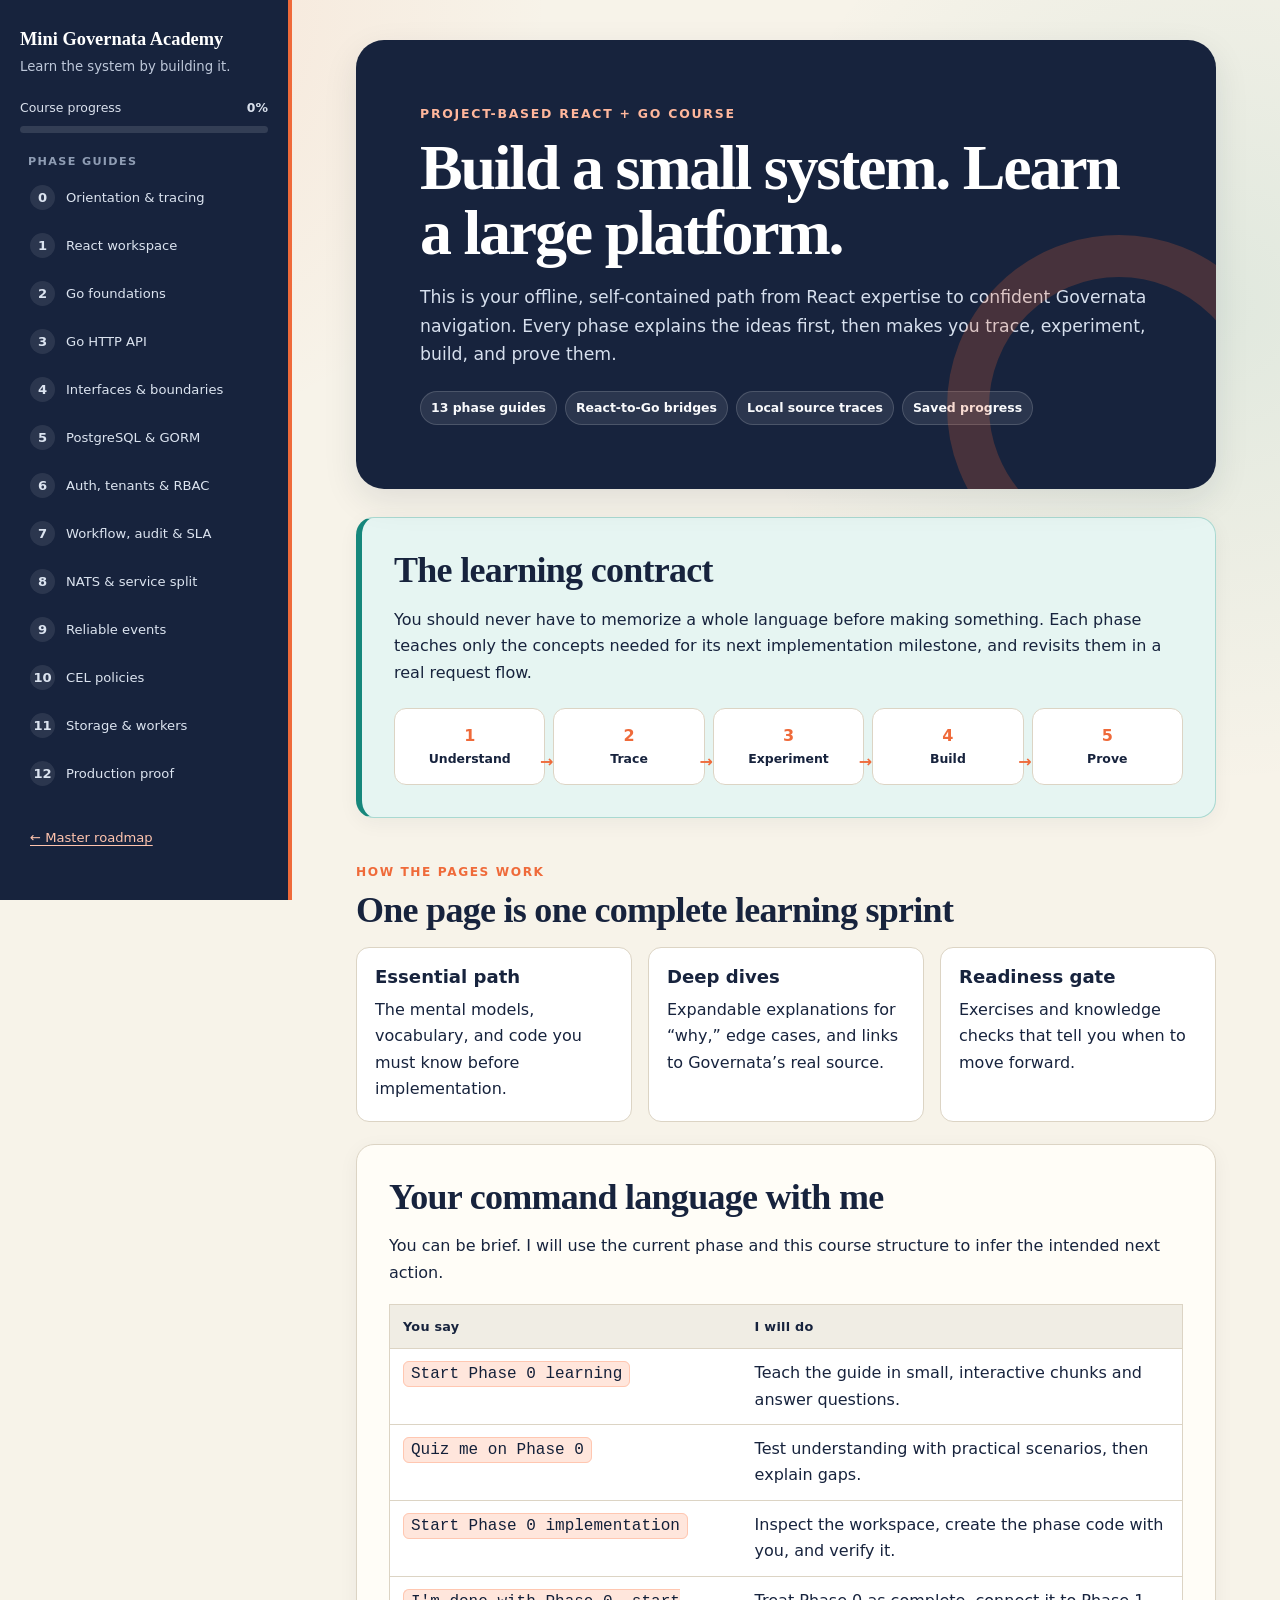
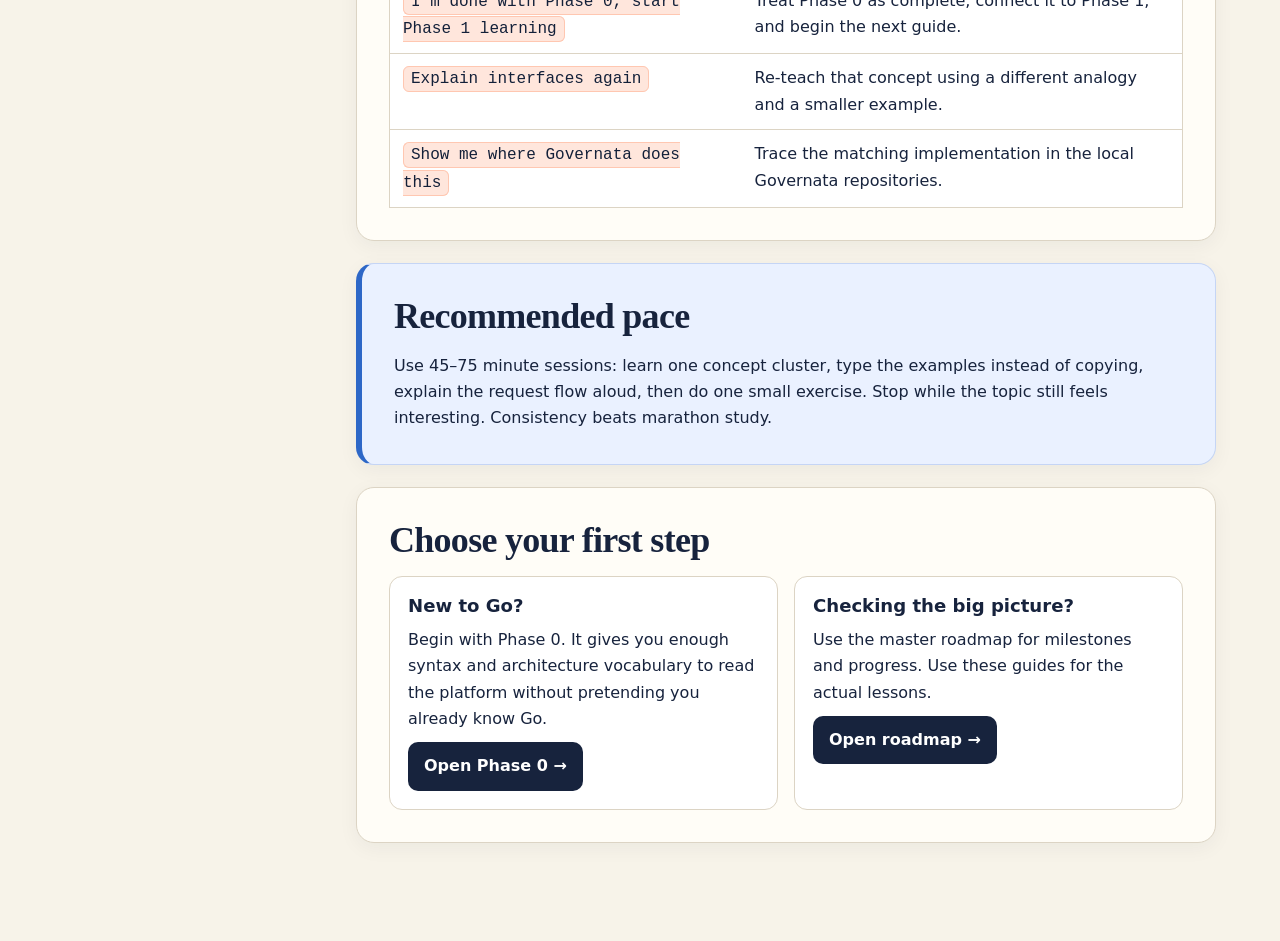
<file: mini-governata-course/index.html>
<!doctype html>
<html lang="en">
<head>
  <meta charset="utf-8">
  <meta name="viewport" content="width=device-width, initial-scale=1">
  <title>Mini Governata Academy — Complete Learning Course</title>
  <link rel="stylesheet" href="assets/course.css">
</head>
<body data-root=".">
  <div class="course-shell">
    <aside data-course-nav></aside>
    <main class="course-main">
      <article class="article">
        <header class="phase-hero">
          <p class="eyebrow">Project-based React + Go course</p>
          <h1>Build a small system. Learn a large platform.</h1>
          <p class="hero-lede">This is your offline, self-contained path from React expertise to confident Governata navigation. Every phase explains the ideas first, then makes you trace, experiment, build, and prove them.</p>
          <div class="hero-meta"><span class="pill">13 phase guides</span><span class="pill">React-to-Go bridges</span><span class="pill">Local source traces</span><span class="pill">Saved progress</span></div>
        </header>

        <section class="callout teal">
          <h2>The learning contract</h2>
          <p>You should never have to memorize a whole language before making something. Each phase teaches only the concepts needed for its next implementation milestone, and revisits them in a real request flow.</p>
          <div class="path" aria-label="Learning cycle">
            <div class="path-step"><b>1</b>Understand</div><div class="path-step"><b>2</b>Trace</div><div class="path-step"><b>3</b>Experiment</div><div class="path-step"><b>4</b>Build</div><div class="path-step"><b>5</b>Prove</div>
          </div>
        </section>

        <p class="section-label">How the pages work</p>
        <h2>One page is one complete learning sprint</h2>
        <div class="three-col">
          <div class="mini-card"><h3>Essential path</h3><p>The mental models, vocabulary, and code you must know before implementation.</p></div>
          <div class="mini-card"><h3>Deep dives</h3><p>Expandable explanations for “why,” edge cases, and links to Governata’s real source.</p></div>
          <div class="mini-card"><h3>Readiness gate</h3><p>Exercises and knowledge checks that tell you when to move forward.</p></div>
        </div>

        <section class="lesson">
          <h2>Your command language with me</h2>
          <p>You can be brief. I will use the current phase and this course structure to infer the intended next action.</p>
          <table>
            <thead><tr><th>You say</th><th>I will do</th></tr></thead>
            <tbody>
              <tr><td><span class="command">Start Phase 0 learning</span></td><td>Teach the guide in small, interactive chunks and answer questions.</td></tr>
              <tr><td><span class="command">Quiz me on Phase 0</span></td><td>Test understanding with practical scenarios, then explain gaps.</td></tr>
              <tr><td><span class="command">Start Phase 0 implementation</span></td><td>Inspect the workspace, create the phase code with you, and verify it.</td></tr>
              <tr><td><span class="command">I'm done with Phase 0, start Phase 1 learning</span></td><td>Treat Phase 0 as complete, connect it to Phase 1, and begin the next guide.</td></tr>
              <tr><td><span class="command">Explain interfaces again</span></td><td>Re-teach that concept using a different analogy and a smaller example.</td></tr>
              <tr><td><span class="command">Show me where Governata does this</span></td><td>Trace the matching implementation in the local Governata repositories.</td></tr>
            </tbody>
          </table>
        </section>

        <section class="callout blue">
          <h2>Recommended pace</h2>
          <p>Use 45–75 minute sessions: learn one concept cluster, type the examples instead of copying, explain the request flow aloud, then do one small exercise. Stop while the topic still feels interesting. Consistency beats marathon study.</p>
        </section>

        <section class="lesson">
          <h2>Choose your first step</h2>
          <div class="two-col">
            <div class="mini-card"><h3>New to Go?</h3><p>Begin with Phase 0. It gives you enough syntax and architecture vocabulary to read the platform without pretending you already know Go.</p><p><a class="phase-link" href="phase-00-orientation/index.html">Open Phase 0 →</a></p></div>
            <div class="mini-card"><h3>Checking the big picture?</h3><p>Use the master roadmap for milestones and progress. Use these guides for the actual lessons.</p><p><a class="phase-link" href="../mini-governata-learning-roadmap.html">Open roadmap →</a></p></div>
          </div>
        </section>
      </article>
    </main>
  </div>
  <script src="assets/course.js"></script>
</body>
</html>
</file>
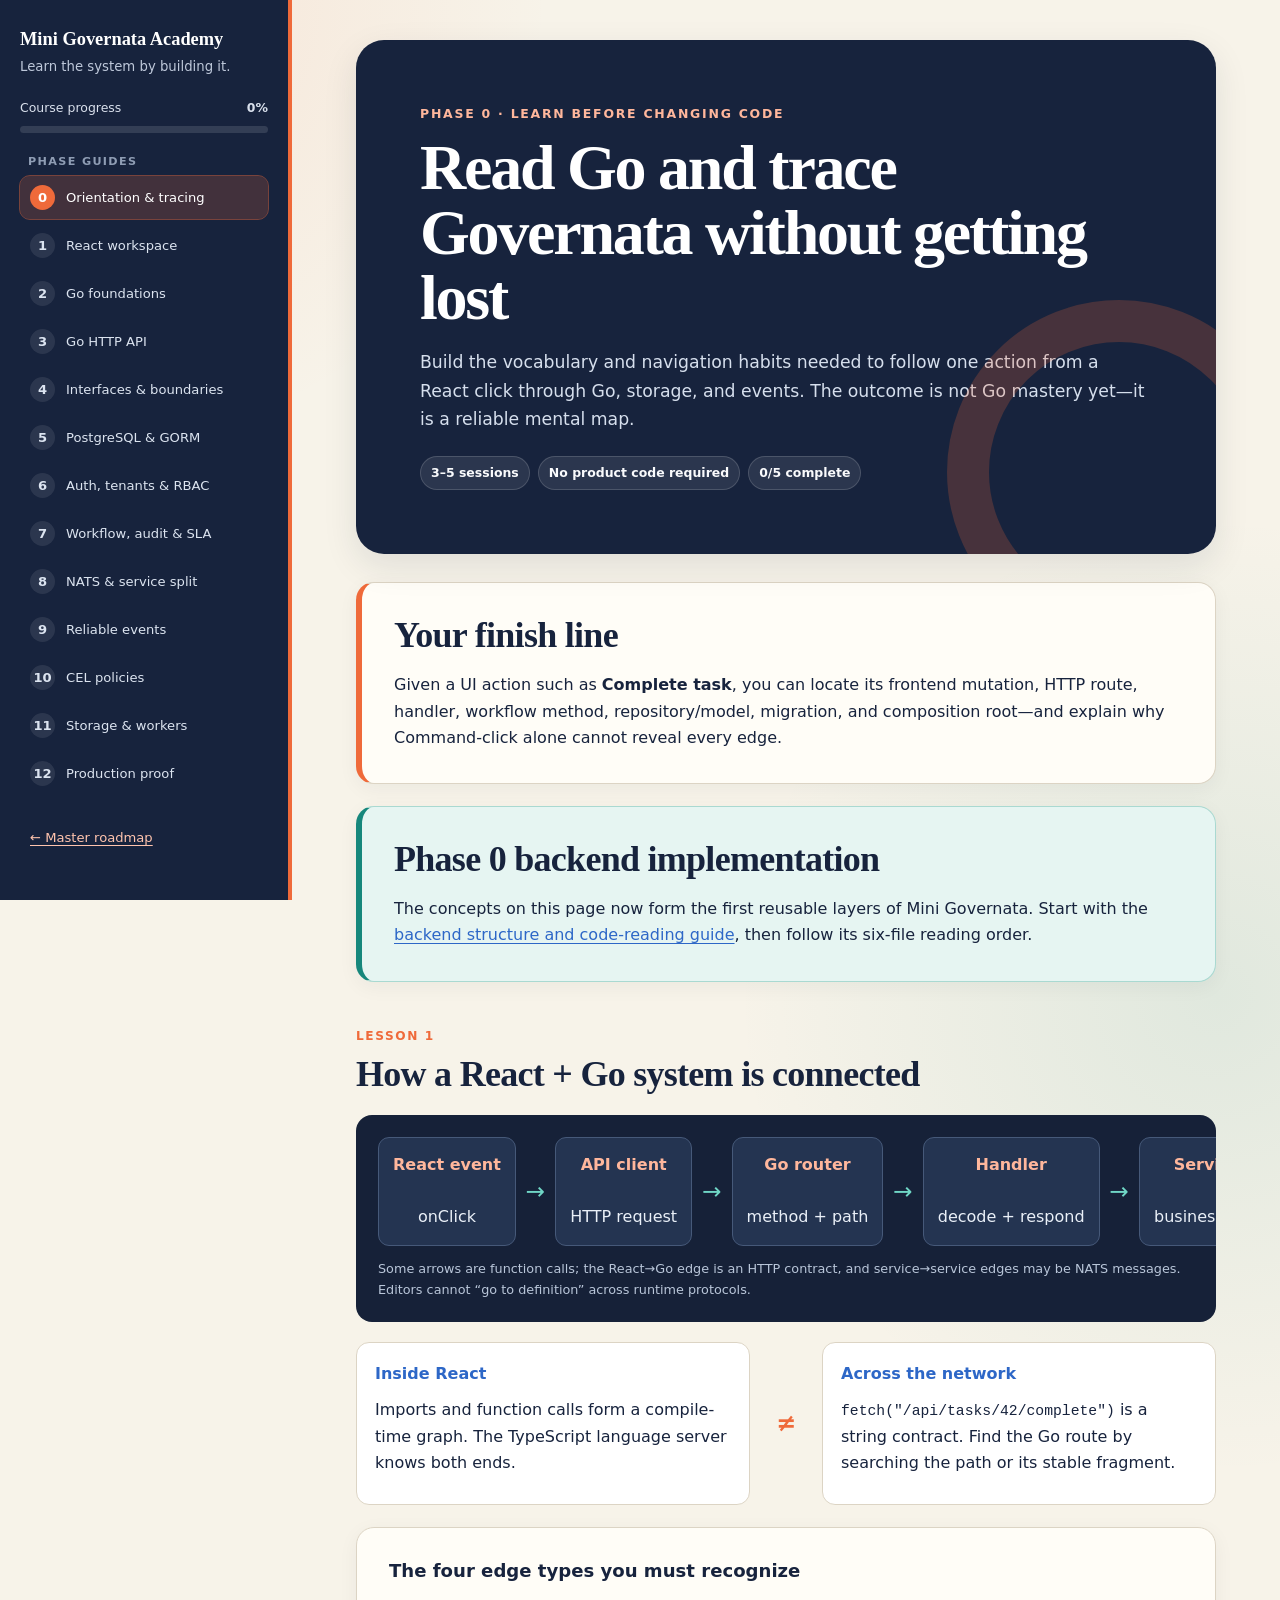
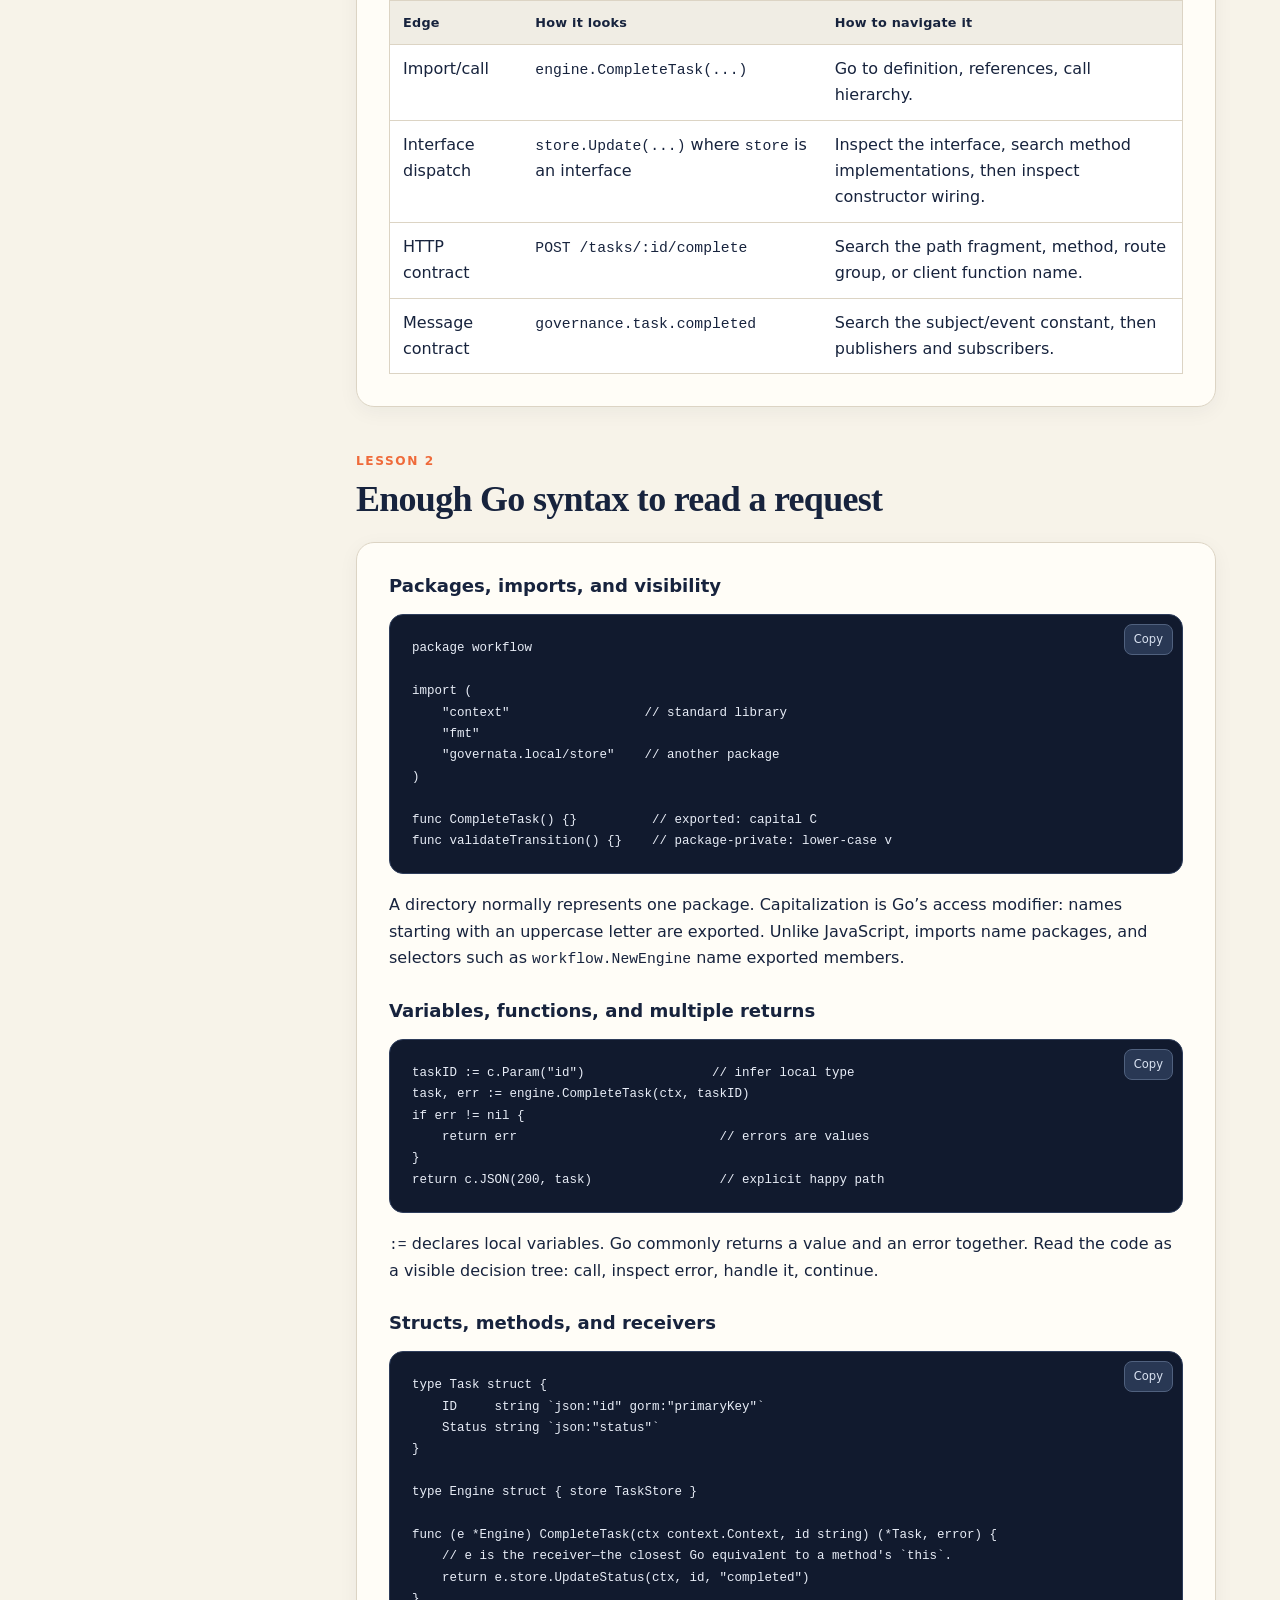
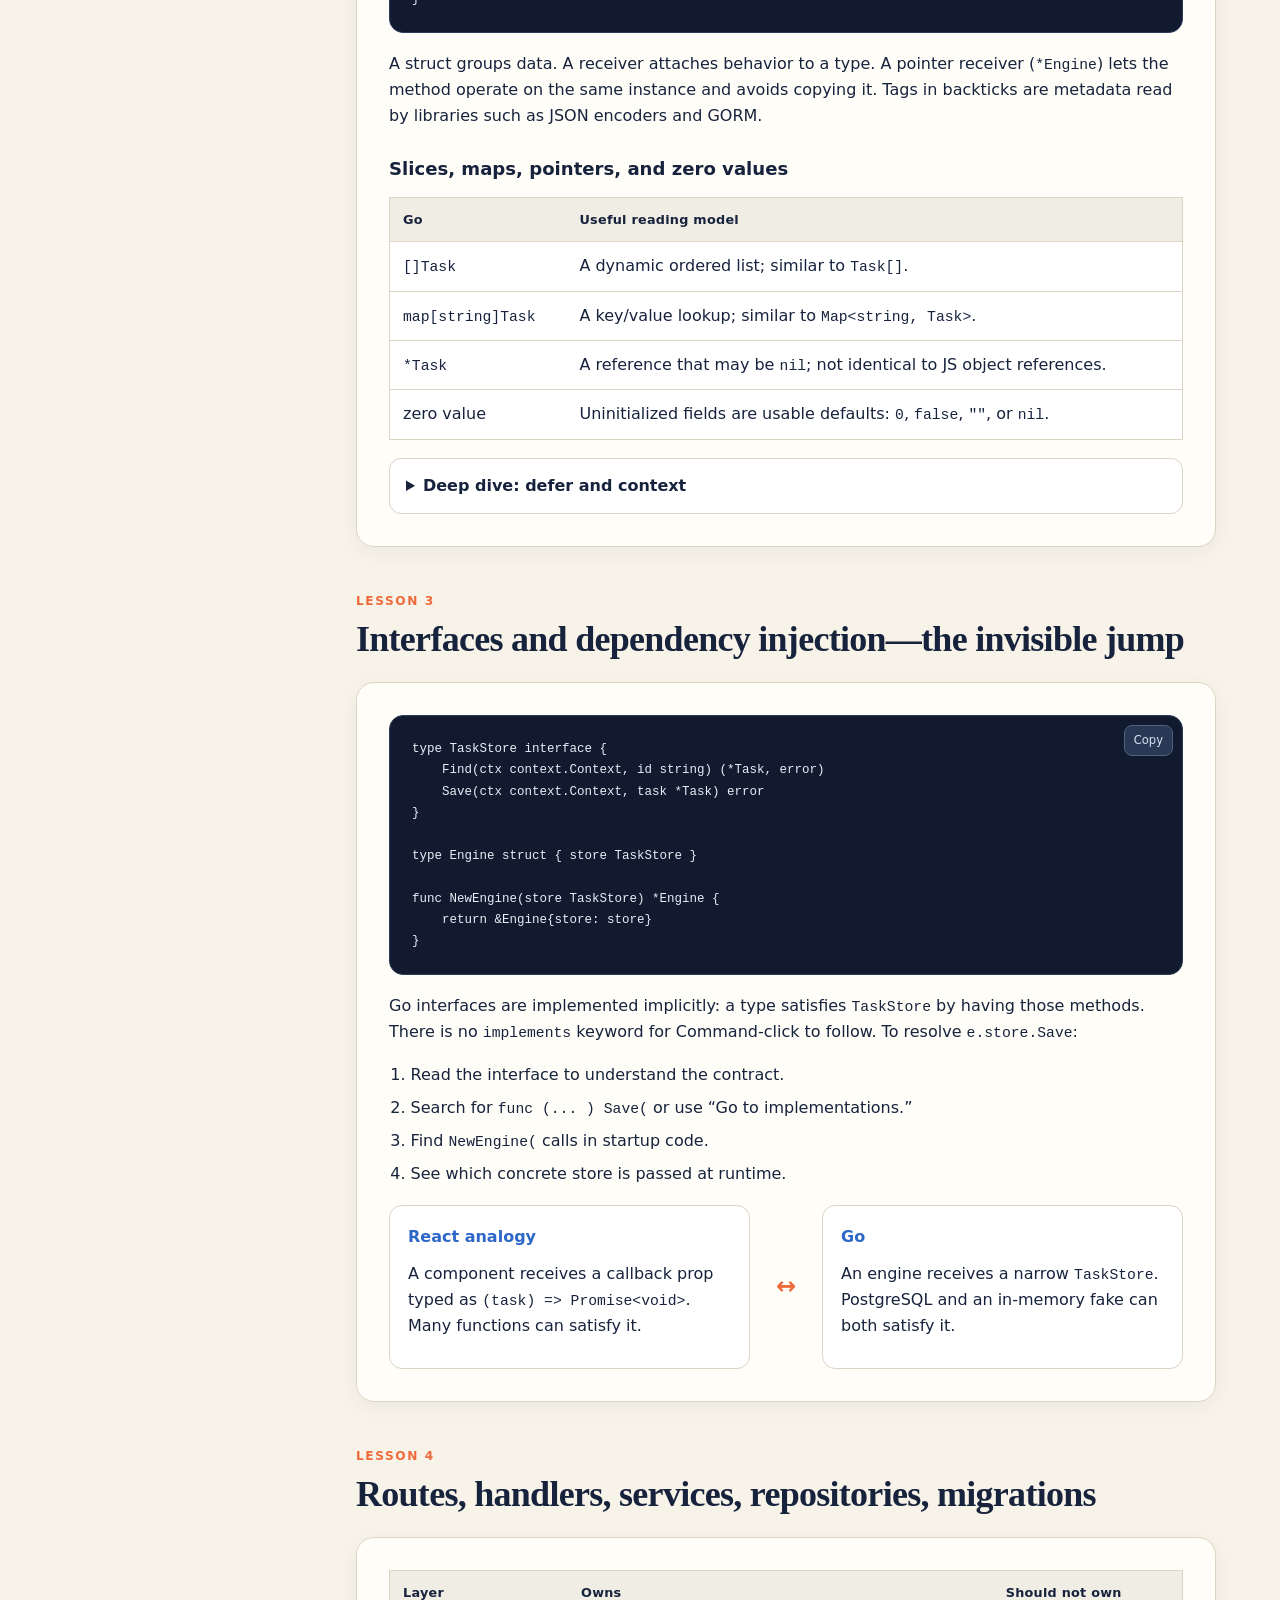
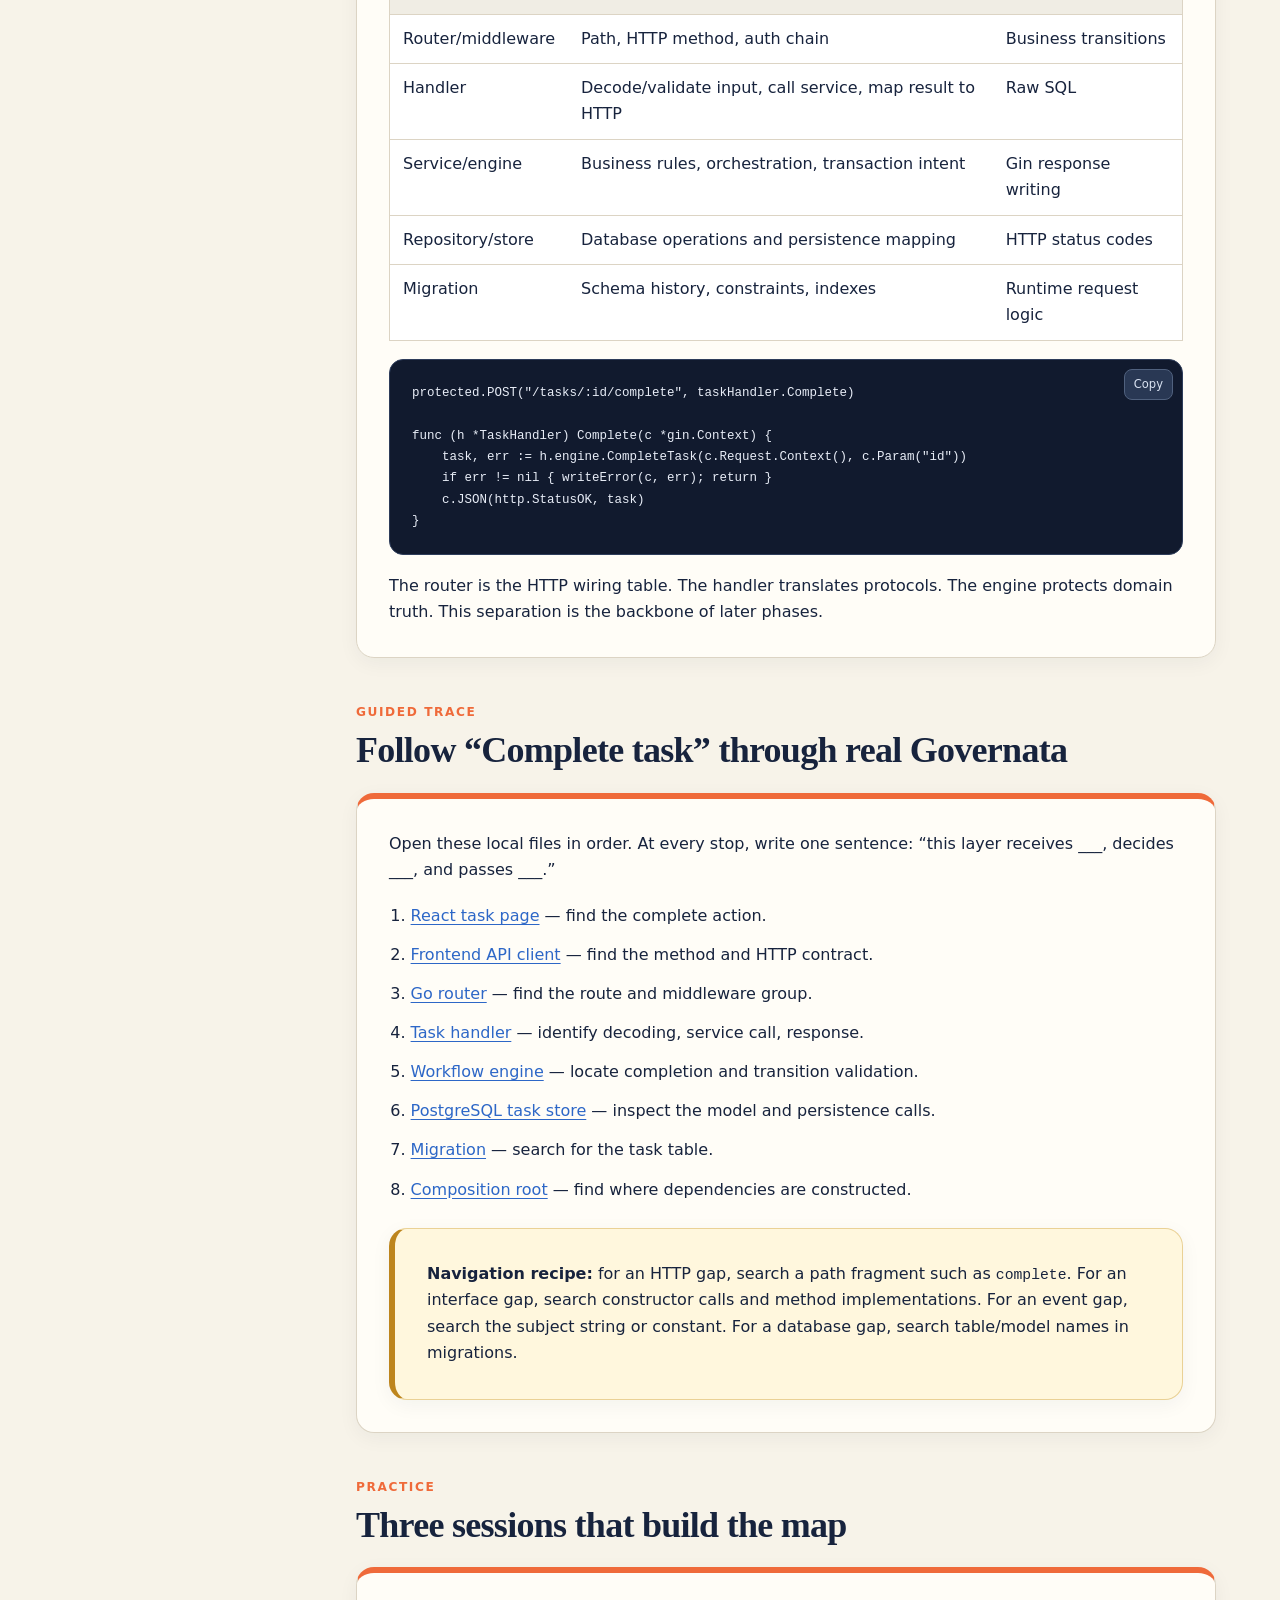
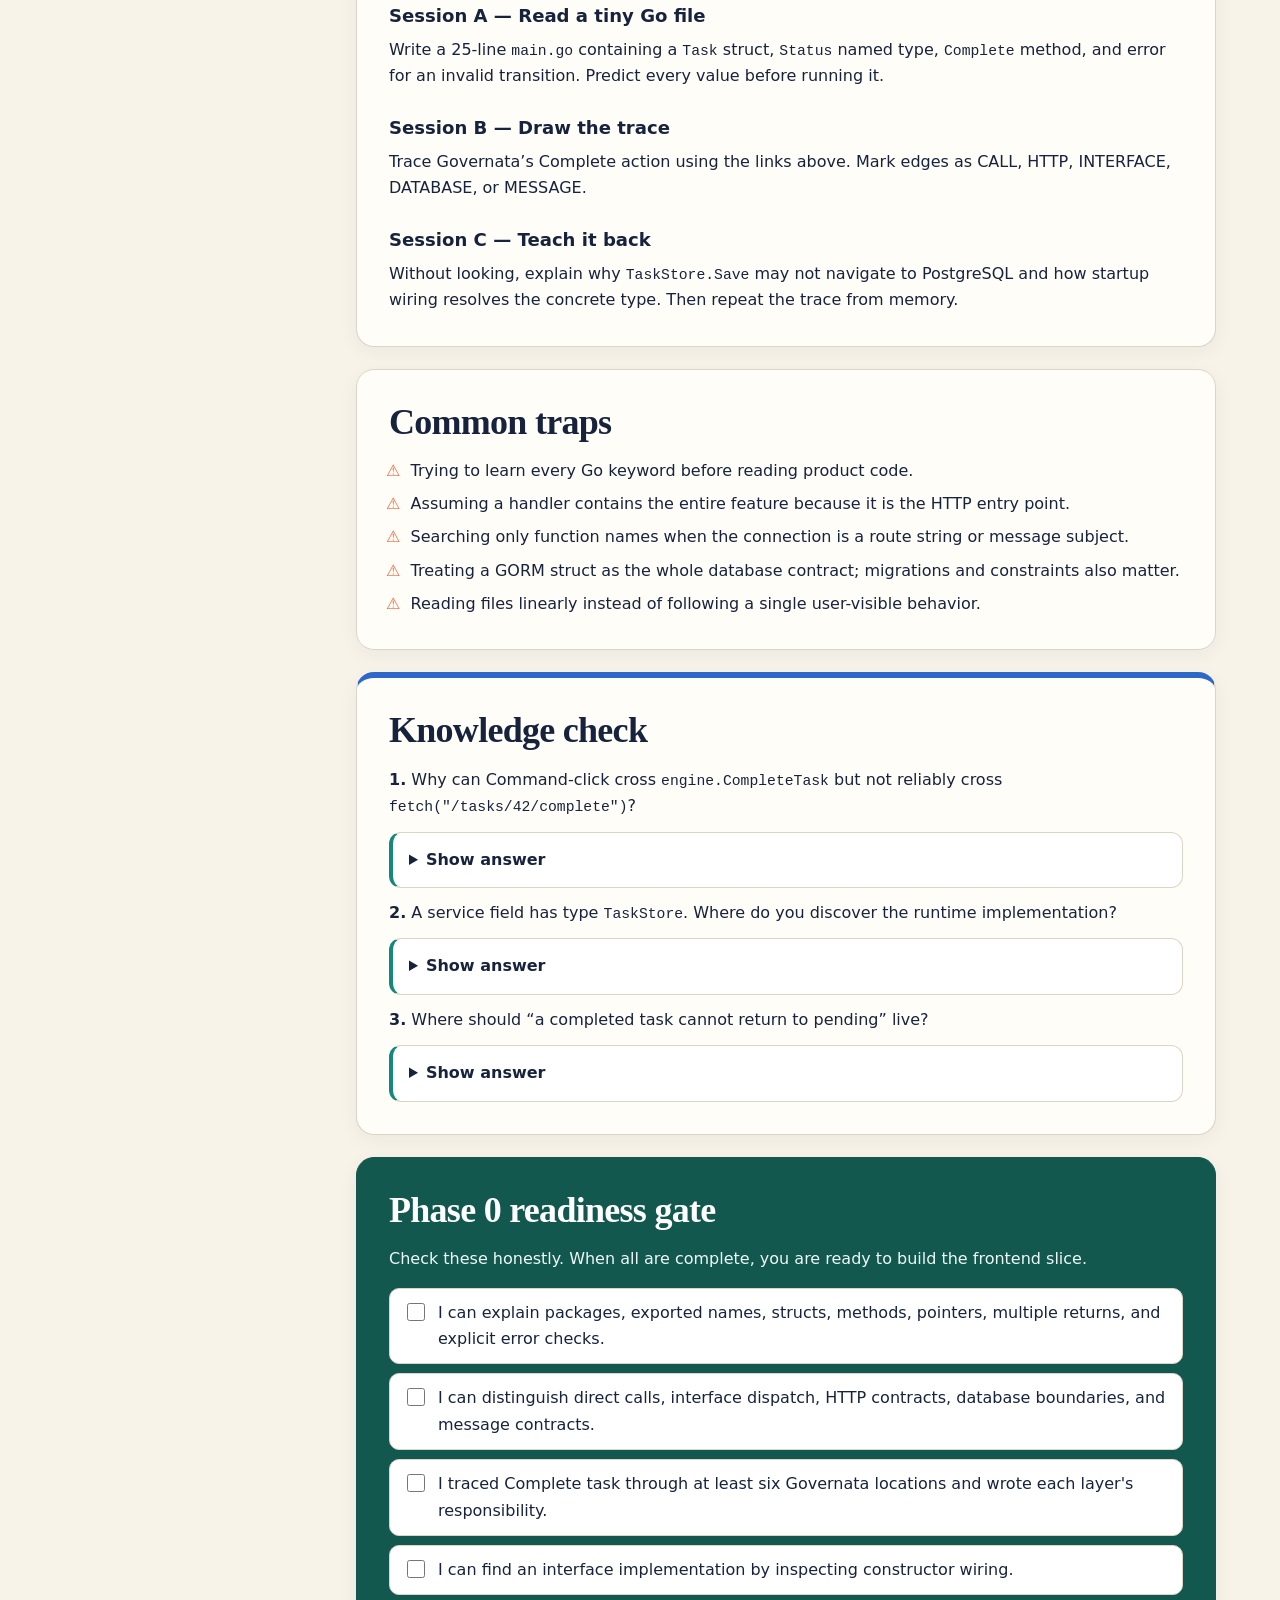
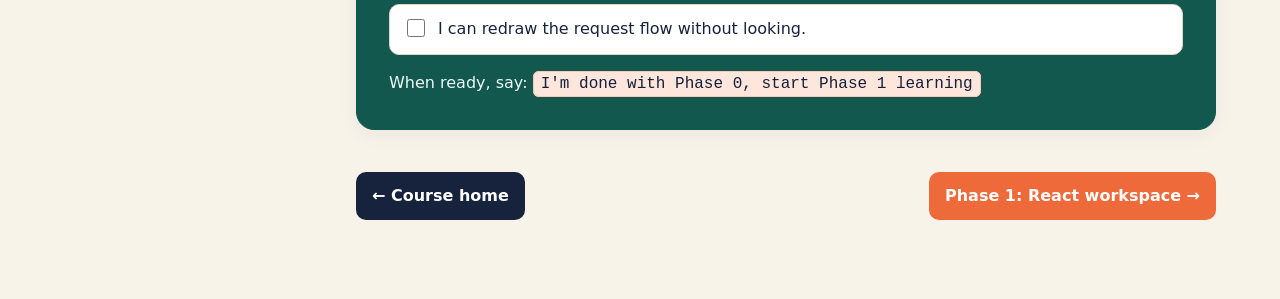
<file: mini-governata-course/phase-00-orientation/index.html>
<!doctype html><html lang="en"><head><meta charset="utf-8"><meta name="viewport" content="width=device-width,initial-scale=1"><title>Phase 0 — Orientation & Request Tracing</title><link rel="stylesheet" href="../assets/course.css"></head>
<body data-root=".." data-phase="0"><div class="course-shell"><aside data-course-nav></aside><main class="course-main"><article class="article">
<header class="phase-hero"><p class="eyebrow">Phase 0 · Learn before changing code</p><h1>Read Go and trace Governata without getting lost</h1><p class="hero-lede">Build the vocabulary and navigation habits needed to follow one action from a React click through Go, storage, and events. The outcome is not Go mastery yet—it is a reliable mental map.</p><div class="hero-meta"><span class="pill">3–5 sessions</span><span class="pill">No product code required</span><span class="pill" data-phase-progress>Start when ready</span></div></header>

<section class="callout"><h2>Your finish line</h2><p>Given a UI action such as <strong>Complete task</strong>, you can locate its frontend mutation, HTTP route, handler, workflow method, repository/model, migration, and composition root—and explain why Command-click alone cannot reveal every edge.</p></section>
<section class="callout teal"><h2>Phase 0 backend implementation</h2><p>The concepts on this page now form the first reusable layers of Mini Governata. Start with the <a href="../../backend/README.md">backend structure and code-reading guide</a>, then follow its six-file reading order.</p></section>

<p class="section-label">Lesson 1</p><h2>How a React + Go system is connected</h2>
<div class="diagram"><div class="flow"><div class="flow-node"><strong>React event</strong><br>onClick</div><div class="flow-arrow">→</div><div class="flow-node"><strong>API client</strong><br>HTTP request</div><div class="flow-arrow">→</div><div class="flow-node"><strong>Go router</strong><br>method + path</div><div class="flow-arrow">→</div><div class="flow-node"><strong>Handler</strong><br>decode + respond</div><div class="flow-arrow">→</div><div class="flow-node"><strong>Service</strong><br>business rule</div><div class="flow-arrow">→</div><div class="flow-node"><strong>Repository</strong><br>persist</div></div><p class="diagram-caption">Some arrows are function calls; the React→Go edge is an HTTP contract, and service→service edges may be NATS messages. Editors cannot “go to definition” across runtime protocols.</p></div>
<div class="react-bridge"><div class="bridge-side"><h4>Inside React</h4><p>Imports and function calls form a compile-time graph. The TypeScript language server knows both ends.</p></div><div class="bridge-arrow">≠</div><div class="bridge-side"><h4>Across the network</h4><p><code>fetch("/api/tasks/42/complete")</code> is a string contract. Find the Go route by searching the path or its stable fragment.</p></div></div>

<section class="lesson"><h3>The four edge types you must recognize</h3><table><thead><tr><th>Edge</th><th>How it looks</th><th>How to navigate it</th></tr></thead><tbody>
<tr><td>Import/call</td><td><code>engine.CompleteTask(...)</code></td><td>Go to definition, references, call hierarchy.</td></tr>
<tr><td>Interface dispatch</td><td><code>store.Update(...)</code> where <code>store</code> is an interface</td><td>Inspect the interface, search method implementations, then inspect constructor wiring.</td></tr>
<tr><td>HTTP contract</td><td><code>POST /tasks/:id/complete</code></td><td>Search the path fragment, method, route group, or client function name.</td></tr>
<tr><td>Message contract</td><td><code>governance.task.completed</code></td><td>Search the subject/event constant, then publishers and subscribers.</td></tr>
</tbody></table></section>

<p class="section-label">Lesson 2</p><h2>Enough Go syntax to read a request</h2>
<section class="lesson"><h3>Packages, imports, and visibility</h3><pre><code>package workflow

import (
    "context"                  // standard library
    "fmt"
    "governata.local/store"    // another package
)

func CompleteTask() {}          // exported: capital C
func validateTransition() {}    // package-private: lower-case v</code></pre><p>A directory normally represents one package. Capitalization is Go’s access modifier: names starting with an uppercase letter are exported. Unlike JavaScript, imports name packages, and selectors such as <code>workflow.NewEngine</code> name exported members.</p>

<h3>Variables, functions, and multiple returns</h3><pre><code>taskID := c.Param("id")                 // infer local type
task, err := engine.CompleteTask(ctx, taskID)
if err != nil {
    return err                           // errors are values
}
return c.JSON(200, task)                 // explicit happy path</code></pre><p><code>:=</code> declares local variables. Go commonly returns a value and an error together. Read the code as a visible decision tree: call, inspect error, handle it, continue.</p>

<h3>Structs, methods, and receivers</h3><pre><code>type Task struct {
    ID     string `json:"id" gorm:"primaryKey"`
    Status string `json:"status"`
}

type Engine struct { store TaskStore }

func (e *Engine) CompleteTask(ctx context.Context, id string) (*Task, error) {
    // e is the receiver—the closest Go equivalent to a method's `this`.
    return e.store.UpdateStatus(ctx, id, "completed")
}</code></pre><p>A struct groups data. A receiver attaches behavior to a type. A pointer receiver (<code>*Engine</code>) lets the method operate on the same instance and avoids copying it. Tags in backticks are metadata read by libraries such as JSON encoders and GORM.</p>

<h3>Slices, maps, pointers, and zero values</h3><table><thead><tr><th>Go</th><th>Useful reading model</th></tr></thead><tbody><tr><td><code>[]Task</code></td><td>A dynamic ordered list; similar to <code>Task[]</code>.</td></tr><tr><td><code>map[string]Task</code></td><td>A key/value lookup; similar to <code>Map&lt;string, Task&gt;</code>.</td></tr><tr><td><code>*Task</code></td><td>A reference that may be <code>nil</code>; not identical to JS object references.</td></tr><tr><td>zero value</td><td>Uninitialized fields are usable defaults: <code>0</code>, <code>false</code>, <code>""</code>, or <code>nil</code>.</td></tr></tbody></table>

<details class="deep-dive"><summary>Deep dive: defer and context</summary><div><p><code>defer cleanup()</code> schedules cleanup when the surrounding function returns; common uses are closing rows, spans, or files. <code>context.Context</code> carries cancellation, deadlines, and request-scoped values across a call chain. Put it first in function parameters and do not store it in a long-lived struct.</p><pre><code>rows, err := db.QueryContext(ctx, query)
if err != nil { return err }
defer rows.Close()</code></pre></div></details></section>

<p class="section-label">Lesson 3</p><h2>Interfaces and dependency injection—the invisible jump</h2>
<section class="lesson"><pre><code>type TaskStore interface {
    Find(ctx context.Context, id string) (*Task, error)
    Save(ctx context.Context, task *Task) error
}

type Engine struct { store TaskStore }

func NewEngine(store TaskStore) *Engine {
    return &amp;Engine{store: store}
}</code></pre><p>Go interfaces are implemented implicitly: a type satisfies <code>TaskStore</code> by having those methods. There is no <code>implements</code> keyword for Command-click to follow. To resolve <code>e.store.Save</code>:</p><ol><li>Read the interface to understand the contract.</li><li>Search for <code>func (... ) Save(</code> or use “Go to implementations.”</li><li>Find <code>NewEngine(</code> calls in startup code.</li><li>See which concrete store is passed at runtime.</li></ol>
<div class="react-bridge"><div class="bridge-side"><h4>React analogy</h4><p>A component receives a callback prop typed as <code>(task) =&gt; Promise&lt;void&gt;</code>. Many functions can satisfy it.</p></div><div class="bridge-arrow">↔</div><div class="bridge-side"><h4>Go</h4><p>An engine receives a narrow <code>TaskStore</code>. PostgreSQL and an in-memory fake can both satisfy it.</p></div></div></section>

<p class="section-label">Lesson 4</p><h2>Routes, handlers, services, repositories, migrations</h2>
<section class="lesson"><table><thead><tr><th>Layer</th><th>Owns</th><th>Should not own</th></tr></thead><tbody>
<tr><td>Router/middleware</td><td>Path, HTTP method, auth chain</td><td>Business transitions</td></tr><tr><td>Handler</td><td>Decode/validate input, call service, map result to HTTP</td><td>Raw SQL</td></tr><tr><td>Service/engine</td><td>Business rules, orchestration, transaction intent</td><td>Gin response writing</td></tr><tr><td>Repository/store</td><td>Database operations and persistence mapping</td><td>HTTP status codes</td></tr><tr><td>Migration</td><td>Schema history, constraints, indexes</td><td>Runtime request logic</td></tr></tbody></table>
<pre><code>protected.POST("/tasks/:id/complete", taskHandler.Complete)

func (h *TaskHandler) Complete(c *gin.Context) {
    task, err := h.engine.CompleteTask(c.Request.Context(), c.Param("id"))
    if err != nil { writeError(c, err); return }
    c.JSON(http.StatusOK, task)
}</code></pre><p>The router is the HTTP wiring table. The handler translates protocols. The engine protects domain truth. This separation is the backbone of later phases.</p></section>

<p class="section-label">Guided trace</p><h2>Follow “Complete task” through real Governata</h2>
<section class="lab"><p>Open these local files in order. At every stop, write one sentence: “this layer receives ___, decides ___, and passes ___.”</p><ol>
<li><a class="file-link" href="/Users/hcsingh/work/rehearsal/governata-governance-module/modules/governance/frontend/src/pages/TasksPage.tsx">React task page</a> — find the complete action.</li>
<li><a class="file-link" href="/Users/hcsingh/work/rehearsal/governata-governance-module/modules/governance/frontend/src/api/governance.ts">Frontend API client</a> — find the method and HTTP contract.</li>
<li><a class="file-link" href="/Users/hcsingh/work/rehearsal/governata-governance-module/modules/governance/backend/pkg/governance/api/router.go">Go router</a> — find the route and middleware group.</li>
<li><a class="file-link" href="/Users/hcsingh/work/rehearsal/governata-governance-module/modules/governance/backend/pkg/governance/api/handlers/tasks.go">Task handler</a> — identify decoding, service call, response.</li>
<li><a class="file-link" href="/Users/hcsingh/work/rehearsal/governata-governance-module/modules/governance/backend/pkg/governance/workflow/engine.go">Workflow engine</a> — locate completion and transition validation.</li>
<li><a class="file-link" href="/Users/hcsingh/work/rehearsal/governata-governance-module/modules/governance/backend/pkg/governance/store/pg/tasks.go">PostgreSQL task store</a> — inspect the model and persistence calls.</li>
<li><a class="file-link" href="/Users/hcsingh/work/rehearsal/governata-governance-module/modules/governance/backend/migrations/001_schema.up.sql">Migration</a> — search for the task table.</li>
<li><a class="file-link" href="/Users/hcsingh/work/rehearsal/governata-governance-module/modules/governance/backend/cmd/governance/main.go">Composition root</a> — find where dependencies are constructed.</li>
</ol><div class="callout warning"><strong>Navigation recipe:</strong> for an HTTP gap, search a path fragment such as <code>complete</code>. For an interface gap, search constructor calls and method implementations. For an event gap, search the subject string or constant. For a database gap, search table/model names in migrations.</div></section>

<p class="section-label">Practice</p><h2>Three sessions that build the map</h2>
<section class="lab"><h3>Session A — Read a tiny Go file</h3><p>Write a 25-line <code>main.go</code> containing a <code>Task</code> struct, <code>Status</code> named type, <code>Complete</code> method, and error for an invalid transition. Predict every value before running it.</p><h3>Session B — Draw the trace</h3><p>Trace Governata’s Complete action using the links above. Mark edges as CALL, HTTP, INTERFACE, DATABASE, or MESSAGE.</p><h3>Session C — Teach it back</h3><p>Without looking, explain why <code>TaskStore.Save</code> may not navigate to PostgreSQL and how startup wiring resolves the concrete type. Then repeat the trace from memory.</p></section>

<section class="lesson"><h2>Common traps</h2><ul class="mistakes"><li>Trying to learn every Go keyword before reading product code.</li><li>Assuming a handler contains the entire feature because it is the HTTP entry point.</li><li>Searching only function names when the connection is a route string or message subject.</li><li>Treating a GORM struct as the whole database contract; migrations and constraints also matter.</li><li>Reading files linearly instead of following a single user-visible behavior.</li></ul></section>

<section class="quiz"><h2>Knowledge check</h2><p><strong>1.</strong> Why can Command-click cross <code>engine.CompleteTask</code> but not reliably cross <code>fetch("/tasks/42/complete")</code>?</p><details class="answer"><summary>Show answer</summary><div>The first is a symbol in the compiled import/type graph. The second is a runtime string contract between processes; connect it by searching the HTTP method and path.</div></details><p><strong>2.</strong> A service field has type <code>TaskStore</code>. Where do you discover the runtime implementation?</p><details class="answer"><summary>Show answer</summary><div>Inspect types implementing the interface, then find the constructor call in the composition root/startup code to see which concrete value is injected.</div></details><p><strong>3.</strong> Where should “a completed task cannot return to pending” live?</p><details class="answer"><summary>Show answer</summary><div>In the domain service/workflow engine so every transport and caller shares the same invariant. The UI may also guide users, but it is not the authority.</div></details></section>

<section class="readiness"><h2>Phase 0 readiness gate</h2><p>Check these honestly. When all are complete, you are ready to build the frontend slice.</p><div class="checklist"><label class="check-item"><input type="checkbox" data-check="p0-1"><span>I can explain packages, exported names, structs, methods, pointers, multiple returns, and explicit error checks.</span></label><label class="check-item"><input type="checkbox" data-check="p0-2"><span>I can distinguish direct calls, interface dispatch, HTTP contracts, database boundaries, and message contracts.</span></label><label class="check-item"><input type="checkbox" data-check="p0-3"><span>I traced Complete task through at least six Governata locations and wrote each layer's responsibility.</span></label><label class="check-item"><input type="checkbox" data-check="p0-4"><span>I can find an interface implementation by inspecting constructor wiring.</span></label><label class="check-item"><input type="checkbox" data-check="p0-5"><span>I can redraw the request flow without looking.</span></label></div><p>When ready, say: <span class="command">I'm done with Phase 0, start Phase 1 learning</span></p></section>
<footer class="phase-footer"><a class="phase-link" href="../index.html">← Course home</a><a class="phase-link next" href="../phase-01-frontend/index.html">Phase 1: React workspace →</a></footer>
</article></main></div><script src="../assets/course.js"></script></body></html>
</file>
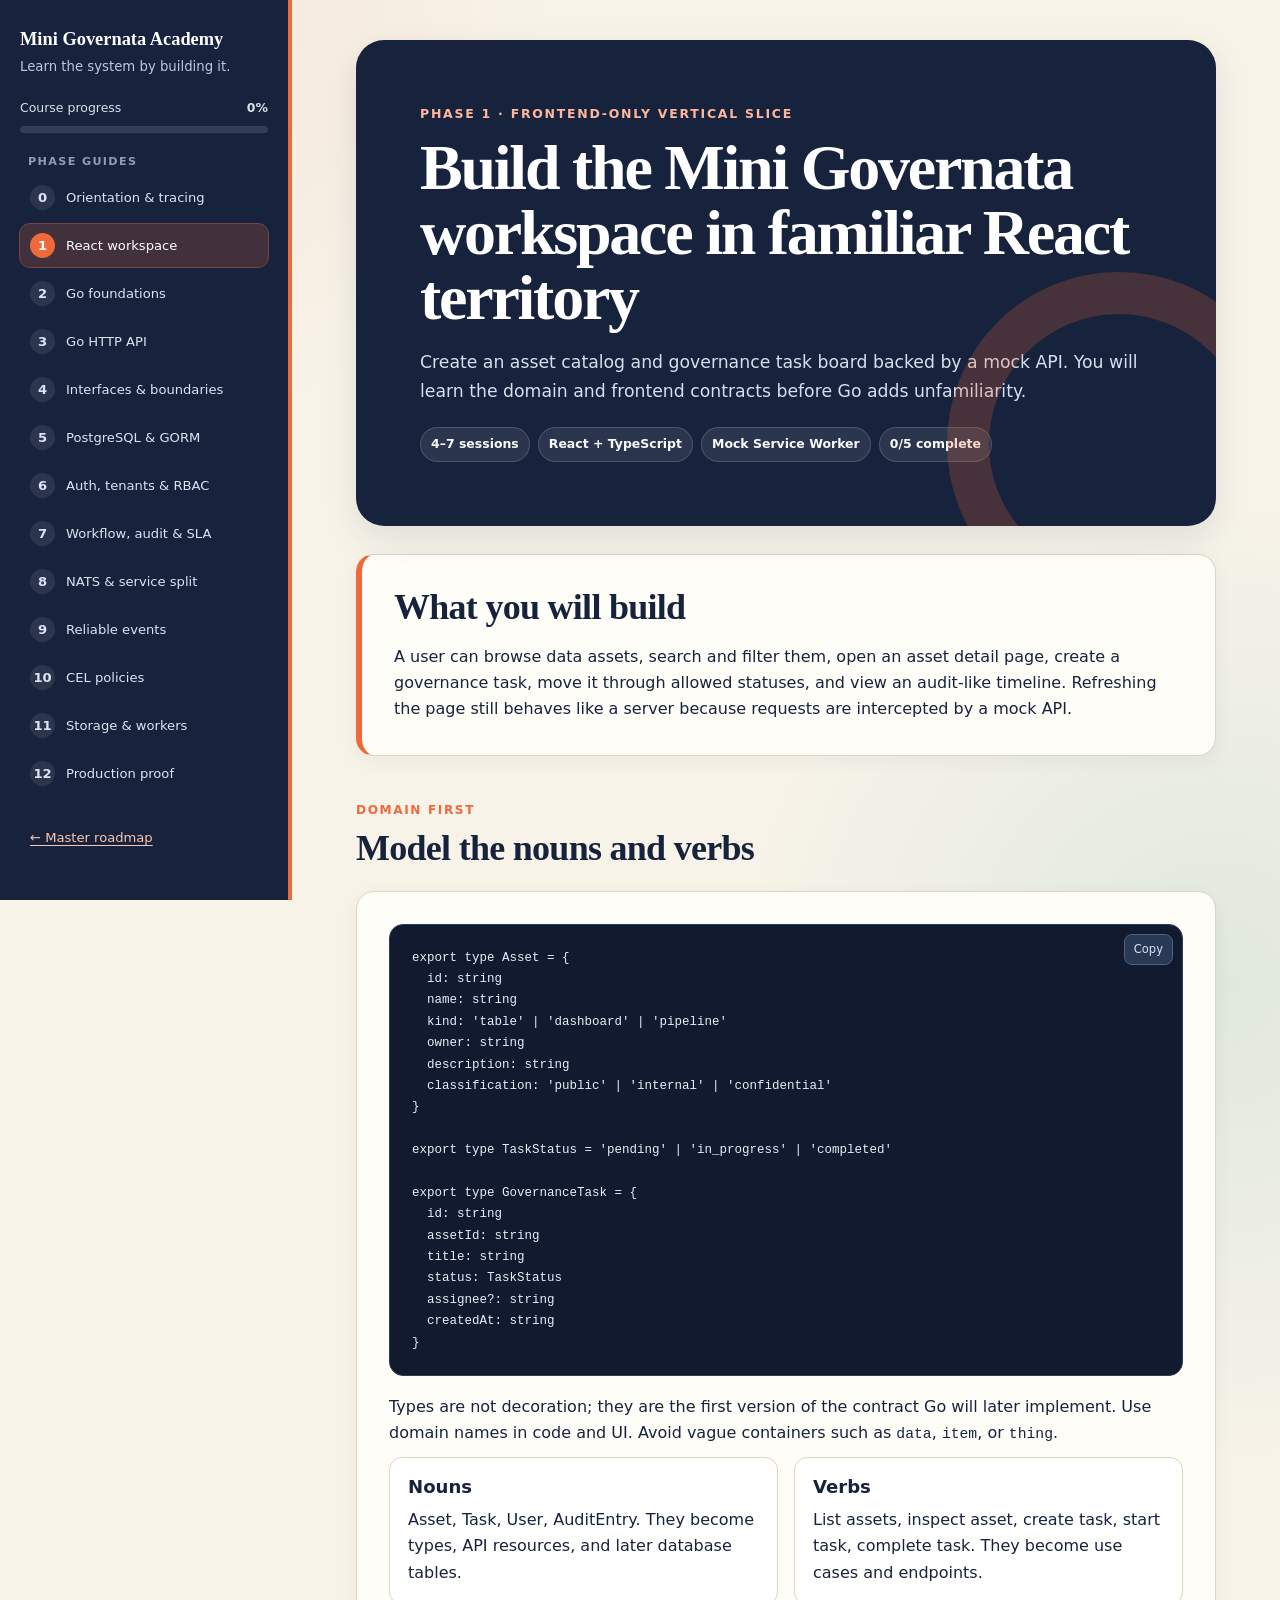
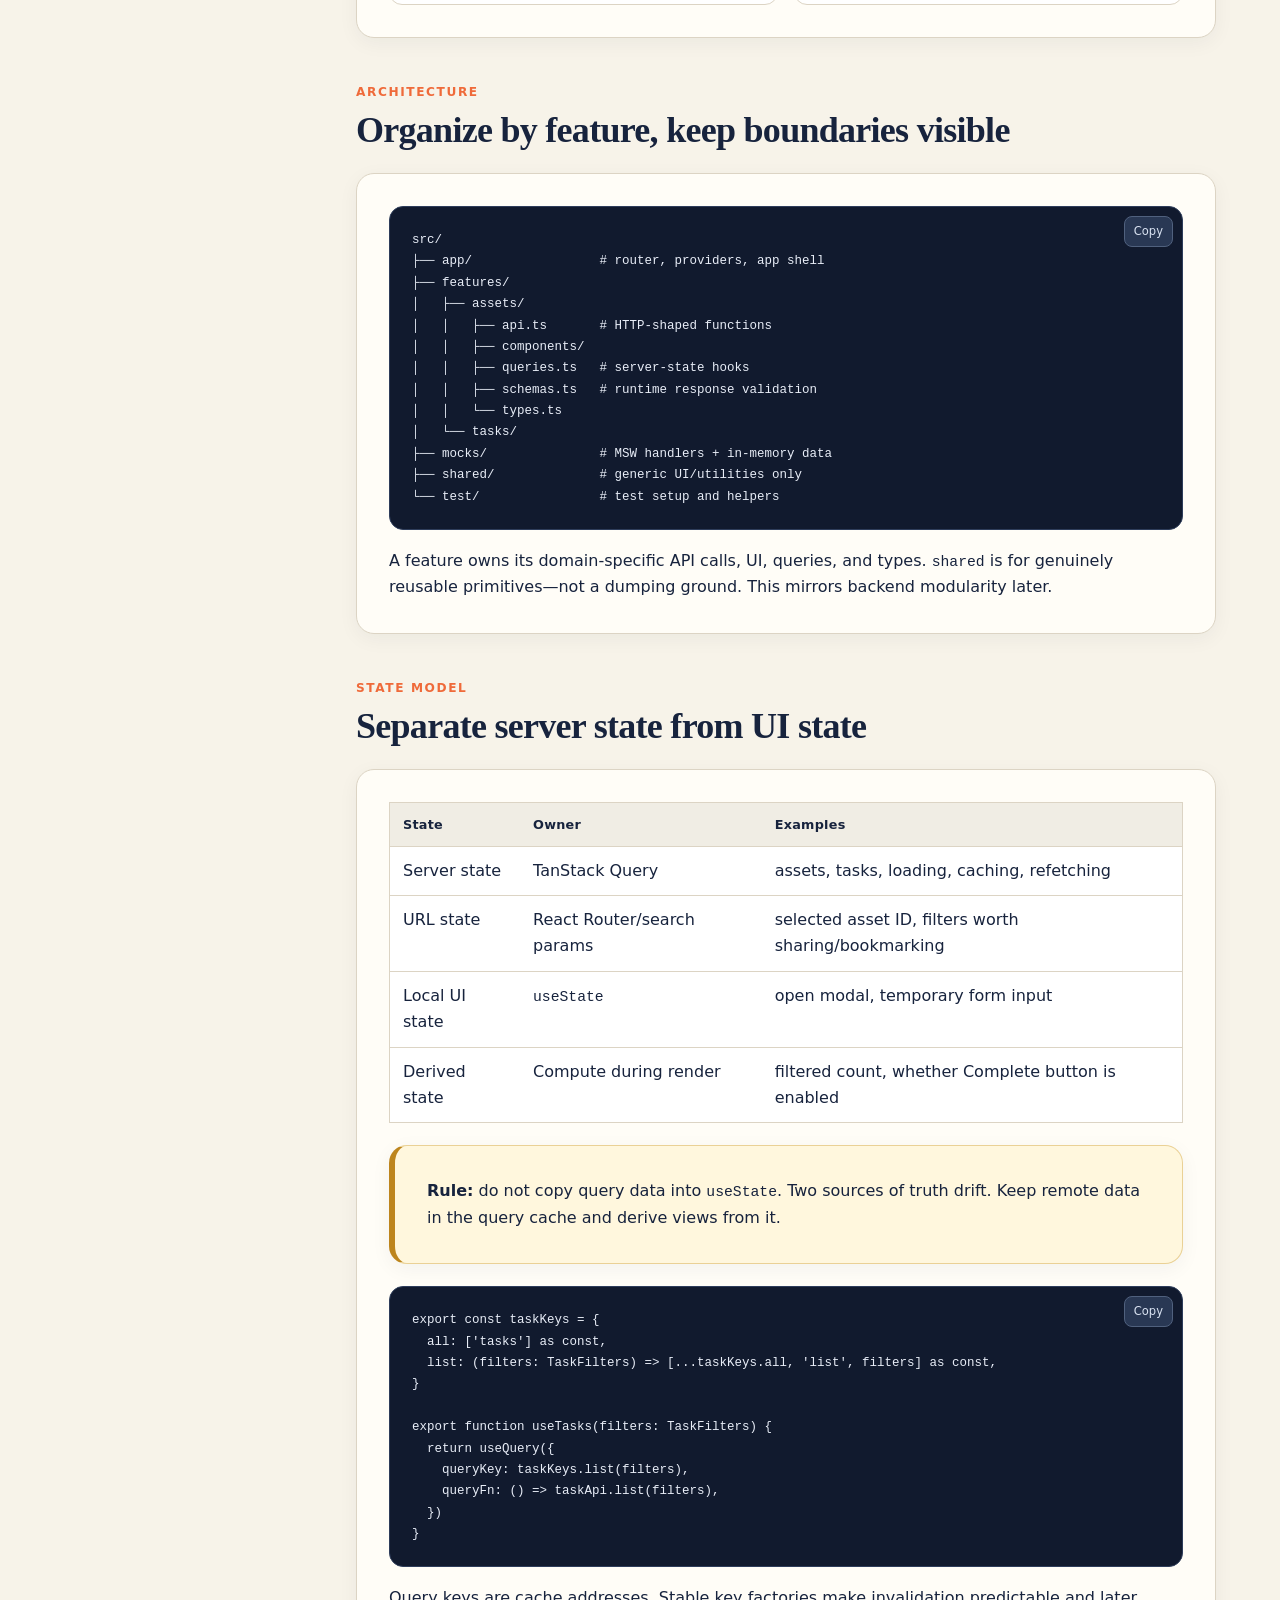
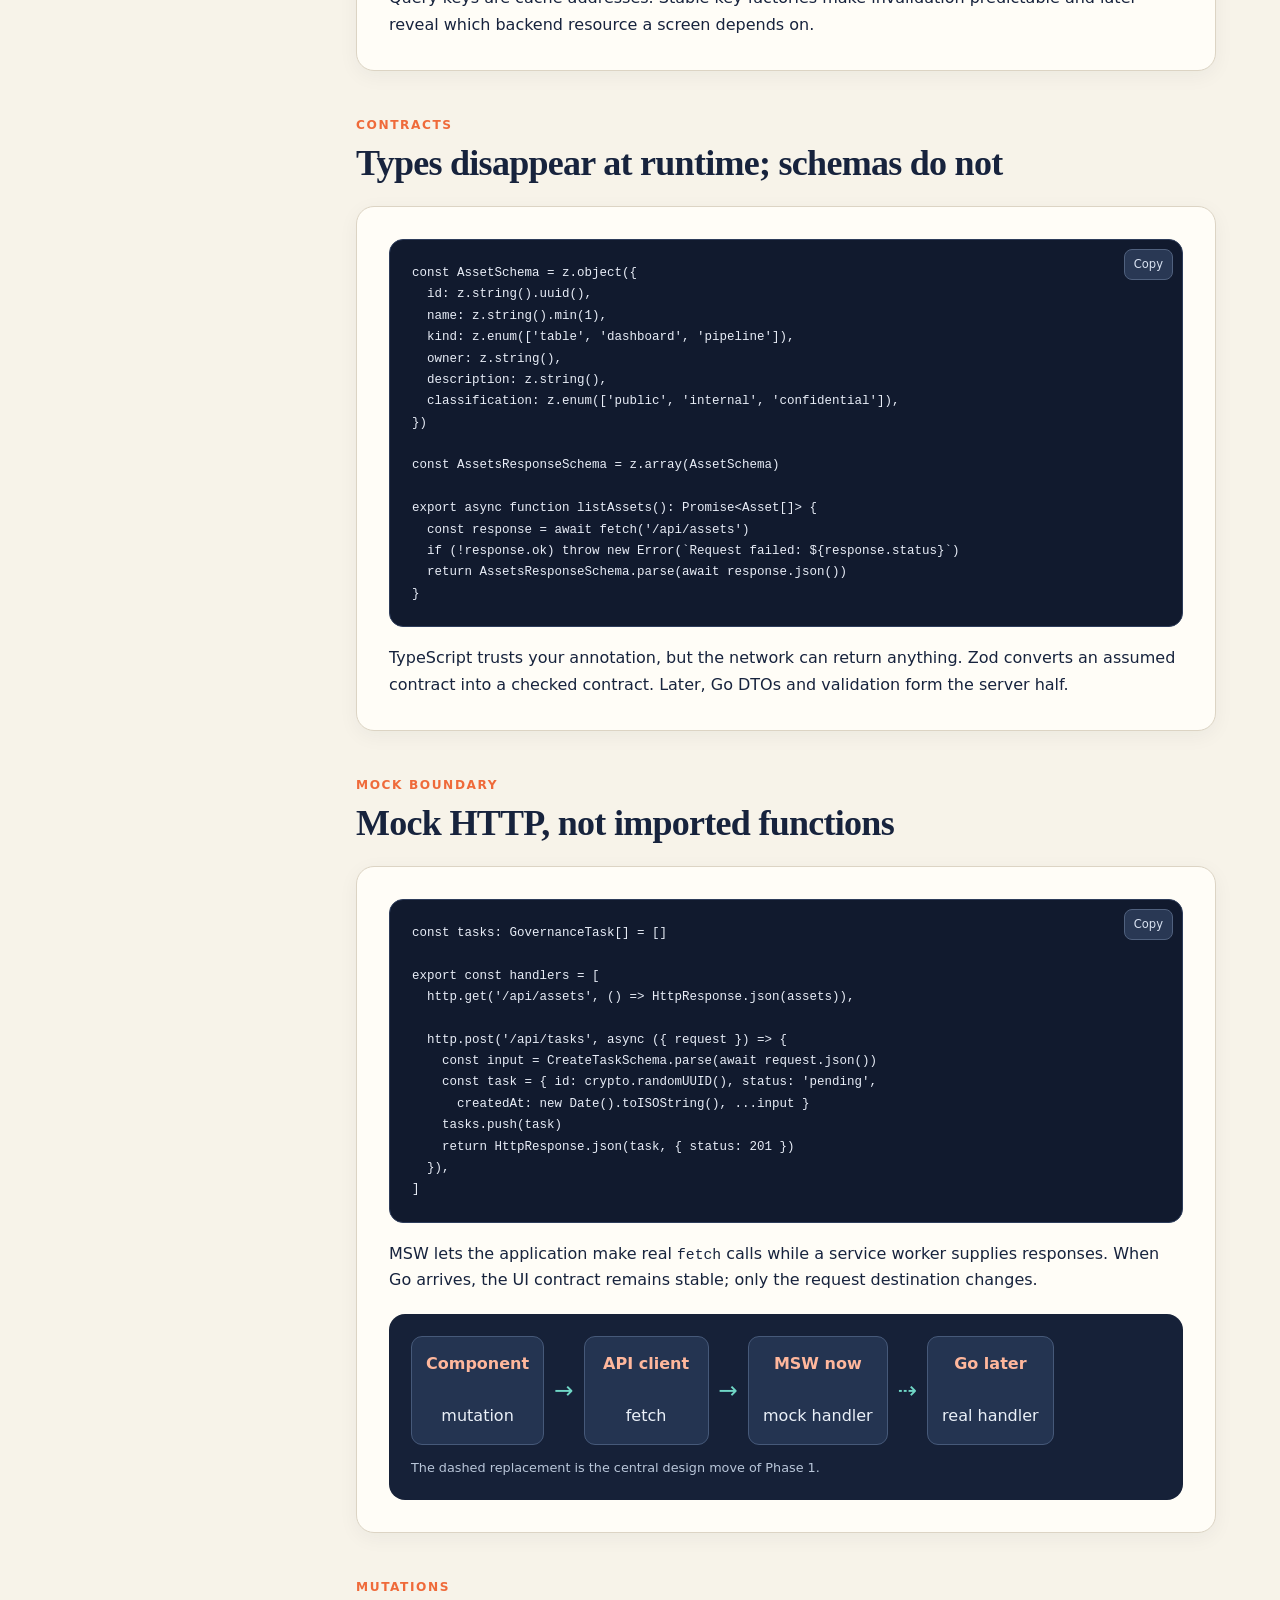
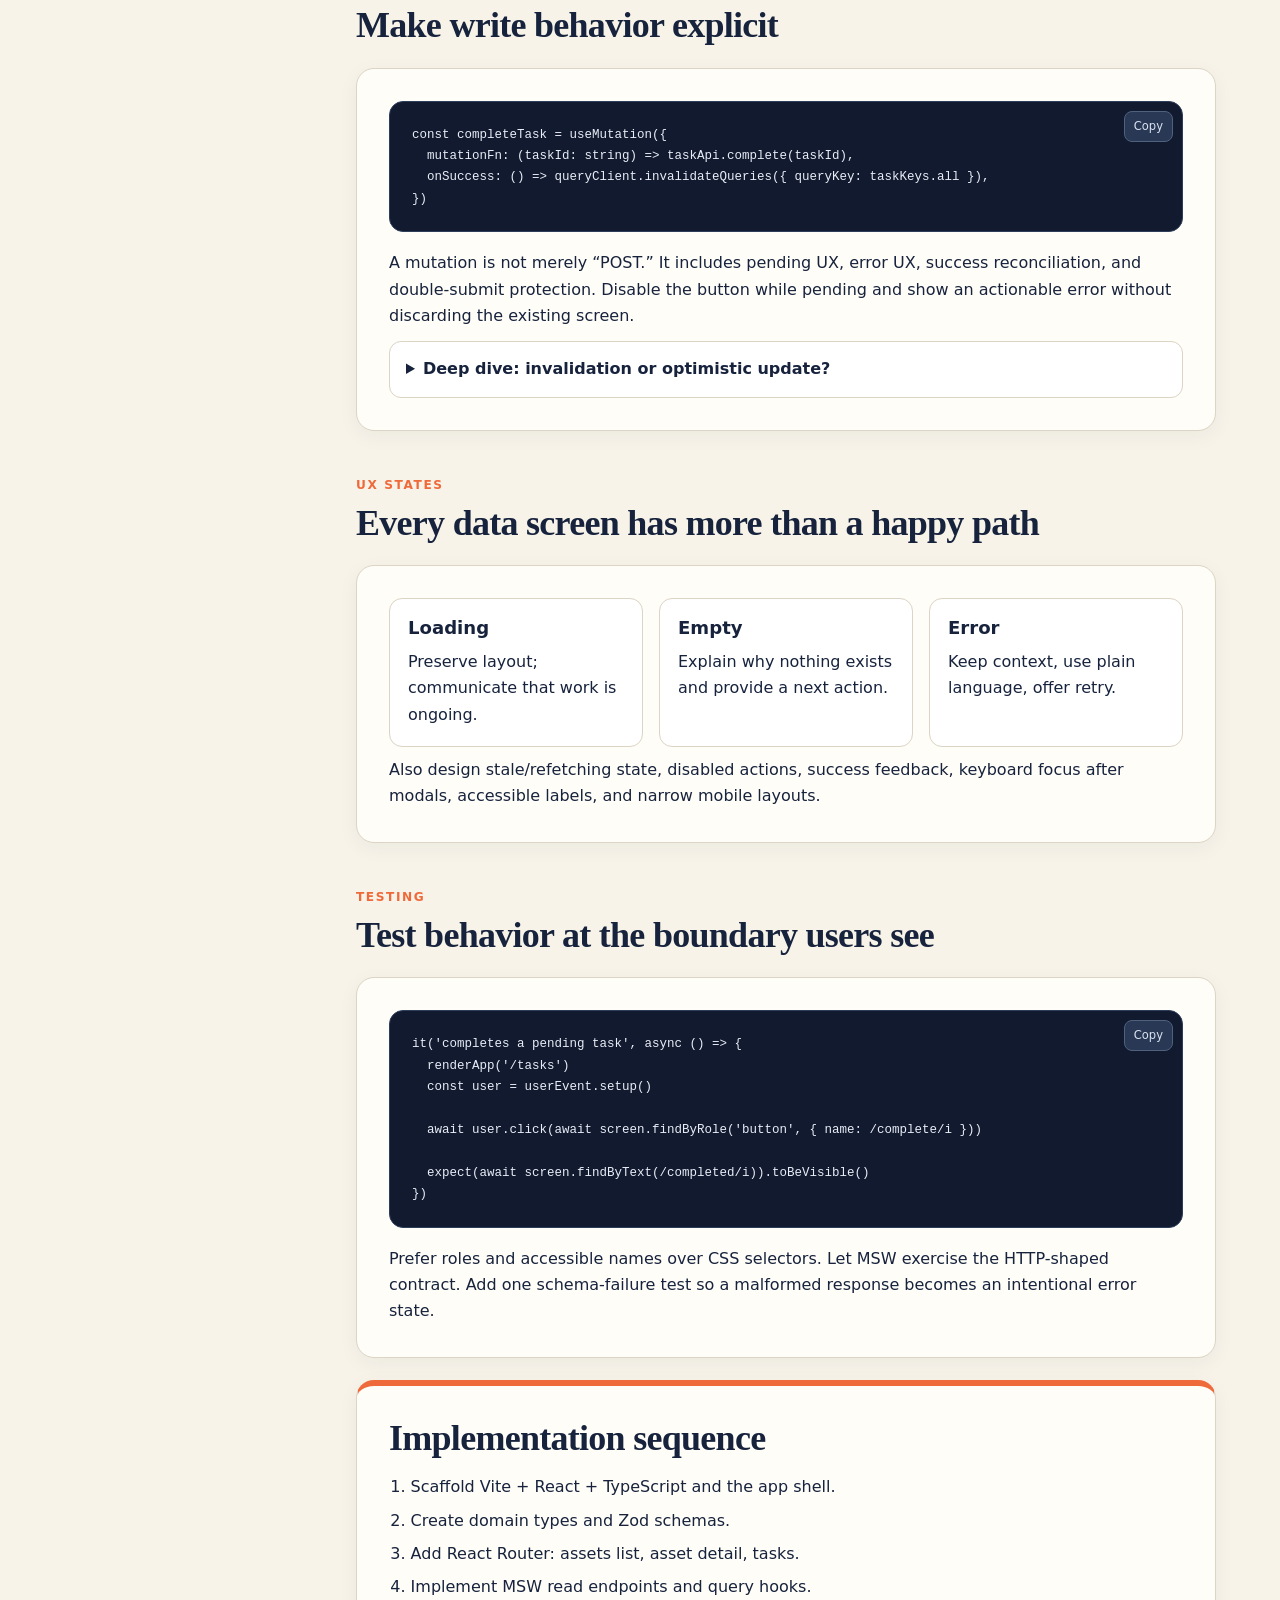
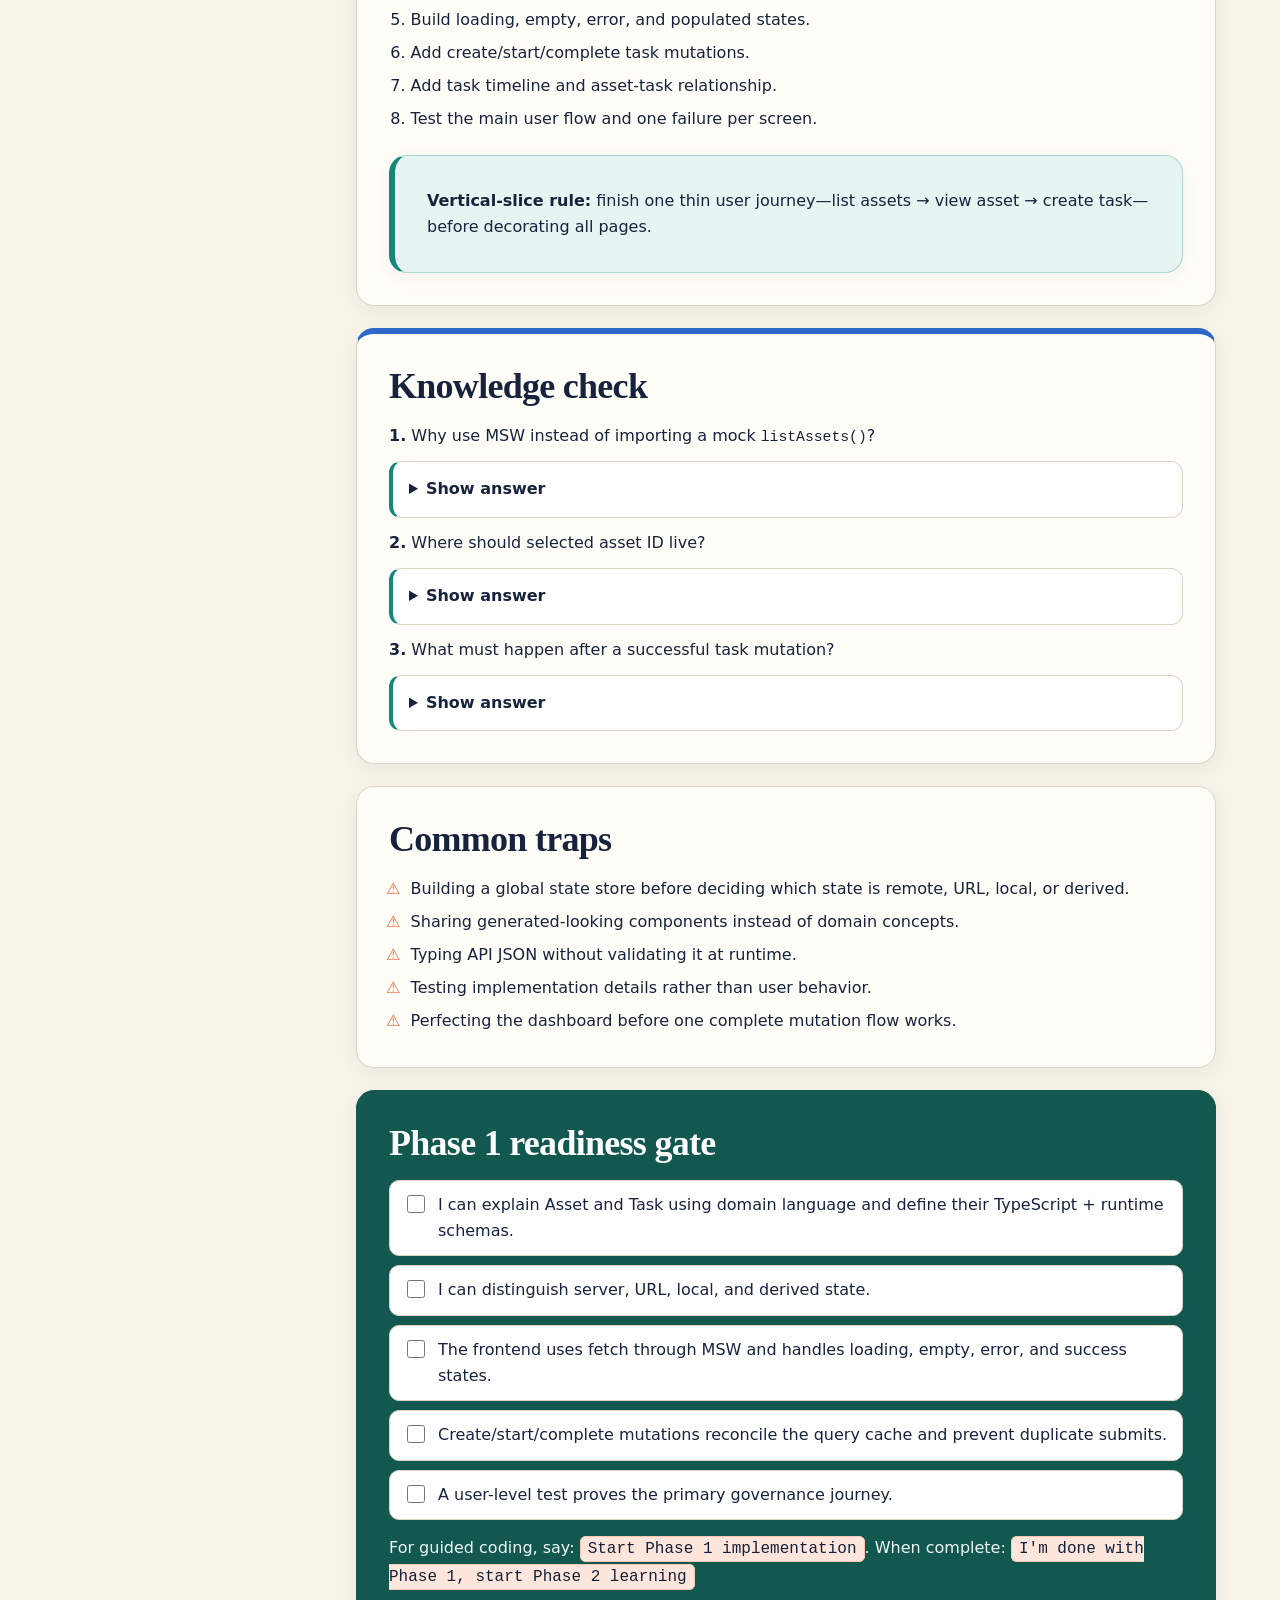
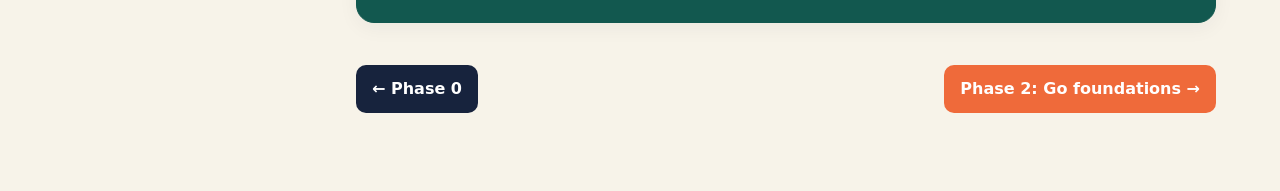
<file: mini-governata-course/phase-01-frontend/index.html>
<!doctype html><html lang="en"><head><meta charset="utf-8"><meta name="viewport" content="width=device-width,initial-scale=1"><title>Phase 1 — React Governance Workspace</title><link rel="stylesheet" href="../assets/course.css"></head>
<body data-root=".." data-phase="1"><div class="course-shell"><aside data-course-nav></aside><main class="course-main"><article class="article">
<header class="phase-hero"><p class="eyebrow">Phase 1 · Frontend-only vertical slice</p><h1>Build the Mini Governata workspace in familiar React territory</h1><p class="hero-lede">Create an asset catalog and governance task board backed by a mock API. You will learn the domain and frontend contracts before Go adds unfamiliarity.</p><div class="hero-meta"><span class="pill">4–7 sessions</span><span class="pill">React + TypeScript</span><span class="pill">Mock Service Worker</span><span class="pill" data-phase-progress>Start when ready</span></div></header>
<section class="callout"><h2>What you will build</h2><p>A user can browse data assets, search and filter them, open an asset detail page, create a governance task, move it through allowed statuses, and view an audit-like timeline. Refreshing the page still behaves like a server because requests are intercepted by a mock API.</p></section>

<p class="section-label">Domain first</p><h2>Model the nouns and verbs</h2>
<section class="lesson"><pre><code>export type Asset = {
  id: string
  name: string
  kind: 'table' | 'dashboard' | 'pipeline'
  owner: string
  description: string
  classification: 'public' | 'internal' | 'confidential'
}

export type TaskStatus = 'pending' | 'in_progress' | 'completed'

export type GovernanceTask = {
  id: string
  assetId: string
  title: string
  status: TaskStatus
  assignee?: string
  createdAt: string
}</code></pre><p>Types are not decoration; they are the first version of the contract Go will later implement. Use domain names in code and UI. Avoid vague containers such as <code>data</code>, <code>item</code>, or <code>thing</code>.</p><div class="two-col"><div class="mini-card"><h3>Nouns</h3><p>Asset, Task, User, AuditEntry. They become types, API resources, and later database tables.</p></div><div class="mini-card"><h3>Verbs</h3><p>List assets, inspect asset, create task, start task, complete task. They become use cases and endpoints.</p></div></div></section>

<p class="section-label">Architecture</p><h2>Organize by feature, keep boundaries visible</h2>
<section class="lesson"><pre><code>src/
├── app/                 # router, providers, app shell
├── features/
│   ├── assets/
│   │   ├── api.ts       # HTTP-shaped functions
│   │   ├── components/
│   │   ├── queries.ts   # server-state hooks
│   │   ├── schemas.ts   # runtime response validation
│   │   └── types.ts
│   └── tasks/
├── mocks/               # MSW handlers + in-memory data
├── shared/              # generic UI/utilities only
└── test/                # test setup and helpers</code></pre><p>A feature owns its domain-specific API calls, UI, queries, and types. <code>shared</code> is for genuinely reusable primitives—not a dumping ground. This mirrors backend modularity later.</p></section>

<p class="section-label">State model</p><h2>Separate server state from UI state</h2>
<section class="lesson"><table><thead><tr><th>State</th><th>Owner</th><th>Examples</th></tr></thead><tbody><tr><td>Server state</td><td>TanStack Query</td><td>assets, tasks, loading, caching, refetching</td></tr><tr><td>URL state</td><td>React Router/search params</td><td>selected asset ID, filters worth sharing/bookmarking</td></tr><tr><td>Local UI state</td><td><code>useState</code></td><td>open modal, temporary form input</td></tr><tr><td>Derived state</td><td>Compute during render</td><td>filtered count, whether Complete button is enabled</td></tr></tbody></table><div class="callout warning"><strong>Rule:</strong> do not copy query data into <code>useState</code>. Two sources of truth drift. Keep remote data in the query cache and derive views from it.</div>
<pre><code>export const taskKeys = {
  all: ['tasks'] as const,
  list: (filters: TaskFilters) => [...taskKeys.all, 'list', filters] as const,
}

export function useTasks(filters: TaskFilters) {
  return useQuery({
    queryKey: taskKeys.list(filters),
    queryFn: () => taskApi.list(filters),
  })
}</code></pre><p>Query keys are cache addresses. Stable key factories make invalidation predictable and later reveal which backend resource a screen depends on.</p></section>

<p class="section-label">Contracts</p><h2>Types disappear at runtime; schemas do not</h2>
<section class="lesson"><pre><code>const AssetSchema = z.object({
  id: z.string().uuid(),
  name: z.string().min(1),
  kind: z.enum(['table', 'dashboard', 'pipeline']),
  owner: z.string(),
  description: z.string(),
  classification: z.enum(['public', 'internal', 'confidential']),
})

const AssetsResponseSchema = z.array(AssetSchema)

export async function listAssets(): Promise&lt;Asset[]&gt; {
  const response = await fetch('/api/assets')
  if (!response.ok) throw new Error(`Request failed: ${response.status}`)
  return AssetsResponseSchema.parse(await response.json())
}</code></pre><p>TypeScript trusts your annotation, but the network can return anything. Zod converts an assumed contract into a checked contract. Later, Go DTOs and validation form the server half.</p></section>

<p class="section-label">Mock boundary</p><h2>Mock HTTP, not imported functions</h2>
<section class="lesson"><pre><code>const tasks: GovernanceTask[] = []

export const handlers = [
  http.get('/api/assets', () => HttpResponse.json(assets)),

  http.post('/api/tasks', async ({ request }) => {
    const input = CreateTaskSchema.parse(await request.json())
    const task = { id: crypto.randomUUID(), status: 'pending',
      createdAt: new Date().toISOString(), ...input }
    tasks.push(task)
    return HttpResponse.json(task, { status: 201 })
  }),
]</code></pre><p>MSW lets the application make real <code>fetch</code> calls while a service worker supplies responses. When Go arrives, the UI contract remains stable; only the request destination changes.</p><div class="diagram"><div class="flow"><div class="flow-node"><strong>Component</strong><br>mutation</div><div class="flow-arrow">→</div><div class="flow-node"><strong>API client</strong><br>fetch</div><div class="flow-arrow">→</div><div class="flow-node"><strong>MSW now</strong><br>mock handler</div><div class="flow-arrow">⇢</div><div class="flow-node"><strong>Go later</strong><br>real handler</div></div><p class="diagram-caption">The dashed replacement is the central design move of Phase 1.</p></div></section>

<p class="section-label">Mutations</p><h2>Make write behavior explicit</h2>
<section class="lesson"><pre><code>const completeTask = useMutation({
  mutationFn: (taskId: string) => taskApi.complete(taskId),
  onSuccess: () => queryClient.invalidateQueries({ queryKey: taskKeys.all }),
})</code></pre><p>A mutation is not merely “POST.” It includes pending UX, error UX, success reconciliation, and double-submit protection. Disable the button while pending and show an actionable error without discarding the existing screen.</p><details class="deep-dive"><summary>Deep dive: invalidation or optimistic update?</summary><div><p>Begin with invalidation: after success, refetch authoritative data. Optimistic updates feel faster but require rollback and concurrency reasoning. Add them only after the basic contract is correct.</p></div></details></section>

<p class="section-label">UX states</p><h2>Every data screen has more than a happy path</h2>
<section class="lesson"><div class="three-col"><div class="mini-card"><h3>Loading</h3><p>Preserve layout; communicate that work is ongoing.</p></div><div class="mini-card"><h3>Empty</h3><p>Explain why nothing exists and provide a next action.</p></div><div class="mini-card"><h3>Error</h3><p>Keep context, use plain language, offer retry.</p></div></div><p>Also design stale/refetching state, disabled actions, success feedback, keyboard focus after modals, accessible labels, and narrow mobile layouts.</p></section>

<p class="section-label">Testing</p><h2>Test behavior at the boundary users see</h2>
<section class="lesson"><pre><code>it('completes a pending task', async () => {
  renderApp('/tasks')
  const user = userEvent.setup()

  await user.click(await screen.findByRole('button', { name: /complete/i }))

  expect(await screen.findByText(/completed/i)).toBeVisible()
})</code></pre><p>Prefer roles and accessible names over CSS selectors. Let MSW exercise the HTTP-shaped contract. Add one schema-failure test so a malformed response becomes an intentional error state.</p></section>

<section class="lab"><h2>Implementation sequence</h2><ol><li>Scaffold Vite + React + TypeScript and the app shell.</li><li>Create domain types and Zod schemas.</li><li>Add React Router: assets list, asset detail, tasks.</li><li>Implement MSW read endpoints and query hooks.</li><li>Build loading, empty, error, and populated states.</li><li>Add create/start/complete task mutations.</li><li>Add task timeline and asset-task relationship.</li><li>Test the main user flow and one failure per screen.</li></ol><div class="callout teal"><strong>Vertical-slice rule:</strong> finish one thin user journey—list assets → view asset → create task—before decorating all pages.</div></section>

<section class="quiz"><h2>Knowledge check</h2><p><strong>1.</strong> Why use MSW instead of importing a mock <code>listAssets()</code>?</p><details class="answer"><summary>Show answer</summary><div>MSW preserves the network boundary, so the component, query hook, fetch behavior, status handling, and runtime parsing remain the same when Go replaces the mock.</div></details><p><strong>2.</strong> Where should selected asset ID live?</p><details class="answer"><summary>Show answer</summary><div>Usually in the URL route because it identifies the page, supports refresh/deep linking, and should be shareable.</div></details><p><strong>3.</strong> What must happen after a successful task mutation?</p><details class="answer"><summary>Show answer</summary><div>The UI cache must reconcile with server truth—initially by invalidating/refetching relevant task queries—and pending/error/success states must be represented.</div></details></section>

<section class="lesson"><h2>Common traps</h2><ul class="mistakes"><li>Building a global state store before deciding which state is remote, URL, local, or derived.</li><li>Sharing generated-looking components instead of domain concepts.</li><li>Typing API JSON without validating it at runtime.</li><li>Testing implementation details rather than user behavior.</li><li>Perfecting the dashboard before one complete mutation flow works.</li></ul></section>

<section class="readiness"><h2>Phase 1 readiness gate</h2><div class="checklist"><label class="check-item"><input type="checkbox" data-check="p1-1"><span>I can explain Asset and Task using domain language and define their TypeScript + runtime schemas.</span></label><label class="check-item"><input type="checkbox" data-check="p1-2"><span>I can distinguish server, URL, local, and derived state.</span></label><label class="check-item"><input type="checkbox" data-check="p1-3"><span>The frontend uses fetch through MSW and handles loading, empty, error, and success states.</span></label><label class="check-item"><input type="checkbox" data-check="p1-4"><span>Create/start/complete mutations reconcile the query cache and prevent duplicate submits.</span></label><label class="check-item"><input type="checkbox" data-check="p1-5"><span>A user-level test proves the primary governance journey.</span></label></div><p>For guided coding, say: <span class="command">Start Phase 1 implementation</span>. When complete: <span class="command">I'm done with Phase 1, start Phase 2 learning</span></p></section>
<footer class="phase-footer"><a class="phase-link" href="../phase-00-orientation/index.html">← Phase 0</a><a class="phase-link next" href="../phase-02-go-foundations/index.html">Phase 2: Go foundations →</a></footer>
</article></main></div><script src="../assets/course.js"></script></body></html>
</file>
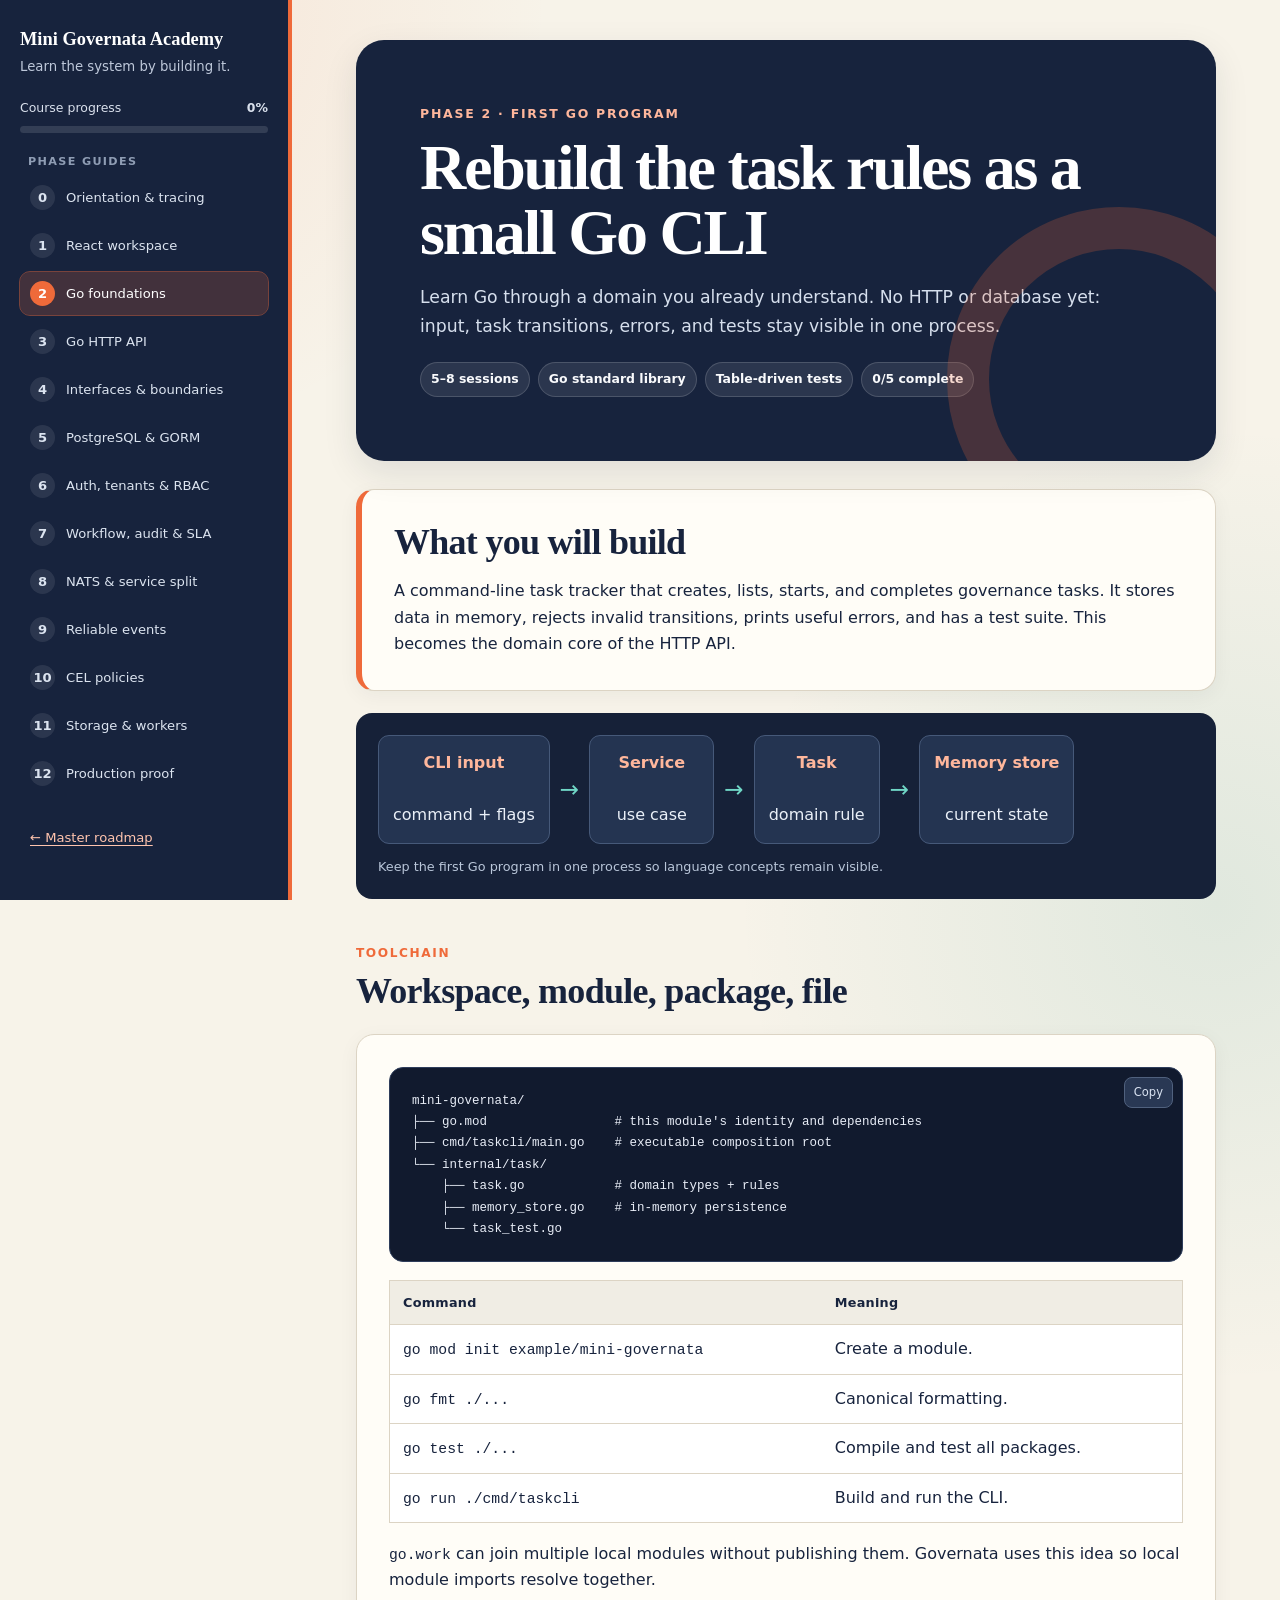
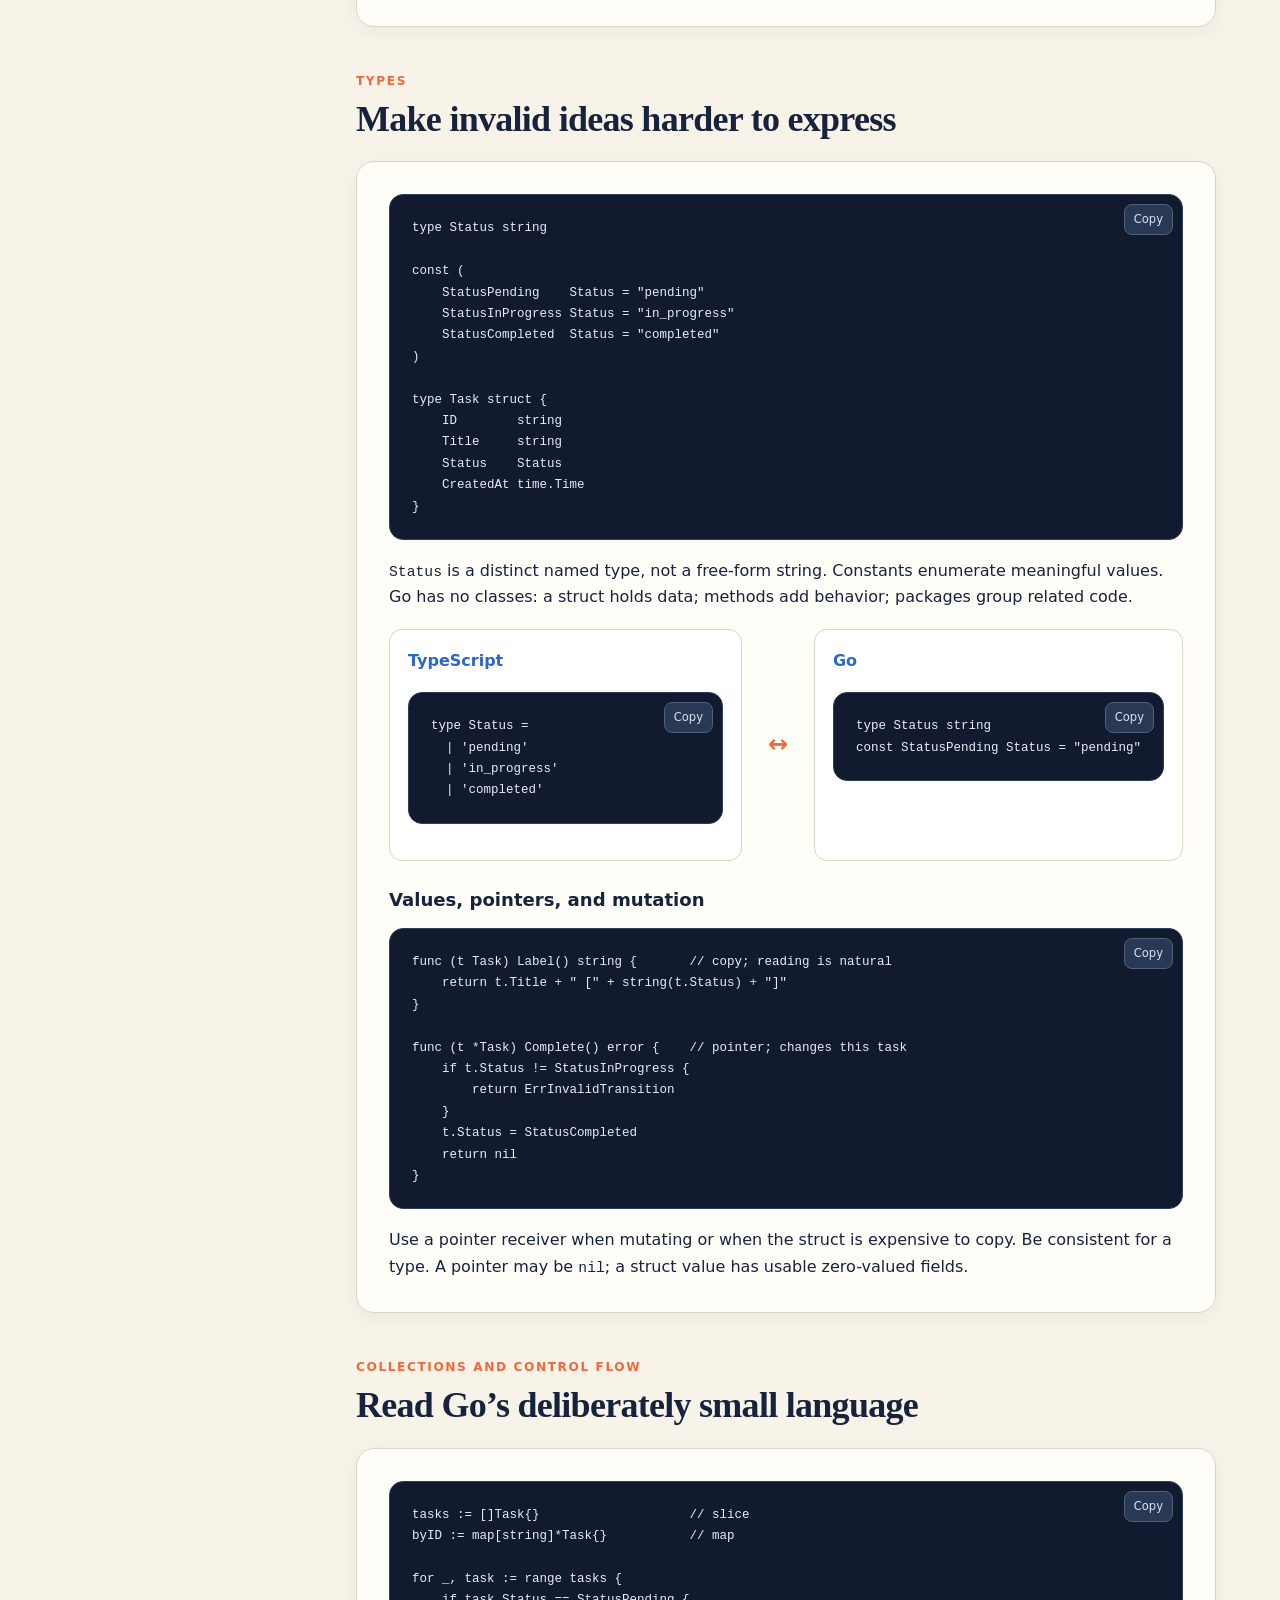
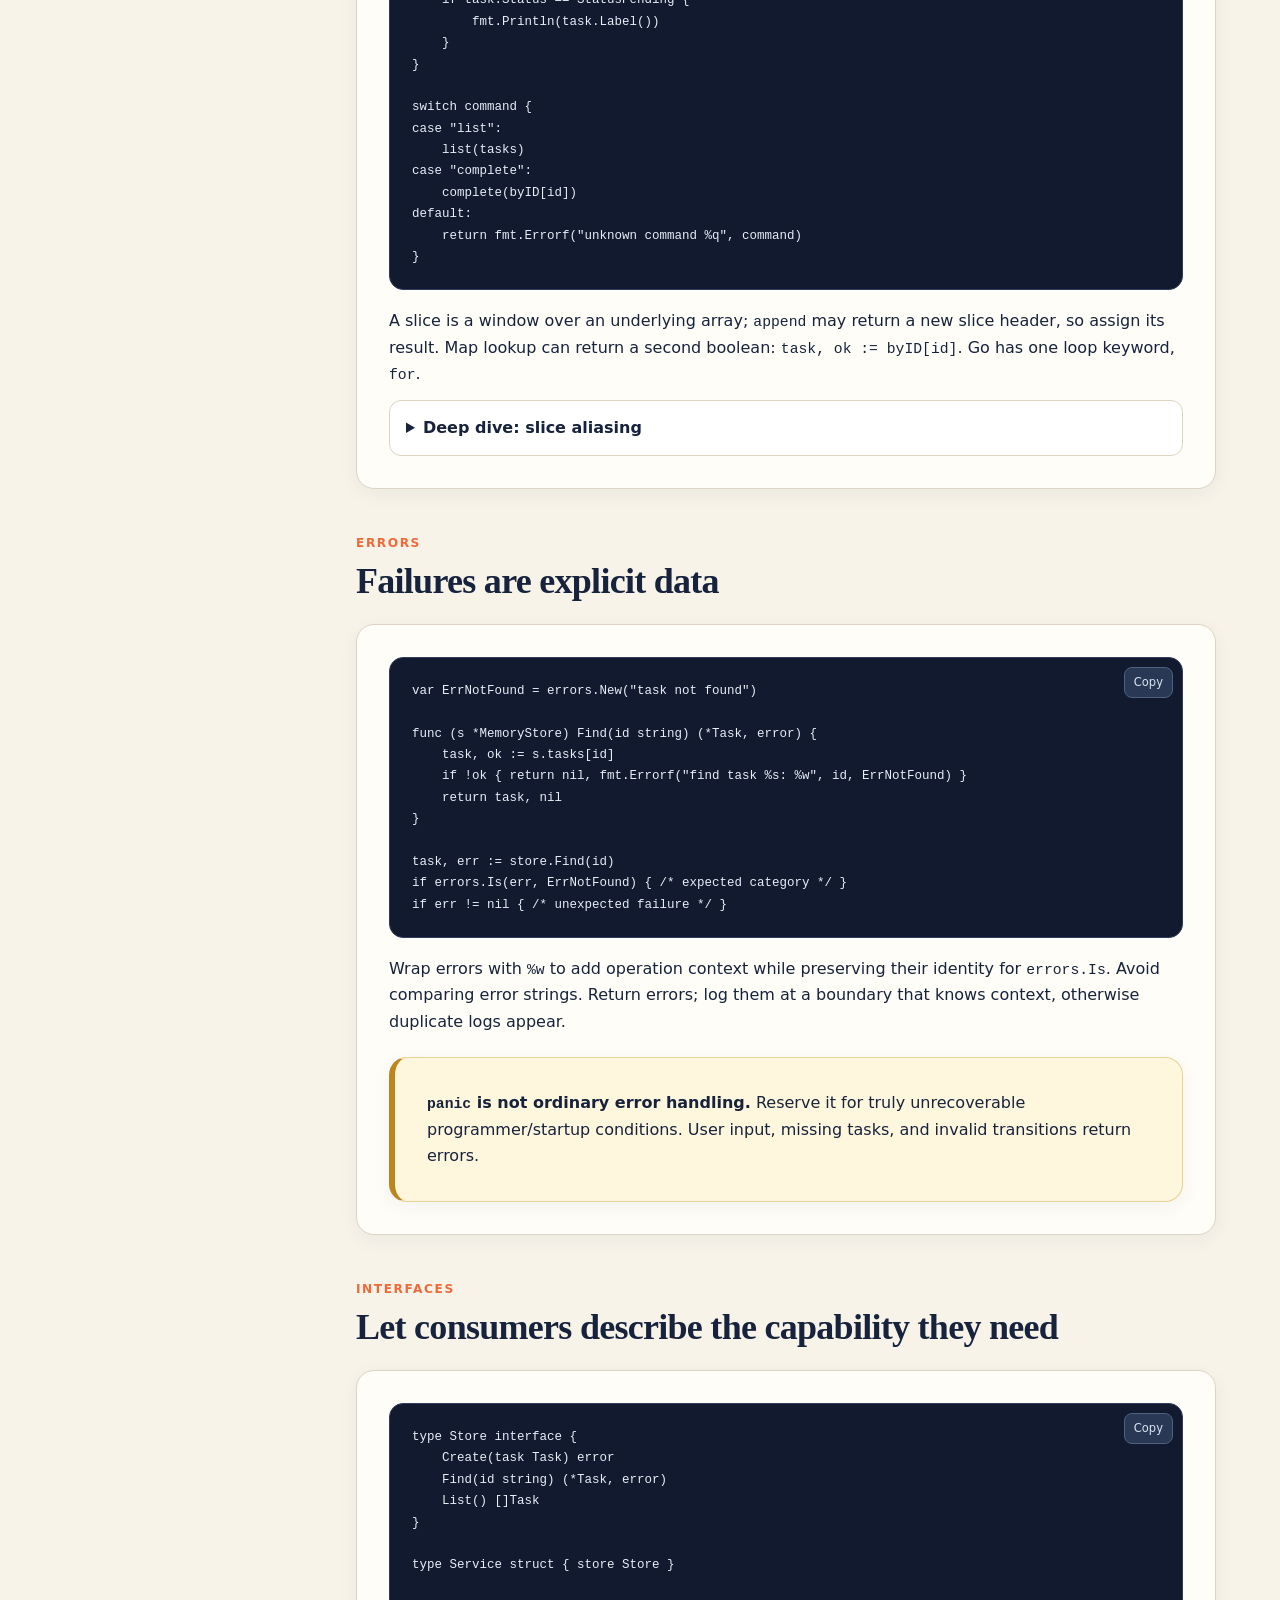
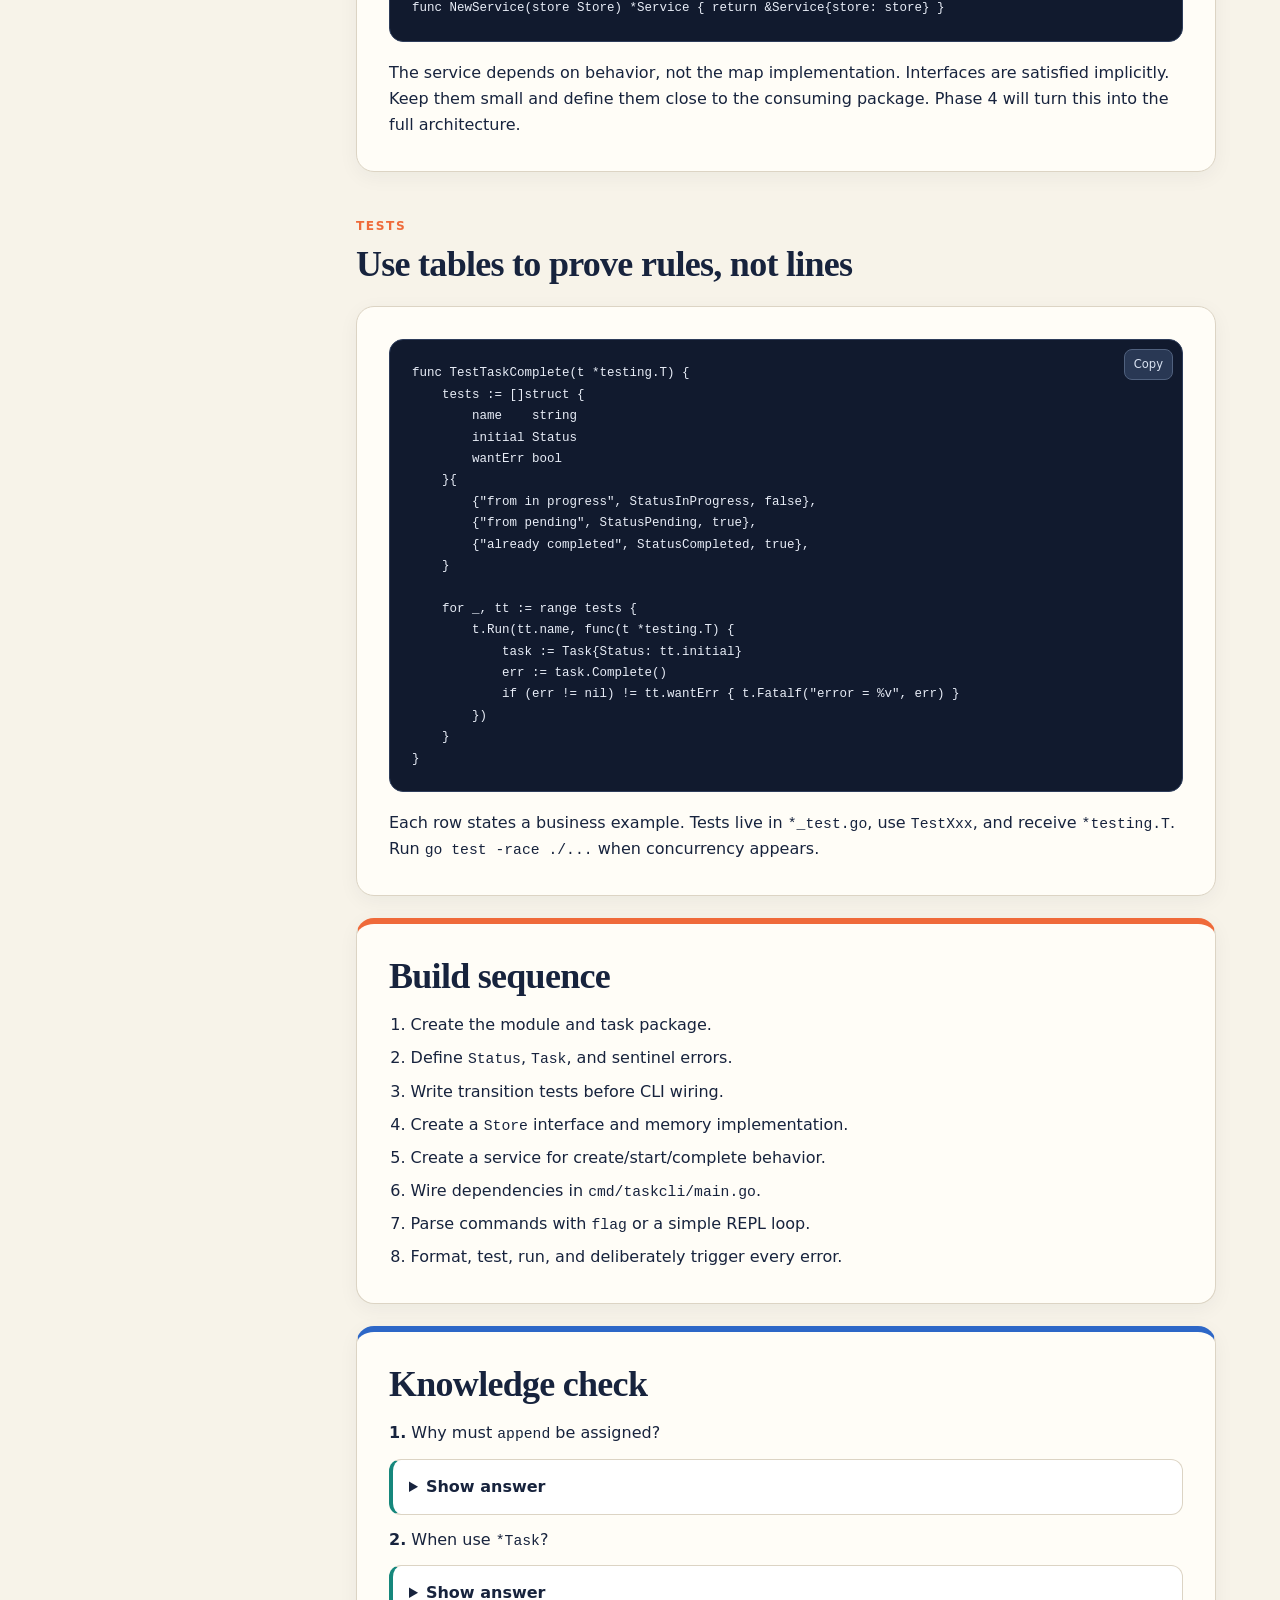
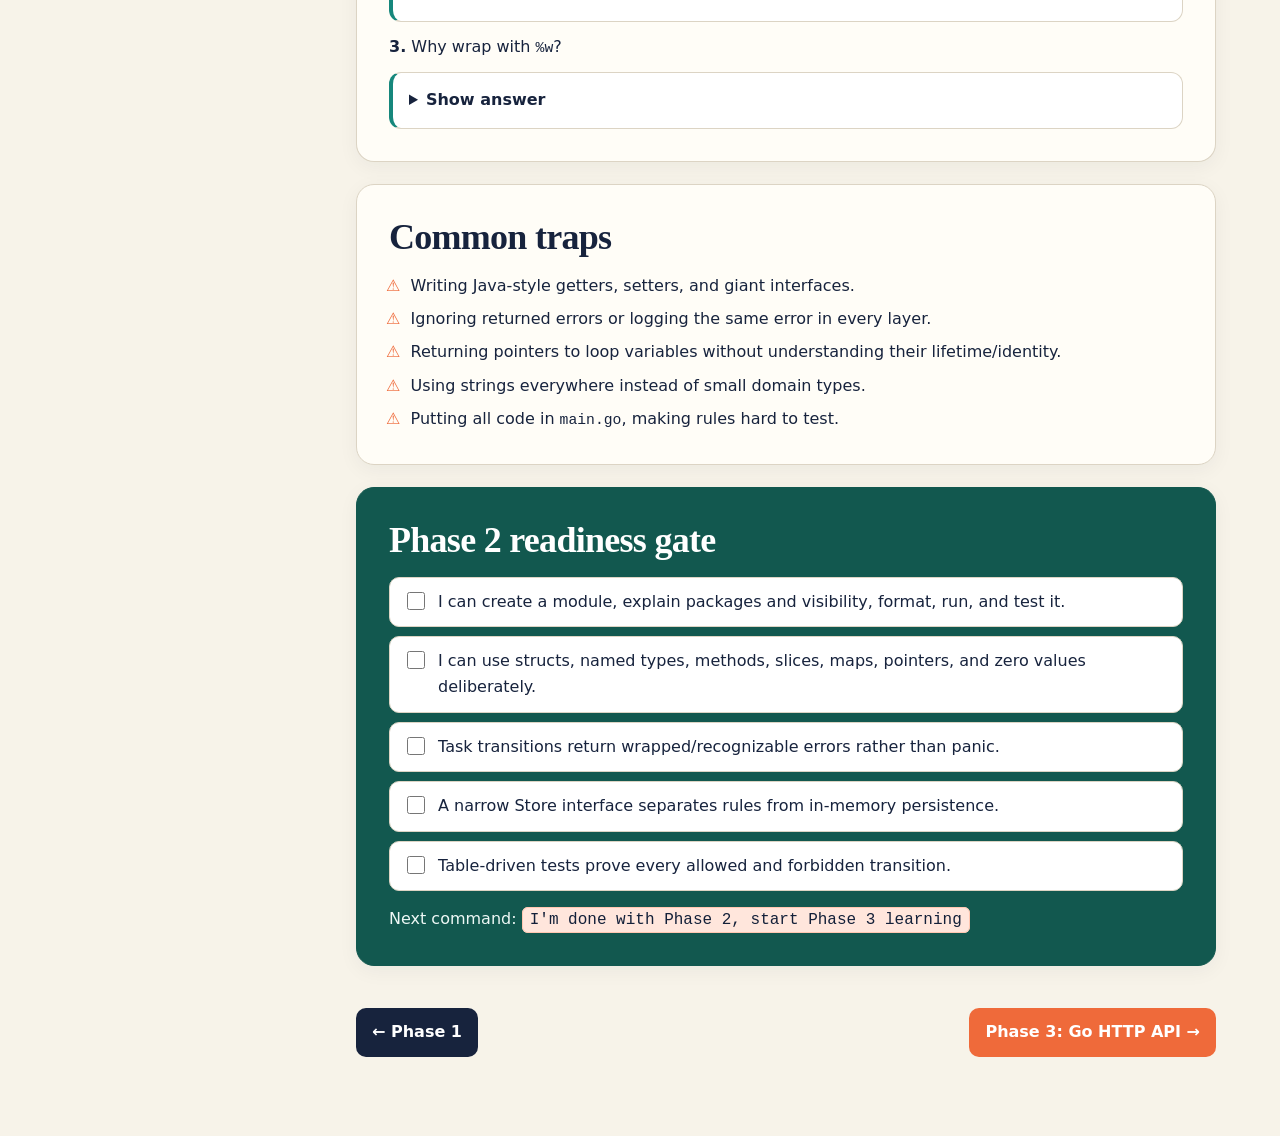
<file: mini-governata-course/phase-02-go-foundations/index.html>
<!doctype html><html lang="en"><head><meta charset="utf-8"><meta name="viewport" content="width=device-width,initial-scale=1"><title>Phase 2 — Go Foundations</title><link rel="stylesheet" href="../assets/course.css"></head><body data-root=".." data-phase="2"><div class="course-shell"><aside data-course-nav></aside><main class="course-main"><article class="article">
<header class="phase-hero"><p class="eyebrow">Phase 2 · First Go program</p><h1>Rebuild the task rules as a small Go CLI</h1><p class="hero-lede">Learn Go through a domain you already understand. No HTTP or database yet: input, task transitions, errors, and tests stay visible in one process.</p><div class="hero-meta"><span class="pill">5–8 sessions</span><span class="pill">Go standard library</span><span class="pill">Table-driven tests</span><span class="pill" data-phase-progress>Start when ready</span></div></header>
<section class="callout"><h2>What you will build</h2><p>A command-line task tracker that creates, lists, starts, and completes governance tasks. It stores data in memory, rejects invalid transitions, prints useful errors, and has a test suite. This becomes the domain core of the HTTP API.</p></section>
<div class="diagram"><div class="flow"><div class="flow-node"><strong>CLI input</strong><br>command + flags</div><div class="flow-arrow">→</div><div class="flow-node"><strong>Service</strong><br>use case</div><div class="flow-arrow">→</div><div class="flow-node"><strong>Task</strong><br>domain rule</div><div class="flow-arrow">→</div><div class="flow-node"><strong>Memory store</strong><br>current state</div></div><p class="diagram-caption">Keep the first Go program in one process so language concepts remain visible.</p></div>

<p class="section-label">Toolchain</p><h2>Workspace, module, package, file</h2><section class="lesson"><pre><code>mini-governata/
├── go.mod                 # this module's identity and dependencies
├── cmd/taskcli/main.go    # executable composition root
└── internal/task/
    ├── task.go            # domain types + rules
    ├── memory_store.go    # in-memory persistence
    └── task_test.go</code></pre><table><thead><tr><th>Command</th><th>Meaning</th></tr></thead><tbody><tr><td><code>go mod init example/mini-governata</code></td><td>Create a module.</td></tr><tr><td><code>go fmt ./...</code></td><td>Canonical formatting.</td></tr><tr><td><code>go test ./...</code></td><td>Compile and test all packages.</td></tr><tr><td><code>go run ./cmd/taskcli</code></td><td>Build and run the CLI.</td></tr></tbody></table><p><code>go.work</code> can join multiple local modules without publishing them. Governata uses this idea so local module imports resolve together.</p></section>

<p class="section-label">Types</p><h2>Make invalid ideas harder to express</h2><section class="lesson"><pre><code>type Status string

const (
    StatusPending    Status = "pending"
    StatusInProgress Status = "in_progress"
    StatusCompleted  Status = "completed"
)

type Task struct {
    ID        string
    Title     string
    Status    Status
    CreatedAt time.Time
}</code></pre><p><code>Status</code> is a distinct named type, not a free-form string. Constants enumerate meaningful values. Go has no classes: a struct holds data; methods add behavior; packages group related code.</p><div class="react-bridge"><div class="bridge-side"><h4>TypeScript</h4><pre><code>type Status =
  | 'pending'
  | 'in_progress'
  | 'completed'</code></pre></div><div class="bridge-arrow">↔</div><div class="bridge-side"><h4>Go</h4><pre><code>type Status string
const StatusPending Status = "pending"</code></pre></div></div>
<h3>Values, pointers, and mutation</h3><pre><code>func (t Task) Label() string {       // copy; reading is natural
    return t.Title + " [" + string(t.Status) + "]"
}

func (t *Task) Complete() error {    // pointer; changes this task
    if t.Status != StatusInProgress {
        return ErrInvalidTransition
    }
    t.Status = StatusCompleted
    return nil
}</code></pre><p>Use a pointer receiver when mutating or when the struct is expensive to copy. Be consistent for a type. A pointer may be <code>nil</code>; a struct value has usable zero-valued fields.</p></section>

<p class="section-label">Collections and control flow</p><h2>Read Go’s deliberately small language</h2><section class="lesson"><pre><code>tasks := []Task{}                    // slice
byID := map[string]*Task{}           // map

for _, task := range tasks {
    if task.Status == StatusPending {
        fmt.Println(task.Label())
    }
}

switch command {
case "list":
    list(tasks)
case "complete":
    complete(byID[id])
default:
    return fmt.Errorf("unknown command %q", command)
}</code></pre><p>A slice is a window over an underlying array; <code>append</code> may return a new slice header, so assign its result. Map lookup can return a second boolean: <code>task, ok := byID[id]</code>. Go has one loop keyword, <code>for</code>.</p><details class="deep-dive"><summary>Deep dive: slice aliasing</summary><div><p>Two slices may share an underlying array. Mutating an element can be visible through both. Appending can reallocate and break that sharing. Treat slices as small descriptors—not as immutable JavaScript arrays.</p></div></details></section>

<p class="section-label">Errors</p><h2>Failures are explicit data</h2><section class="lesson"><pre><code>var ErrNotFound = errors.New("task not found")

func (s *MemoryStore) Find(id string) (*Task, error) {
    task, ok := s.tasks[id]
    if !ok { return nil, fmt.Errorf("find task %s: %w", id, ErrNotFound) }
    return task, nil
}

task, err := store.Find(id)
if errors.Is(err, ErrNotFound) { /* expected category */ }
if err != nil { /* unexpected failure */ }</code></pre><p>Wrap errors with <code>%w</code> to add operation context while preserving their identity for <code>errors.Is</code>. Avoid comparing error strings. Return errors; log them at a boundary that knows context, otherwise duplicate logs appear.</p><div class="callout warning"><strong><code>panic</code> is not ordinary error handling.</strong> Reserve it for truly unrecoverable programmer/startup conditions. User input, missing tasks, and invalid transitions return errors.</div></section>

<p class="section-label">Interfaces</p><h2>Let consumers describe the capability they need</h2><section class="lesson"><pre><code>type Store interface {
    Create(task Task) error
    Find(id string) (*Task, error)
    List() []Task
}

type Service struct { store Store }

func NewService(store Store) *Service { return &amp;Service{store: store} }</code></pre><p>The service depends on behavior, not the map implementation. Interfaces are satisfied implicitly. Keep them small and define them close to the consuming package. Phase 4 will turn this into the full architecture.</p></section>

<p class="section-label">Tests</p><h2>Use tables to prove rules, not lines</h2><section class="lesson"><pre><code>func TestTaskComplete(t *testing.T) {
    tests := []struct {
        name    string
        initial Status
        wantErr bool
    }{
        {"from in progress", StatusInProgress, false},
        {"from pending", StatusPending, true},
        {"already completed", StatusCompleted, true},
    }

    for _, tt := range tests {
        t.Run(tt.name, func(t *testing.T) {
            task := Task{Status: tt.initial}
            err := task.Complete()
            if (err != nil) != tt.wantErr { t.Fatalf("error = %v", err) }
        })
    }
}</code></pre><p>Each row states a business example. Tests live in <code>*_test.go</code>, use <code>TestXxx</code>, and receive <code>*testing.T</code>. Run <code>go test -race ./...</code> when concurrency appears.</p></section>

<section class="lab"><h2>Build sequence</h2><ol><li>Create the module and task package.</li><li>Define <code>Status</code>, <code>Task</code>, and sentinel errors.</li><li>Write transition tests before CLI wiring.</li><li>Create a <code>Store</code> interface and memory implementation.</li><li>Create a service for create/start/complete behavior.</li><li>Wire dependencies in <code>cmd/taskcli/main.go</code>.</li><li>Parse commands with <code>flag</code> or a simple REPL loop.</li><li>Format, test, run, and deliberately trigger every error.</li></ol></section>

<section class="quiz"><h2>Knowledge check</h2><p><strong>1.</strong> Why must <code>append</code> be assigned?</p><details class="answer"><summary>Show answer</summary><div>It returns an updated slice header and may allocate a new underlying array; ignoring the return can lose the new length/storage.</div></details><p><strong>2.</strong> When use <code>*Task</code>?</p><details class="answer"><summary>Show answer</summary><div>When the function/method must mutate the same task, represent absence with nil, or avoid copying a substantial value. Do not use pointers automatically for every value.</div></details><p><strong>3.</strong> Why wrap with <code>%w</code>?</p><details class="answer"><summary>Show answer</summary><div>It adds useful operation context while allowing callers to recognize the original error using <code>errors.Is</code> or <code>errors.As</code>.</div></details></section>
<section class="lesson"><h2>Common traps</h2><ul class="mistakes"><li>Writing Java-style getters, setters, and giant interfaces.</li><li>Ignoring returned errors or logging the same error in every layer.</li><li>Returning pointers to loop variables without understanding their lifetime/identity.</li><li>Using strings everywhere instead of small domain types.</li><li>Putting all code in <code>main.go</code>, making rules hard to test.</li></ul></section>
<section class="readiness"><h2>Phase 2 readiness gate</h2><div class="checklist"><label class="check-item"><input type="checkbox" data-check="p2-1"><span>I can create a module, explain packages and visibility, format, run, and test it.</span></label><label class="check-item"><input type="checkbox" data-check="p2-2"><span>I can use structs, named types, methods, slices, maps, pointers, and zero values deliberately.</span></label><label class="check-item"><input type="checkbox" data-check="p2-3"><span>Task transitions return wrapped/recognizable errors rather than panic.</span></label><label class="check-item"><input type="checkbox" data-check="p2-4"><span>A narrow Store interface separates rules from in-memory persistence.</span></label><label class="check-item"><input type="checkbox" data-check="p2-5"><span>Table-driven tests prove every allowed and forbidden transition.</span></label></div><p>Next command: <span class="command">I'm done with Phase 2, start Phase 3 learning</span></p></section>
<footer class="phase-footer"><a class="phase-link" href="../phase-01-frontend/index.html">← Phase 1</a><a class="phase-link next" href="../phase-03-go-api/index.html">Phase 3: Go HTTP API →</a></footer></article></main></div><script src="../assets/course.js"></script></body></html>
</file>
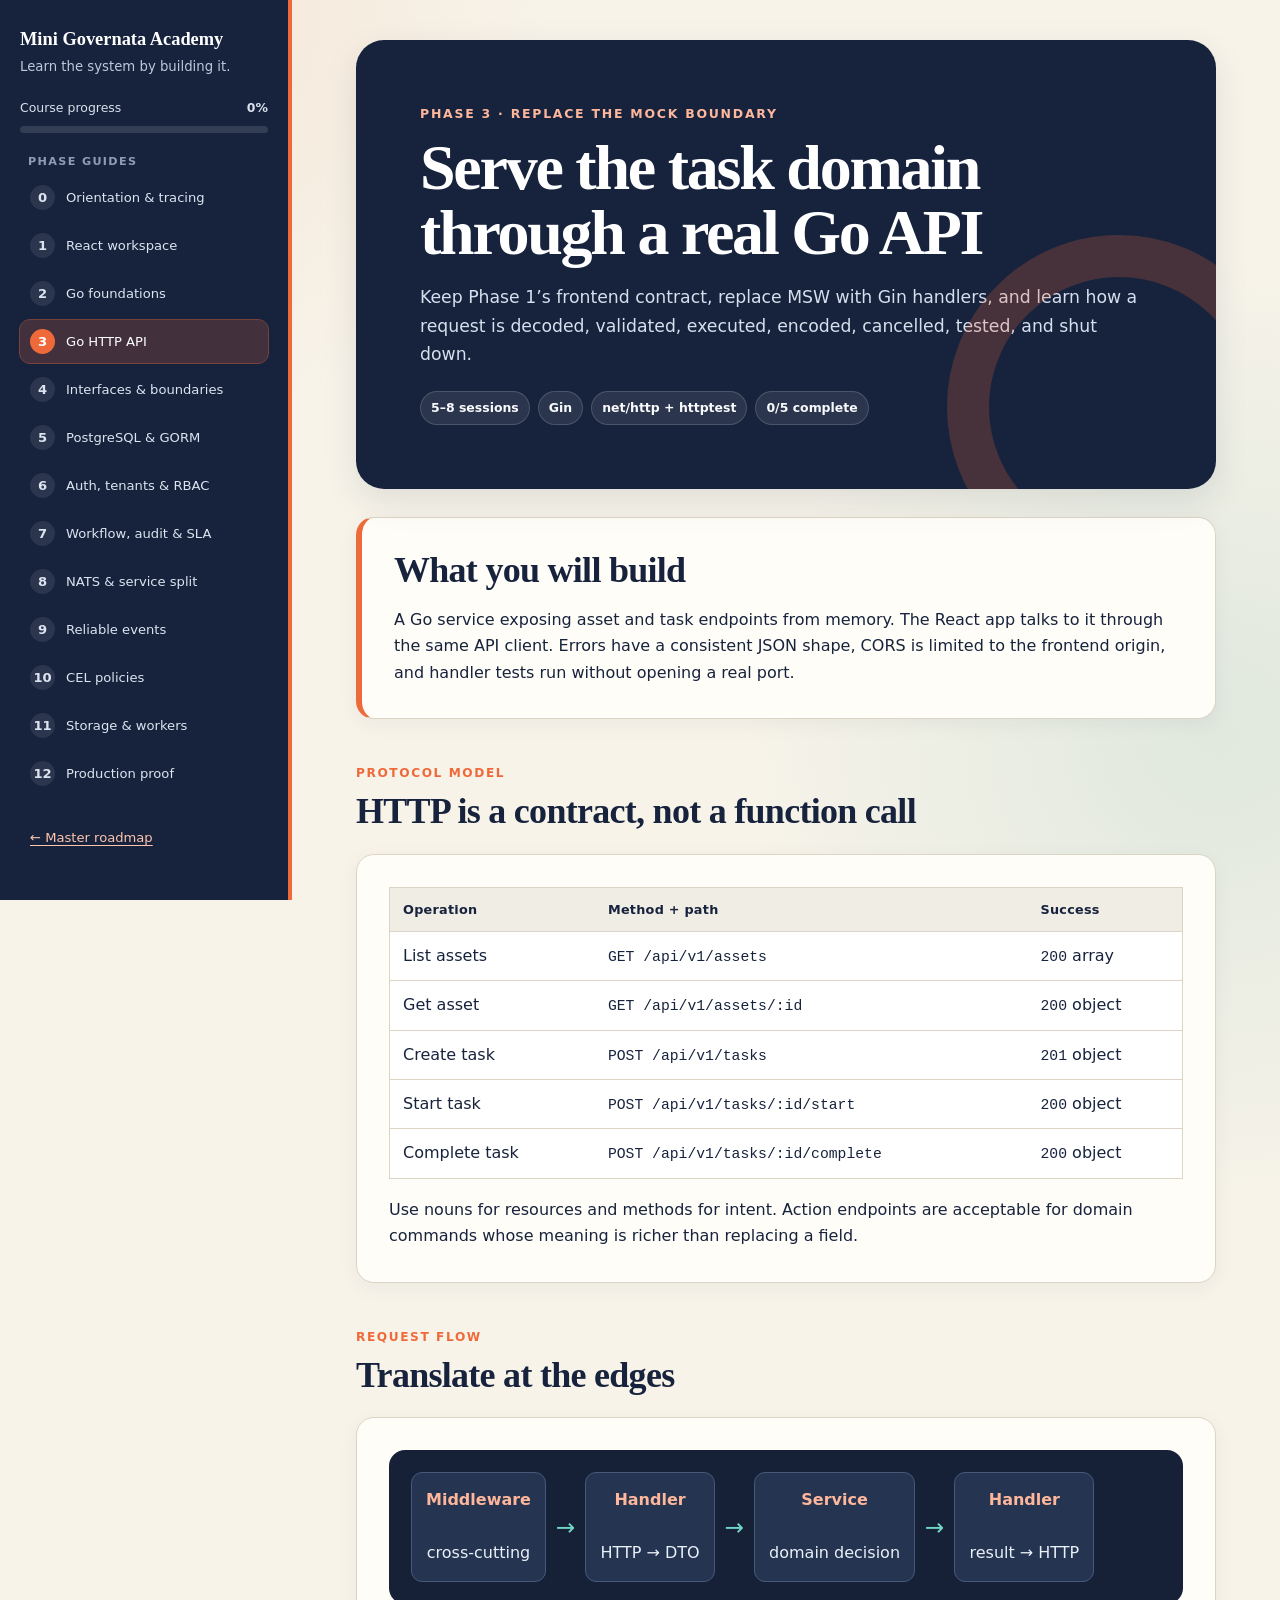
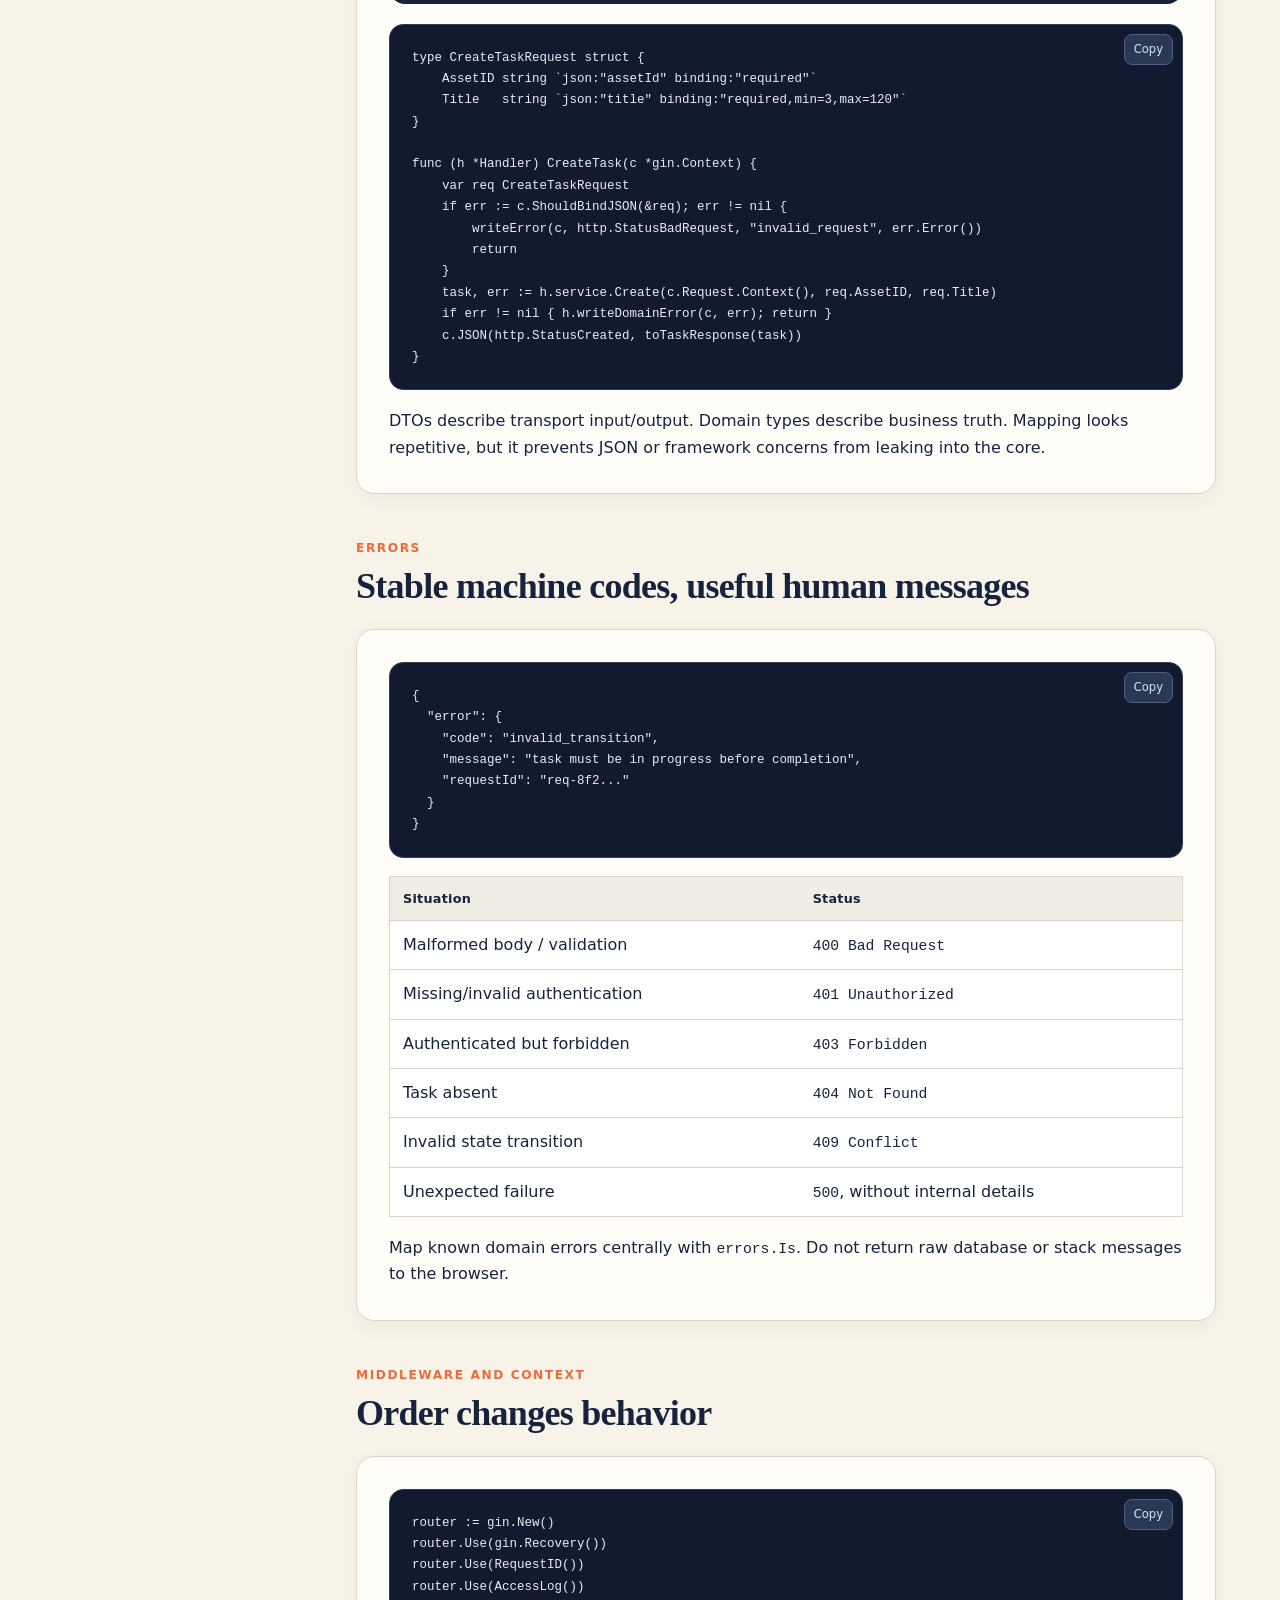
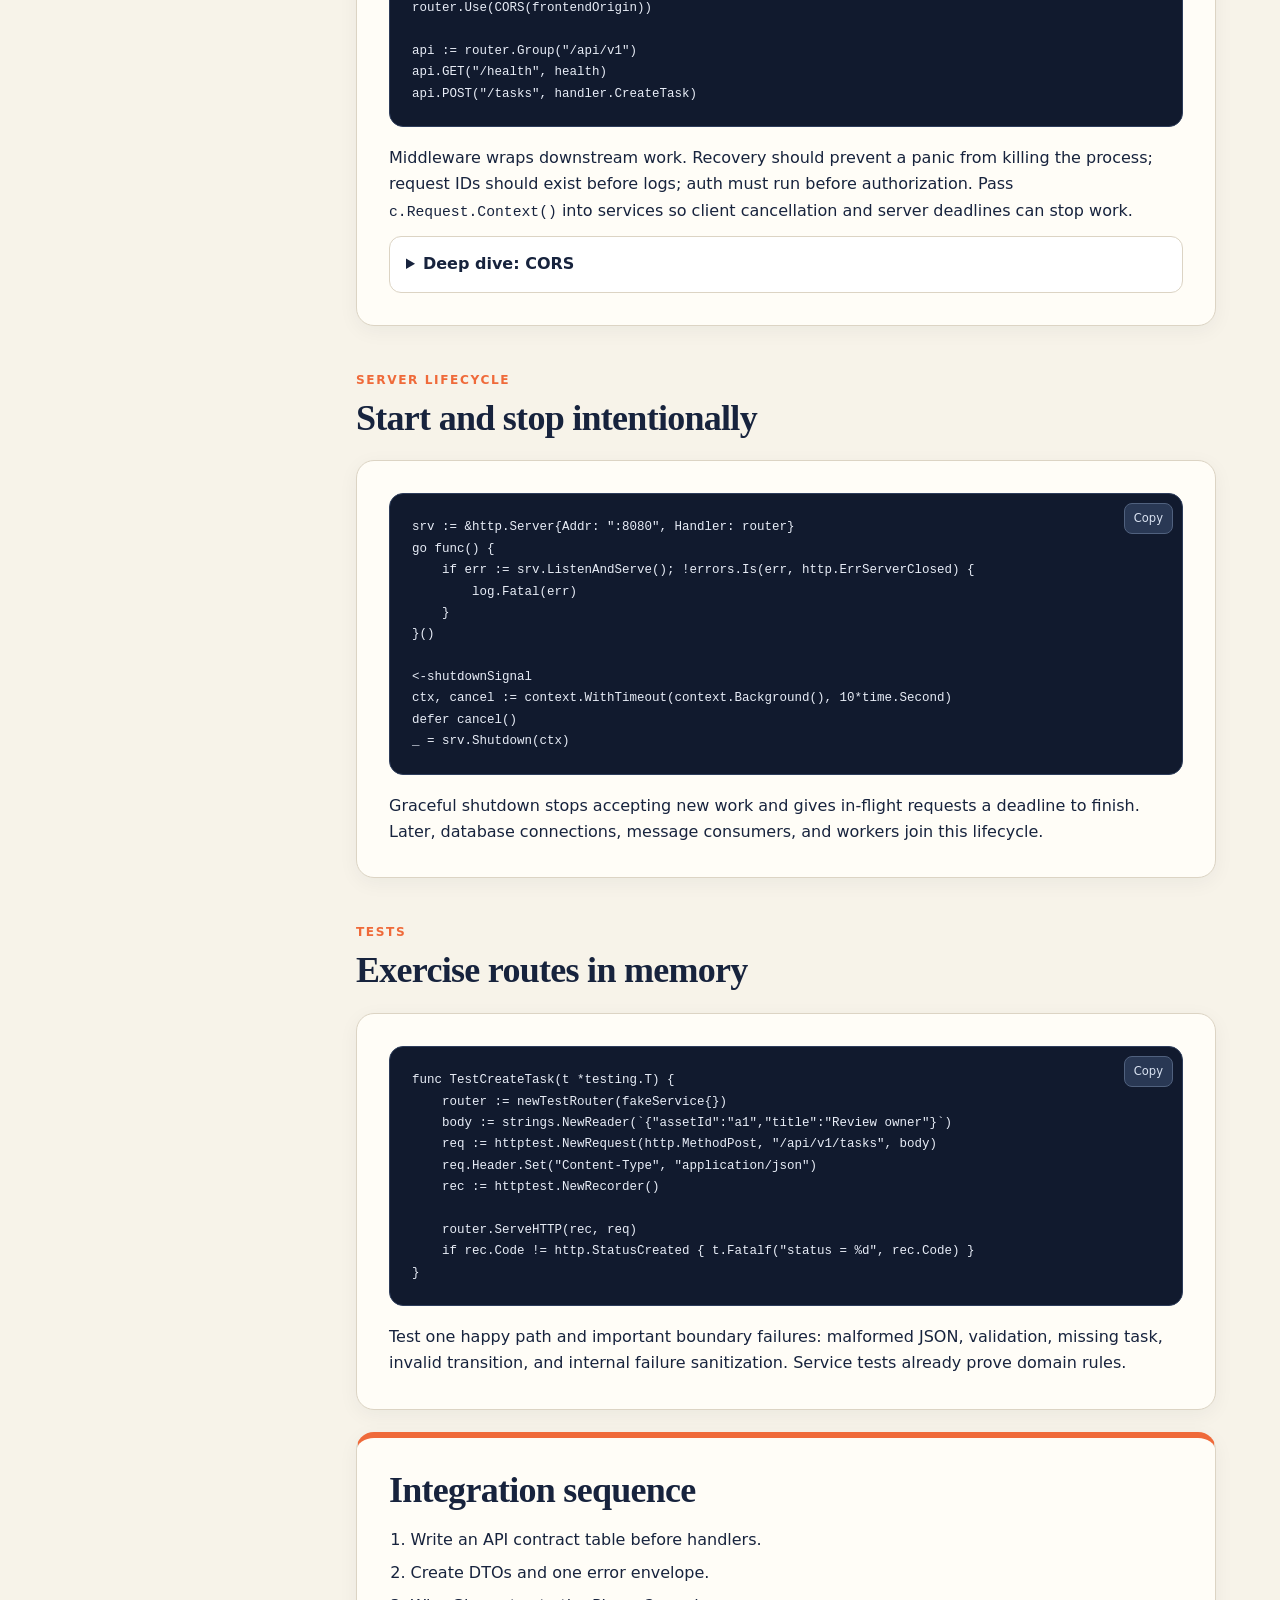
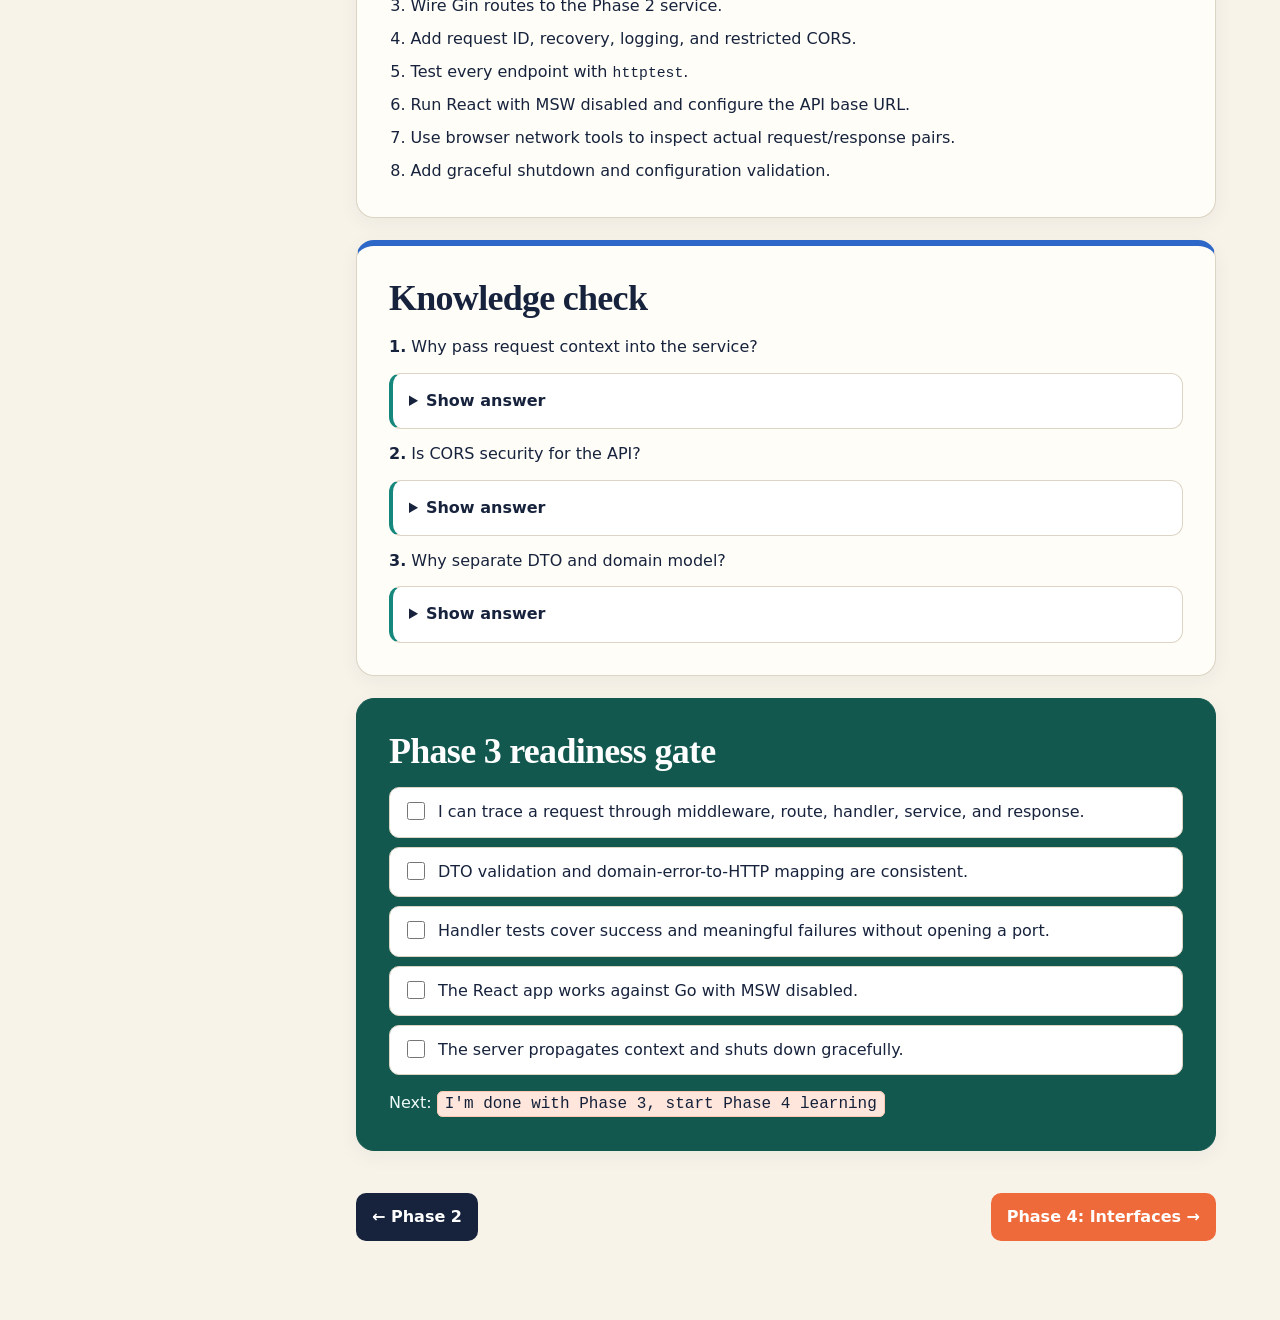
<file: mini-governata-course/phase-03-go-api/index.html>
<!doctype html><html lang="en"><head><meta charset="utf-8"><meta name="viewport" content="width=device-width,initial-scale=1"><title>Phase 3 — Go HTTP API</title><link rel="stylesheet" href="../assets/course.css"></head><body data-root=".." data-phase="3"><div class="course-shell"><aside data-course-nav></aside><main class="course-main"><article class="article">
<header class="phase-hero"><p class="eyebrow">Phase 3 · Replace the mock boundary</p><h1>Serve the task domain through a real Go API</h1><p class="hero-lede">Keep Phase 1’s frontend contract, replace MSW with Gin handlers, and learn how a request is decoded, validated, executed, encoded, cancelled, tested, and shut down.</p><div class="hero-meta"><span class="pill">5–8 sessions</span><span class="pill">Gin</span><span class="pill">net/http + httptest</span><span class="pill" data-phase-progress>Start when ready</span></div></header>
<section class="callout"><h2>What you will build</h2><p>A Go service exposing asset and task endpoints from memory. The React app talks to it through the same API client. Errors have a consistent JSON shape, CORS is limited to the frontend origin, and handler tests run without opening a real port.</p></section>

<p class="section-label">Protocol model</p><h2>HTTP is a contract, not a function call</h2><section class="lesson"><table><thead><tr><th>Operation</th><th>Method + path</th><th>Success</th></tr></thead><tbody><tr><td>List assets</td><td><code>GET /api/v1/assets</code></td><td><code>200</code> array</td></tr><tr><td>Get asset</td><td><code>GET /api/v1/assets/:id</code></td><td><code>200</code> object</td></tr><tr><td>Create task</td><td><code>POST /api/v1/tasks</code></td><td><code>201</code> object</td></tr><tr><td>Start task</td><td><code>POST /api/v1/tasks/:id/start</code></td><td><code>200</code> object</td></tr><tr><td>Complete task</td><td><code>POST /api/v1/tasks/:id/complete</code></td><td><code>200</code> object</td></tr></tbody></table><p>Use nouns for resources and methods for intent. Action endpoints are acceptable for domain commands whose meaning is richer than replacing a field.</p></section>

<p class="section-label">Request flow</p><h2>Translate at the edges</h2><section class="lesson"><div class="diagram"><div class="flow"><div class="flow-node"><strong>Middleware</strong><br>cross-cutting</div><div class="flow-arrow">→</div><div class="flow-node"><strong>Handler</strong><br>HTTP → DTO</div><div class="flow-arrow">→</div><div class="flow-node"><strong>Service</strong><br>domain decision</div><div class="flow-arrow">→</div><div class="flow-node"><strong>Handler</strong><br>result → HTTP</div></div></div><pre><code>type CreateTaskRequest struct {
    AssetID string `json:"assetId" binding:"required"`
    Title   string `json:"title" binding:"required,min=3,max=120"`
}

func (h *Handler) CreateTask(c *gin.Context) {
    var req CreateTaskRequest
    if err := c.ShouldBindJSON(&amp;req); err != nil {
        writeError(c, http.StatusBadRequest, "invalid_request", err.Error())
        return
    }
    task, err := h.service.Create(c.Request.Context(), req.AssetID, req.Title)
    if err != nil { h.writeDomainError(c, err); return }
    c.JSON(http.StatusCreated, toTaskResponse(task))
}</code></pre><p>DTOs describe transport input/output. Domain types describe business truth. Mapping looks repetitive, but it prevents JSON or framework concerns from leaking into the core.</p></section>

<p class="section-label">Errors</p><h2>Stable machine codes, useful human messages</h2><section class="lesson"><pre><code>{
  "error": {
    "code": "invalid_transition",
    "message": "task must be in progress before completion",
    "requestId": "req-8f2..."
  }
}</code></pre><table><thead><tr><th>Situation</th><th>Status</th></tr></thead><tbody><tr><td>Malformed body / validation</td><td><code>400 Bad Request</code></td></tr><tr><td>Missing/invalid authentication</td><td><code>401 Unauthorized</code></td></tr><tr><td>Authenticated but forbidden</td><td><code>403 Forbidden</code></td></tr><tr><td>Task absent</td><td><code>404 Not Found</code></td></tr><tr><td>Invalid state transition</td><td><code>409 Conflict</code></td></tr><tr><td>Unexpected failure</td><td><code>500</code>, without internal details</td></tr></tbody></table><p>Map known domain errors centrally with <code>errors.Is</code>. Do not return raw database or stack messages to the browser.</p></section>

<p class="section-label">Middleware and context</p><h2>Order changes behavior</h2><section class="lesson"><pre><code>router := gin.New()
router.Use(gin.Recovery())
router.Use(RequestID())
router.Use(AccessLog())
router.Use(CORS(frontendOrigin))

api := router.Group("/api/v1")
api.GET("/health", health)
api.POST("/tasks", handler.CreateTask)</code></pre><p>Middleware wraps downstream work. Recovery should prevent a panic from killing the process; request IDs should exist before logs; auth must run before authorization. Pass <code>c.Request.Context()</code> into services so client cancellation and server deadlines can stop work.</p><details class="deep-dive"><summary>Deep dive: CORS</summary><div><p>CORS is a browser rule controlling which origins may read responses. During development, allow the exact Vite origin and needed methods/headers. It is not authentication and does not protect the API from non-browser clients.</p></div></details></section>

<p class="section-label">Server lifecycle</p><h2>Start and stop intentionally</h2><section class="lesson"><pre><code>srv := &amp;http.Server{Addr: ":8080", Handler: router}
go func() {
    if err := srv.ListenAndServe(); !errors.Is(err, http.ErrServerClosed) {
        log.Fatal(err)
    }
}()

&lt;-shutdownSignal
ctx, cancel := context.WithTimeout(context.Background(), 10*time.Second)
defer cancel()
_ = srv.Shutdown(ctx)</code></pre><p>Graceful shutdown stops accepting new work and gives in-flight requests a deadline to finish. Later, database connections, message consumers, and workers join this lifecycle.</p></section>

<p class="section-label">Tests</p><h2>Exercise routes in memory</h2><section class="lesson"><pre><code>func TestCreateTask(t *testing.T) {
    router := newTestRouter(fakeService{})
    body := strings.NewReader(`{"assetId":"a1","title":"Review owner"}`)
    req := httptest.NewRequest(http.MethodPost, "/api/v1/tasks", body)
    req.Header.Set("Content-Type", "application/json")
    rec := httptest.NewRecorder()

    router.ServeHTTP(rec, req)
    if rec.Code != http.StatusCreated { t.Fatalf("status = %d", rec.Code) }
}</code></pre><p>Test one happy path and important boundary failures: malformed JSON, validation, missing task, invalid transition, and internal failure sanitization. Service tests already prove domain rules.</p></section>

<section class="lab"><h2>Integration sequence</h2><ol><li>Write an API contract table before handlers.</li><li>Create DTOs and one error envelope.</li><li>Wire Gin routes to the Phase 2 service.</li><li>Add request ID, recovery, logging, and restricted CORS.</li><li>Test every endpoint with <code>httptest</code>.</li><li>Run React with MSW disabled and configure the API base URL.</li><li>Use browser network tools to inspect actual request/response pairs.</li><li>Add graceful shutdown and configuration validation.</li></ol></section>
<section class="quiz"><h2>Knowledge check</h2><p><strong>1.</strong> Why pass request context into the service?</p><details class="answer"><summary>Show answer</summary><div>Cancellation and deadlines can propagate to database/message operations instead of doing abandoned work after the client or server times out.</div></details><p><strong>2.</strong> Is CORS security for the API?</p><details class="answer"><summary>Show answer</summary><div>No. It controls browser response access across origins. Authentication and authorization protect the API.</div></details><p><strong>3.</strong> Why separate DTO and domain model?</p><details class="answer"><summary>Show answer</summary><div>Transport shapes evolve for clients, while domain models express rules. Separation prevents JSON/framework details from controlling business logic.</div></details></section>
<section class="readiness"><h2>Phase 3 readiness gate</h2><div class="checklist"><label class="check-item"><input type="checkbox" data-check="p3-1"><span>I can trace a request through middleware, route, handler, service, and response.</span></label><label class="check-item"><input type="checkbox" data-check="p3-2"><span>DTO validation and domain-error-to-HTTP mapping are consistent.</span></label><label class="check-item"><input type="checkbox" data-check="p3-3"><span>Handler tests cover success and meaningful failures without opening a port.</span></label><label class="check-item"><input type="checkbox" data-check="p3-4"><span>The React app works against Go with MSW disabled.</span></label><label class="check-item"><input type="checkbox" data-check="p3-5"><span>The server propagates context and shuts down gracefully.</span></label></div><p>Next: <span class="command">I'm done with Phase 3, start Phase 4 learning</span></p></section>
<footer class="phase-footer"><a class="phase-link" href="../phase-02-go-foundations/index.html">← Phase 2</a><a class="phase-link next" href="../phase-04-interfaces/index.html">Phase 4: Interfaces →</a></footer></article></main></div><script src="../assets/course.js"></script></body></html>
</file>
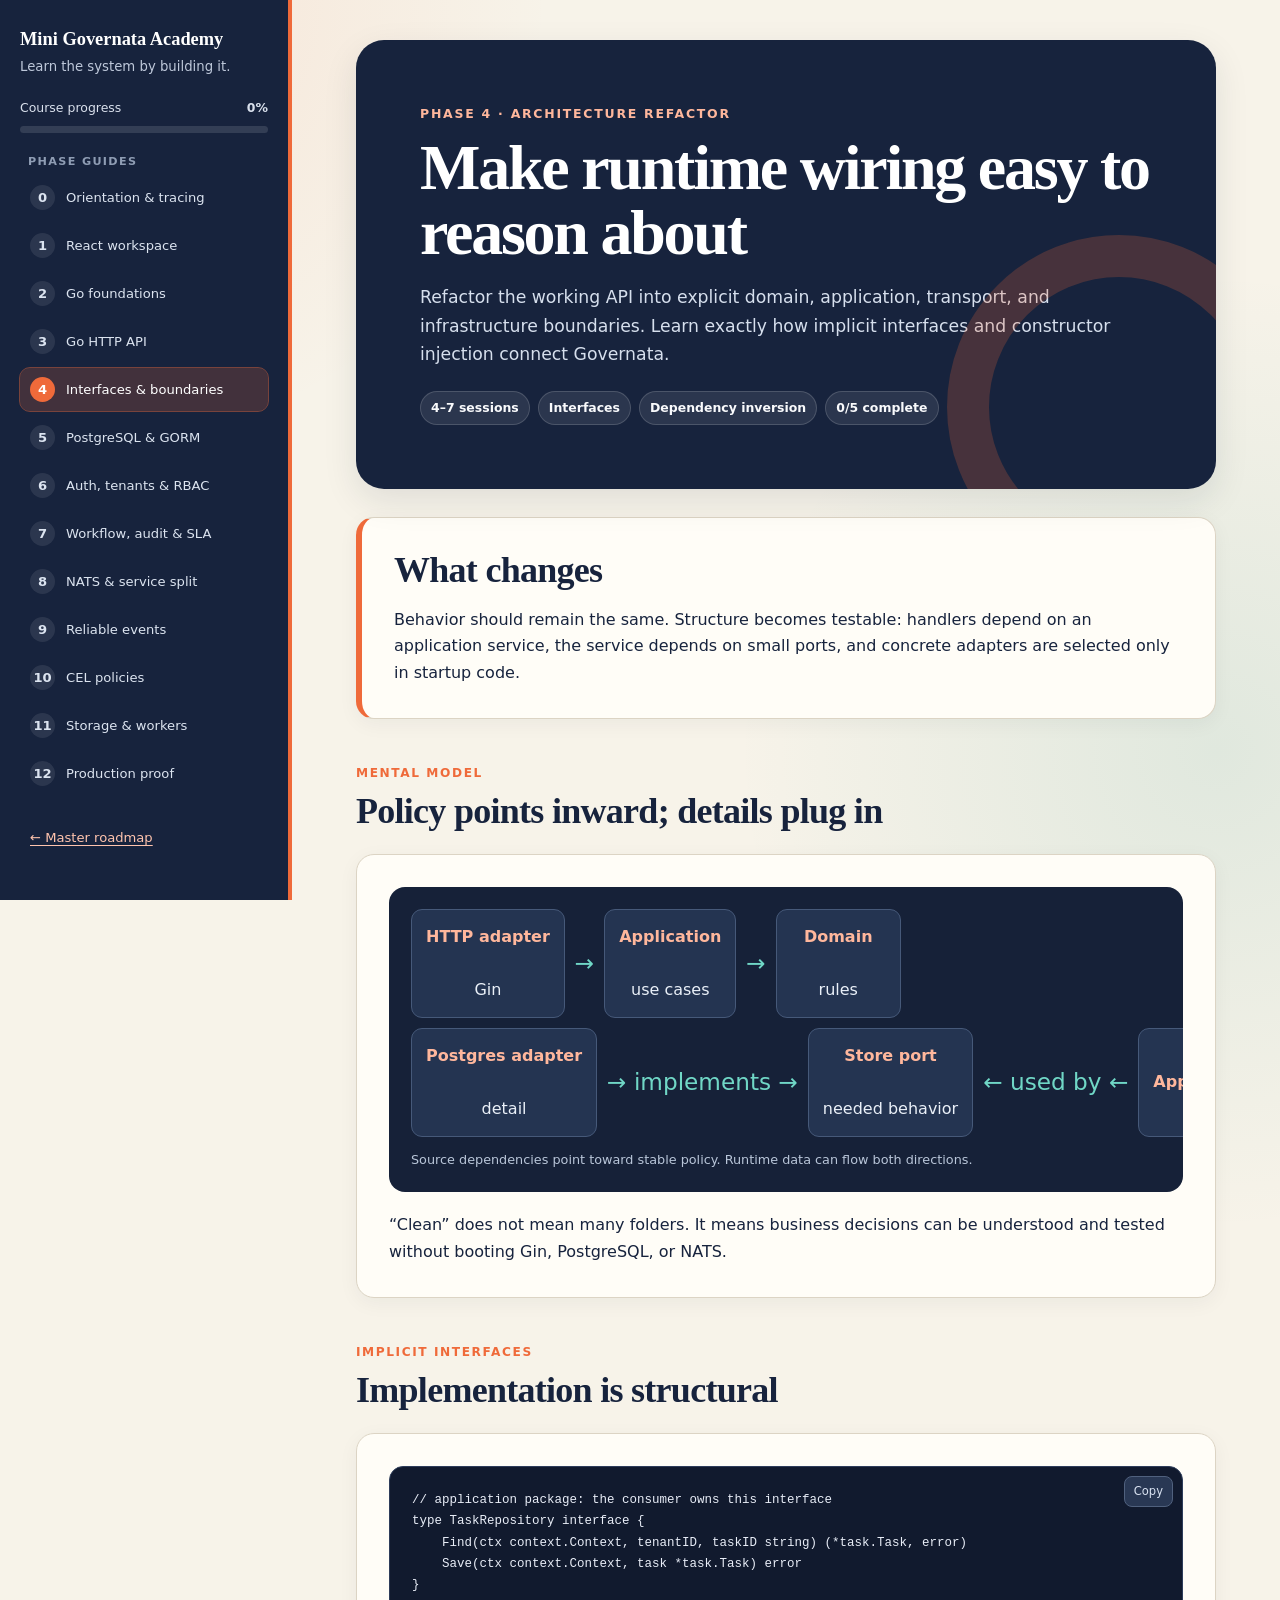
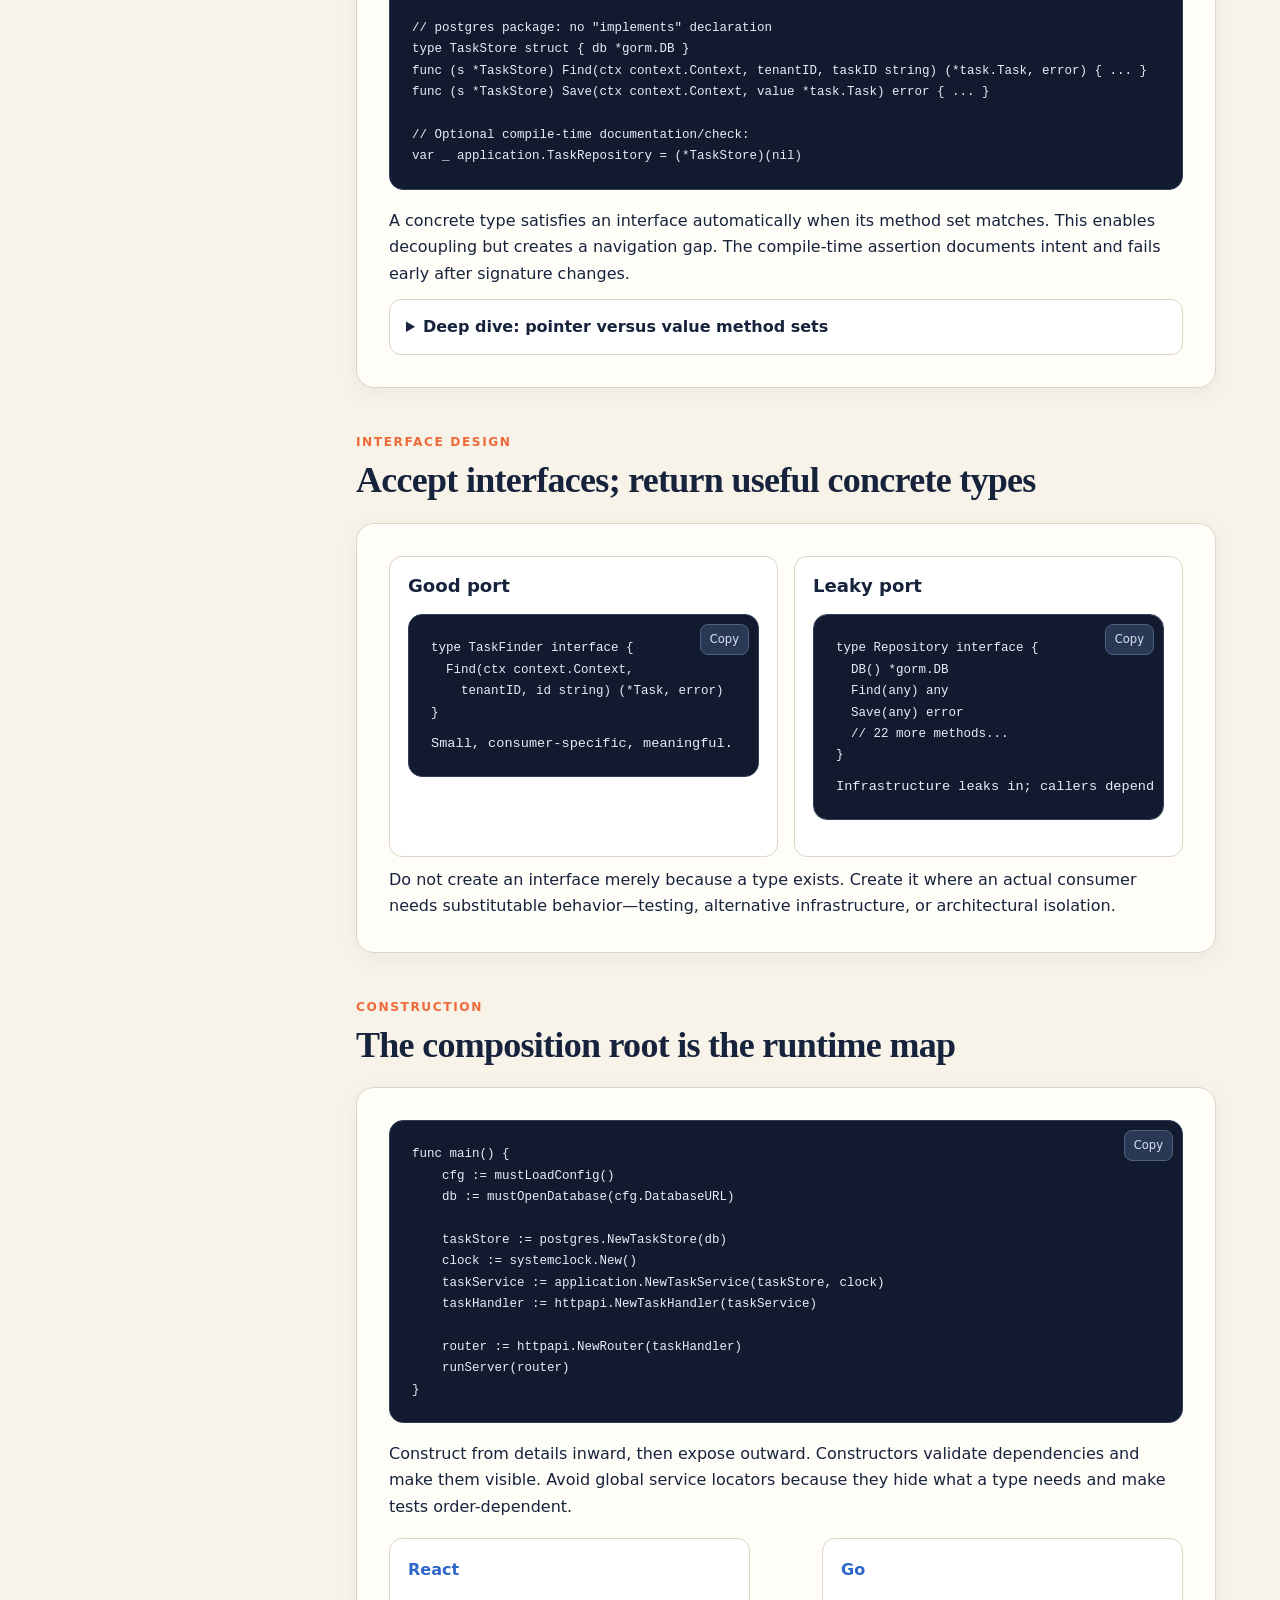
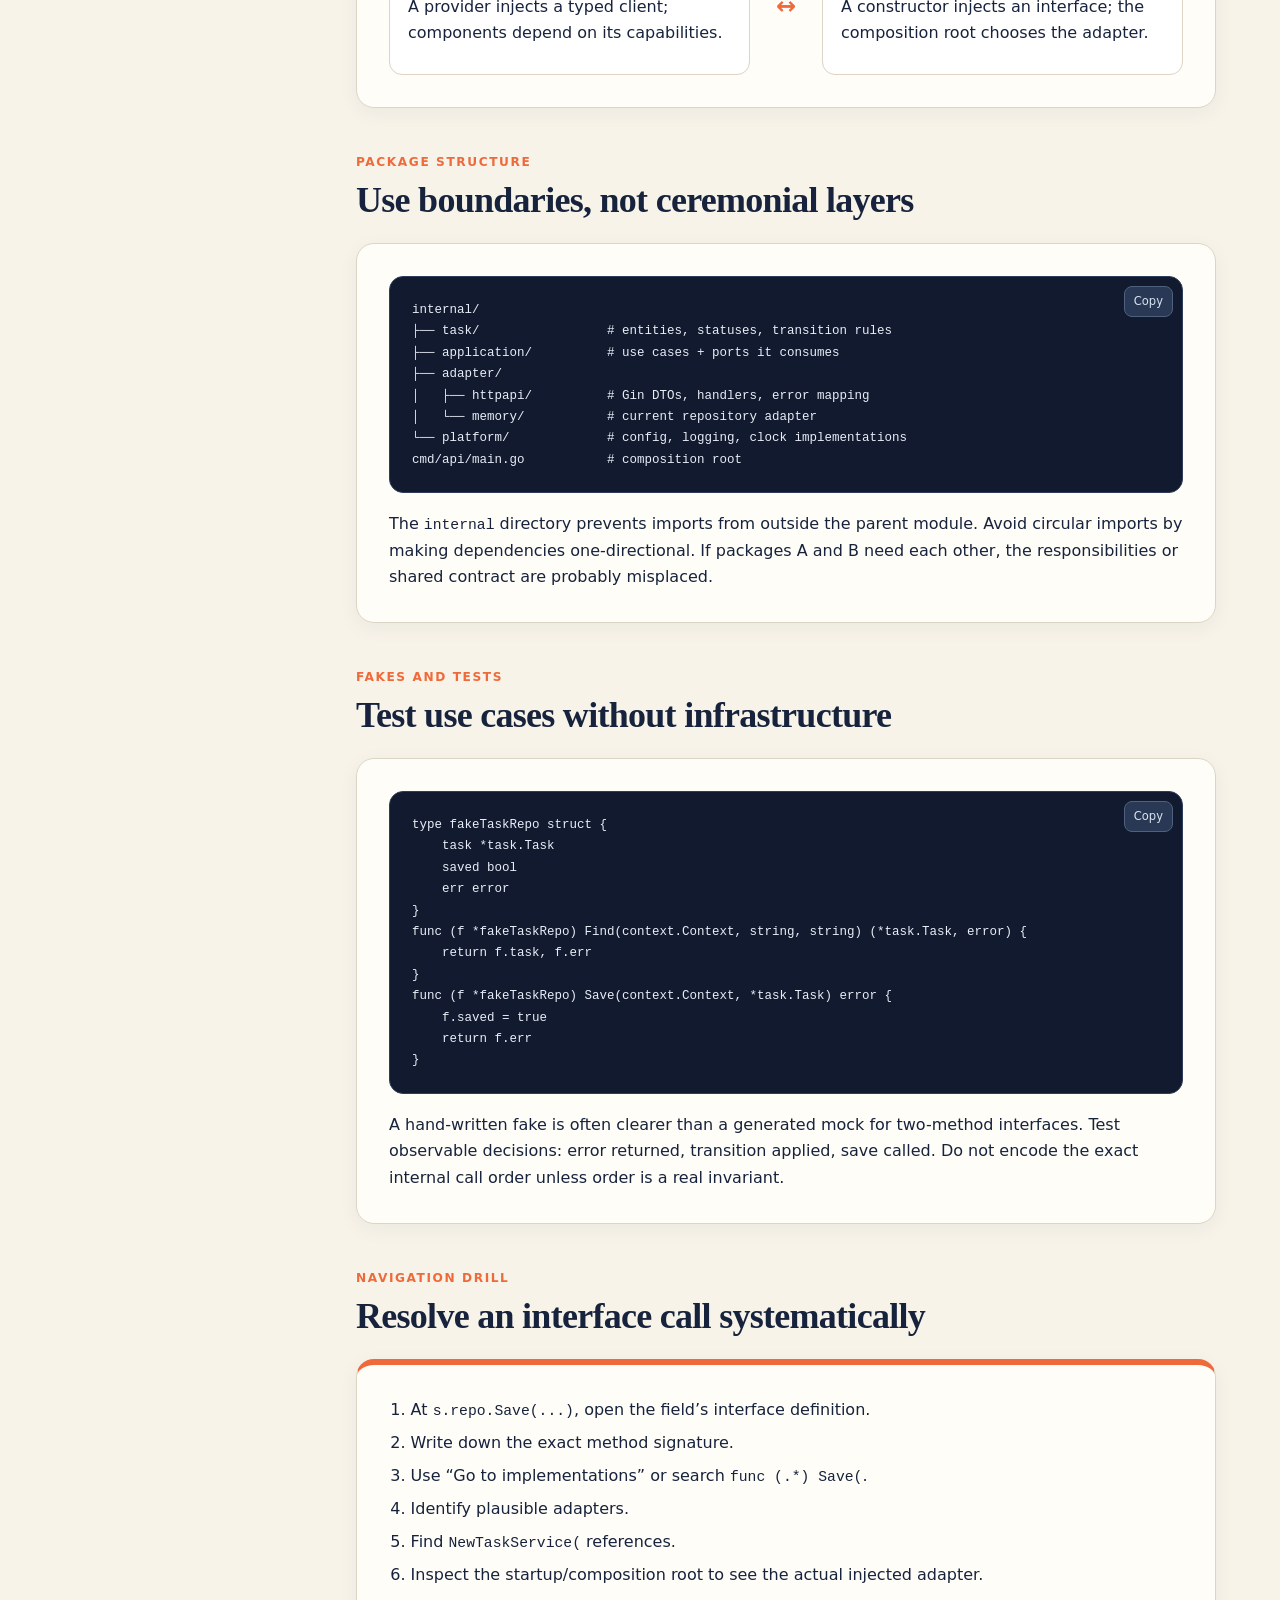
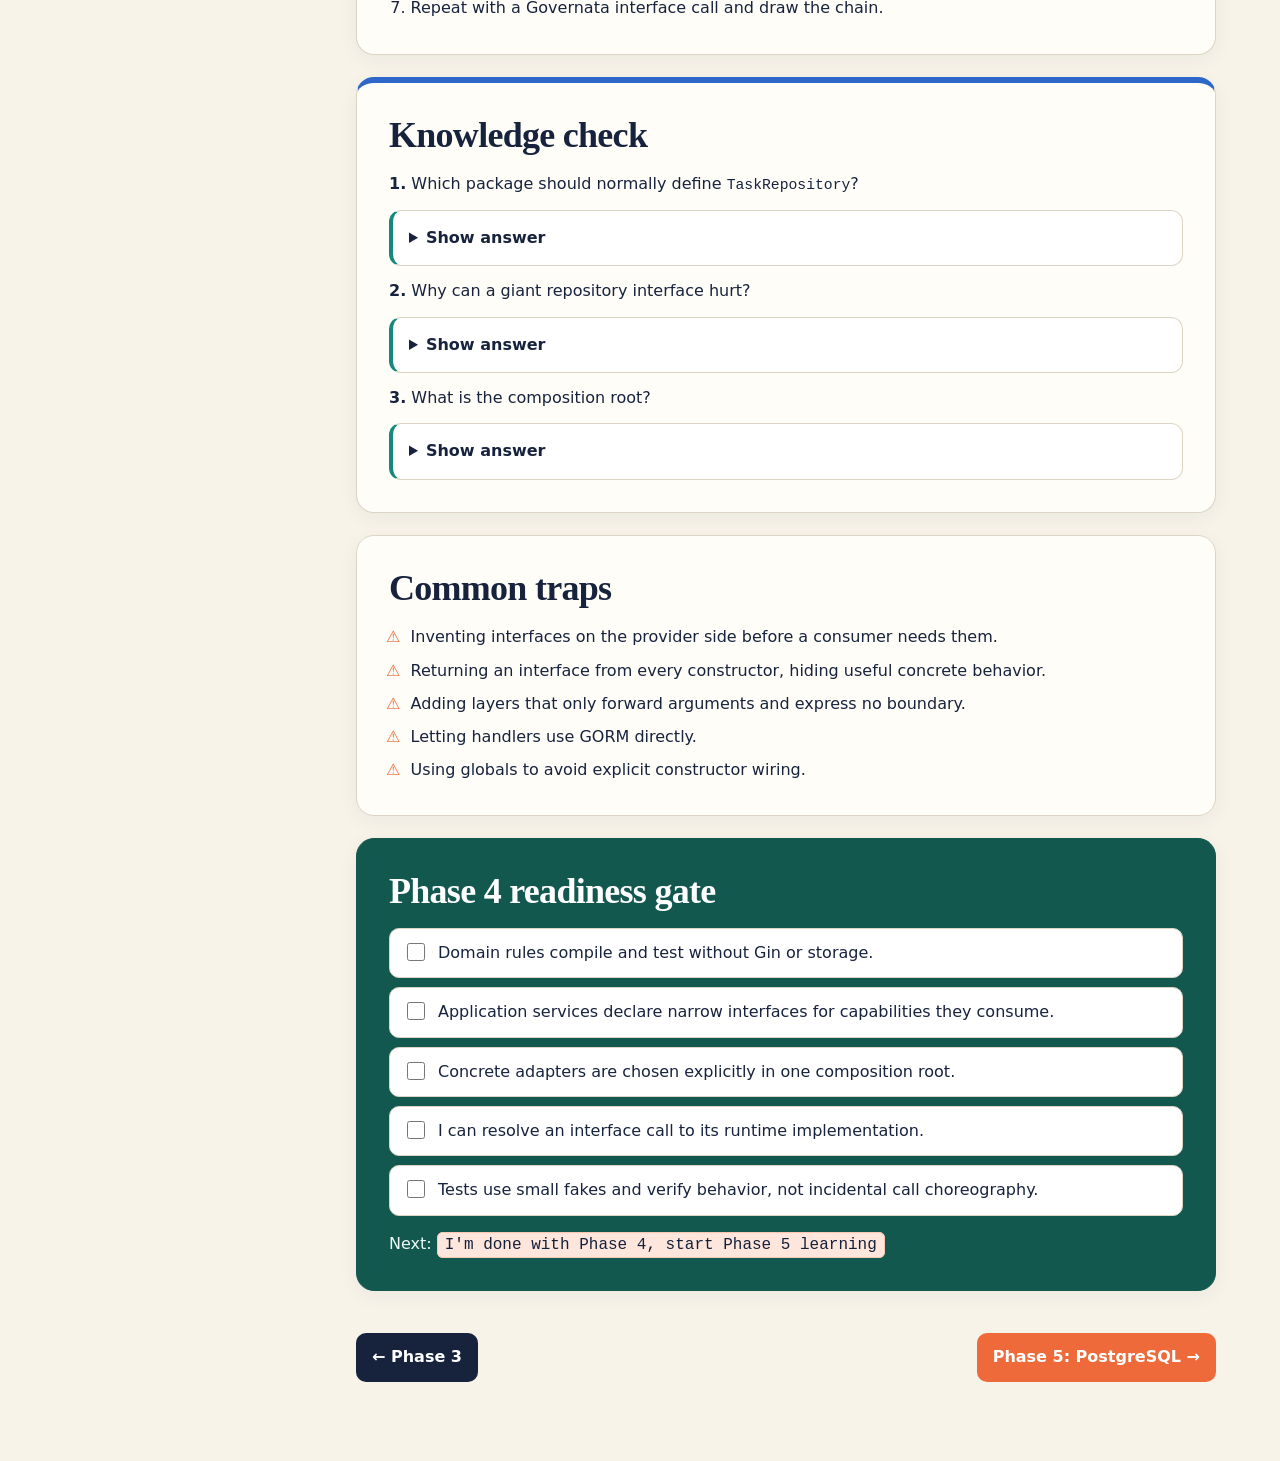
<file: mini-governata-course/phase-04-interfaces/index.html>
<!doctype html><html lang="en"><head><meta charset="utf-8"><meta name="viewport" content="width=device-width,initial-scale=1"><title>Phase 4 — Interfaces & Clean Boundaries</title><link rel="stylesheet" href="../assets/course.css"></head><body data-root=".." data-phase="4"><div class="course-shell"><aside data-course-nav></aside><main class="course-main"><article class="article">
<header class="phase-hero"><p class="eyebrow">Phase 4 · Architecture refactor</p><h1>Make runtime wiring easy to reason about</h1><p class="hero-lede">Refactor the working API into explicit domain, application, transport, and infrastructure boundaries. Learn exactly how implicit interfaces and constructor injection connect Governata.</p><div class="hero-meta"><span class="pill">4–7 sessions</span><span class="pill">Interfaces</span><span class="pill">Dependency inversion</span><span class="pill" data-phase-progress>Start when ready</span></div></header>
<section class="callout"><h2>What changes</h2><p>Behavior should remain the same. Structure becomes testable: handlers depend on an application service, the service depends on small ports, and concrete adapters are selected only in startup code.</p></section>

<p class="section-label">Mental model</p><h2>Policy points inward; details plug in</h2><section class="lesson"><div class="diagram"><div class="flow"><div class="flow-node"><strong>HTTP adapter</strong><br>Gin</div><div class="flow-arrow">→</div><div class="flow-node"><strong>Application</strong><br>use cases</div><div class="flow-arrow">→</div><div class="flow-node"><strong>Domain</strong><br>rules</div></div><div class="flow" style="margin-top:10px"><div class="flow-node"><strong>Postgres adapter</strong><br>detail</div><div class="flow-arrow">→ implements →</div><div class="flow-node"><strong>Store port</strong><br>needed behavior</div><div class="flow-arrow">← used by ←</div><div class="flow-node"><strong>Application</strong></div></div><p class="diagram-caption">Source dependencies point toward stable policy. Runtime data can flow both directions.</p></div><p>“Clean” does not mean many folders. It means business decisions can be understood and tested without booting Gin, PostgreSQL, or NATS.</p></section>

<p class="section-label">Implicit interfaces</p><h2>Implementation is structural</h2><section class="lesson"><pre><code>// application package: the consumer owns this interface
type TaskRepository interface {
    Find(ctx context.Context, tenantID, taskID string) (*task.Task, error)
    Save(ctx context.Context, task *task.Task) error
}

// postgres package: no "implements" declaration
type TaskStore struct { db *gorm.DB }
func (s *TaskStore) Find(ctx context.Context, tenantID, taskID string) (*task.Task, error) { ... }
func (s *TaskStore) Save(ctx context.Context, value *task.Task) error { ... }

// Optional compile-time documentation/check:
var _ application.TaskRepository = (*TaskStore)(nil)</code></pre><p>A concrete type satisfies an interface automatically when its method set matches. This enables decoupling but creates a navigation gap. The compile-time assertion documents intent and fails early after signature changes.</p><details class="deep-dive"><summary>Deep dive: pointer versus value method sets</summary><div><p>Methods with receiver <code>(t T)</code> belong to both <code>T</code> and <code>*T</code> method sets. Methods with receiver <code>(t *T)</code> belong to <code>*T</code>. Therefore a value <code>T</code> may not satisfy an interface that requires a pointer-receiver method.</p></div></details></section>

<p class="section-label">Interface design</p><h2>Accept interfaces; return useful concrete types</h2><section class="lesson"><div class="two-col"><div class="mini-card"><h3>Good port</h3><pre><code>type TaskFinder interface {
  Find(ctx context.Context,
    tenantID, id string) (*Task, error)
}</code><p>Small, consumer-specific, meaningful.</p></div><div class="mini-card"><h3>Leaky port</h3><pre><code>type Repository interface {
  DB() *gorm.DB
  Find(any) any
  Save(any) error
  // 22 more methods...
}</code><p>Infrastructure leaks in; callers depend on too much.</p></div></div><p>Do not create an interface merely because a type exists. Create it where an actual consumer needs substitutable behavior—testing, alternative infrastructure, or architectural isolation.</p></section>

<p class="section-label">Construction</p><h2>The composition root is the runtime map</h2><section class="lesson"><pre><code>func main() {
    cfg := mustLoadConfig()
    db := mustOpenDatabase(cfg.DatabaseURL)

    taskStore := postgres.NewTaskStore(db)
    clock := systemclock.New()
    taskService := application.NewTaskService(taskStore, clock)
    taskHandler := httpapi.NewTaskHandler(taskService)

    router := httpapi.NewRouter(taskHandler)
    runServer(router)
}</code></pre><p>Construct from details inward, then expose outward. Constructors validate dependencies and make them visible. Avoid global service locators because they hide what a type needs and make tests order-dependent.</p><div class="react-bridge"><div class="bridge-side"><h4>React</h4><p>A provider injects a typed client; components depend on its capabilities.</p></div><div class="bridge-arrow">↔</div><div class="bridge-side"><h4>Go</h4><p>A constructor injects an interface; the composition root chooses the adapter.</p></div></div></section>

<p class="section-label">Package structure</p><h2>Use boundaries, not ceremonial layers</h2><section class="lesson"><pre><code>internal/
├── task/                 # entities, statuses, transition rules
├── application/          # use cases + ports it consumes
├── adapter/
│   ├── httpapi/          # Gin DTOs, handlers, error mapping
│   └── memory/           # current repository adapter
└── platform/             # config, logging, clock implementations
cmd/api/main.go           # composition root</code></pre><p>The <code>internal</code> directory prevents imports from outside the parent module. Avoid circular imports by making dependencies one-directional. If packages A and B need each other, the responsibilities or shared contract are probably misplaced.</p></section>

<p class="section-label">Fakes and tests</p><h2>Test use cases without infrastructure</h2><section class="lesson"><pre><code>type fakeTaskRepo struct {
    task *task.Task
    saved bool
    err error
}
func (f *fakeTaskRepo) Find(context.Context, string, string) (*task.Task, error) {
    return f.task, f.err
}
func (f *fakeTaskRepo) Save(context.Context, *task.Task) error {
    f.saved = true
    return f.err
}</code></pre><p>A hand-written fake is often clearer than a generated mock for two-method interfaces. Test observable decisions: error returned, transition applied, save called. Do not encode the exact internal call order unless order is a real invariant.</p></section>

<p class="section-label">Navigation drill</p><h2>Resolve an interface call systematically</h2><section class="lab"><ol><li>At <code>s.repo.Save(...)</code>, open the field’s interface definition.</li><li>Write down the exact method signature.</li><li>Use “Go to implementations” or search <code>func (.*) Save(</code>.</li><li>Identify plausible adapters.</li><li>Find <code>NewTaskService(</code> references.</li><li>Inspect the startup/composition root to see the actual injected adapter.</li><li>Repeat with a Governata interface call and draw the chain.</li></ol></section>

<section class="quiz"><h2>Knowledge check</h2><p><strong>1.</strong> Which package should normally define <code>TaskRepository</code>?</p><details class="answer"><summary>Show answer</summary><div>The consuming application package, because it knows the minimum behavior it needs. The PostgreSQL adapter should satisfy that contract without owning it.</div></details><p><strong>2.</strong> Why can a giant repository interface hurt?</p><details class="answer"><summary>Show answer</summary><div>Consumers depend on unrelated methods, fakes become large, changes ripple widely, and infrastructure concepts leak into use cases.</div></details><p><strong>3.</strong> What is the composition root?</p><details class="answer"><summary>Show answer</summary><div>The startup location that creates concrete adapters/services and injects dependencies. It is the authoritative runtime wiring map.</div></details></section>
<section class="lesson"><h2>Common traps</h2><ul class="mistakes"><li>Inventing interfaces on the provider side before a consumer needs them.</li><li>Returning an interface from every constructor, hiding useful concrete behavior.</li><li>Adding layers that only forward arguments and express no boundary.</li><li>Letting handlers use GORM directly.</li><li>Using globals to avoid explicit constructor wiring.</li></ul></section>
<section class="readiness"><h2>Phase 4 readiness gate</h2><div class="checklist"><label class="check-item"><input type="checkbox" data-check="p4-1"><span>Domain rules compile and test without Gin or storage.</span></label><label class="check-item"><input type="checkbox" data-check="p4-2"><span>Application services declare narrow interfaces for capabilities they consume.</span></label><label class="check-item"><input type="checkbox" data-check="p4-3"><span>Concrete adapters are chosen explicitly in one composition root.</span></label><label class="check-item"><input type="checkbox" data-check="p4-4"><span>I can resolve an interface call to its runtime implementation.</span></label><label class="check-item"><input type="checkbox" data-check="p4-5"><span>Tests use small fakes and verify behavior, not incidental call choreography.</span></label></div><p>Next: <span class="command">I'm done with Phase 4, start Phase 5 learning</span></p></section>
<footer class="phase-footer"><a class="phase-link" href="../phase-03-go-api/index.html">← Phase 3</a><a class="phase-link next" href="../phase-05-postgres-gorm/index.html">Phase 5: PostgreSQL →</a></footer></article></main></div><script src="../assets/course.js"></script></body></html>
</file>
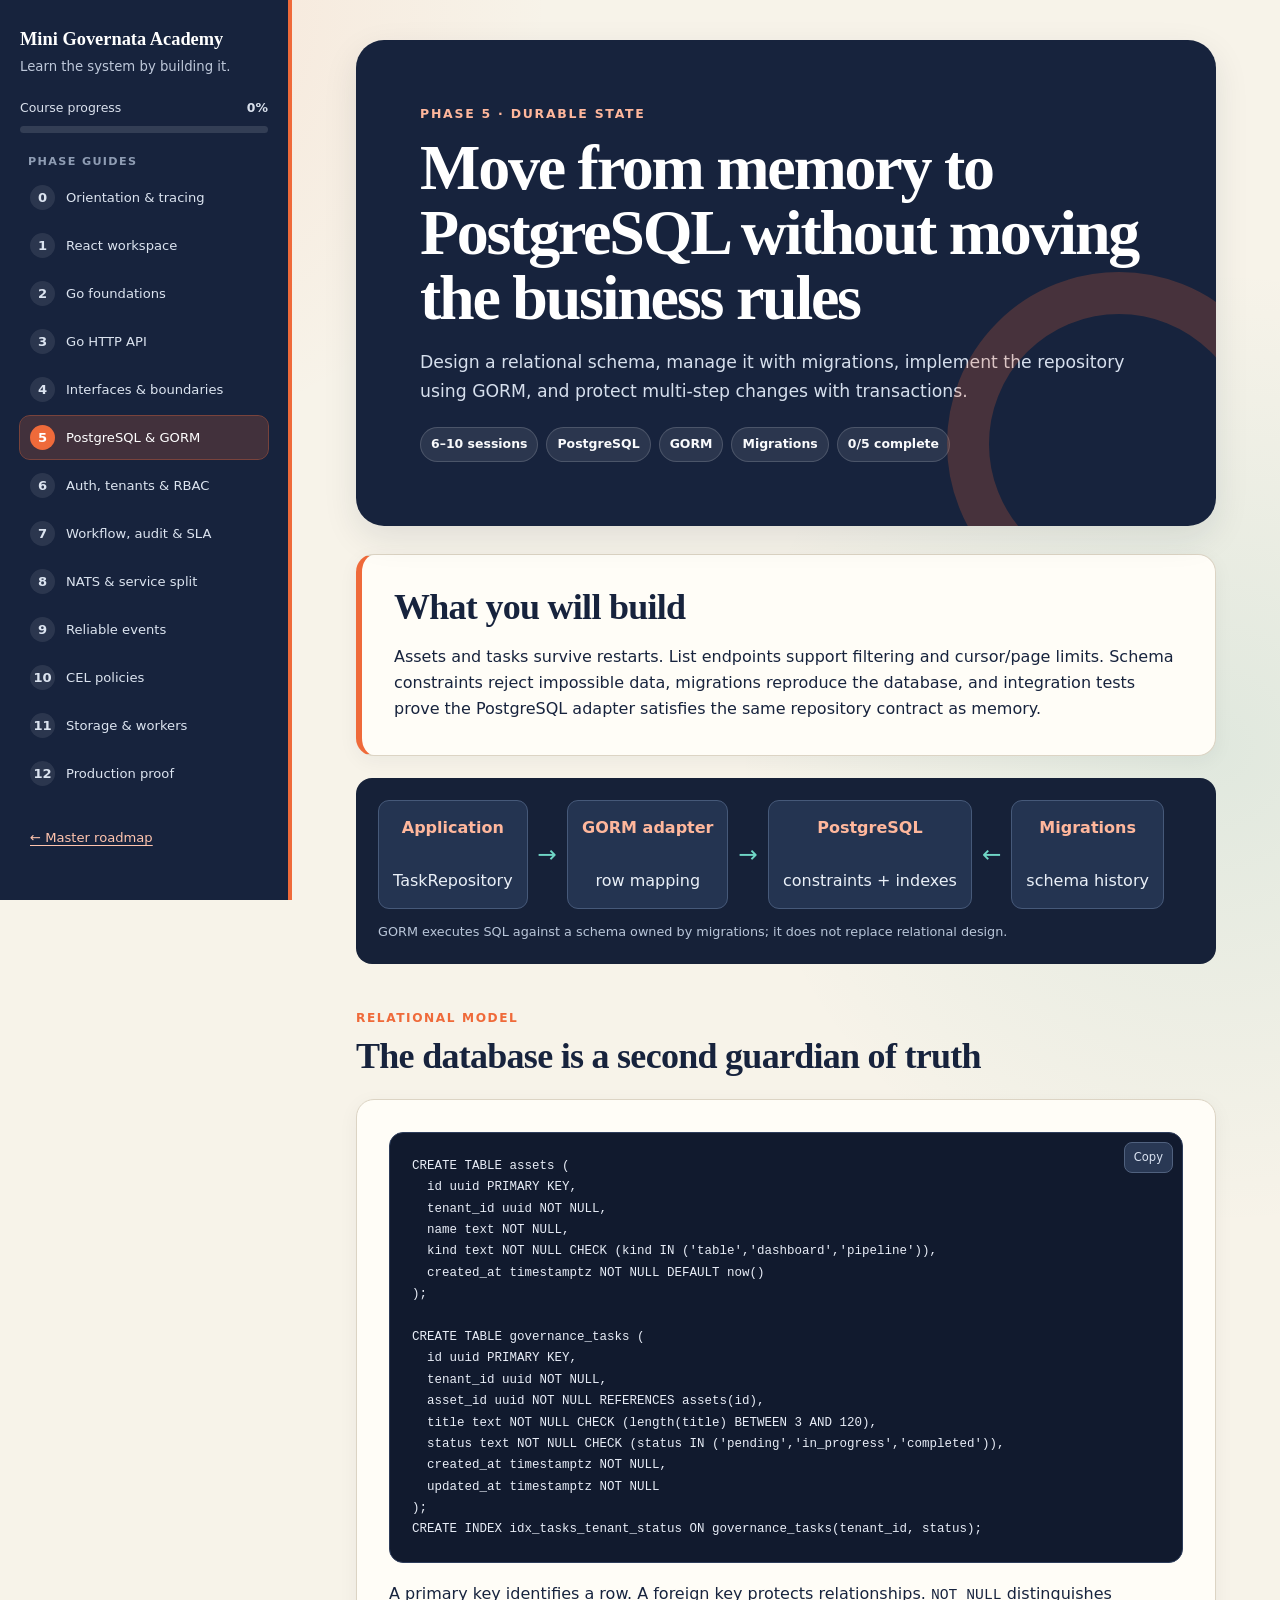
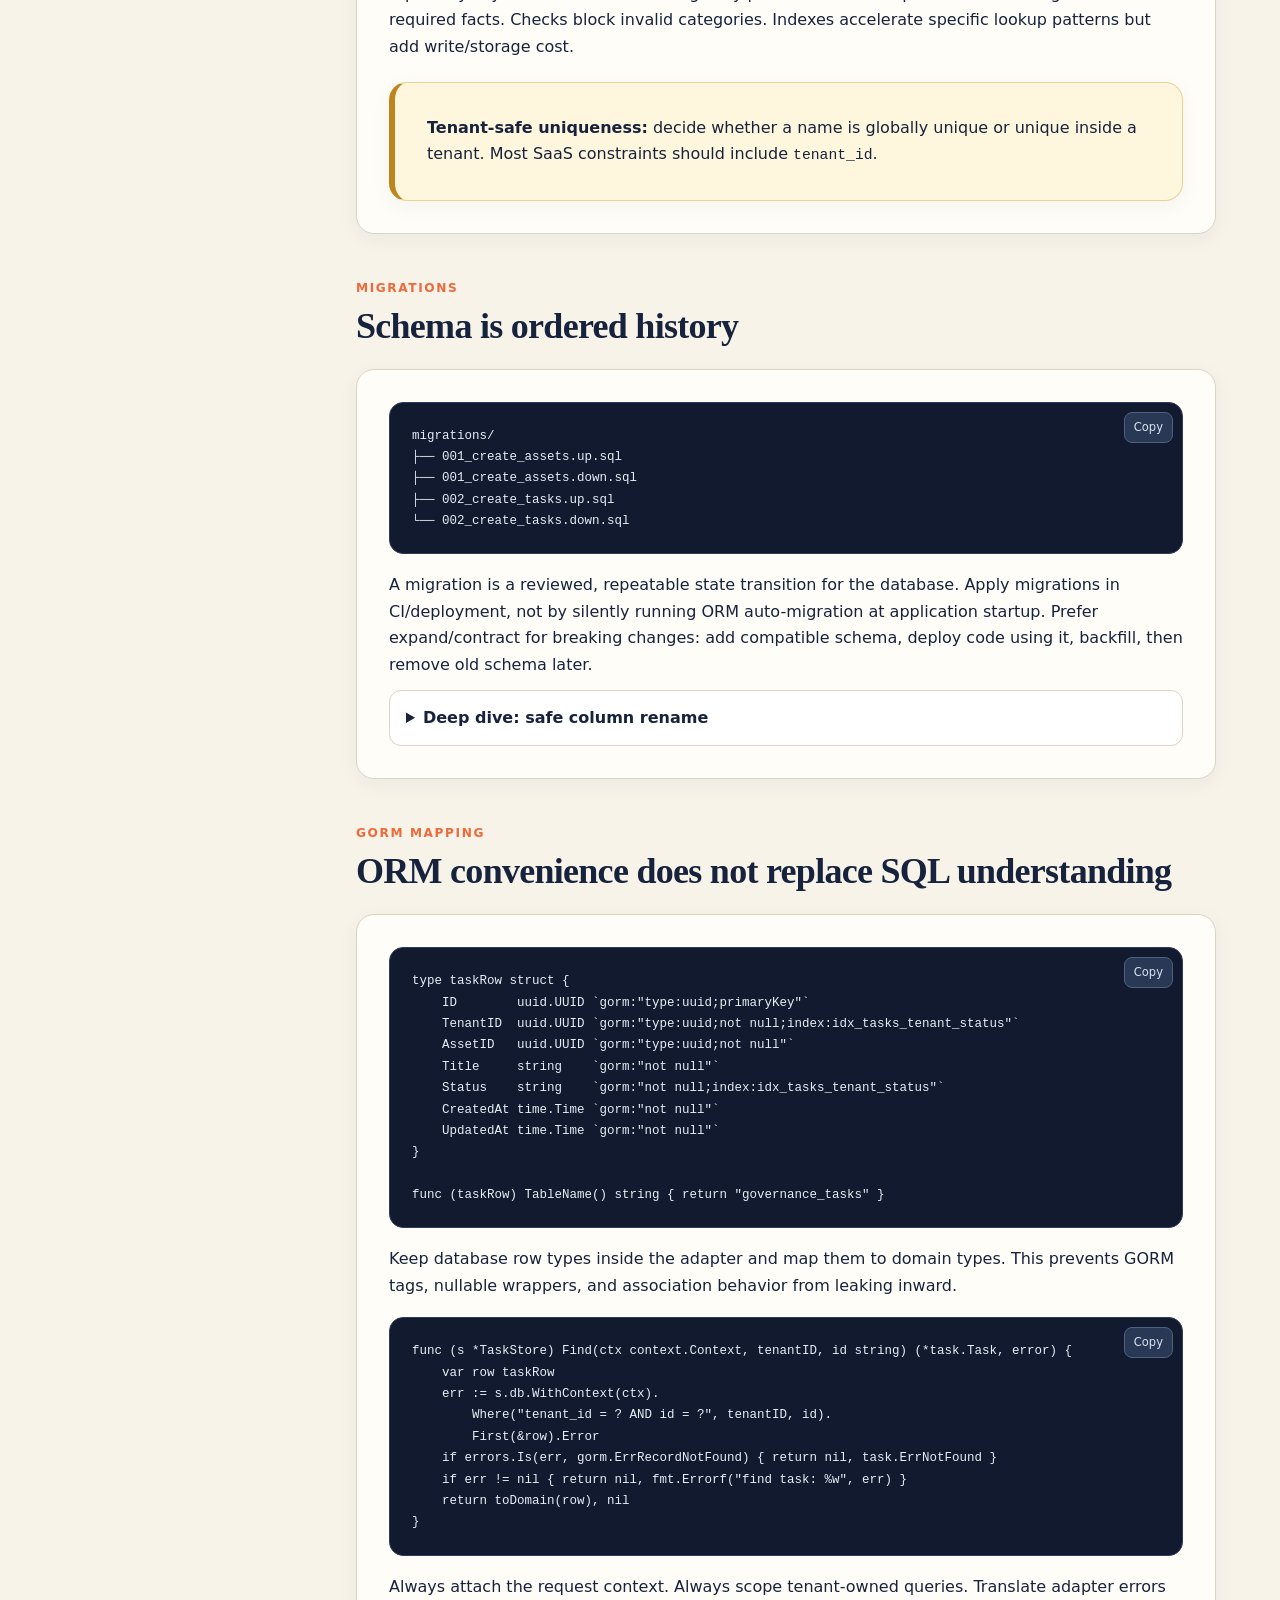
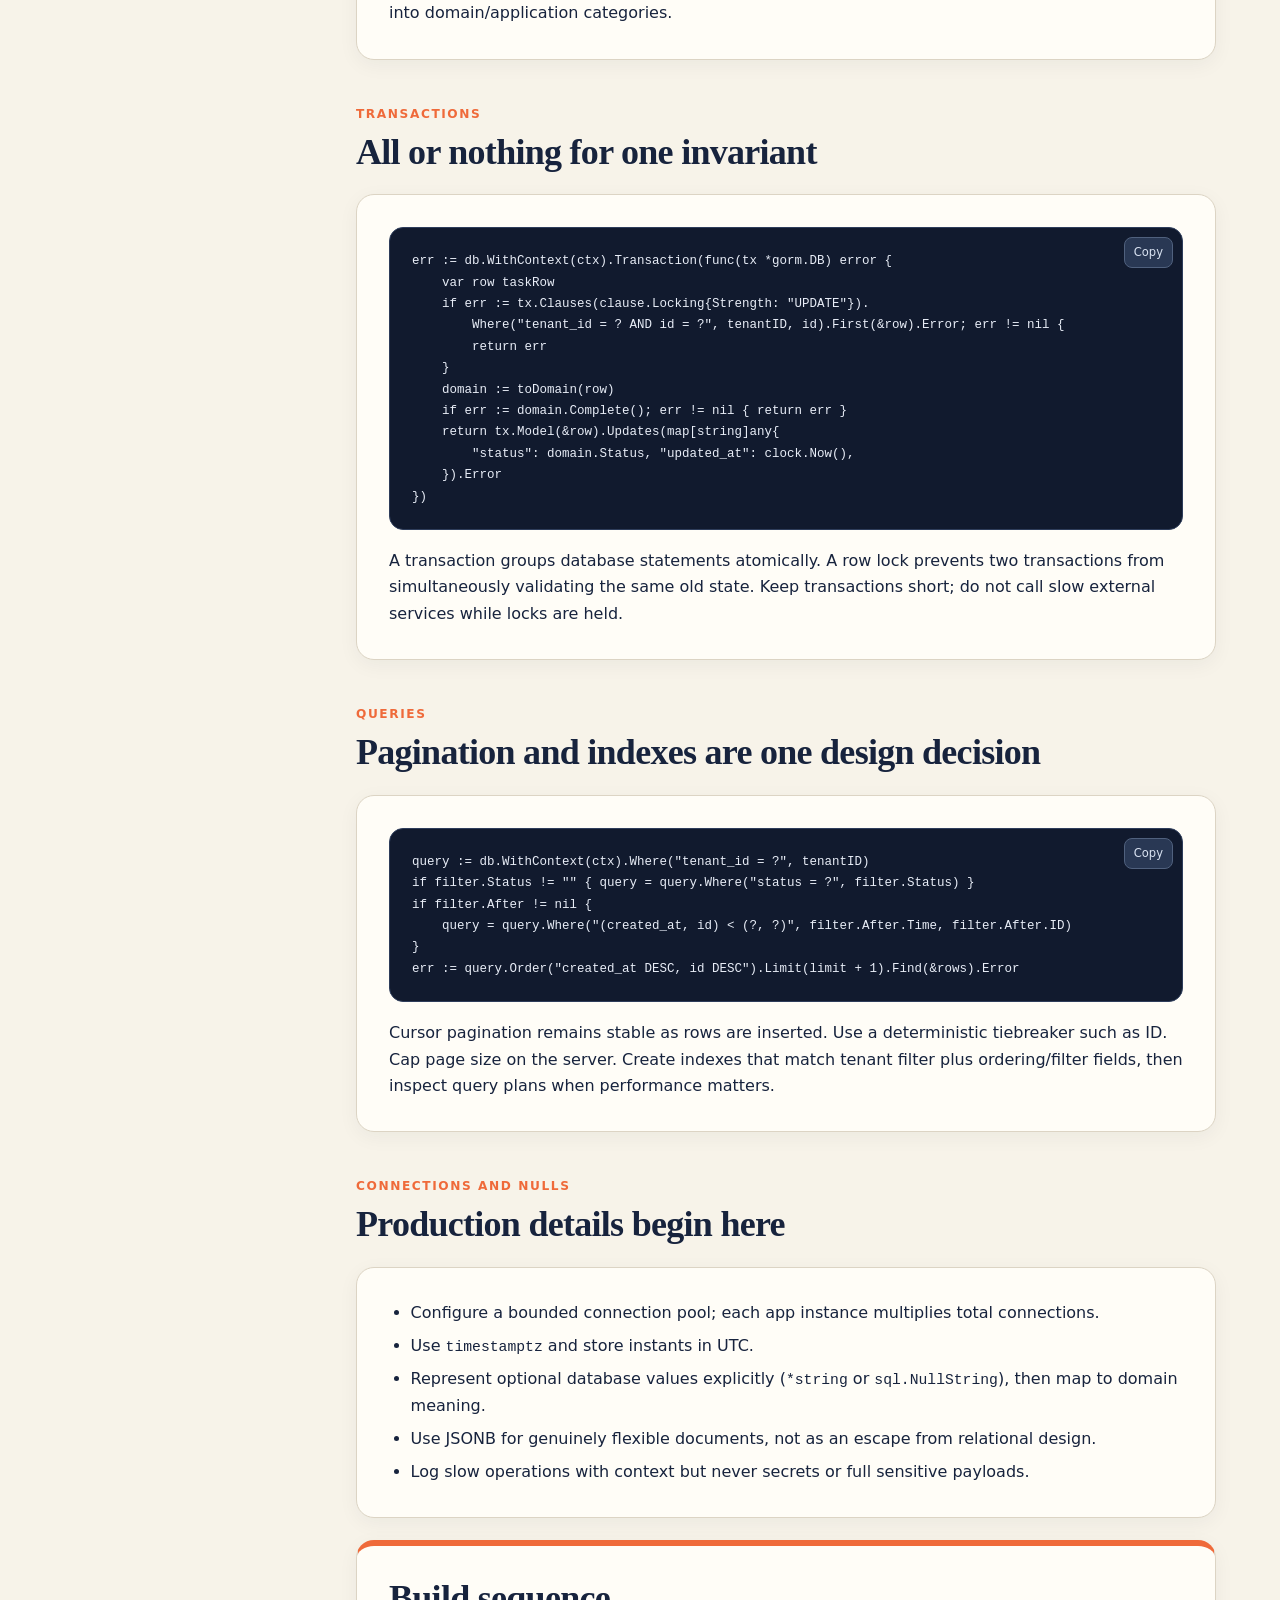
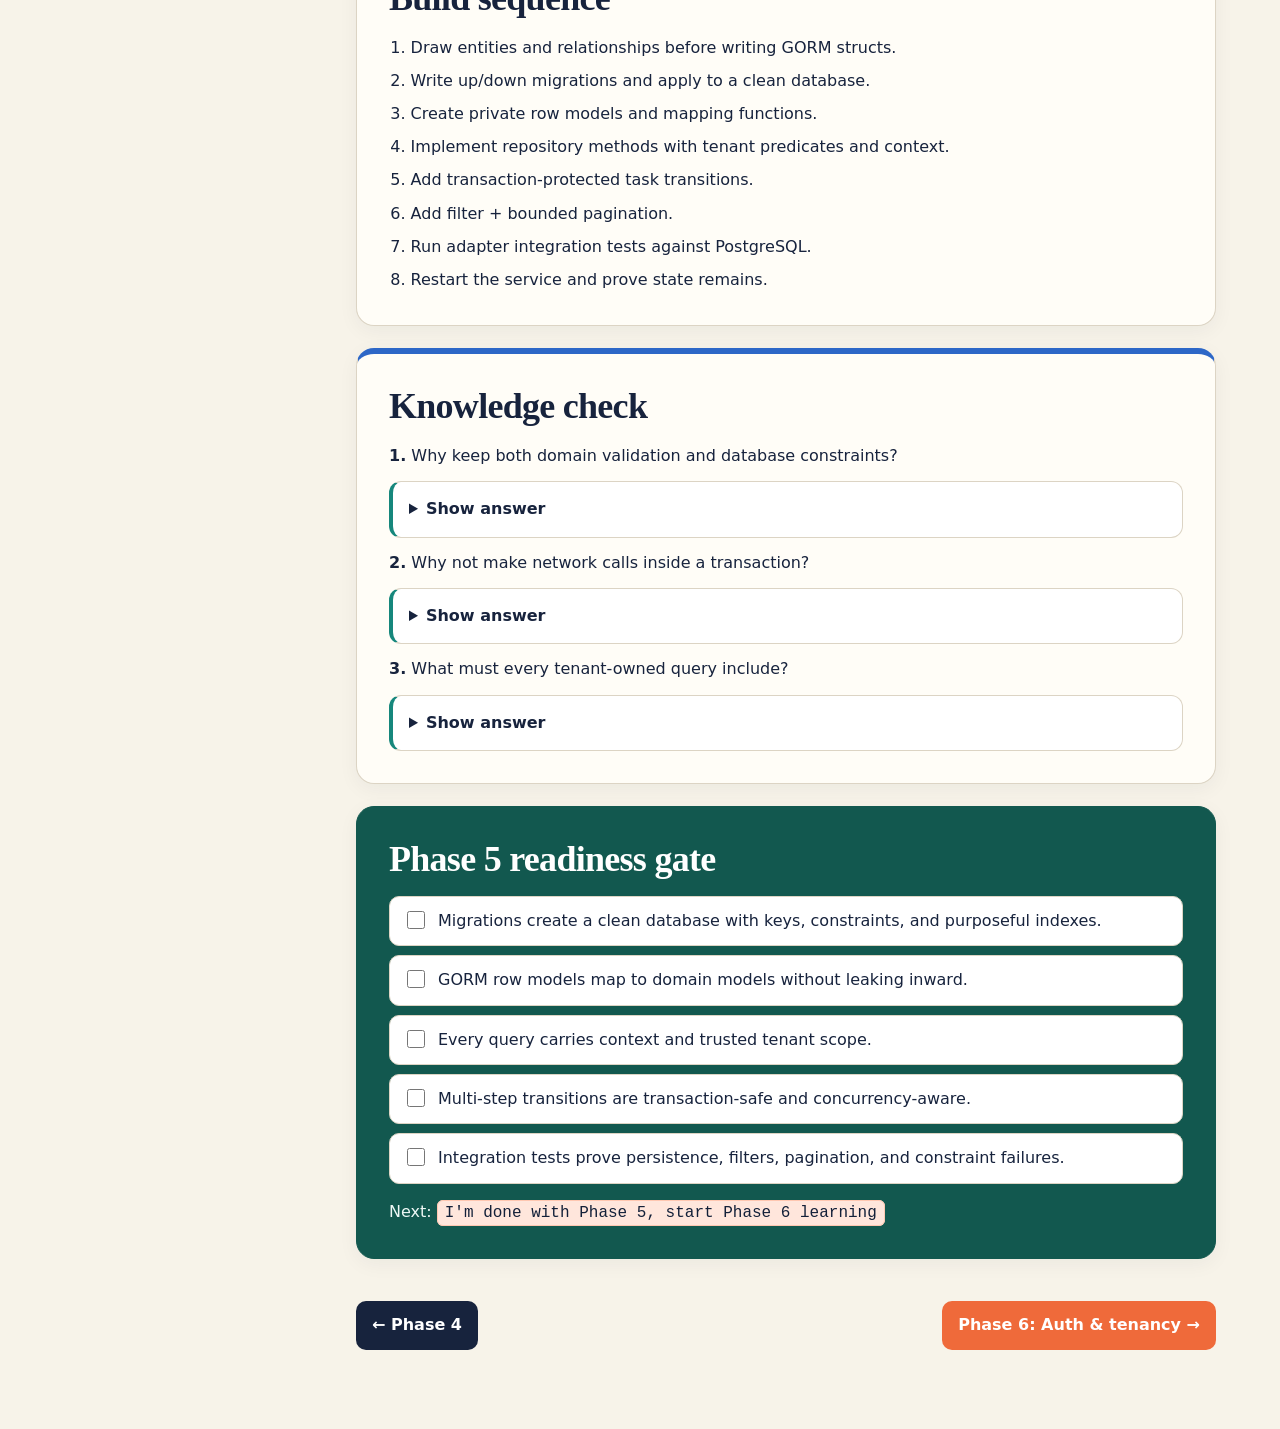
<file: mini-governata-course/phase-05-postgres-gorm/index.html>
<!doctype html><html lang="en"><head><meta charset="utf-8"><meta name="viewport" content="width=device-width,initial-scale=1"><title>Phase 5 — PostgreSQL, GORM & Migrations</title><link rel="stylesheet" href="../assets/course.css"></head><body data-root=".." data-phase="5"><div class="course-shell"><aside data-course-nav></aside><main class="course-main"><article class="article">
<header class="phase-hero"><p class="eyebrow">Phase 5 · Durable state</p><h1>Move from memory to PostgreSQL without moving the business rules</h1><p class="hero-lede">Design a relational schema, manage it with migrations, implement the repository using GORM, and protect multi-step changes with transactions.</p><div class="hero-meta"><span class="pill">6–10 sessions</span><span class="pill">PostgreSQL</span><span class="pill">GORM</span><span class="pill">Migrations</span><span class="pill" data-phase-progress>Start when ready</span></div></header>
<section class="callout"><h2>What you will build</h2><p>Assets and tasks survive restarts. List endpoints support filtering and cursor/page limits. Schema constraints reject impossible data, migrations reproduce the database, and integration tests prove the PostgreSQL adapter satisfies the same repository contract as memory.</p></section>
<div class="diagram"><div class="flow"><div class="flow-node"><strong>Application</strong><br>TaskRepository</div><div class="flow-arrow">→</div><div class="flow-node"><strong>GORM adapter</strong><br>row mapping</div><div class="flow-arrow">→</div><div class="flow-node"><strong>PostgreSQL</strong><br>constraints + indexes</div><div class="flow-arrow">←</div><div class="flow-node"><strong>Migrations</strong><br>schema history</div></div><p class="diagram-caption">GORM executes SQL against a schema owned by migrations; it does not replace relational design.</p></div>

<p class="section-label">Relational model</p><h2>The database is a second guardian of truth</h2><section class="lesson"><pre><code>CREATE TABLE assets (
  id uuid PRIMARY KEY,
  tenant_id uuid NOT NULL,
  name text NOT NULL,
  kind text NOT NULL CHECK (kind IN ('table','dashboard','pipeline')),
  created_at timestamptz NOT NULL DEFAULT now()
);

CREATE TABLE governance_tasks (
  id uuid PRIMARY KEY,
  tenant_id uuid NOT NULL,
  asset_id uuid NOT NULL REFERENCES assets(id),
  title text NOT NULL CHECK (length(title) BETWEEN 3 AND 120),
  status text NOT NULL CHECK (status IN ('pending','in_progress','completed')),
  created_at timestamptz NOT NULL,
  updated_at timestamptz NOT NULL
);
CREATE INDEX idx_tasks_tenant_status ON governance_tasks(tenant_id, status);</code></pre><p>A primary key identifies a row. A foreign key protects relationships. <code>NOT NULL</code> distinguishes required facts. Checks block invalid categories. Indexes accelerate specific lookup patterns but add write/storage cost.</p><div class="callout warning"><strong>Tenant-safe uniqueness:</strong> decide whether a name is globally unique or unique inside a tenant. Most SaaS constraints should include <code>tenant_id</code>.</div></section>

<p class="section-label">Migrations</p><h2>Schema is ordered history</h2><section class="lesson"><pre><code>migrations/
├── 001_create_assets.up.sql
├── 001_create_assets.down.sql
├── 002_create_tasks.up.sql
└── 002_create_tasks.down.sql</code></pre><p>A migration is a reviewed, repeatable state transition for the database. Apply migrations in CI/deployment, not by silently running ORM auto-migration at application startup. Prefer expand/contract for breaking changes: add compatible schema, deploy code using it, backfill, then remove old schema later.</p><details class="deep-dive"><summary>Deep dive: safe column rename</summary><div><ol><li>Add the new column.</li><li>Deploy code that writes both old and new.</li><li>Backfill existing rows.</li><li>Deploy code reading only new.</li><li>Remove old after every instance is compatible.</li></ol></div></details></section>

<p class="section-label">GORM mapping</p><h2>ORM convenience does not replace SQL understanding</h2><section class="lesson"><pre><code>type taskRow struct {
    ID        uuid.UUID `gorm:"type:uuid;primaryKey"`
    TenantID  uuid.UUID `gorm:"type:uuid;not null;index:idx_tasks_tenant_status"`
    AssetID   uuid.UUID `gorm:"type:uuid;not null"`
    Title     string    `gorm:"not null"`
    Status    string    `gorm:"not null;index:idx_tasks_tenant_status"`
    CreatedAt time.Time `gorm:"not null"`
    UpdatedAt time.Time `gorm:"not null"`
}

func (taskRow) TableName() string { return "governance_tasks" }</code></pre><p>Keep database row types inside the adapter and map them to domain types. This prevents GORM tags, nullable wrappers, and association behavior from leaking inward.</p><pre><code>func (s *TaskStore) Find(ctx context.Context, tenantID, id string) (*task.Task, error) {
    var row taskRow
    err := s.db.WithContext(ctx).
        Where("tenant_id = ? AND id = ?", tenantID, id).
        First(&amp;row).Error
    if errors.Is(err, gorm.ErrRecordNotFound) { return nil, task.ErrNotFound }
    if err != nil { return nil, fmt.Errorf("find task: %w", err) }
    return toDomain(row), nil
}</code></pre><p>Always attach the request context. Always scope tenant-owned queries. Translate adapter errors into domain/application categories.</p></section>

<p class="section-label">Transactions</p><h2>All or nothing for one invariant</h2><section class="lesson"><pre><code>err := db.WithContext(ctx).Transaction(func(tx *gorm.DB) error {
    var row taskRow
    if err := tx.Clauses(clause.Locking{Strength: "UPDATE"}).
        Where("tenant_id = ? AND id = ?", tenantID, id).First(&amp;row).Error; err != nil {
        return err
    }
    domain := toDomain(row)
    if err := domain.Complete(); err != nil { return err }
    return tx.Model(&amp;row).Updates(map[string]any{
        "status": domain.Status, "updated_at": clock.Now(),
    }).Error
})</code></pre><p>A transaction groups database statements atomically. A row lock prevents two transactions from simultaneously validating the same old state. Keep transactions short; do not call slow external services while locks are held.</p></section>

<p class="section-label">Queries</p><h2>Pagination and indexes are one design decision</h2><section class="lesson"><pre><code>query := db.WithContext(ctx).Where("tenant_id = ?", tenantID)
if filter.Status != "" { query = query.Where("status = ?", filter.Status) }
if filter.After != nil {
    query = query.Where("(created_at, id) &lt; (?, ?)", filter.After.Time, filter.After.ID)
}
err := query.Order("created_at DESC, id DESC").Limit(limit + 1).Find(&amp;rows).Error</code></pre><p>Cursor pagination remains stable as rows are inserted. Use a deterministic tiebreaker such as ID. Cap page size on the server. Create indexes that match tenant filter plus ordering/filter fields, then inspect query plans when performance matters.</p></section>

<p class="section-label">Connections and nulls</p><h2>Production details begin here</h2><section class="lesson"><ul><li>Configure a bounded connection pool; each app instance multiplies total connections.</li><li>Use <code>timestamptz</code> and store instants in UTC.</li><li>Represent optional database values explicitly (<code>*string</code> or <code>sql.NullString</code>), then map to domain meaning.</li><li>Use JSONB for genuinely flexible documents, not as an escape from relational design.</li><li>Log slow operations with context but never secrets or full sensitive payloads.</li></ul></section>

<section class="lab"><h2>Build sequence</h2><ol><li>Draw entities and relationships before writing GORM structs.</li><li>Write up/down migrations and apply to a clean database.</li><li>Create private row models and mapping functions.</li><li>Implement repository methods with tenant predicates and context.</li><li>Add transaction-protected task transitions.</li><li>Add filter + bounded pagination.</li><li>Run adapter integration tests against PostgreSQL.</li><li>Restart the service and prove state remains.</li></ol></section>
<section class="quiz"><h2>Knowledge check</h2><p><strong>1.</strong> Why keep both domain validation and database constraints?</p><details class="answer"><summary>Show answer</summary><div>Domain checks give meaningful behavior before writes; constraints protect truth against bugs, concurrency, scripts, and other writers.</div></details><p><strong>2.</strong> Why not make network calls inside a transaction?</p><details class="answer"><summary>Show answer</summary><div>They prolong locks and increase contention/failure uncertainty. Persist an outbox record inside the transaction and publish later (Phase 9).</div></details><p><strong>3.</strong> What must every tenant-owned query include?</p><details class="answer"><summary>Show answer</summary><div>A trusted tenant predicate, ideally reinforced by repository APIs and later database policies—not a tenant supplied casually by the request body.</div></details></section>
<section class="readiness"><h2>Phase 5 readiness gate</h2><div class="checklist"><label class="check-item"><input type="checkbox" data-check="p5-1"><span>Migrations create a clean database with keys, constraints, and purposeful indexes.</span></label><label class="check-item"><input type="checkbox" data-check="p5-2"><span>GORM row models map to domain models without leaking inward.</span></label><label class="check-item"><input type="checkbox" data-check="p5-3"><span>Every query carries context and trusted tenant scope.</span></label><label class="check-item"><input type="checkbox" data-check="p5-4"><span>Multi-step transitions are transaction-safe and concurrency-aware.</span></label><label class="check-item"><input type="checkbox" data-check="p5-5"><span>Integration tests prove persistence, filters, pagination, and constraint failures.</span></label></div><p>Next: <span class="command">I'm done with Phase 5, start Phase 6 learning</span></p></section>
<footer class="phase-footer"><a class="phase-link" href="../phase-04-interfaces/index.html">← Phase 4</a><a class="phase-link next" href="../phase-06-auth-tenancy/index.html">Phase 6: Auth & tenancy →</a></footer></article></main></div><script src="../assets/course.js"></script></body></html>
</file>
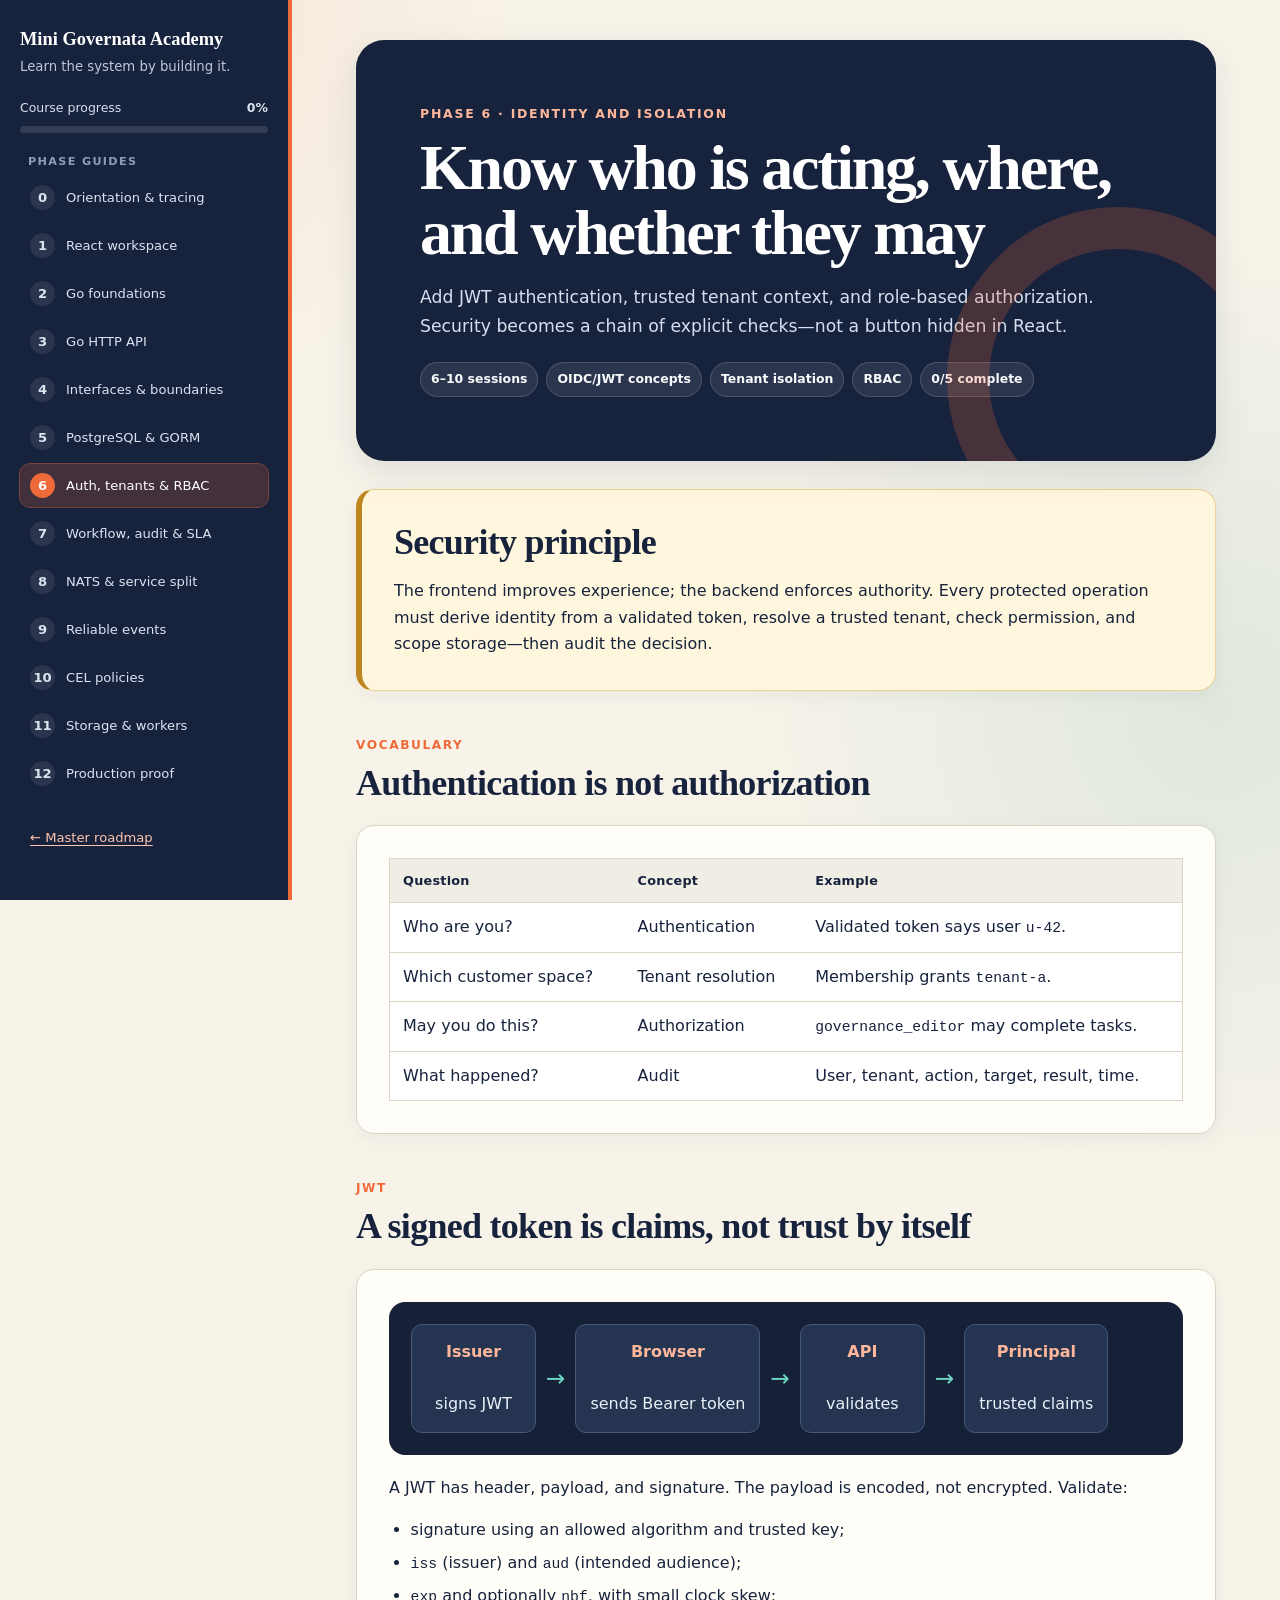
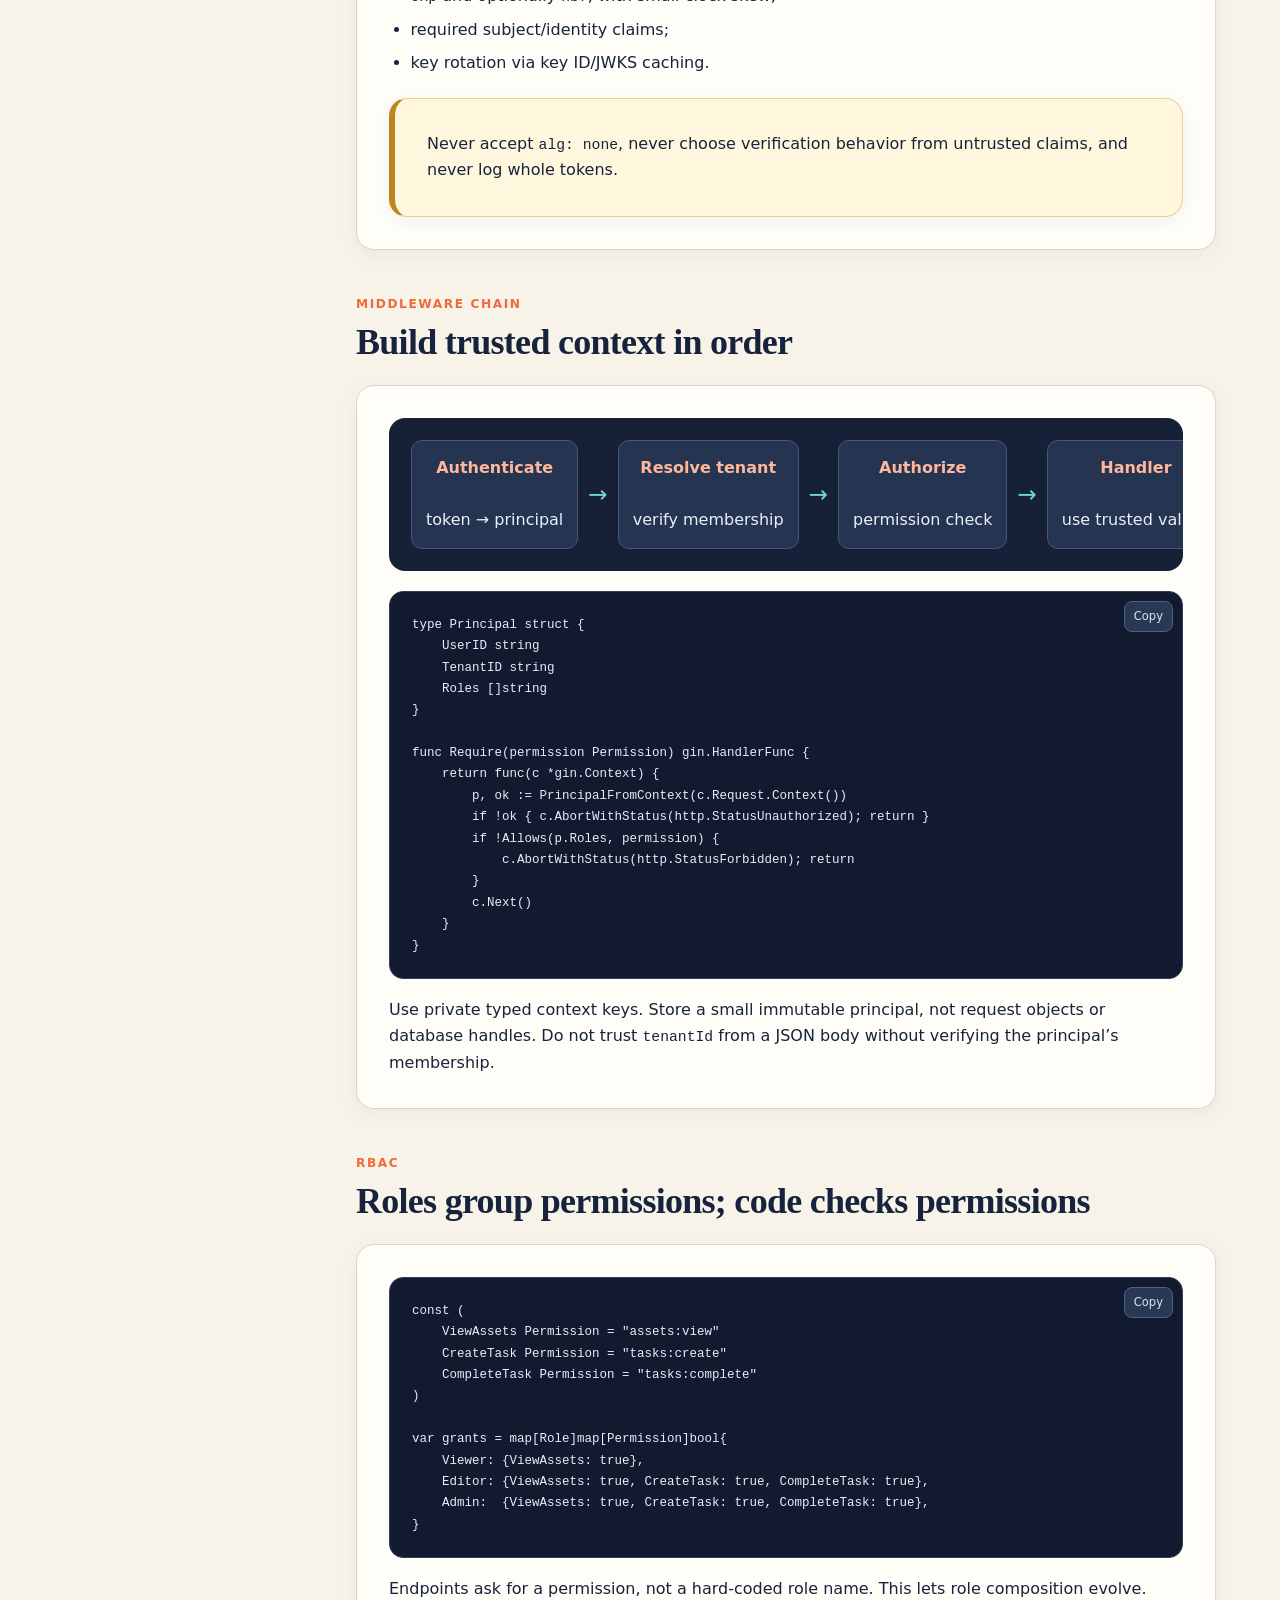
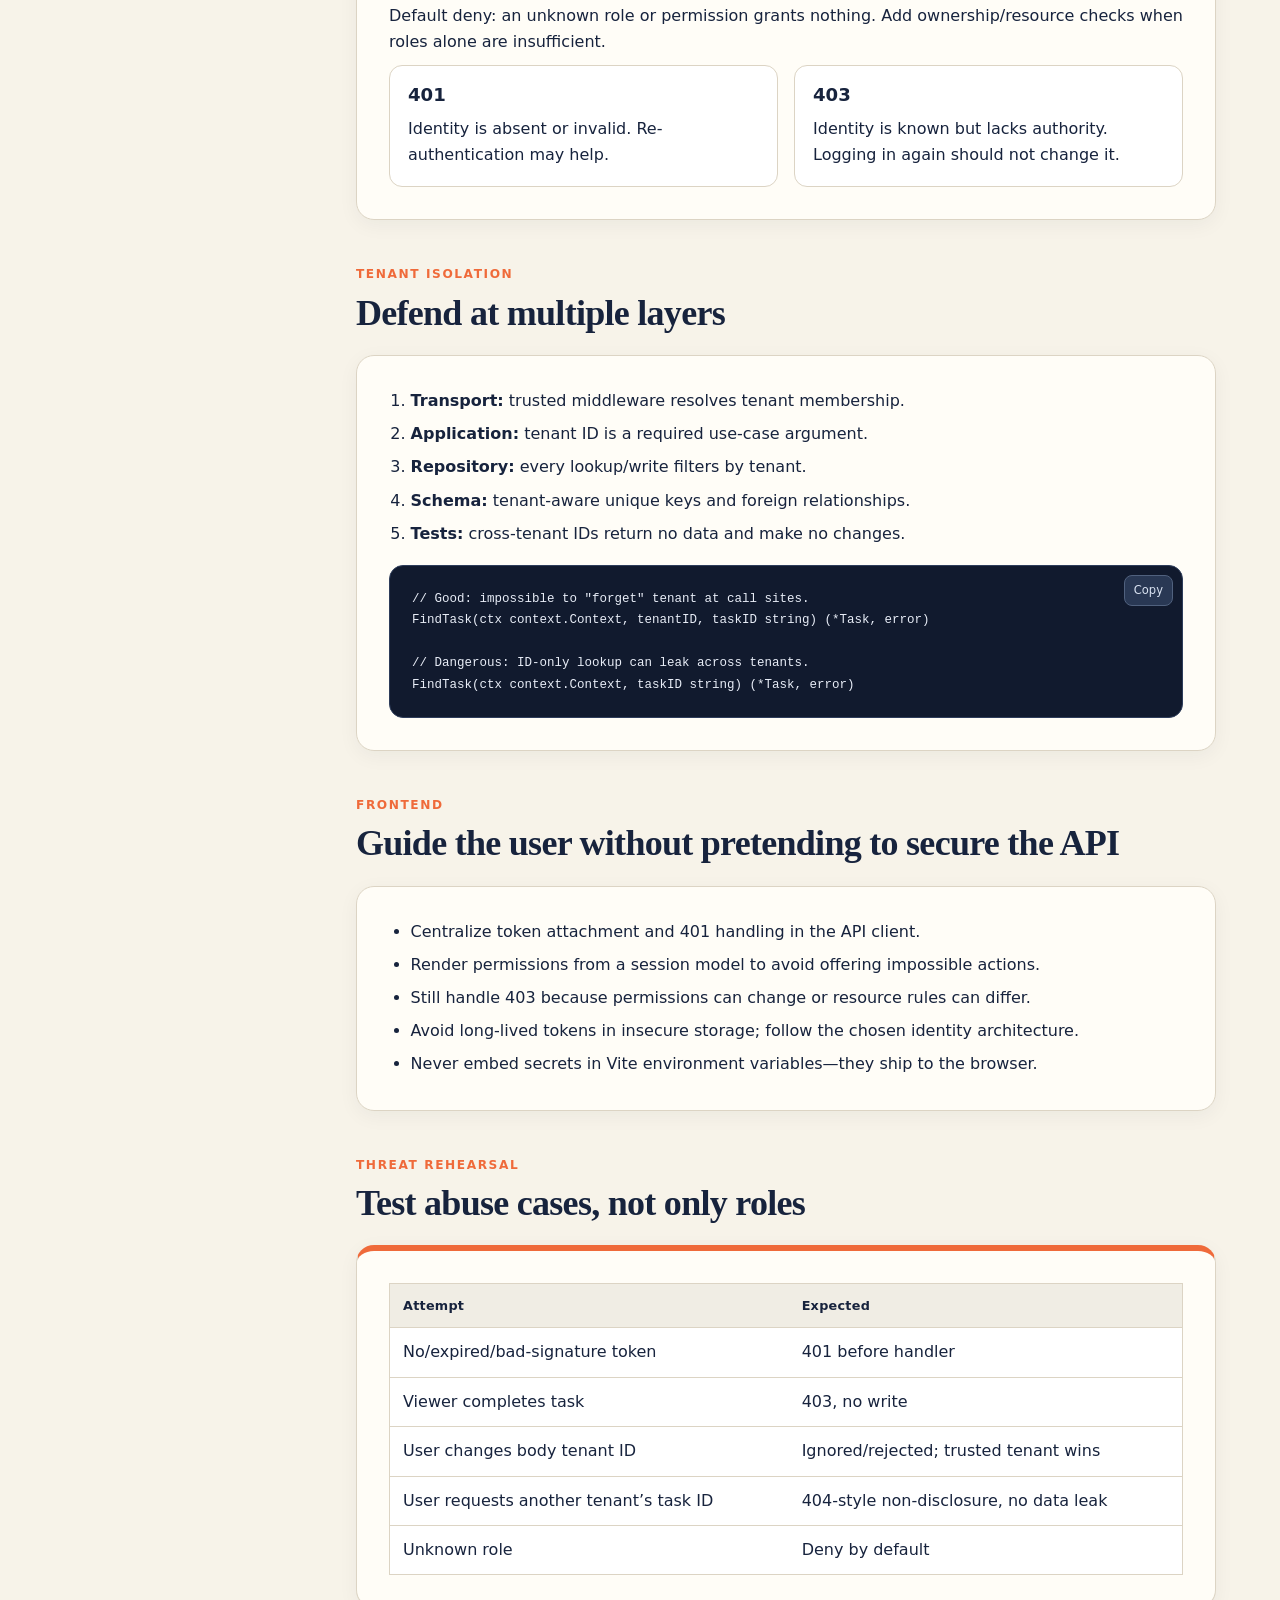
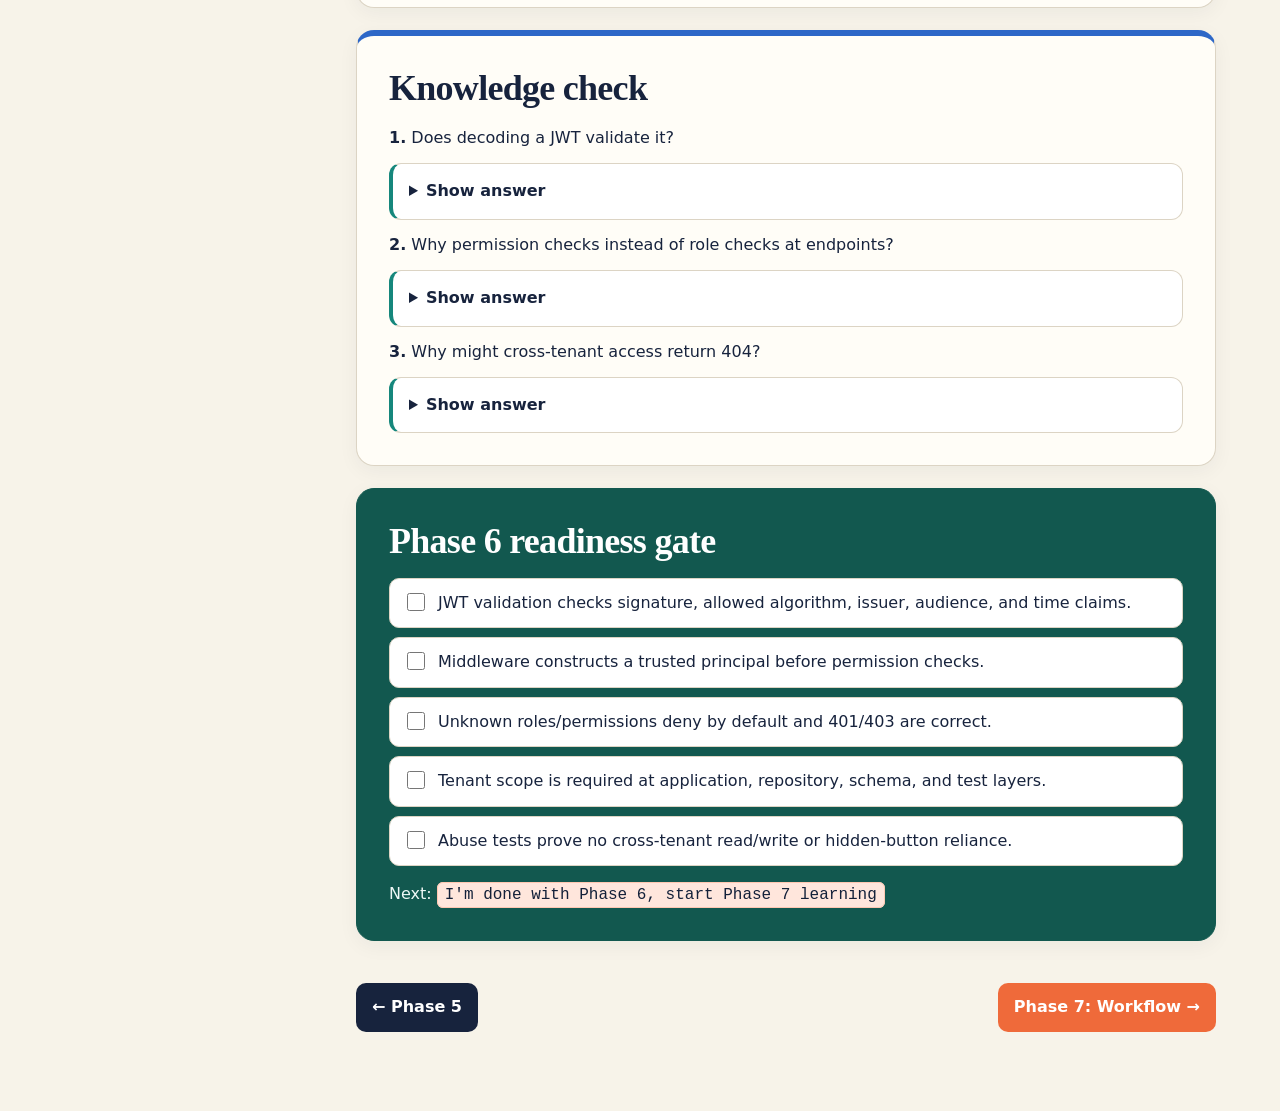
<file: mini-governata-course/phase-06-auth-tenancy/index.html>
<!doctype html><html lang="en"><head><meta charset="utf-8"><meta name="viewport" content="width=device-width,initial-scale=1"><title>Phase 6 — Authentication, Tenancy & RBAC</title><link rel="stylesheet" href="../assets/course.css"></head><body data-root=".." data-phase="6"><div class="course-shell"><aside data-course-nav></aside><main class="course-main"><article class="article">
<header class="phase-hero"><p class="eyebrow">Phase 6 · Identity and isolation</p><h1>Know who is acting, where, and whether they may</h1><p class="hero-lede">Add JWT authentication, trusted tenant context, and role-based authorization. Security becomes a chain of explicit checks—not a button hidden in React.</p><div class="hero-meta"><span class="pill">6–10 sessions</span><span class="pill">OIDC/JWT concepts</span><span class="pill">Tenant isolation</span><span class="pill">RBAC</span><span class="pill" data-phase-progress>Start when ready</span></div></header>
<section class="callout warning"><h2>Security principle</h2><p>The frontend improves experience; the backend enforces authority. Every protected operation must derive identity from a validated token, resolve a trusted tenant, check permission, and scope storage—then audit the decision.</p></section>

<p class="section-label">Vocabulary</p><h2>Authentication is not authorization</h2><section class="lesson"><table><thead><tr><th>Question</th><th>Concept</th><th>Example</th></tr></thead><tbody><tr><td>Who are you?</td><td>Authentication</td><td>Validated token says user <code>u-42</code>.</td></tr><tr><td>Which customer space?</td><td>Tenant resolution</td><td>Membership grants <code>tenant-a</code>.</td></tr><tr><td>May you do this?</td><td>Authorization</td><td><code>governance_editor</code> may complete tasks.</td></tr><tr><td>What happened?</td><td>Audit</td><td>User, tenant, action, target, result, time.</td></tr></tbody></table></section>

<p class="section-label">JWT</p><h2>A signed token is claims, not trust by itself</h2><section class="lesson"><div class="diagram"><div class="flow"><div class="flow-node"><strong>Issuer</strong><br>signs JWT</div><div class="flow-arrow">→</div><div class="flow-node"><strong>Browser</strong><br>sends Bearer token</div><div class="flow-arrow">→</div><div class="flow-node"><strong>API</strong><br>validates</div><div class="flow-arrow">→</div><div class="flow-node"><strong>Principal</strong><br>trusted claims</div></div></div><p>A JWT has header, payload, and signature. The payload is encoded, not encrypted. Validate:</p><ul><li>signature using an allowed algorithm and trusted key;</li><li><code>iss</code> (issuer) and <code>aud</code> (intended audience);</li><li><code>exp</code> and optionally <code>nbf</code>, with small clock skew;</li><li>required subject/identity claims;</li><li>key rotation via key ID/JWKS caching.</li></ul><div class="callout warning">Never accept <code>alg: none</code>, never choose verification behavior from untrusted claims, and never log whole tokens.</div></section>

<p class="section-label">Middleware chain</p><h2>Build trusted context in order</h2><section class="lesson"><div class="diagram"><div class="flow"><div class="flow-node"><strong>Authenticate</strong><br>token → principal</div><div class="flow-arrow">→</div><div class="flow-node"><strong>Resolve tenant</strong><br>verify membership</div><div class="flow-arrow">→</div><div class="flow-node"><strong>Authorize</strong><br>permission check</div><div class="flow-arrow">→</div><div class="flow-node"><strong>Handler</strong><br>use trusted values</div></div></div><pre><code>type Principal struct {
    UserID string
    TenantID string
    Roles []string
}

func Require(permission Permission) gin.HandlerFunc {
    return func(c *gin.Context) {
        p, ok := PrincipalFromContext(c.Request.Context())
        if !ok { c.AbortWithStatus(http.StatusUnauthorized); return }
        if !Allows(p.Roles, permission) {
            c.AbortWithStatus(http.StatusForbidden); return
        }
        c.Next()
    }
}</code></pre><p>Use private typed context keys. Store a small immutable principal, not request objects or database handles. Do not trust <code>tenantId</code> from a JSON body without verifying the principal’s membership.</p></section>

<p class="section-label">RBAC</p><h2>Roles group permissions; code checks permissions</h2><section class="lesson"><pre><code>const (
    ViewAssets Permission = "assets:view"
    CreateTask Permission = "tasks:create"
    CompleteTask Permission = "tasks:complete"
)

var grants = map[Role]map[Permission]bool{
    Viewer: {ViewAssets: true},
    Editor: {ViewAssets: true, CreateTask: true, CompleteTask: true},
    Admin:  {ViewAssets: true, CreateTask: true, CompleteTask: true},
}</code></pre><p>Endpoints ask for a permission, not a hard-coded role name. This lets role composition evolve. Default deny: an unknown role or permission grants nothing. Add ownership/resource checks when roles alone are insufficient.</p><div class="two-col"><div class="mini-card"><h3>401</h3><p>Identity is absent or invalid. Re-authentication may help.</p></div><div class="mini-card"><h3>403</h3><p>Identity is known but lacks authority. Logging in again should not change it.</p></div></div></section>

<p class="section-label">Tenant isolation</p><h2>Defend at multiple layers</h2><section class="lesson"><ol><li><strong>Transport:</strong> trusted middleware resolves tenant membership.</li><li><strong>Application:</strong> tenant ID is a required use-case argument.</li><li><strong>Repository:</strong> every lookup/write filters by tenant.</li><li><strong>Schema:</strong> tenant-aware unique keys and foreign relationships.</li><li><strong>Tests:</strong> cross-tenant IDs return no data and make no changes.</li></ol><pre><code>// Good: impossible to "forget" tenant at call sites.
FindTask(ctx context.Context, tenantID, taskID string) (*Task, error)

// Dangerous: ID-only lookup can leak across tenants.
FindTask(ctx context.Context, taskID string) (*Task, error)</code></pre></section>

<p class="section-label">Frontend</p><h2>Guide the user without pretending to secure the API</h2><section class="lesson"><ul><li>Centralize token attachment and 401 handling in the API client.</li><li>Render permissions from a session model to avoid offering impossible actions.</li><li>Still handle 403 because permissions can change or resource rules can differ.</li><li>Avoid long-lived tokens in insecure storage; follow the chosen identity architecture.</li><li>Never embed secrets in Vite environment variables—they ship to the browser.</li></ul></section>

<p class="section-label">Threat rehearsal</p><h2>Test abuse cases, not only roles</h2><section class="lab"><table><thead><tr><th>Attempt</th><th>Expected</th></tr></thead><tbody><tr><td>No/expired/bad-signature token</td><td>401 before handler</td></tr><tr><td>Viewer completes task</td><td>403, no write</td></tr><tr><td>User changes body tenant ID</td><td>Ignored/rejected; trusted tenant wins</td></tr><tr><td>User requests another tenant’s task ID</td><td>404-style non-disclosure, no data leak</td></tr><tr><td>Unknown role</td><td>Deny by default</td></tr></tbody></table></section>

<section class="quiz"><h2>Knowledge check</h2><p><strong>1.</strong> Does decoding a JWT validate it?</p><details class="answer"><summary>Show answer</summary><div>No. Anyone can encode claims. Trust requires signature, issuer, audience, time, and algorithm validation.</div></details><p><strong>2.</strong> Why permission checks instead of role checks at endpoints?</p><details class="answer"><summary>Show answer</summary><div>Permissions express required capability; role-to-permission composition can change without rewriting endpoint policy.</div></details><p><strong>3.</strong> Why might cross-tenant access return 404?</p><details class="answer"><summary>Show answer</summary><div>It avoids revealing that a resource exists in another tenant while still denying access.</div></details></section>
<section class="readiness"><h2>Phase 6 readiness gate</h2><div class="checklist"><label class="check-item"><input type="checkbox" data-check="p6-1"><span>JWT validation checks signature, allowed algorithm, issuer, audience, and time claims.</span></label><label class="check-item"><input type="checkbox" data-check="p6-2"><span>Middleware constructs a trusted principal before permission checks.</span></label><label class="check-item"><input type="checkbox" data-check="p6-3"><span>Unknown roles/permissions deny by default and 401/403 are correct.</span></label><label class="check-item"><input type="checkbox" data-check="p6-4"><span>Tenant scope is required at application, repository, schema, and test layers.</span></label><label class="check-item"><input type="checkbox" data-check="p6-5"><span>Abuse tests prove no cross-tenant read/write or hidden-button reliance.</span></label></div><p>Next: <span class="command">I'm done with Phase 6, start Phase 7 learning</span></p></section>
<footer class="phase-footer"><a class="phase-link" href="../phase-05-postgres-gorm/index.html">← Phase 5</a><a class="phase-link next" href="../phase-07-workflow-audit/index.html">Phase 7: Workflow →</a></footer></article></main></div><script src="../assets/course.js"></script></body></html>
</file>
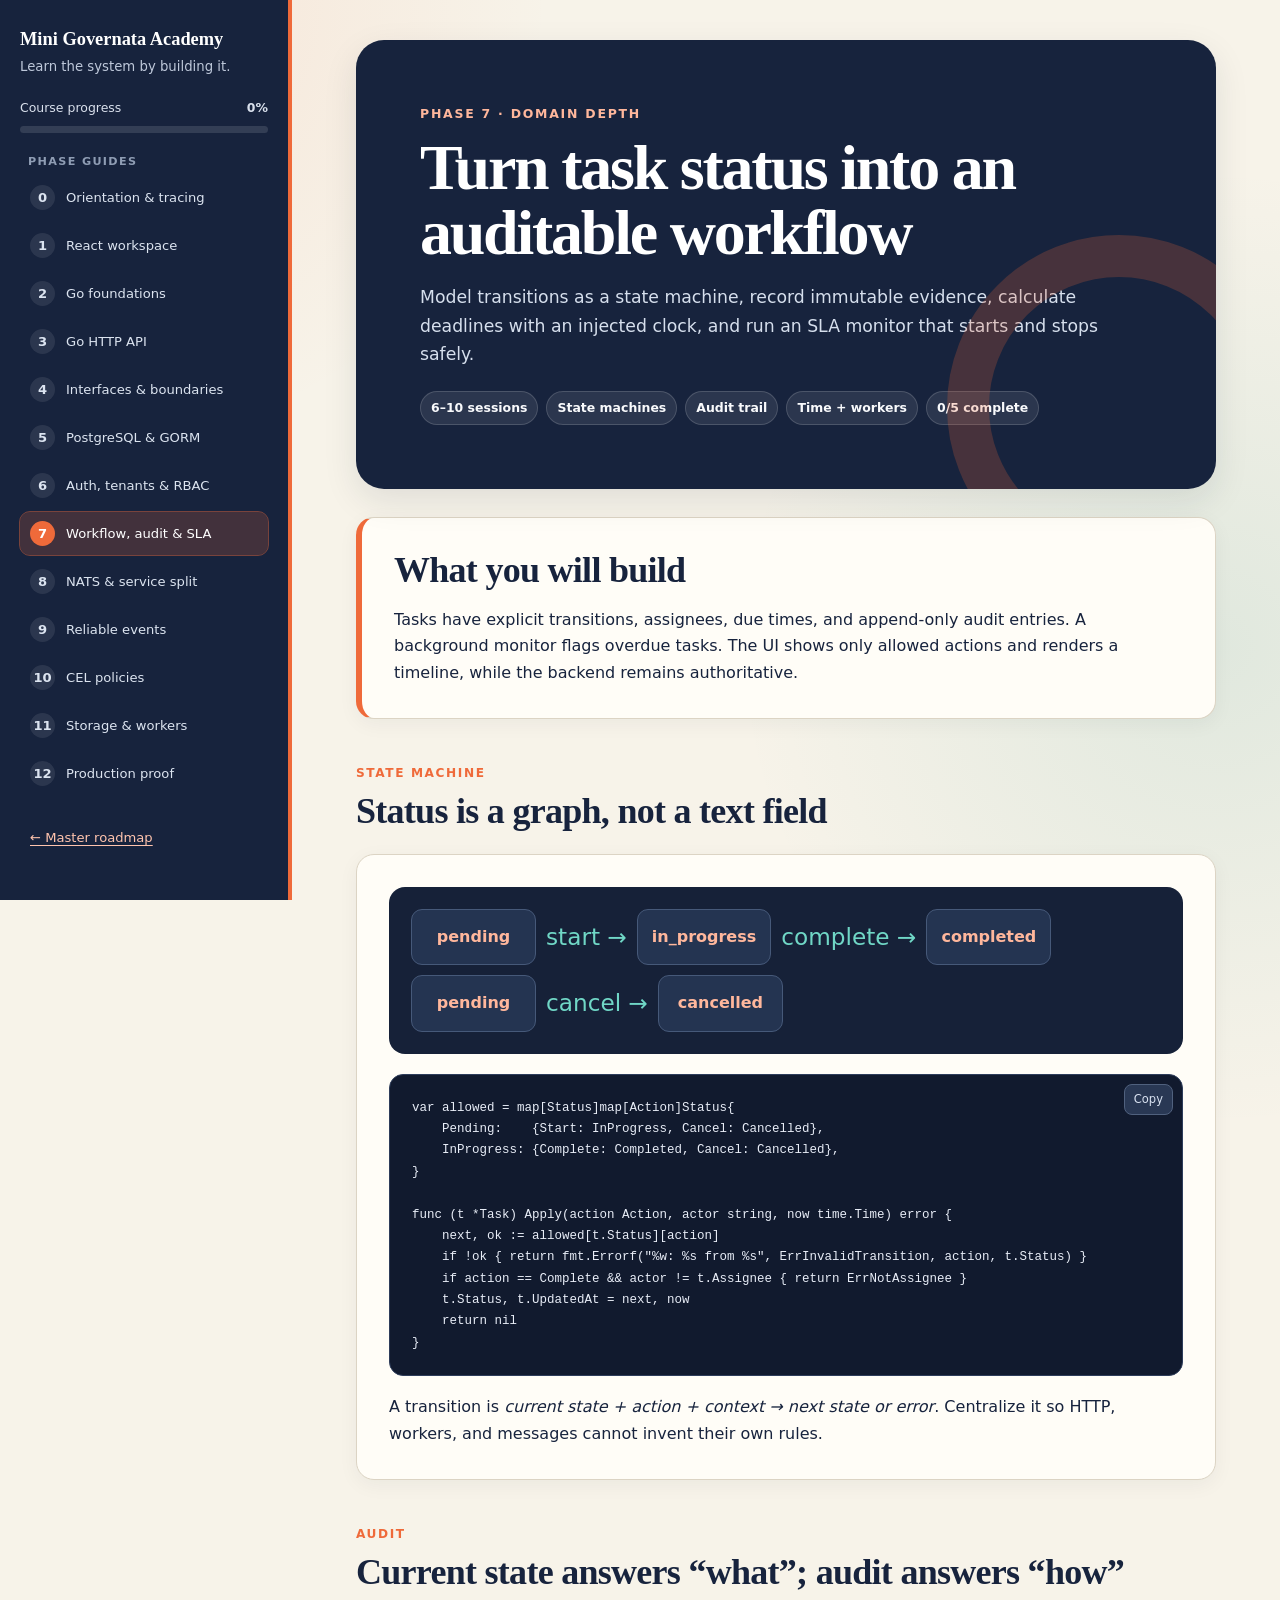
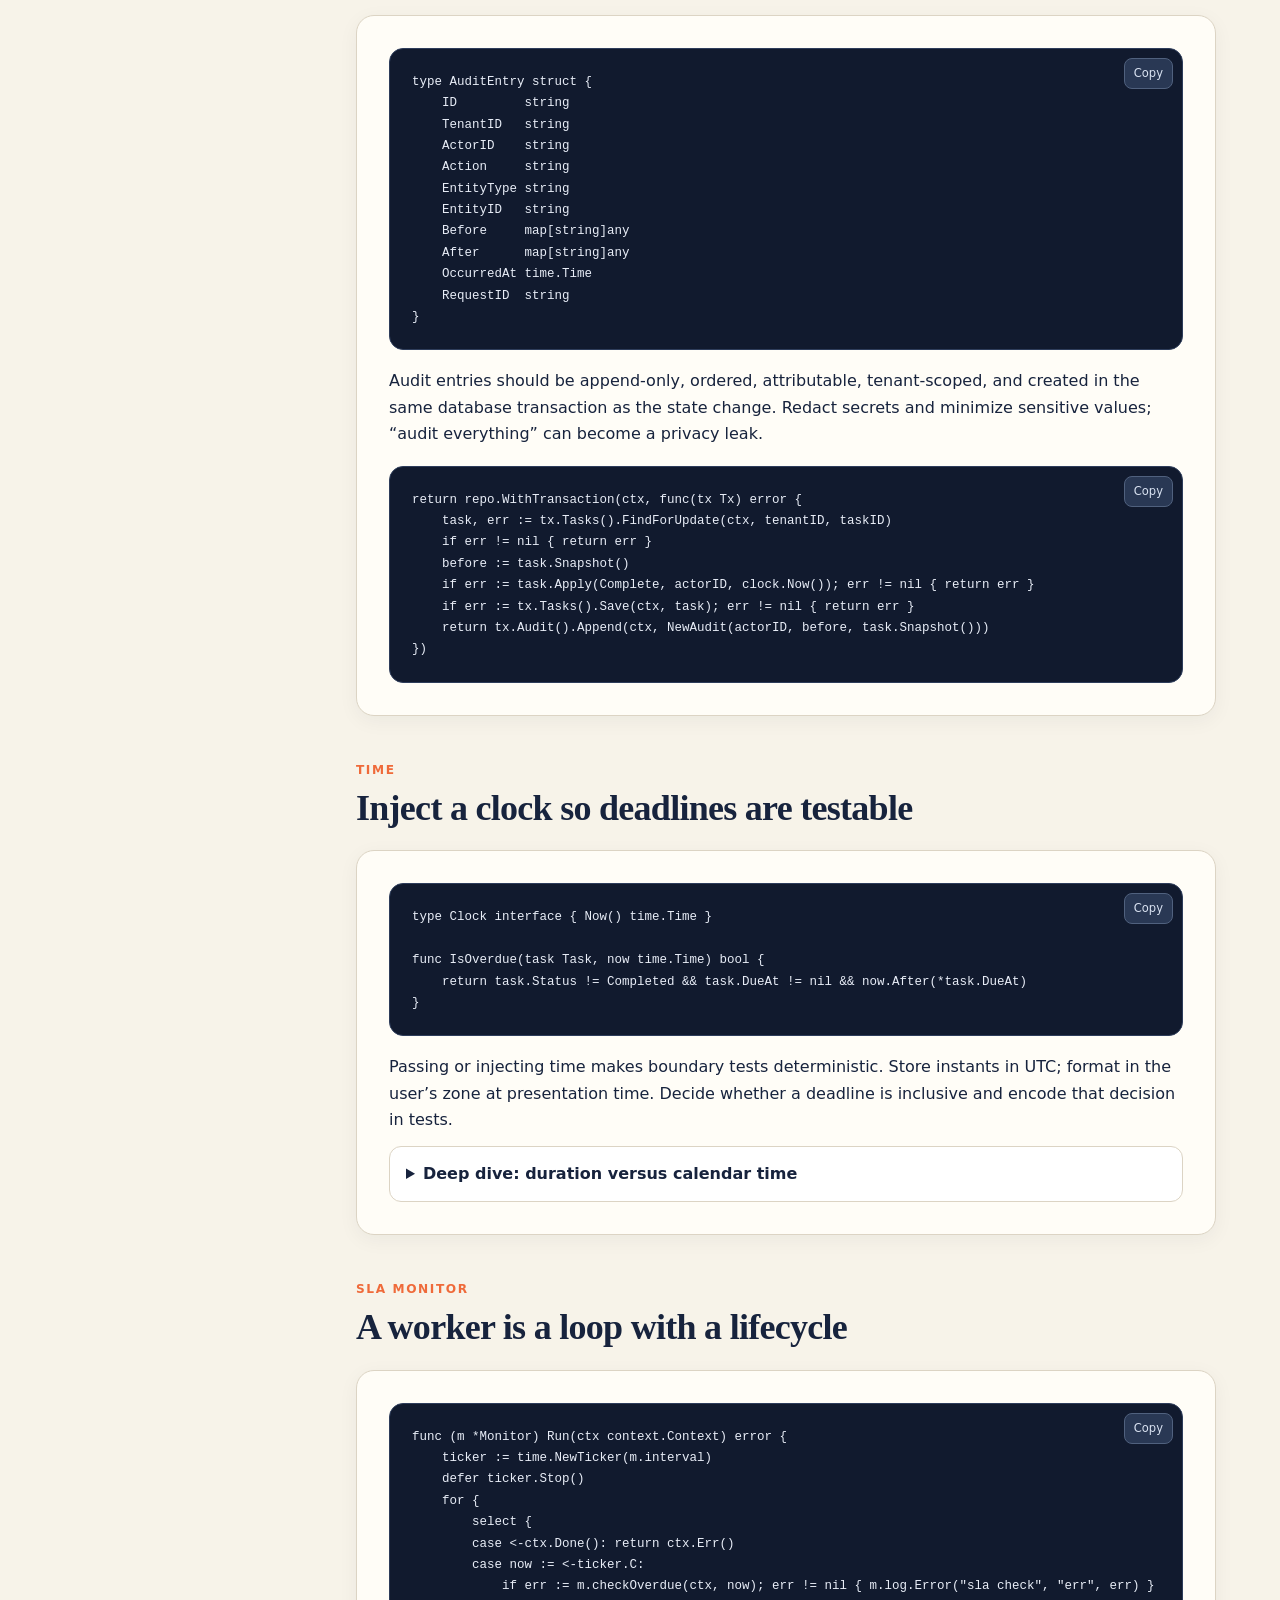
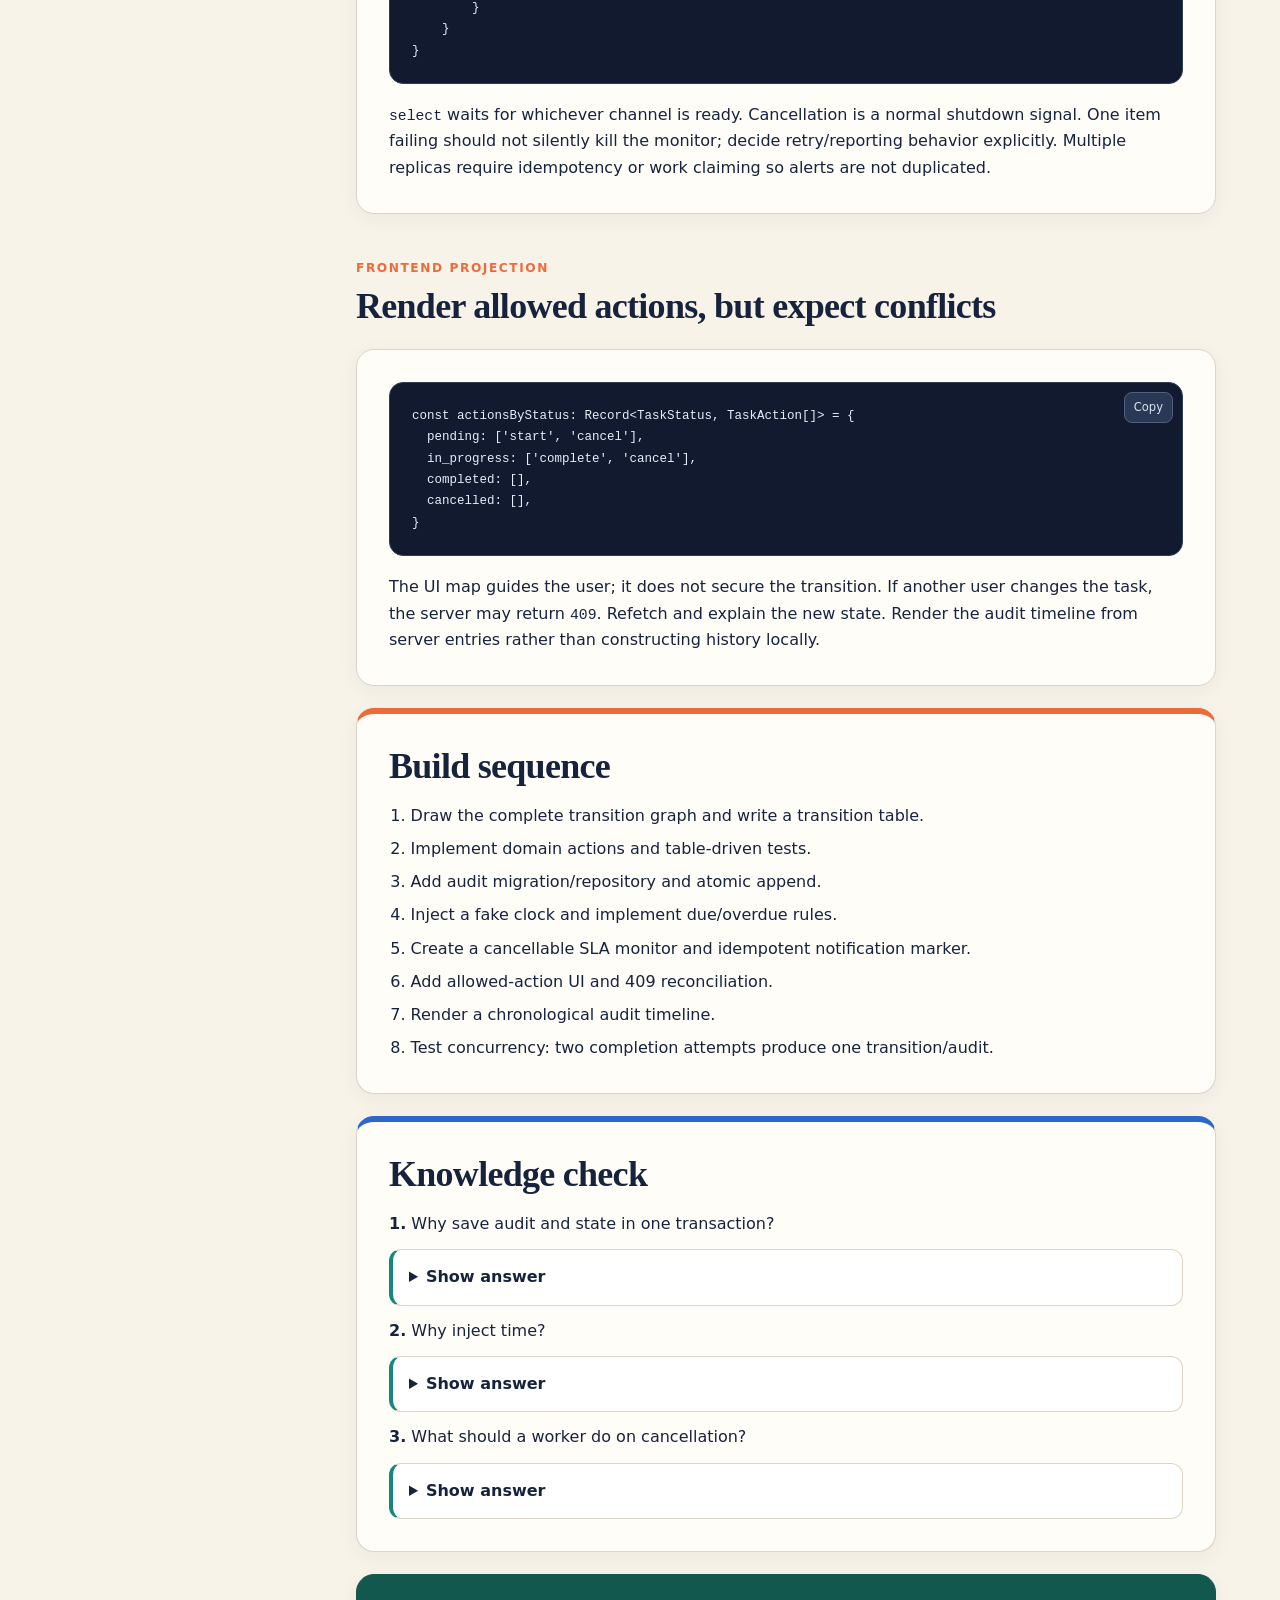
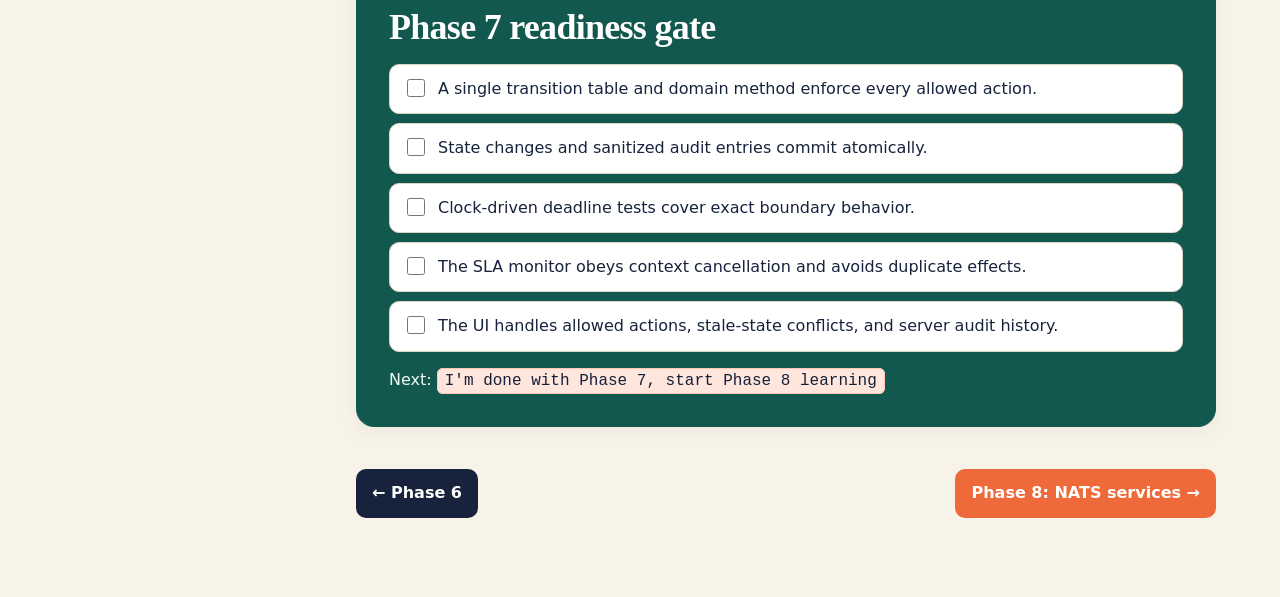
<file: mini-governata-course/phase-07-workflow-audit/index.html>
<!doctype html><html lang="en"><head><meta charset="utf-8"><meta name="viewport" content="width=device-width,initial-scale=1"><title>Phase 7 — Workflow, Audit & SLA</title><link rel="stylesheet" href="../assets/course.css"></head><body data-root=".." data-phase="7"><div class="course-shell"><aside data-course-nav></aside><main class="course-main"><article class="article">
<header class="phase-hero"><p class="eyebrow">Phase 7 · Domain depth</p><h1>Turn task status into an auditable workflow</h1><p class="hero-lede">Model transitions as a state machine, record immutable evidence, calculate deadlines with an injected clock, and run an SLA monitor that starts and stops safely.</p><div class="hero-meta"><span class="pill">6–10 sessions</span><span class="pill">State machines</span><span class="pill">Audit trail</span><span class="pill">Time + workers</span><span class="pill" data-phase-progress>Start when ready</span></div></header>
<section class="callout"><h2>What you will build</h2><p>Tasks have explicit transitions, assignees, due times, and append-only audit entries. A background monitor flags overdue tasks. The UI shows only allowed actions and renders a timeline, while the backend remains authoritative.</p></section>

<p class="section-label">State machine</p><h2>Status is a graph, not a text field</h2><section class="lesson"><div class="diagram"><div class="flow"><div class="flow-node"><strong>pending</strong></div><div class="flow-arrow">start →</div><div class="flow-node"><strong>in_progress</strong></div><div class="flow-arrow">complete →</div><div class="flow-node"><strong>completed</strong></div></div><div class="flow" style="margin-top:10px"><div class="flow-node"><strong>pending</strong></div><div class="flow-arrow">cancel →</div><div class="flow-node"><strong>cancelled</strong></div></div></div><pre><code>var allowed = map[Status]map[Action]Status{
    Pending:    {Start: InProgress, Cancel: Cancelled},
    InProgress: {Complete: Completed, Cancel: Cancelled},
}

func (t *Task) Apply(action Action, actor string, now time.Time) error {
    next, ok := allowed[t.Status][action]
    if !ok { return fmt.Errorf("%w: %s from %s", ErrInvalidTransition, action, t.Status) }
    if action == Complete &amp;&amp; actor != t.Assignee { return ErrNotAssignee }
    t.Status, t.UpdatedAt = next, now
    return nil
}</code></pre><p>A transition is <em>current state + action + context → next state or error</em>. Centralize it so HTTP, workers, and messages cannot invent their own rules.</p></section>

<p class="section-label">Audit</p><h2>Current state answers “what”; audit answers “how”</h2><section class="lesson"><pre><code>type AuditEntry struct {
    ID         string
    TenantID   string
    ActorID    string
    Action     string
    EntityType string
    EntityID   string
    Before     map[string]any
    After      map[string]any
    OccurredAt time.Time
    RequestID  string
}</code></pre><p>Audit entries should be append-only, ordered, attributable, tenant-scoped, and created in the same database transaction as the state change. Redact secrets and minimize sensitive values; “audit everything” can become a privacy leak.</p><pre><code>return repo.WithTransaction(ctx, func(tx Tx) error {
    task, err := tx.Tasks().FindForUpdate(ctx, tenantID, taskID)
    if err != nil { return err }
    before := task.Snapshot()
    if err := task.Apply(Complete, actorID, clock.Now()); err != nil { return err }
    if err := tx.Tasks().Save(ctx, task); err != nil { return err }
    return tx.Audit().Append(ctx, NewAudit(actorID, before, task.Snapshot()))
})</code></pre></section>

<p class="section-label">Time</p><h2>Inject a clock so deadlines are testable</h2><section class="lesson"><pre><code>type Clock interface { Now() time.Time }

func IsOverdue(task Task, now time.Time) bool {
    return task.Status != Completed &amp;&amp; task.DueAt != nil &amp;&amp; now.After(*task.DueAt)
}</code></pre><p>Passing or injecting time makes boundary tests deterministic. Store instants in UTC; format in the user’s zone at presentation time. Decide whether a deadline is inclusive and encode that decision in tests.</p><details class="deep-dive"><summary>Deep dive: duration versus calendar time</summary><div><p><code>24*time.Hour</code> means elapsed duration. “Next business day at 9:00” is a calendar rule involving location, weekends, and holidays. Do not confuse them.</p></div></details></section>

<p class="section-label">SLA monitor</p><h2>A worker is a loop with a lifecycle</h2><section class="lesson"><pre><code>func (m *Monitor) Run(ctx context.Context) error {
    ticker := time.NewTicker(m.interval)
    defer ticker.Stop()
    for {
        select {
        case &lt;-ctx.Done(): return ctx.Err()
        case now := &lt;-ticker.C:
            if err := m.checkOverdue(ctx, now); err != nil { m.log.Error("sla check", "err", err) }
        }
    }
}</code></pre><p><code>select</code> waits for whichever channel is ready. Cancellation is a normal shutdown signal. One item failing should not silently kill the monitor; decide retry/reporting behavior explicitly. Multiple replicas require idempotency or work claiming so alerts are not duplicated.</p></section>

<p class="section-label">Frontend projection</p><h2>Render allowed actions, but expect conflicts</h2><section class="lesson"><pre><code>const actionsByStatus: Record&lt;TaskStatus, TaskAction[]&gt; = {
  pending: ['start', 'cancel'],
  in_progress: ['complete', 'cancel'],
  completed: [],
  cancelled: [],
}</code></pre><p>The UI map guides the user; it does not secure the transition. If another user changes the task, the server may return <code>409</code>. Refetch and explain the new state. Render the audit timeline from server entries rather than constructing history locally.</p></section>

<section class="lab"><h2>Build sequence</h2><ol><li>Draw the complete transition graph and write a transition table.</li><li>Implement domain actions and table-driven tests.</li><li>Add audit migration/repository and atomic append.</li><li>Inject a fake clock and implement due/overdue rules.</li><li>Create a cancellable SLA monitor and idempotent notification marker.</li><li>Add allowed-action UI and 409 reconciliation.</li><li>Render a chronological audit timeline.</li><li>Test concurrency: two completion attempts produce one transition/audit.</li></ol></section>
<section class="quiz"><h2>Knowledge check</h2><p><strong>1.</strong> Why save audit and state in one transaction?</p><details class="answer"><summary>Show answer</summary><div>Otherwise a crash can create state without evidence or evidence without state. Atomicity preserves their relationship.</div></details><p><strong>2.</strong> Why inject time?</p><details class="answer"><summary>Show answer</summary><div>Tests can control boundary instants exactly, and domain rules are not coupled to the wall clock.</div></details><p><strong>3.</strong> What should a worker do on cancellation?</p><details class="answer"><summary>Show answer</summary><div>Stop accepting/starting work, finish or abandon according to the defined deadline, clean resources, and return normally.</div></details></section>
<section class="readiness"><h2>Phase 7 readiness gate</h2><div class="checklist"><label class="check-item"><input type="checkbox" data-check="p7-1"><span>A single transition table and domain method enforce every allowed action.</span></label><label class="check-item"><input type="checkbox" data-check="p7-2"><span>State changes and sanitized audit entries commit atomically.</span></label><label class="check-item"><input type="checkbox" data-check="p7-3"><span>Clock-driven deadline tests cover exact boundary behavior.</span></label><label class="check-item"><input type="checkbox" data-check="p7-4"><span>The SLA monitor obeys context cancellation and avoids duplicate effects.</span></label><label class="check-item"><input type="checkbox" data-check="p7-5"><span>The UI handles allowed actions, stale-state conflicts, and server audit history.</span></label></div><p>Next: <span class="command">I'm done with Phase 7, start Phase 8 learning</span></p></section>
<footer class="phase-footer"><a class="phase-link" href="../phase-06-auth-tenancy/index.html">← Phase 6</a><a class="phase-link next" href="../phase-08-nats-services/index.html">Phase 8: NATS services →</a></footer></article></main></div><script src="../assets/course.js"></script></body></html>
</file>
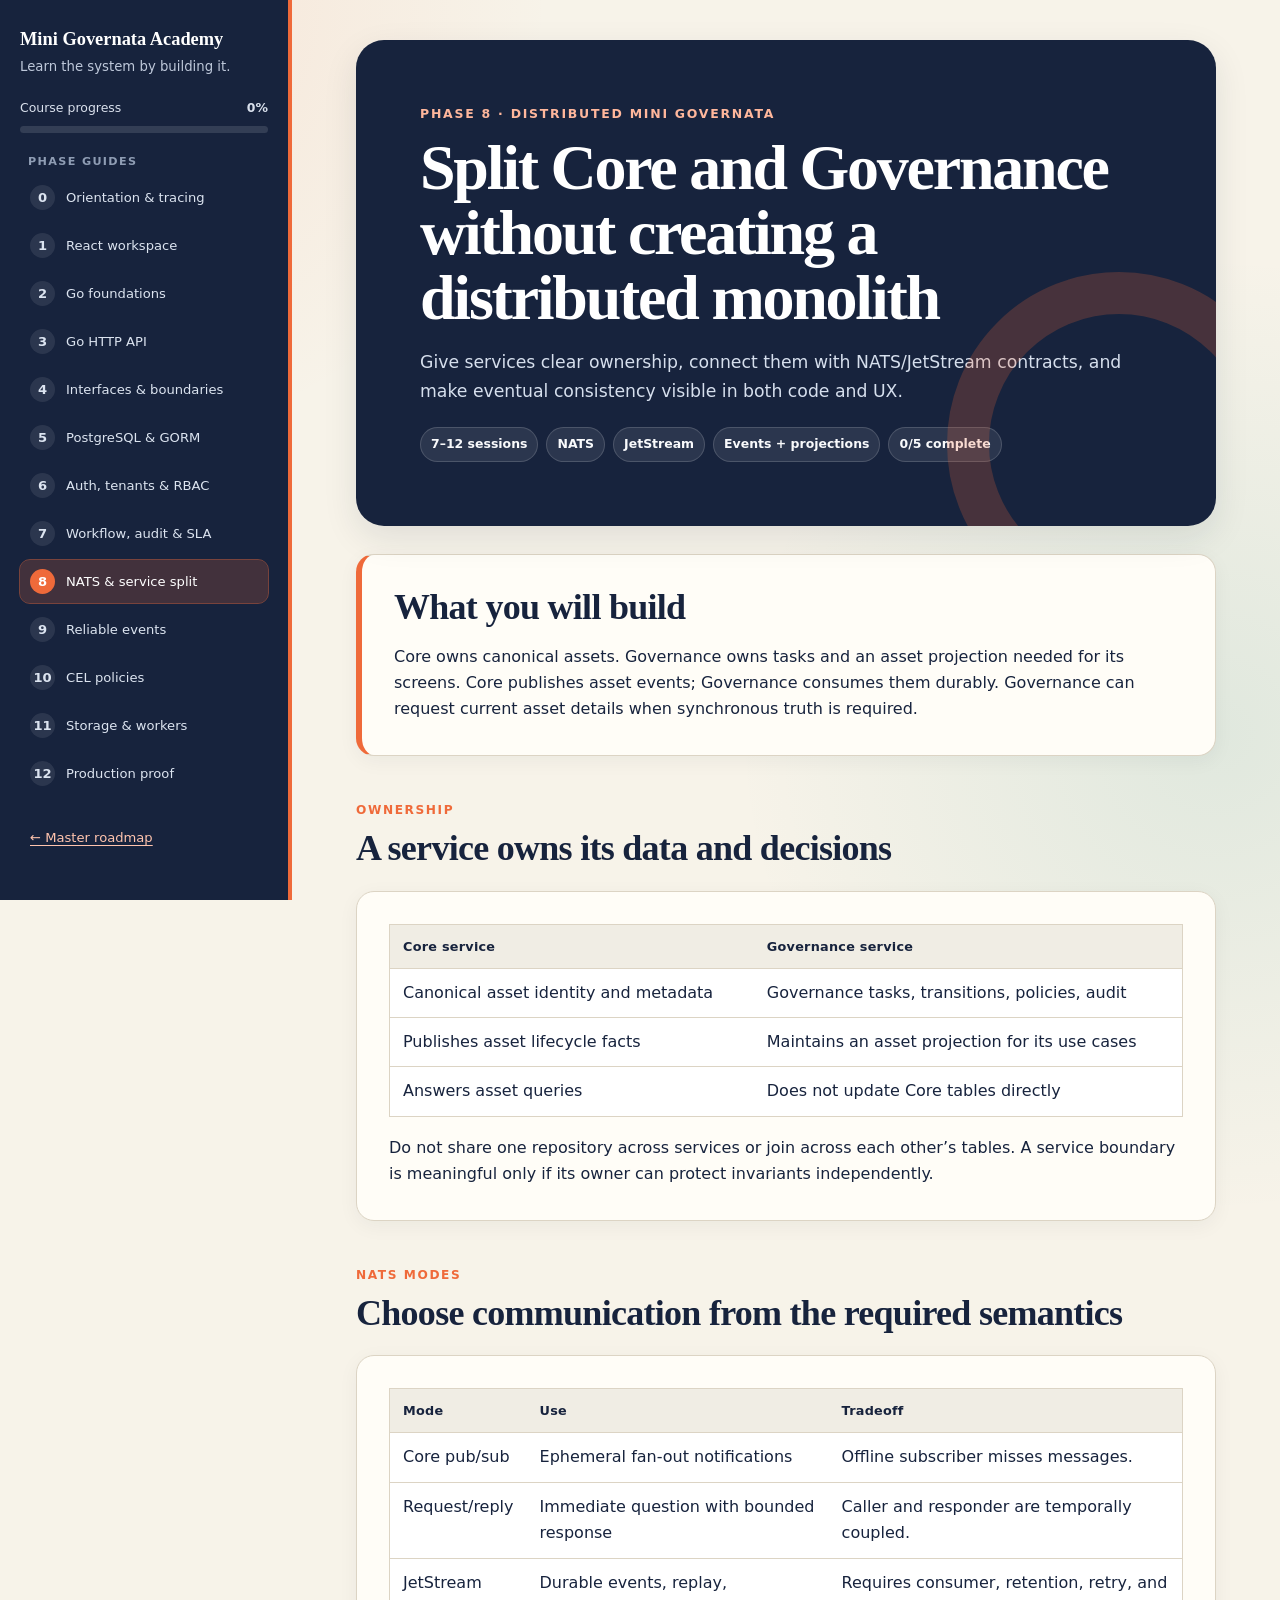
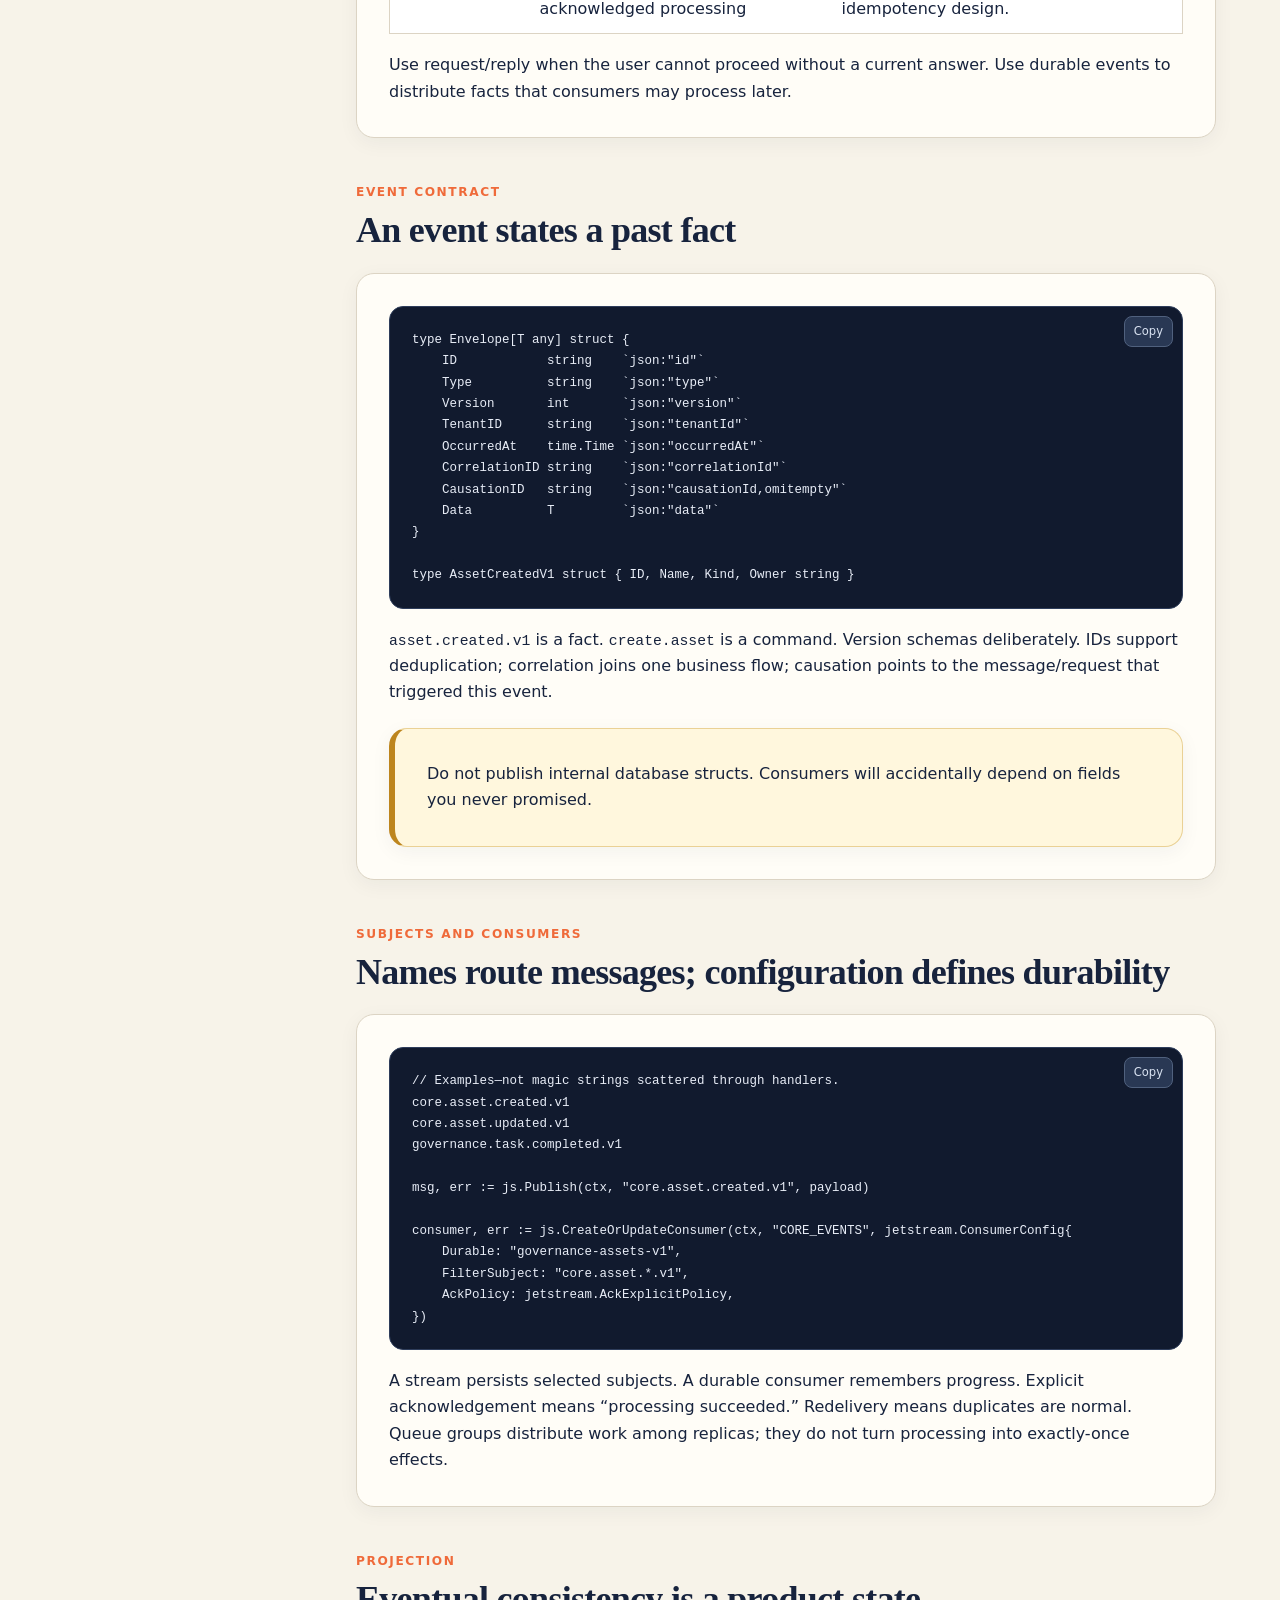
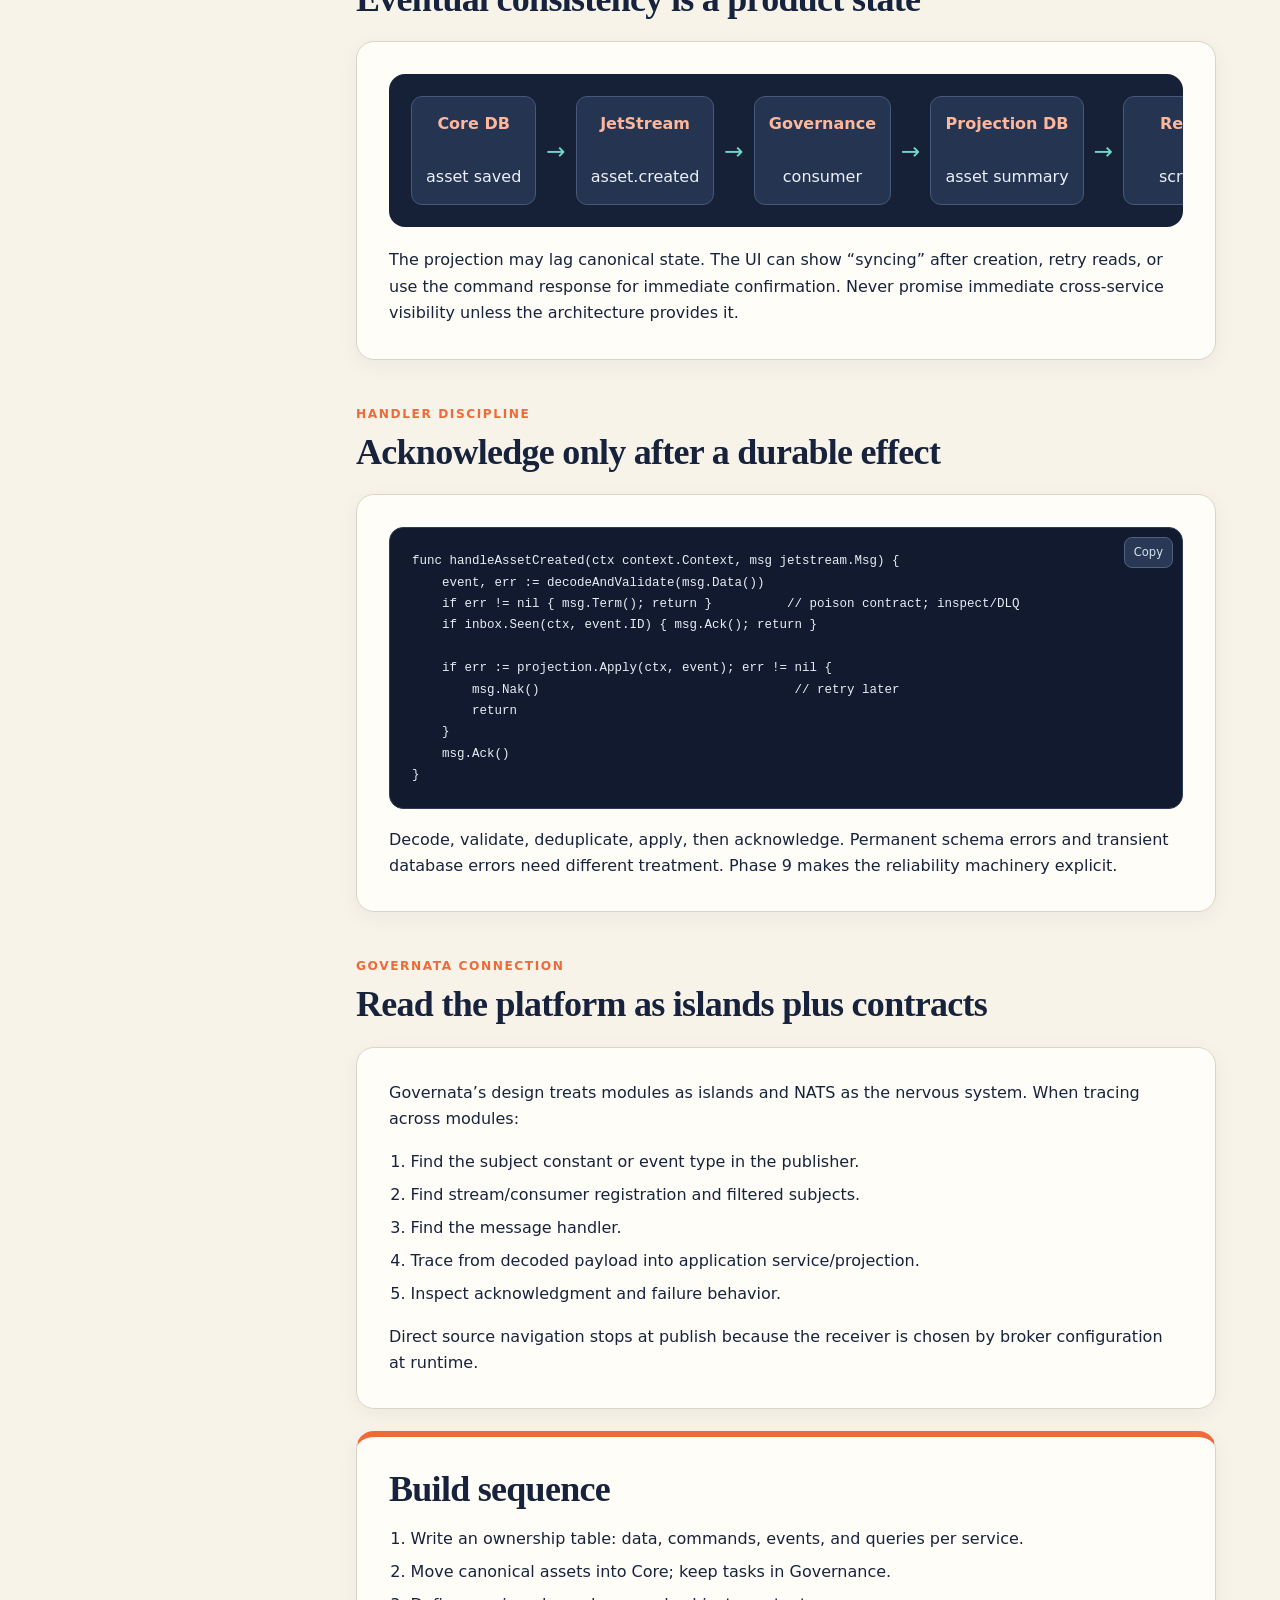
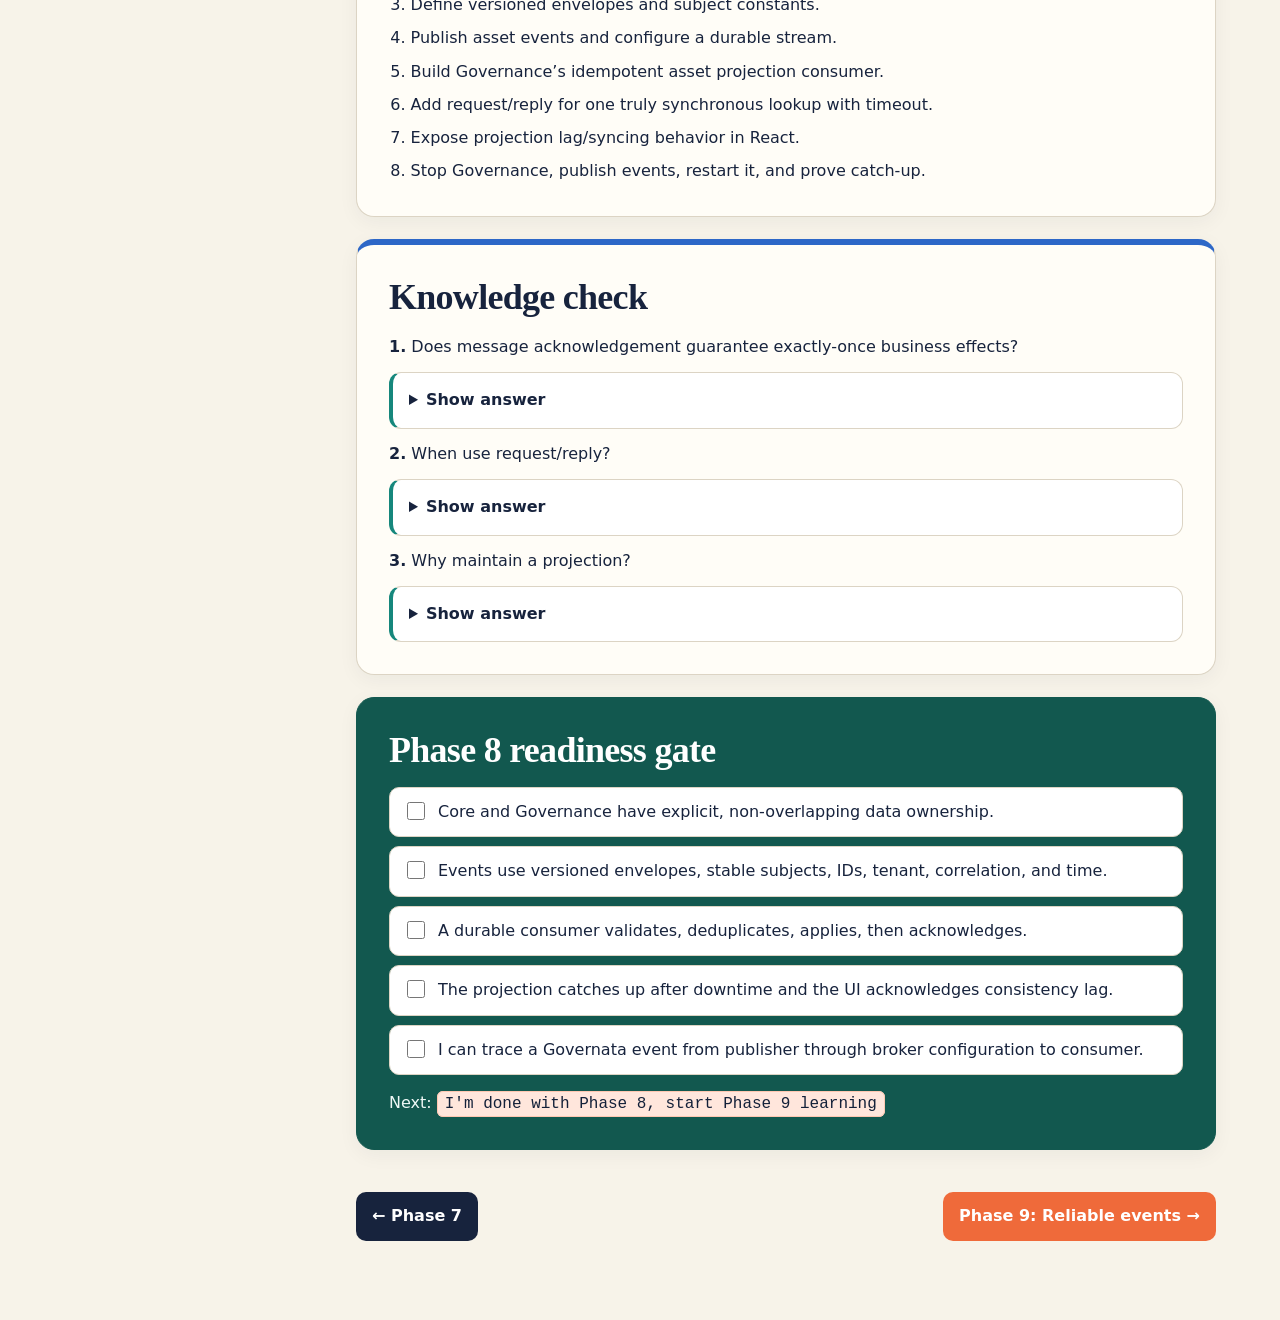
<file: mini-governata-course/phase-08-nats-services/index.html>
<!doctype html><html lang="en"><head><meta charset="utf-8"><meta name="viewport" content="width=device-width,initial-scale=1"><title>Phase 8 — NATS & Service Boundaries</title><link rel="stylesheet" href="../assets/course.css"></head><body data-root=".." data-phase="8"><div class="course-shell"><aside data-course-nav></aside><main class="course-main"><article class="article">
<header class="phase-hero"><p class="eyebrow">Phase 8 · Distributed Mini Governata</p><h1>Split Core and Governance without creating a distributed monolith</h1><p class="hero-lede">Give services clear ownership, connect them with NATS/JetStream contracts, and make eventual consistency visible in both code and UX.</p><div class="hero-meta"><span class="pill">7–12 sessions</span><span class="pill">NATS</span><span class="pill">JetStream</span><span class="pill">Events + projections</span><span class="pill" data-phase-progress>Start when ready</span></div></header>
<section class="callout"><h2>What you will build</h2><p>Core owns canonical assets. Governance owns tasks and an asset projection needed for its screens. Core publishes asset events; Governance consumes them durably. Governance can request current asset details when synchronous truth is required.</p></section>

<p class="section-label">Ownership</p><h2>A service owns its data and decisions</h2><section class="lesson"><table><thead><tr><th>Core service</th><th>Governance service</th></tr></thead><tbody><tr><td>Canonical asset identity and metadata</td><td>Governance tasks, transitions, policies, audit</td></tr><tr><td>Publishes asset lifecycle facts</td><td>Maintains an asset projection for its use cases</td></tr><tr><td>Answers asset queries</td><td>Does not update Core tables directly</td></tr></tbody></table><p>Do not share one repository across services or join across each other’s tables. A service boundary is meaningful only if its owner can protect invariants independently.</p></section>

<p class="section-label">NATS modes</p><h2>Choose communication from the required semantics</h2><section class="lesson"><table><thead><tr><th>Mode</th><th>Use</th><th>Tradeoff</th></tr></thead><tbody><tr><td>Core pub/sub</td><td>Ephemeral fan-out notifications</td><td>Offline subscriber misses messages.</td></tr><tr><td>Request/reply</td><td>Immediate question with bounded response</td><td>Caller and responder are temporally coupled.</td></tr><tr><td>JetStream</td><td>Durable events, replay, acknowledged processing</td><td>Requires consumer, retention, retry, and idempotency design.</td></tr></tbody></table><p>Use request/reply when the user cannot proceed without a current answer. Use durable events to distribute facts that consumers may process later.</p></section>

<p class="section-label">Event contract</p><h2>An event states a past fact</h2><section class="lesson"><pre><code>type Envelope[T any] struct {
    ID            string    `json:"id"`
    Type          string    `json:"type"`
    Version       int       `json:"version"`
    TenantID      string    `json:"tenantId"`
    OccurredAt    time.Time `json:"occurredAt"`
    CorrelationID string    `json:"correlationId"`
    CausationID   string    `json:"causationId,omitempty"`
    Data          T         `json:"data"`
}

type AssetCreatedV1 struct { ID, Name, Kind, Owner string }</code></pre><p><code>asset.created.v1</code> is a fact. <code>create.asset</code> is a command. Version schemas deliberately. IDs support deduplication; correlation joins one business flow; causation points to the message/request that triggered this event.</p><div class="callout warning">Do not publish internal database structs. Consumers will accidentally depend on fields you never promised.</div></section>

<p class="section-label">Subjects and consumers</p><h2>Names route messages; configuration defines durability</h2><section class="lesson"><pre><code>// Examples—not magic strings scattered through handlers.
core.asset.created.v1
core.asset.updated.v1
governance.task.completed.v1

msg, err := js.Publish(ctx, "core.asset.created.v1", payload)

consumer, err := js.CreateOrUpdateConsumer(ctx, "CORE_EVENTS", jetstream.ConsumerConfig{
    Durable: "governance-assets-v1",
    FilterSubject: "core.asset.*.v1",
    AckPolicy: jetstream.AckExplicitPolicy,
})</code></pre><p>A stream persists selected subjects. A durable consumer remembers progress. Explicit acknowledgement means “processing succeeded.” Redelivery means duplicates are normal. Queue groups distribute work among replicas; they do not turn processing into exactly-once effects.</p></section>

<p class="section-label">Projection</p><h2>Eventual consistency is a product state</h2><section class="lesson"><div class="diagram"><div class="flow"><div class="flow-node"><strong>Core DB</strong><br>asset saved</div><div class="flow-arrow">→</div><div class="flow-node"><strong>JetStream</strong><br>asset.created</div><div class="flow-arrow">→</div><div class="flow-node"><strong>Governance</strong><br>consumer</div><div class="flow-arrow">→</div><div class="flow-node"><strong>Projection DB</strong><br>asset summary</div><div class="flow-arrow">→</div><div class="flow-node"><strong>React</strong><br>screen</div></div></div><p>The projection may lag canonical state. The UI can show “syncing” after creation, retry reads, or use the command response for immediate confirmation. Never promise immediate cross-service visibility unless the architecture provides it.</p></section>

<p class="section-label">Handler discipline</p><h2>Acknowledge only after a durable effect</h2><section class="lesson"><pre><code>func handleAssetCreated(ctx context.Context, msg jetstream.Msg) {
    event, err := decodeAndValidate(msg.Data())
    if err != nil { msg.Term(); return }          // poison contract; inspect/DLQ
    if inbox.Seen(ctx, event.ID) { msg.Ack(); return }

    if err := projection.Apply(ctx, event); err != nil {
        msg.Nak()                                  // retry later
        return
    }
    msg.Ack()
}</code></pre><p>Decode, validate, deduplicate, apply, then acknowledge. Permanent schema errors and transient database errors need different treatment. Phase 9 makes the reliability machinery explicit.</p></section>

<p class="section-label">Governata connection</p><h2>Read the platform as islands plus contracts</h2><section class="lesson"><p>Governata’s design treats modules as islands and NATS as the nervous system. When tracing across modules:</p><ol><li>Find the subject constant or event type in the publisher.</li><li>Find stream/consumer registration and filtered subjects.</li><li>Find the message handler.</li><li>Trace from decoded payload into application service/projection.</li><li>Inspect acknowledgment and failure behavior.</li></ol><p>Direct source navigation stops at publish because the receiver is chosen by broker configuration at runtime.</p></section>

<section class="lab"><h2>Build sequence</h2><ol><li>Write an ownership table: data, commands, events, and queries per service.</li><li>Move canonical assets into Core; keep tasks in Governance.</li><li>Define versioned envelopes and subject constants.</li><li>Publish asset events and configure a durable stream.</li><li>Build Governance’s idempotent asset projection consumer.</li><li>Add request/reply for one truly synchronous lookup with timeout.</li><li>Expose projection lag/syncing behavior in React.</li><li>Stop Governance, publish events, restart it, and prove catch-up.</li></ol></section>
<section class="quiz"><h2>Knowledge check</h2><p><strong>1.</strong> Does message acknowledgement guarantee exactly-once business effects?</p><details class="answer"><summary>Show answer</summary><div>No. A crash after the database write but before ack causes redelivery. The handler must be idempotent.</div></details><p><strong>2.</strong> When use request/reply?</p><details class="answer"><summary>Show answer</summary><div>For a bounded synchronous question whose answer is required now, with explicit timeout and failure behavior—not as a hidden replacement for every function call.</div></details><p><strong>3.</strong> Why maintain a projection?</p><details class="answer"><summary>Show answer</summary><div>Governance can serve its use cases without querying Core for every read while respecting Core’s ownership. The tradeoff is observable lag.</div></details></section>
<section class="readiness"><h2>Phase 8 readiness gate</h2><div class="checklist"><label class="check-item"><input type="checkbox" data-check="p8-1"><span>Core and Governance have explicit, non-overlapping data ownership.</span></label><label class="check-item"><input type="checkbox" data-check="p8-2"><span>Events use versioned envelopes, stable subjects, IDs, tenant, correlation, and time.</span></label><label class="check-item"><input type="checkbox" data-check="p8-3"><span>A durable consumer validates, deduplicates, applies, then acknowledges.</span></label><label class="check-item"><input type="checkbox" data-check="p8-4"><span>The projection catches up after downtime and the UI acknowledges consistency lag.</span></label><label class="check-item"><input type="checkbox" data-check="p8-5"><span>I can trace a Governata event from publisher through broker configuration to consumer.</span></label></div><p>Next: <span class="command">I'm done with Phase 8, start Phase 9 learning</span></p></section>
<footer class="phase-footer"><a class="phase-link" href="../phase-07-workflow-audit/index.html">← Phase 7</a><a class="phase-link next" href="../phase-09-reliable-events/index.html">Phase 9: Reliable events →</a></footer></article></main></div><script src="../assets/course.js"></script></body></html>
</file>
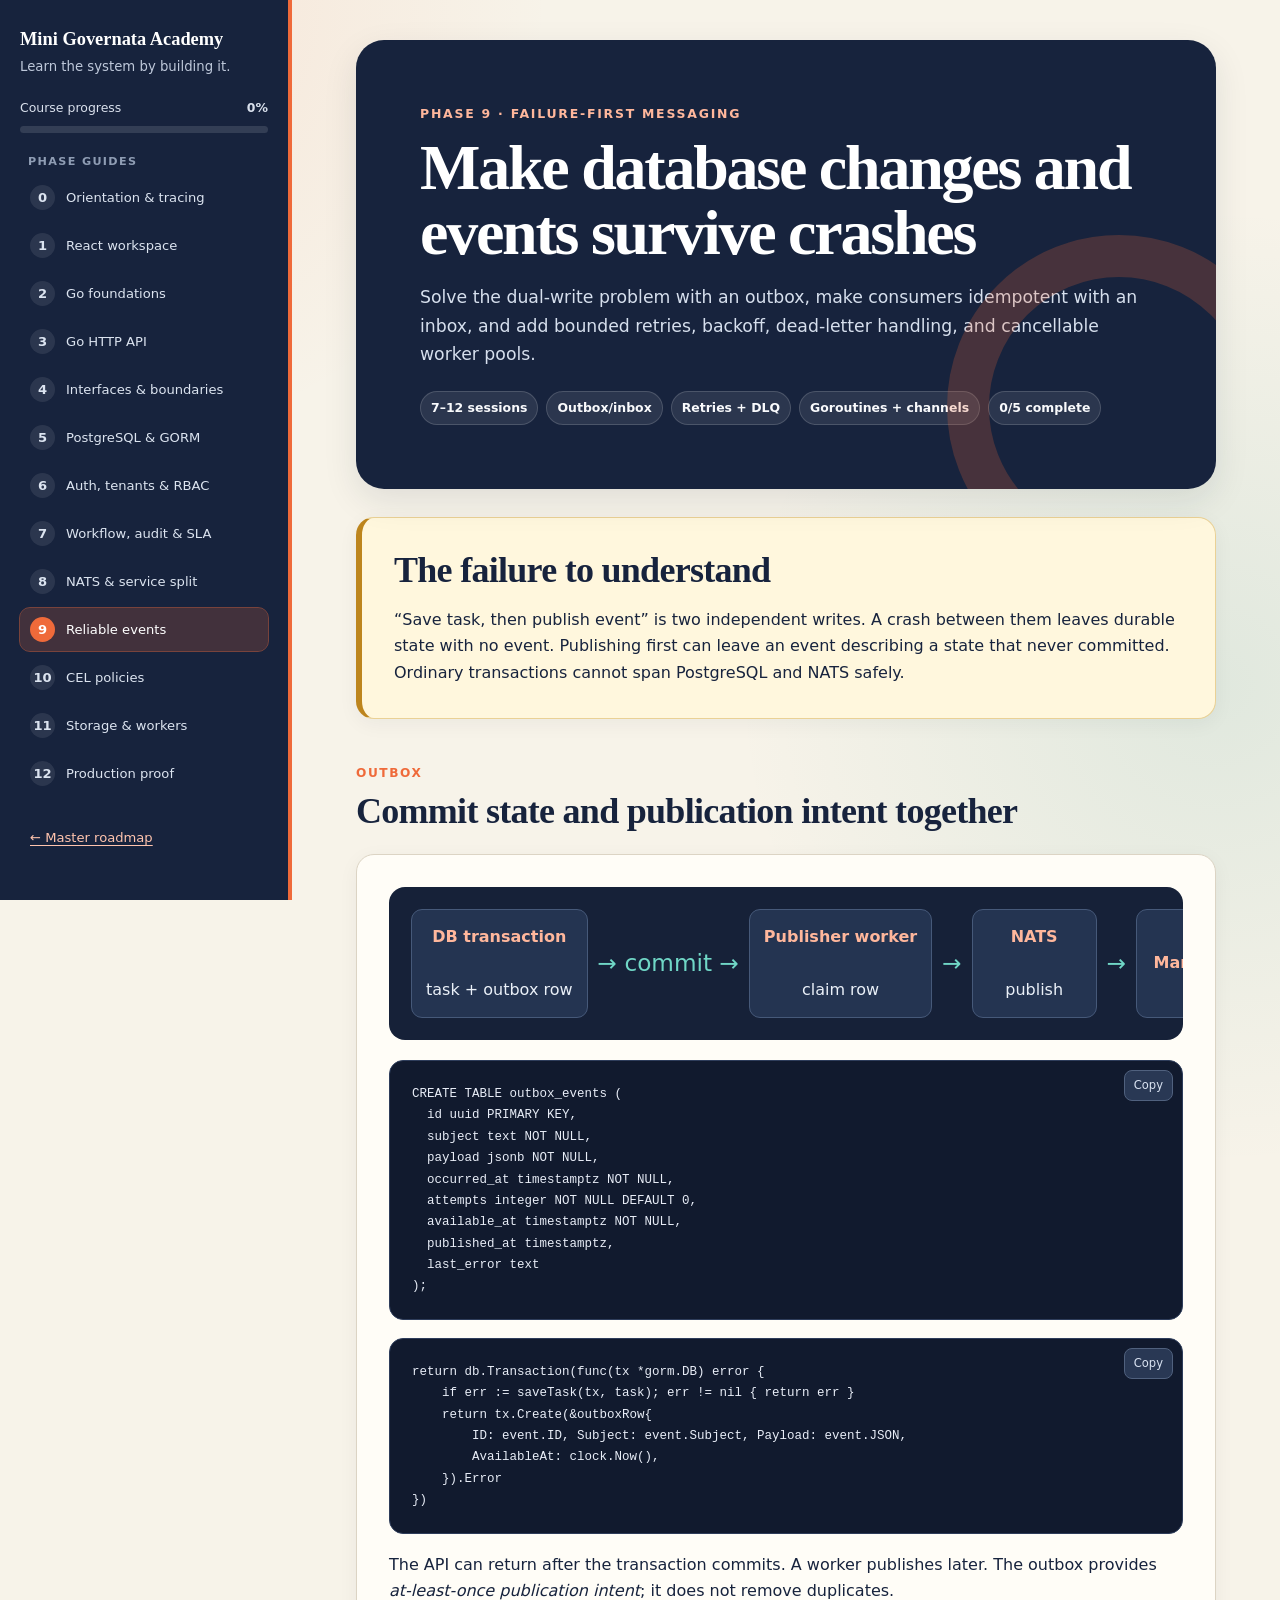
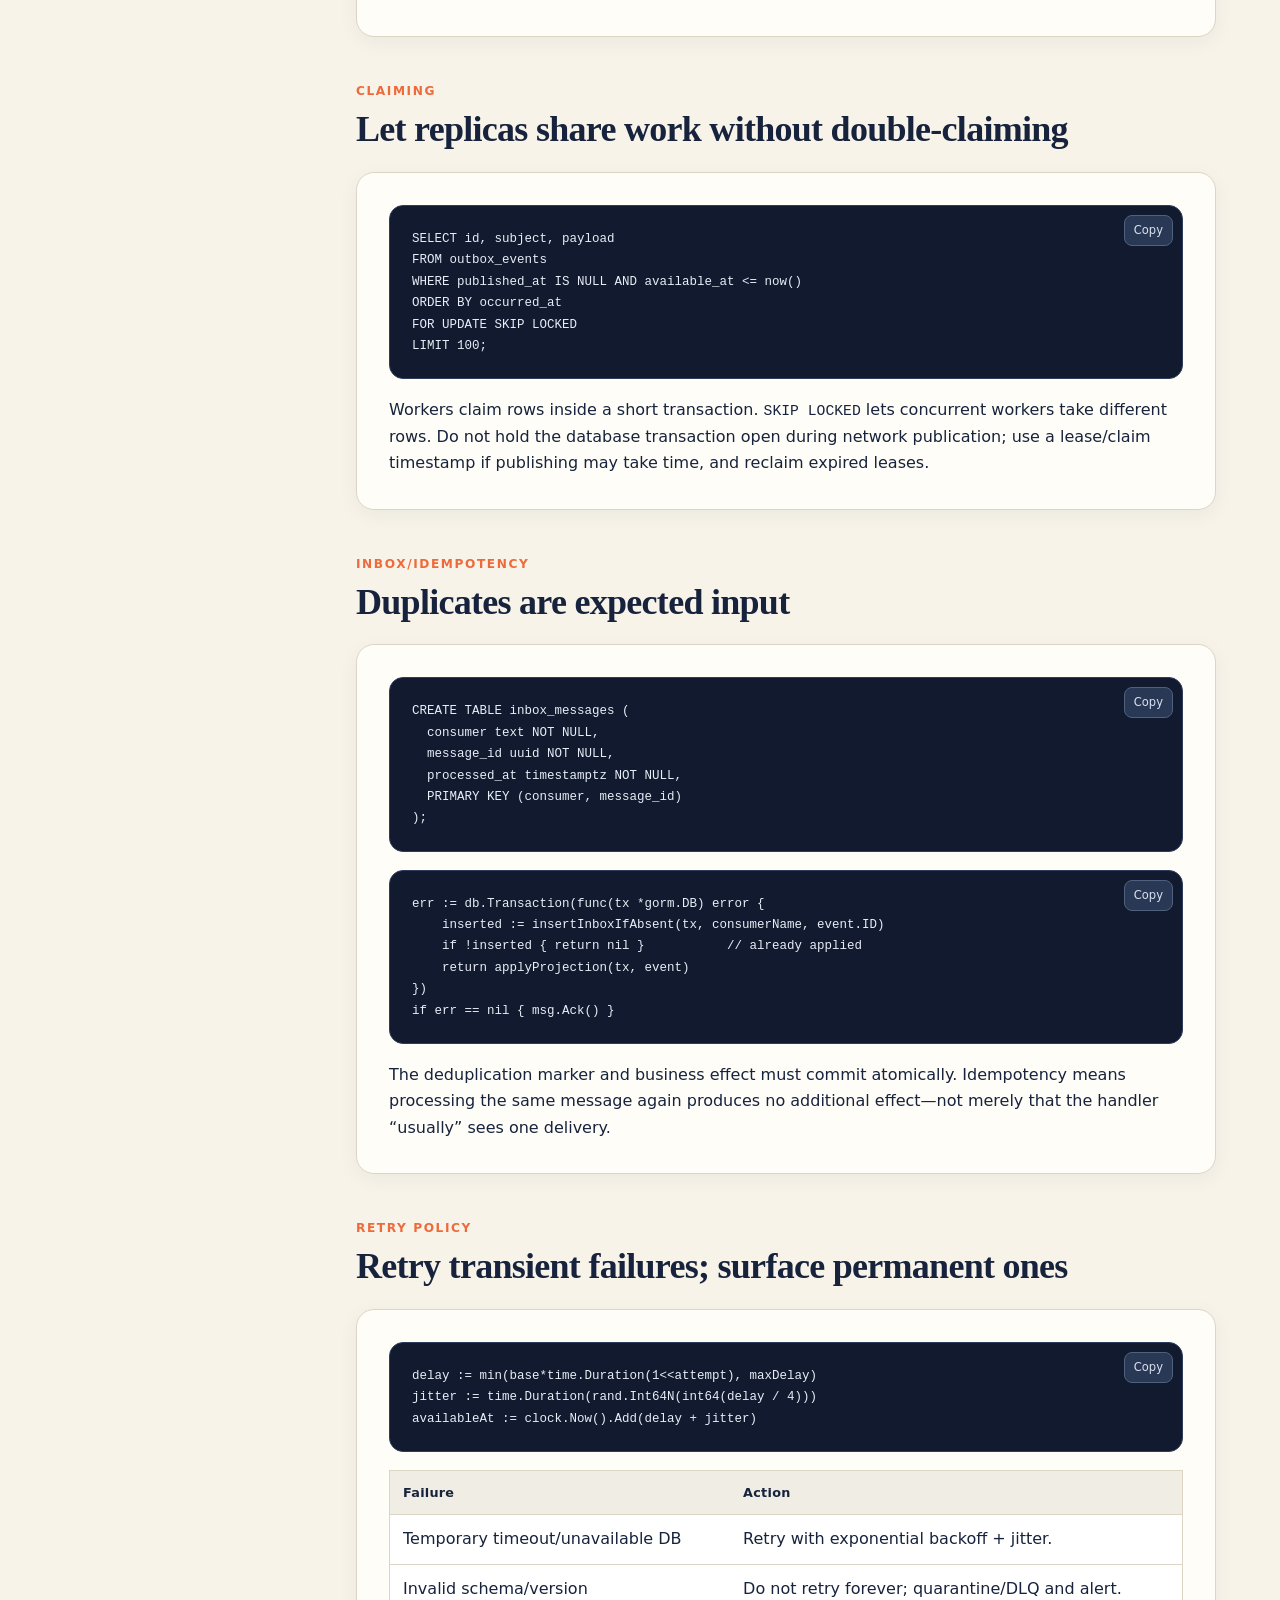
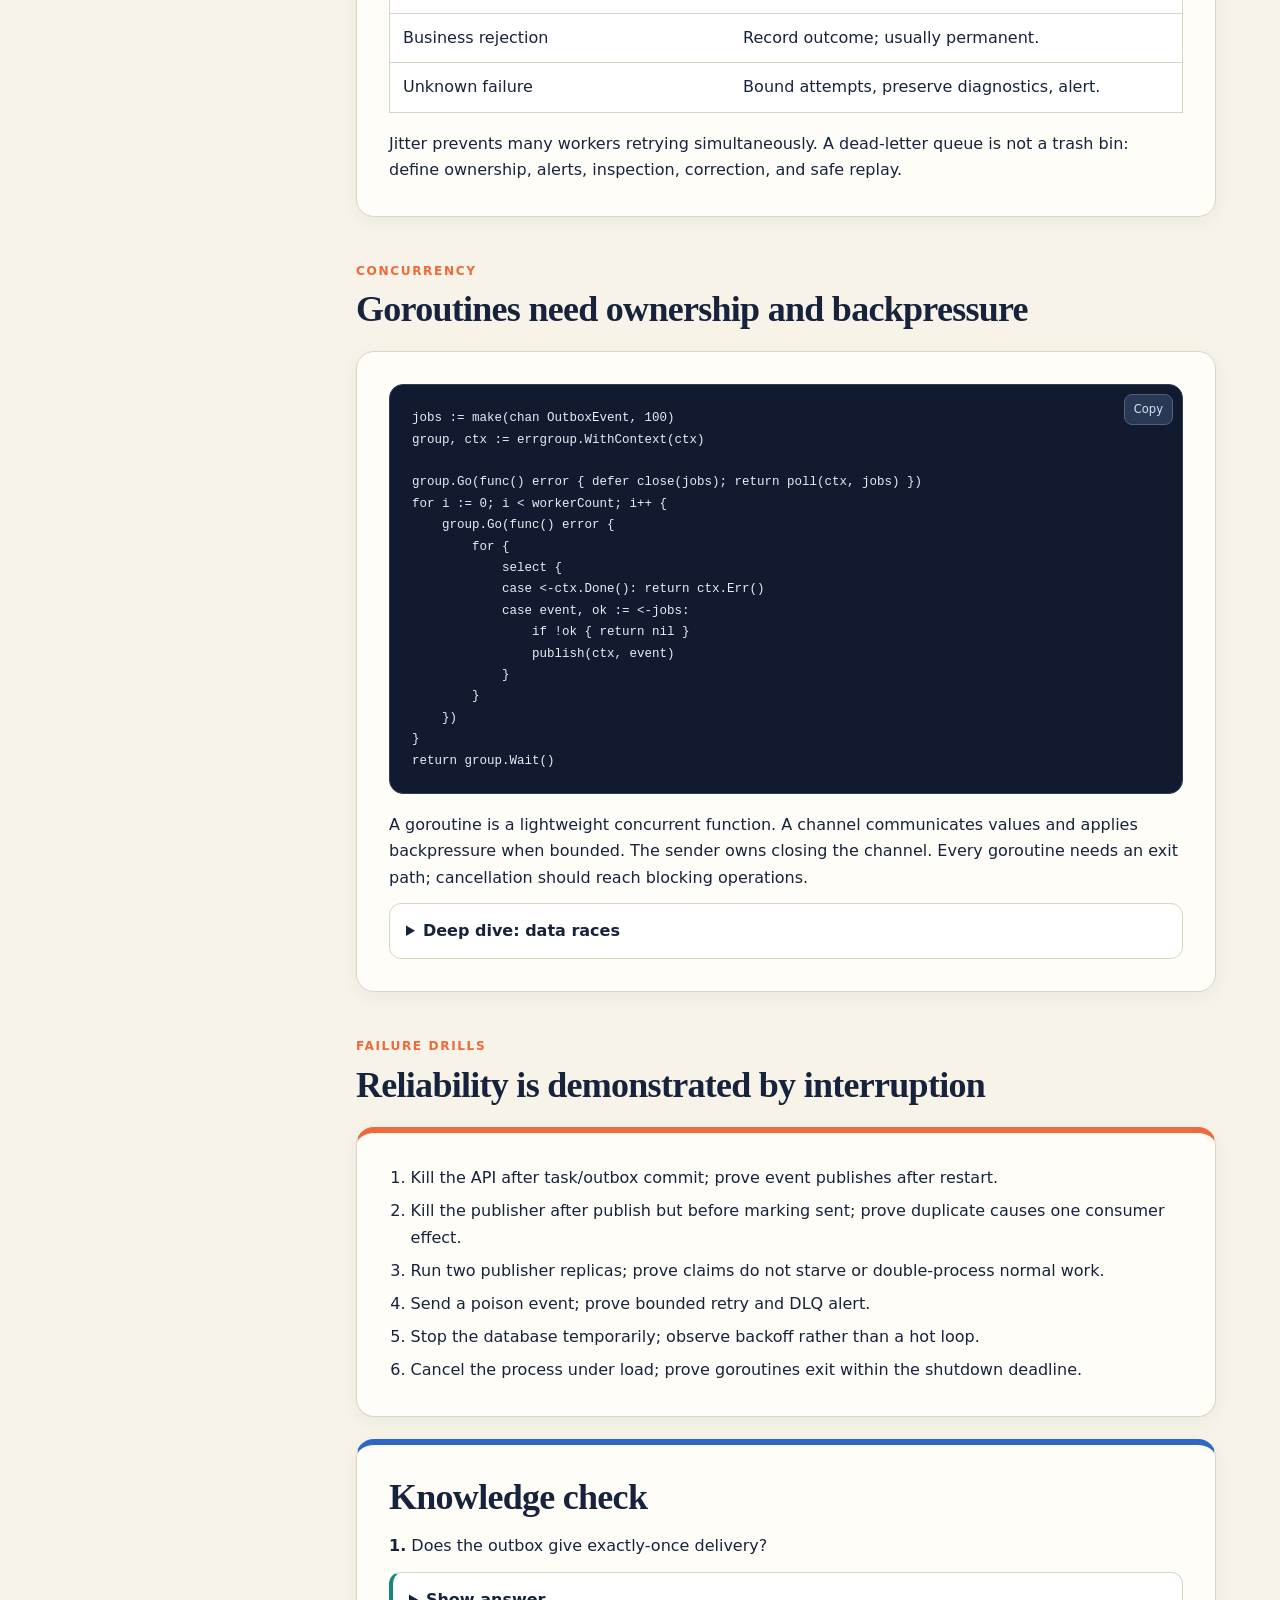
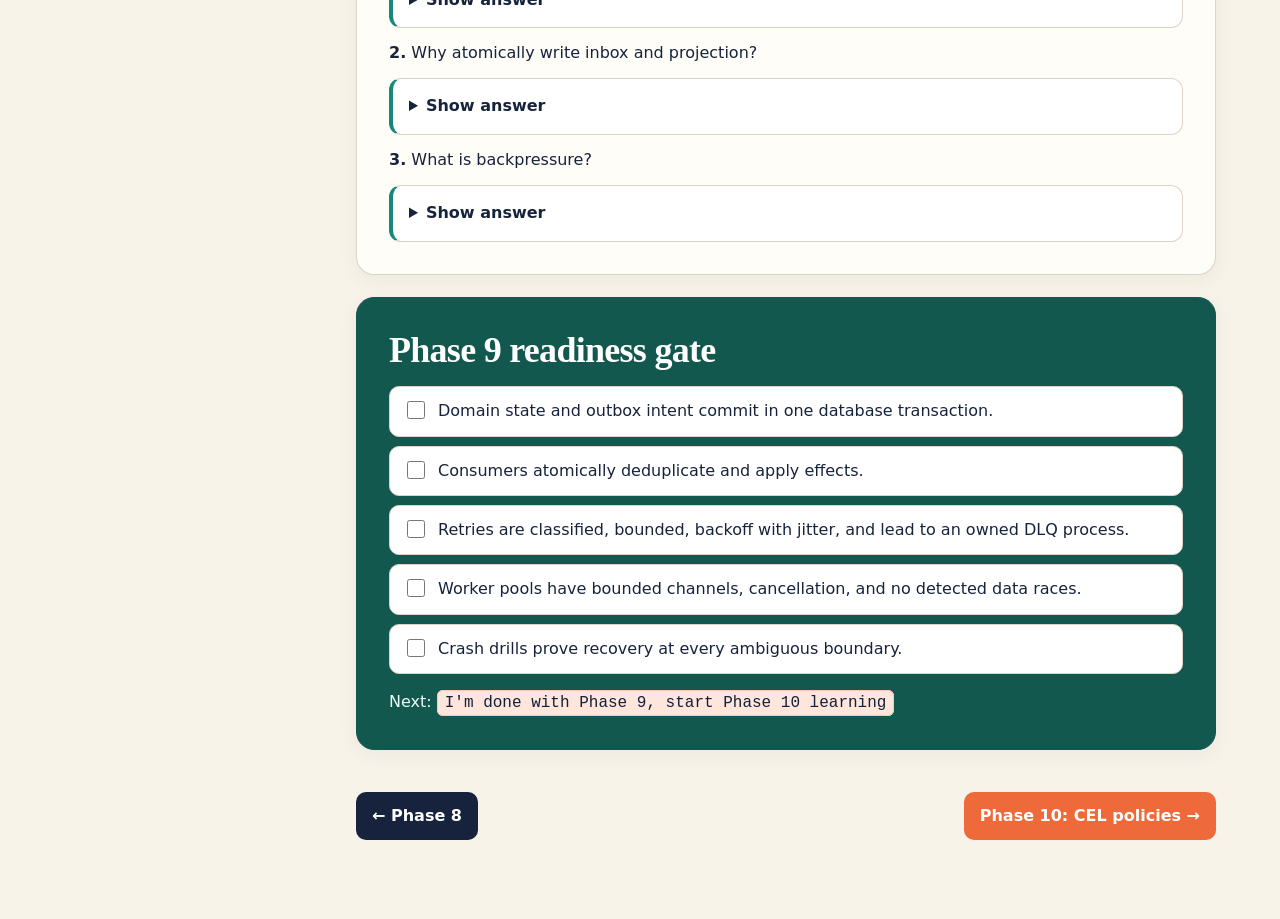
<file: mini-governata-course/phase-09-reliable-events/index.html>
<!doctype html><html lang="en"><head><meta charset="utf-8"><meta name="viewport" content="width=device-width,initial-scale=1"><title>Phase 9 — Reliable Events</title><link rel="stylesheet" href="../assets/course.css"></head><body data-root=".." data-phase="9"><div class="course-shell"><aside data-course-nav></aside><main class="course-main"><article class="article">
<header class="phase-hero"><p class="eyebrow">Phase 9 · Failure-first messaging</p><h1>Make database changes and events survive crashes</h1><p class="hero-lede">Solve the dual-write problem with an outbox, make consumers idempotent with an inbox, and add bounded retries, backoff, dead-letter handling, and cancellable worker pools.</p><div class="hero-meta"><span class="pill">7–12 sessions</span><span class="pill">Outbox/inbox</span><span class="pill">Retries + DLQ</span><span class="pill">Goroutines + channels</span><span class="pill" data-phase-progress>Start when ready</span></div></header>
<section class="callout warning"><h2>The failure to understand</h2><p>“Save task, then publish event” is two independent writes. A crash between them leaves durable state with no event. Publishing first can leave an event describing a state that never committed. Ordinary transactions cannot span PostgreSQL and NATS safely.</p></section>

<p class="section-label">Outbox</p><h2>Commit state and publication intent together</h2><section class="lesson"><div class="diagram"><div class="flow"><div class="flow-node"><strong>DB transaction</strong><br>task + outbox row</div><div class="flow-arrow">→ commit →</div><div class="flow-node"><strong>Publisher worker</strong><br>claim row</div><div class="flow-arrow">→</div><div class="flow-node"><strong>NATS</strong><br>publish</div><div class="flow-arrow">→</div><div class="flow-node"><strong>Mark sent</strong></div></div></div><pre><code>CREATE TABLE outbox_events (
  id uuid PRIMARY KEY,
  subject text NOT NULL,
  payload jsonb NOT NULL,
  occurred_at timestamptz NOT NULL,
  attempts integer NOT NULL DEFAULT 0,
  available_at timestamptz NOT NULL,
  published_at timestamptz,
  last_error text
);</code></pre><pre><code>return db.Transaction(func(tx *gorm.DB) error {
    if err := saveTask(tx, task); err != nil { return err }
    return tx.Create(&amp;outboxRow{
        ID: event.ID, Subject: event.Subject, Payload: event.JSON,
        AvailableAt: clock.Now(),
    }).Error
})</code></pre><p>The API can return after the transaction commits. A worker publishes later. The outbox provides <em>at-least-once publication intent</em>; it does not remove duplicates.</p></section>

<p class="section-label">Claiming</p><h2>Let replicas share work without double-claiming</h2><section class="lesson"><pre><code>SELECT id, subject, payload
FROM outbox_events
WHERE published_at IS NULL AND available_at &lt;= now()
ORDER BY occurred_at
FOR UPDATE SKIP LOCKED
LIMIT 100;</code></pre><p>Workers claim rows inside a short transaction. <code>SKIP LOCKED</code> lets concurrent workers take different rows. Do not hold the database transaction open during network publication; use a lease/claim timestamp if publishing may take time, and reclaim expired leases.</p></section>

<p class="section-label">Inbox/idempotency</p><h2>Duplicates are expected input</h2><section class="lesson"><pre><code>CREATE TABLE inbox_messages (
  consumer text NOT NULL,
  message_id uuid NOT NULL,
  processed_at timestamptz NOT NULL,
  PRIMARY KEY (consumer, message_id)
);</code></pre><pre><code>err := db.Transaction(func(tx *gorm.DB) error {
    inserted := insertInboxIfAbsent(tx, consumerName, event.ID)
    if !inserted { return nil }           // already applied
    return applyProjection(tx, event)
})
if err == nil { msg.Ack() }</code></pre><p>The deduplication marker and business effect must commit atomically. Idempotency means processing the same message again produces no additional effect—not merely that the handler “usually” sees one delivery.</p></section>

<p class="section-label">Retry policy</p><h2>Retry transient failures; surface permanent ones</h2><section class="lesson"><pre><code>delay := min(base*time.Duration(1&lt;&lt;attempt), maxDelay)
jitter := time.Duration(rand.Int64N(int64(delay / 4)))
availableAt := clock.Now().Add(delay + jitter)</code></pre><table><thead><tr><th>Failure</th><th>Action</th></tr></thead><tbody><tr><td>Temporary timeout/unavailable DB</td><td>Retry with exponential backoff + jitter.</td></tr><tr><td>Invalid schema/version</td><td>Do not retry forever; quarantine/DLQ and alert.</td></tr><tr><td>Business rejection</td><td>Record outcome; usually permanent.</td></tr><tr><td>Unknown failure</td><td>Bound attempts, preserve diagnostics, alert.</td></tr></tbody></table><p>Jitter prevents many workers retrying simultaneously. A dead-letter queue is not a trash bin: define ownership, alerts, inspection, correction, and safe replay.</p></section>

<p class="section-label">Concurrency</p><h2>Goroutines need ownership and backpressure</h2><section class="lesson"><pre><code>jobs := make(chan OutboxEvent, 100)
group, ctx := errgroup.WithContext(ctx)

group.Go(func() error { defer close(jobs); return poll(ctx, jobs) })
for i := 0; i &lt; workerCount; i++ {
    group.Go(func() error {
        for {
            select {
            case &lt;-ctx.Done(): return ctx.Err()
            case event, ok := &lt;-jobs:
                if !ok { return nil }
                publish(ctx, event)
            }
        }
    })
}
return group.Wait()</code></pre><p>A goroutine is a lightweight concurrent function. A channel communicates values and applies backpressure when bounded. The sender owns closing the channel. Every goroutine needs an exit path; cancellation should reach blocking operations.</p><details class="deep-dive"><summary>Deep dive: data races</summary><div><p>A data race occurs when goroutines access the same memory concurrently and at least one writes without synchronization. Prefer message passing/ownership, or protect shared state with a mutex. Run <code>go test -race ./...</code>.</p></div></details></section>

<p class="section-label">Failure drills</p><h2>Reliability is demonstrated by interruption</h2><section class="lab"><ol><li>Kill the API after task/outbox commit; prove event publishes after restart.</li><li>Kill the publisher after publish but before marking sent; prove duplicate causes one consumer effect.</li><li>Run two publisher replicas; prove claims do not starve or double-process normal work.</li><li>Send a poison event; prove bounded retry and DLQ alert.</li><li>Stop the database temporarily; observe backoff rather than a hot loop.</li><li>Cancel the process under load; prove goroutines exit within the shutdown deadline.</li></ol></section>

<section class="quiz"><h2>Knowledge check</h2><p><strong>1.</strong> Does the outbox give exactly-once delivery?</p><details class="answer"><summary>Show answer</summary><div>No. It prevents lost publication intent, but a crash around publish/mark-sent can duplicate delivery. Consumers still need idempotency.</div></details><p><strong>2.</strong> Why atomically write inbox and projection?</p><details class="answer"><summary>Show answer</summary><div>Otherwise the marker and effect can diverge, causing skipped work or duplicated effects after a crash.</div></details><p><strong>3.</strong> What is backpressure?</p><details class="answer"><summary>Show answer</summary><div>A mechanism that slows producers when consumers are at capacity, preventing unbounded memory/work growth.</div></details></section>
<section class="readiness"><h2>Phase 9 readiness gate</h2><div class="checklist"><label class="check-item"><input type="checkbox" data-check="p9-1"><span>Domain state and outbox intent commit in one database transaction.</span></label><label class="check-item"><input type="checkbox" data-check="p9-2"><span>Consumers atomically deduplicate and apply effects.</span></label><label class="check-item"><input type="checkbox" data-check="p9-3"><span>Retries are classified, bounded, backoff with jitter, and lead to an owned DLQ process.</span></label><label class="check-item"><input type="checkbox" data-check="p9-4"><span>Worker pools have bounded channels, cancellation, and no detected data races.</span></label><label class="check-item"><input type="checkbox" data-check="p9-5"><span>Crash drills prove recovery at every ambiguous boundary.</span></label></div><p>Next: <span class="command">I'm done with Phase 9, start Phase 10 learning</span></p></section>
<footer class="phase-footer"><a class="phase-link" href="../phase-08-nats-services/index.html">← Phase 8</a><a class="phase-link next" href="../phase-10-cel-policies/index.html">Phase 10: CEL policies →</a></footer></article></main></div><script src="../assets/course.js"></script></body></html>
</file>
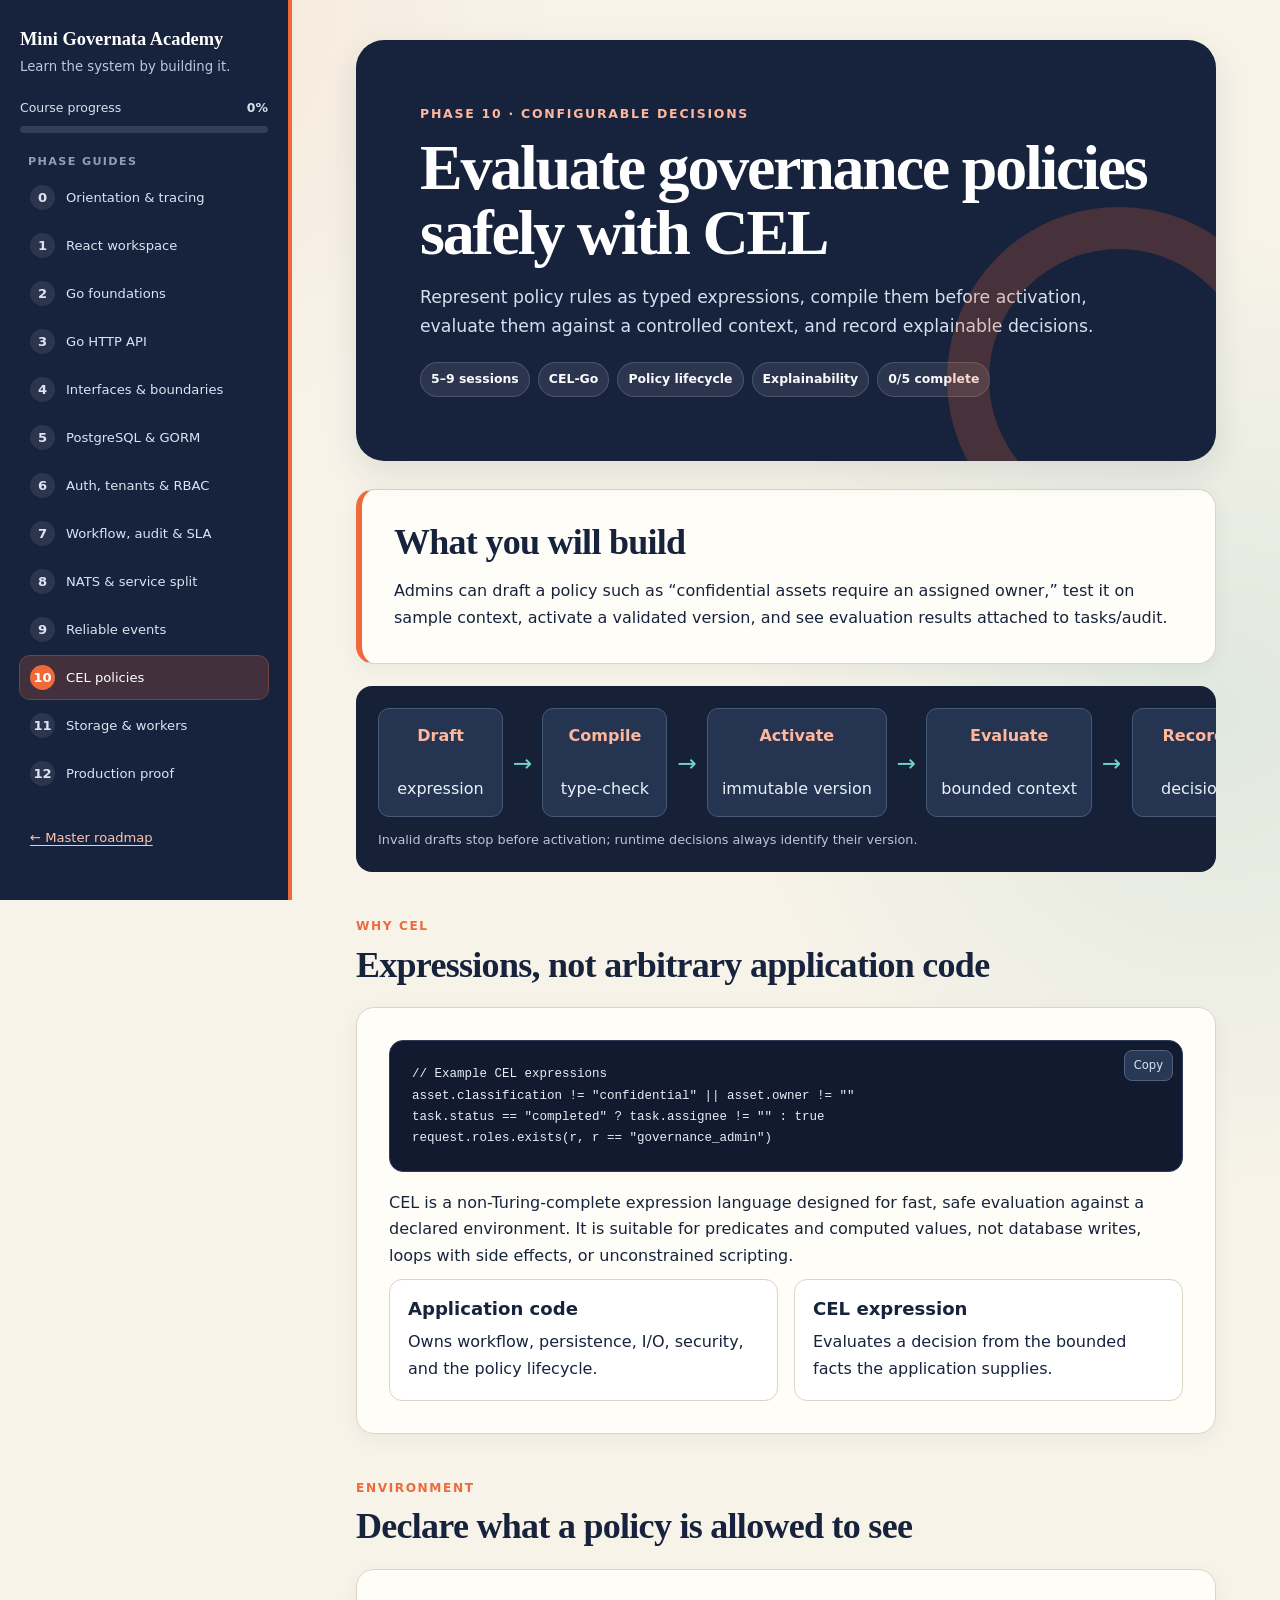
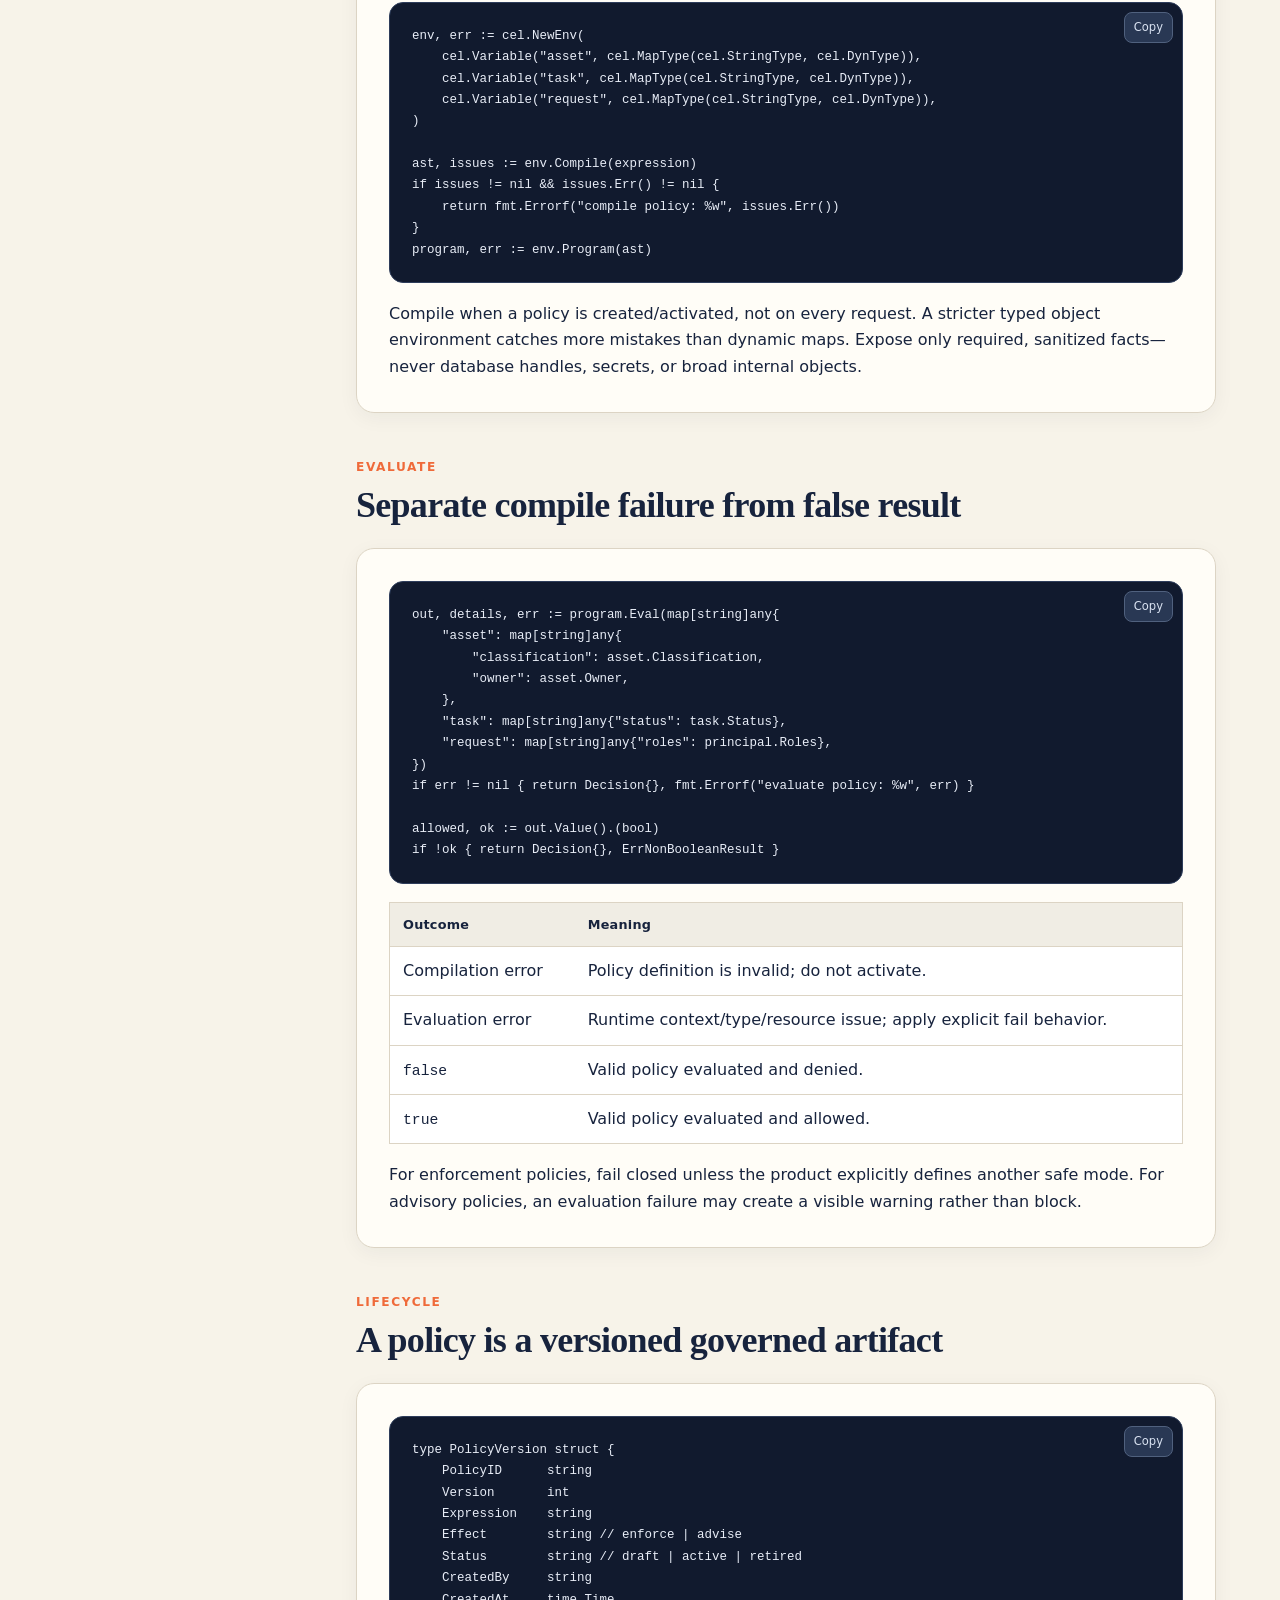
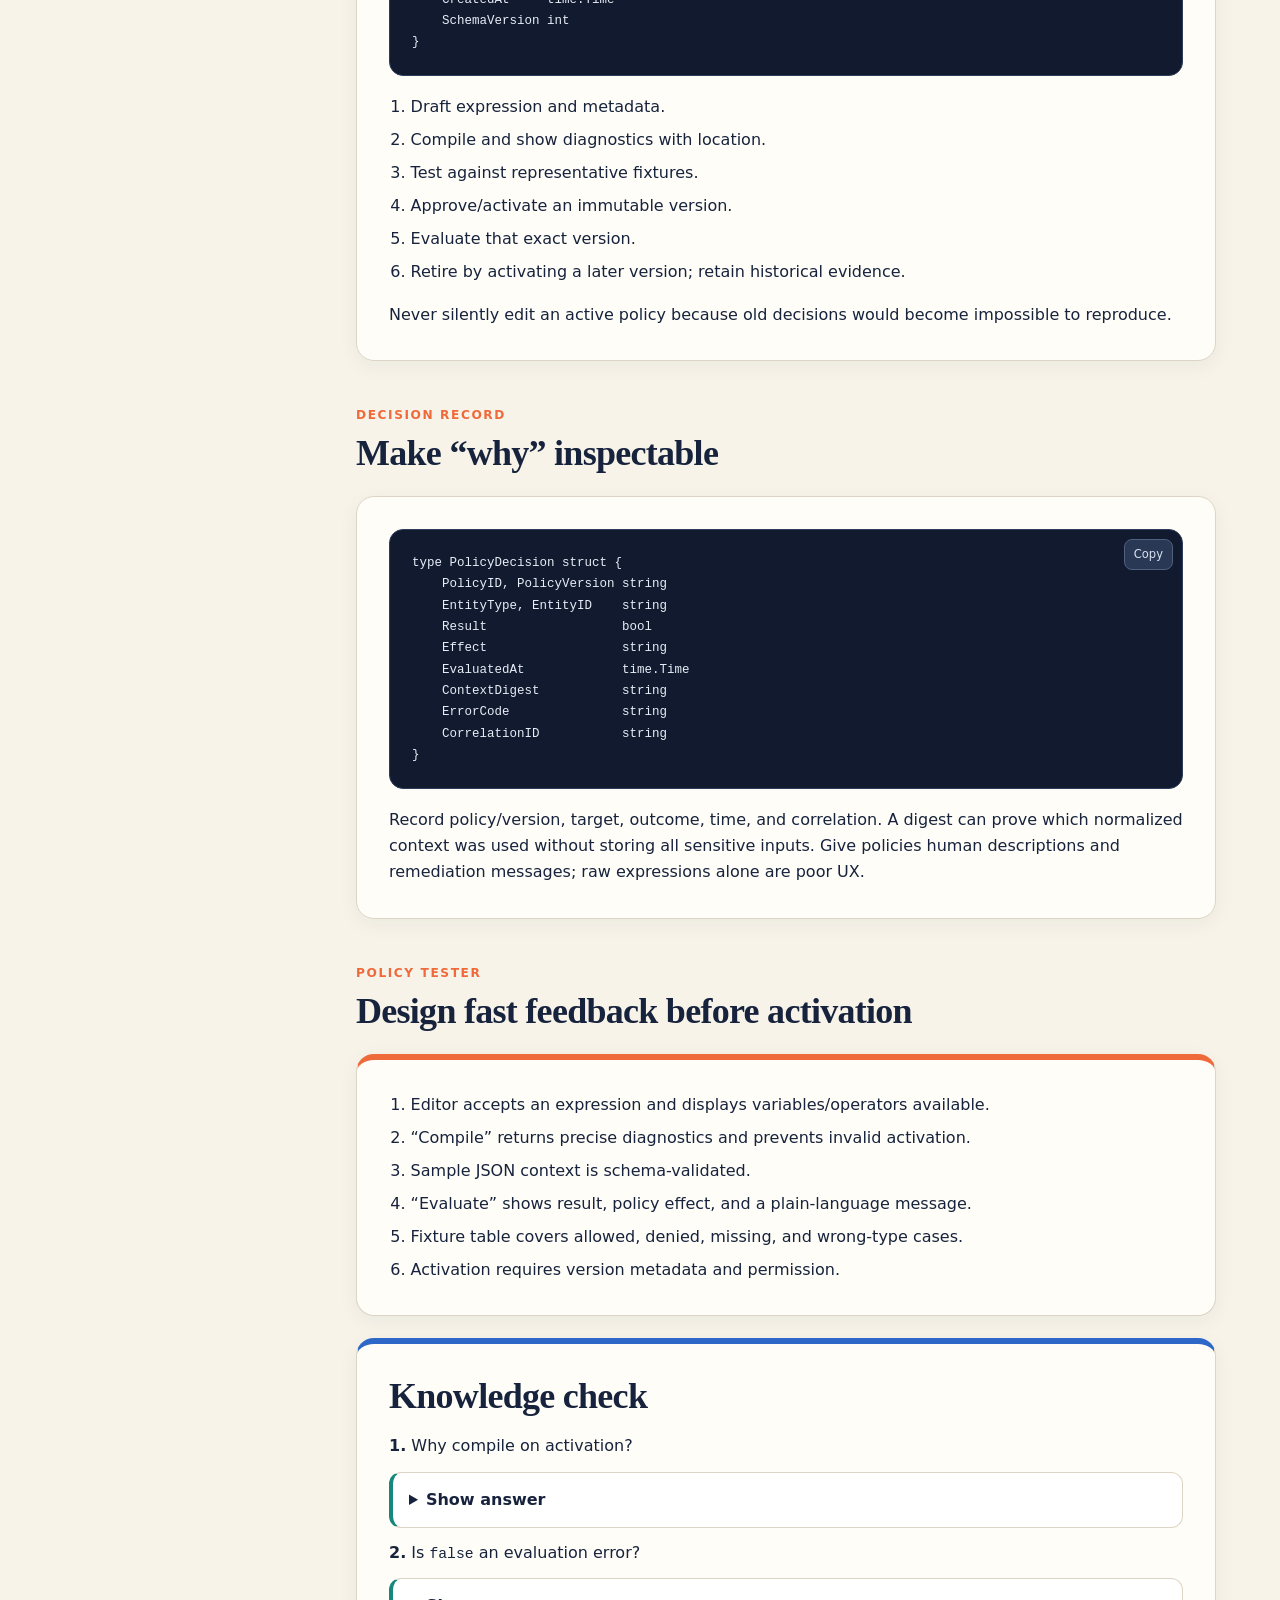
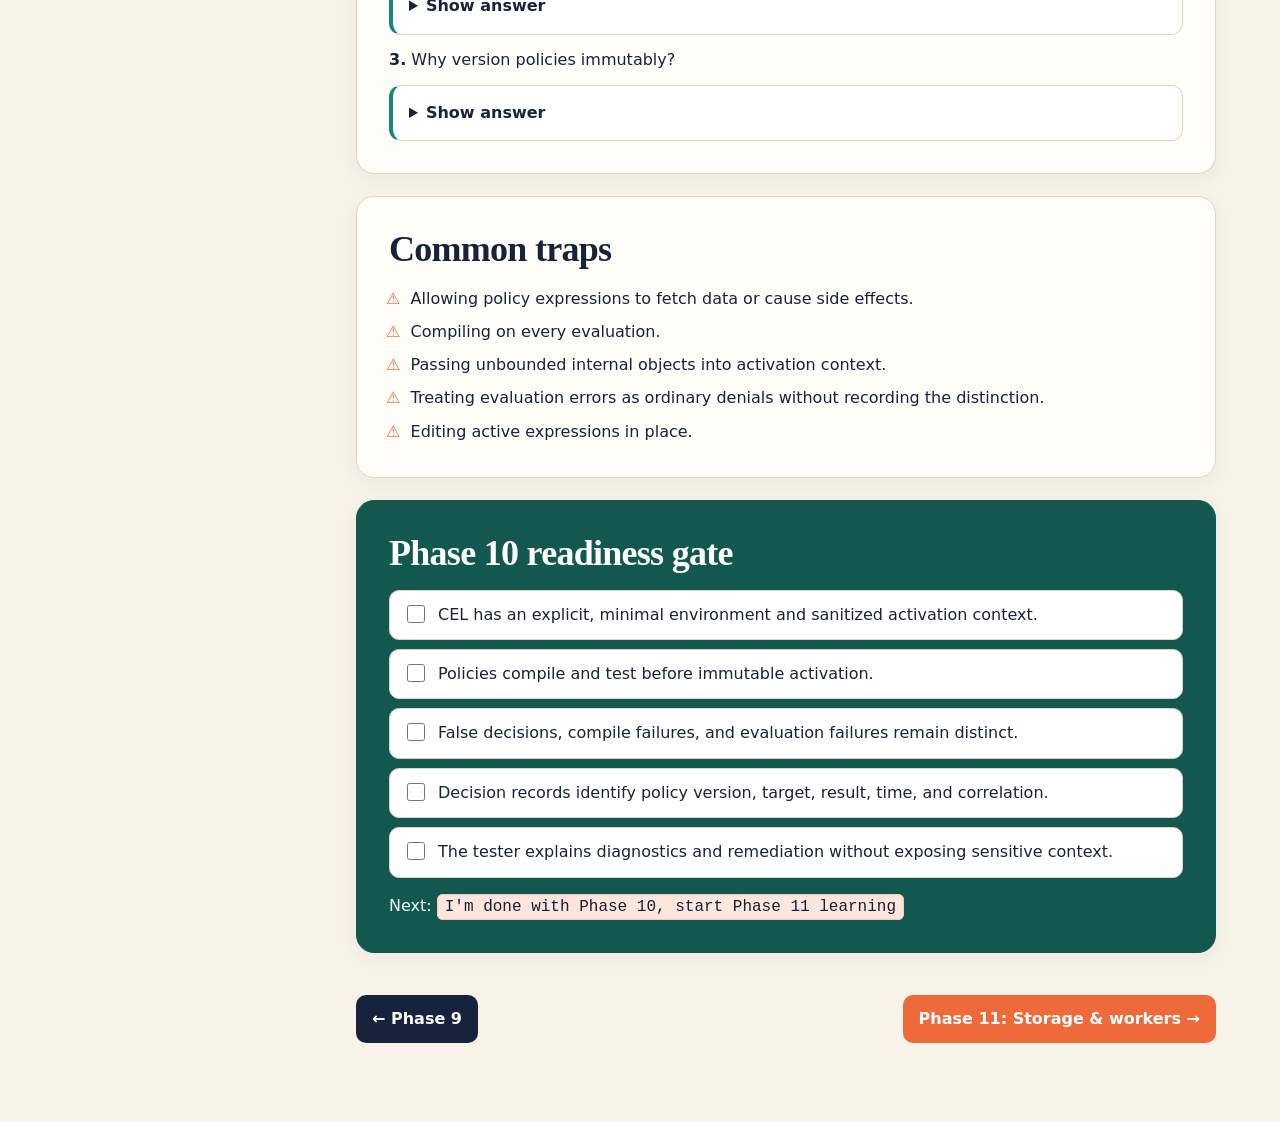
<file: mini-governata-course/phase-10-cel-policies/index.html>
<!doctype html><html lang="en"><head><meta charset="utf-8"><meta name="viewport" content="width=device-width,initial-scale=1"><title>Phase 10 — CEL Policy Evaluation</title><link rel="stylesheet" href="../assets/course.css"></head><body data-root=".." data-phase="10"><div class="course-shell"><aside data-course-nav></aside><main class="course-main"><article class="article">
<header class="phase-hero"><p class="eyebrow">Phase 10 · Configurable decisions</p><h1>Evaluate governance policies safely with CEL</h1><p class="hero-lede">Represent policy rules as typed expressions, compile them before activation, evaluate them against a controlled context, and record explainable decisions.</p><div class="hero-meta"><span class="pill">5–9 sessions</span><span class="pill">CEL-Go</span><span class="pill">Policy lifecycle</span><span class="pill">Explainability</span><span class="pill" data-phase-progress>Start when ready</span></div></header>
<section class="callout"><h2>What you will build</h2><p>Admins can draft a policy such as “confidential assets require an assigned owner,” test it on sample context, activate a validated version, and see evaluation results attached to tasks/audit.</p></section>
<div class="diagram"><div class="flow"><div class="flow-node"><strong>Draft</strong><br>expression</div><div class="flow-arrow">→</div><div class="flow-node"><strong>Compile</strong><br>type-check</div><div class="flow-arrow">→</div><div class="flow-node"><strong>Activate</strong><br>immutable version</div><div class="flow-arrow">→</div><div class="flow-node"><strong>Evaluate</strong><br>bounded context</div><div class="flow-arrow">→</div><div class="flow-node"><strong>Record</strong><br>decision</div></div><p class="diagram-caption">Invalid drafts stop before activation; runtime decisions always identify their version.</p></div>

<p class="section-label">Why CEL</p><h2>Expressions, not arbitrary application code</h2><section class="lesson"><pre><code>// Example CEL expressions
asset.classification != "confidential" || asset.owner != ""
task.status == "completed" ? task.assignee != "" : true
request.roles.exists(r, r == "governance_admin")</code></pre><p>CEL is a non-Turing-complete expression language designed for fast, safe evaluation against a declared environment. It is suitable for predicates and computed values, not database writes, loops with side effects, or unconstrained scripting.</p><div class="two-col"><div class="mini-card"><h3>Application code</h3><p>Owns workflow, persistence, I/O, security, and the policy lifecycle.</p></div><div class="mini-card"><h3>CEL expression</h3><p>Evaluates a decision from the bounded facts the application supplies.</p></div></div></section>

<p class="section-label">Environment</p><h2>Declare what a policy is allowed to see</h2><section class="lesson"><pre><code>env, err := cel.NewEnv(
    cel.Variable("asset", cel.MapType(cel.StringType, cel.DynType)),
    cel.Variable("task", cel.MapType(cel.StringType, cel.DynType)),
    cel.Variable("request", cel.MapType(cel.StringType, cel.DynType)),
)

ast, issues := env.Compile(expression)
if issues != nil &amp;&amp; issues.Err() != nil {
    return fmt.Errorf("compile policy: %w", issues.Err())
}
program, err := env.Program(ast)</code></pre><p>Compile when a policy is created/activated, not on every request. A stricter typed object environment catches more mistakes than dynamic maps. Expose only required, sanitized facts—never database handles, secrets, or broad internal objects.</p></section>

<p class="section-label">Evaluate</p><h2>Separate compile failure from false result</h2><section class="lesson"><pre><code>out, details, err := program.Eval(map[string]any{
    "asset": map[string]any{
        "classification": asset.Classification,
        "owner": asset.Owner,
    },
    "task": map[string]any{"status": task.Status},
    "request": map[string]any{"roles": principal.Roles},
})
if err != nil { return Decision{}, fmt.Errorf("evaluate policy: %w", err) }

allowed, ok := out.Value().(bool)
if !ok { return Decision{}, ErrNonBooleanResult }</code></pre><table><thead><tr><th>Outcome</th><th>Meaning</th></tr></thead><tbody><tr><td>Compilation error</td><td>Policy definition is invalid; do not activate.</td></tr><tr><td>Evaluation error</td><td>Runtime context/type/resource issue; apply explicit fail behavior.</td></tr><tr><td><code>false</code></td><td>Valid policy evaluated and denied.</td></tr><tr><td><code>true</code></td><td>Valid policy evaluated and allowed.</td></tr></tbody></table><p>For enforcement policies, fail closed unless the product explicitly defines another safe mode. For advisory policies, an evaluation failure may create a visible warning rather than block.</p></section>

<p class="section-label">Lifecycle</p><h2>A policy is a versioned governed artifact</h2><section class="lesson"><pre><code>type PolicyVersion struct {
    PolicyID      string
    Version       int
    Expression    string
    Effect        string // enforce | advise
    Status        string // draft | active | retired
    CreatedBy     string
    CreatedAt     time.Time
    SchemaVersion int
}</code></pre><ol><li>Draft expression and metadata.</li><li>Compile and show diagnostics with location.</li><li>Test against representative fixtures.</li><li>Approve/activate an immutable version.</li><li>Evaluate that exact version.</li><li>Retire by activating a later version; retain historical evidence.</li></ol><p>Never silently edit an active policy because old decisions would become impossible to reproduce.</p></section>

<p class="section-label">Decision record</p><h2>Make “why” inspectable</h2><section class="lesson"><pre><code>type PolicyDecision struct {
    PolicyID, PolicyVersion string
    EntityType, EntityID    string
    Result                  bool
    Effect                  string
    EvaluatedAt             time.Time
    ContextDigest           string
    ErrorCode               string
    CorrelationID           string
}</code></pre><p>Record policy/version, target, outcome, time, and correlation. A digest can prove which normalized context was used without storing all sensitive inputs. Give policies human descriptions and remediation messages; raw expressions alone are poor UX.</p></section>

<p class="section-label">Policy tester</p><h2>Design fast feedback before activation</h2><section class="lab"><ol><li>Editor accepts an expression and displays variables/operators available.</li><li>“Compile” returns precise diagnostics and prevents invalid activation.</li><li>Sample JSON context is schema-validated.</li><li>“Evaluate” shows result, policy effect, and a plain-language message.</li><li>Fixture table covers allowed, denied, missing, and wrong-type cases.</li><li>Activation requires version metadata and permission.</li></ol></section>

<section class="quiz"><h2>Knowledge check</h2><p><strong>1.</strong> Why compile on activation?</p><details class="answer"><summary>Show answer</summary><div>Invalid expressions are rejected early, compiled programs can be cached, and request latency avoids repeated compilation.</div></details><p><strong>2.</strong> Is <code>false</code> an evaluation error?</p><details class="answer"><summary>Show answer</summary><div>No. It is a valid decision. Errors mean the expression/context could not be evaluated as designed.</div></details><p><strong>3.</strong> Why version policies immutably?</p><details class="answer"><summary>Show answer</summary><div>Historical decisions must identify the exact rule evaluated, enabling audit, rollback, comparison, and reproducibility.</div></details></section>
<section class="lesson"><h2>Common traps</h2><ul class="mistakes"><li>Allowing policy expressions to fetch data or cause side effects.</li><li>Compiling on every evaluation.</li><li>Passing unbounded internal objects into activation context.</li><li>Treating evaluation errors as ordinary denials without recording the distinction.</li><li>Editing active expressions in place.</li></ul></section>
<section class="readiness"><h2>Phase 10 readiness gate</h2><div class="checklist"><label class="check-item"><input type="checkbox" data-check="p10-1"><span>CEL has an explicit, minimal environment and sanitized activation context.</span></label><label class="check-item"><input type="checkbox" data-check="p10-2"><span>Policies compile and test before immutable activation.</span></label><label class="check-item"><input type="checkbox" data-check="p10-3"><span>False decisions, compile failures, and evaluation failures remain distinct.</span></label><label class="check-item"><input type="checkbox" data-check="p10-4"><span>Decision records identify policy version, target, result, time, and correlation.</span></label><label class="check-item"><input type="checkbox" data-check="p10-5"><span>The tester explains diagnostics and remediation without exposing sensitive context.</span></label></div><p>Next: <span class="command">I'm done with Phase 10, start Phase 11 learning</span></p></section>
<footer class="phase-footer"><a class="phase-link" href="../phase-09-reliable-events/index.html">← Phase 9</a><a class="phase-link next" href="../phase-11-storage-workers/index.html">Phase 11: Storage & workers →</a></footer></article></main></div><script src="../assets/course.js"></script></body></html>
</file>
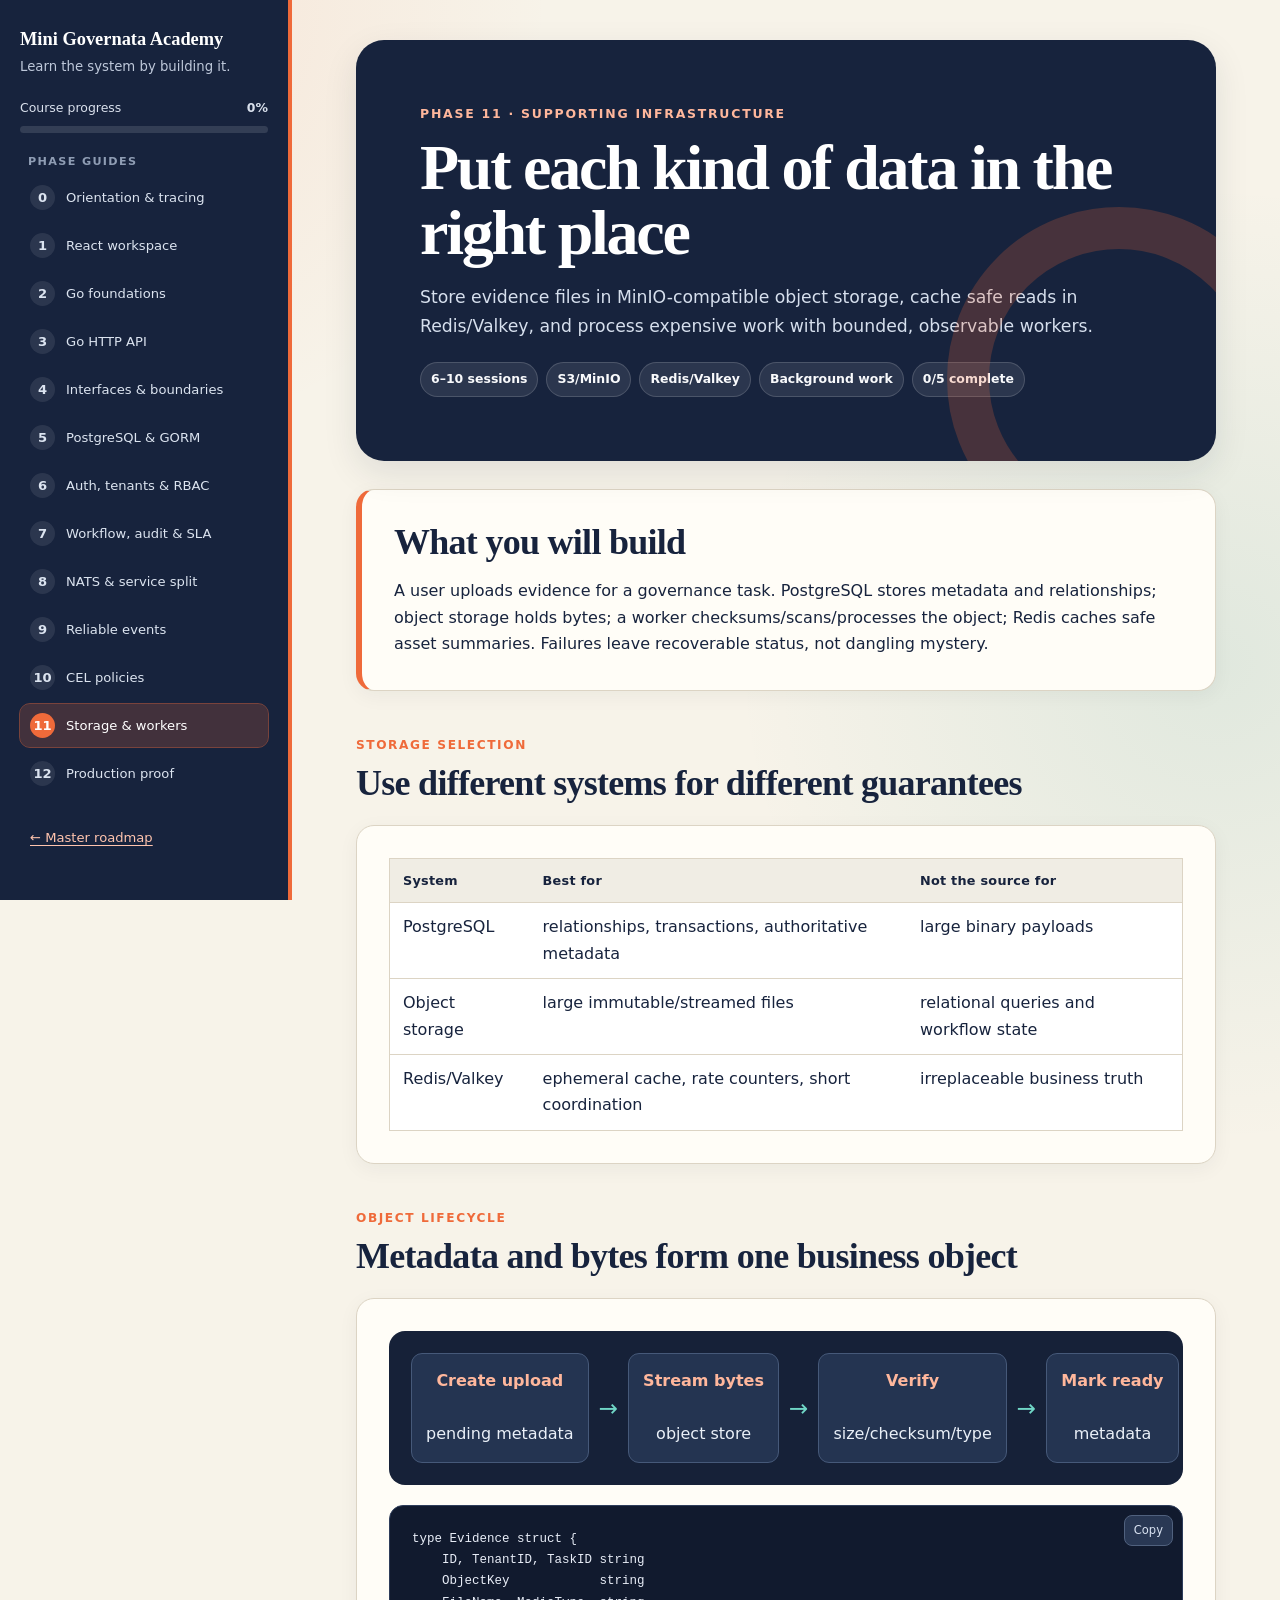
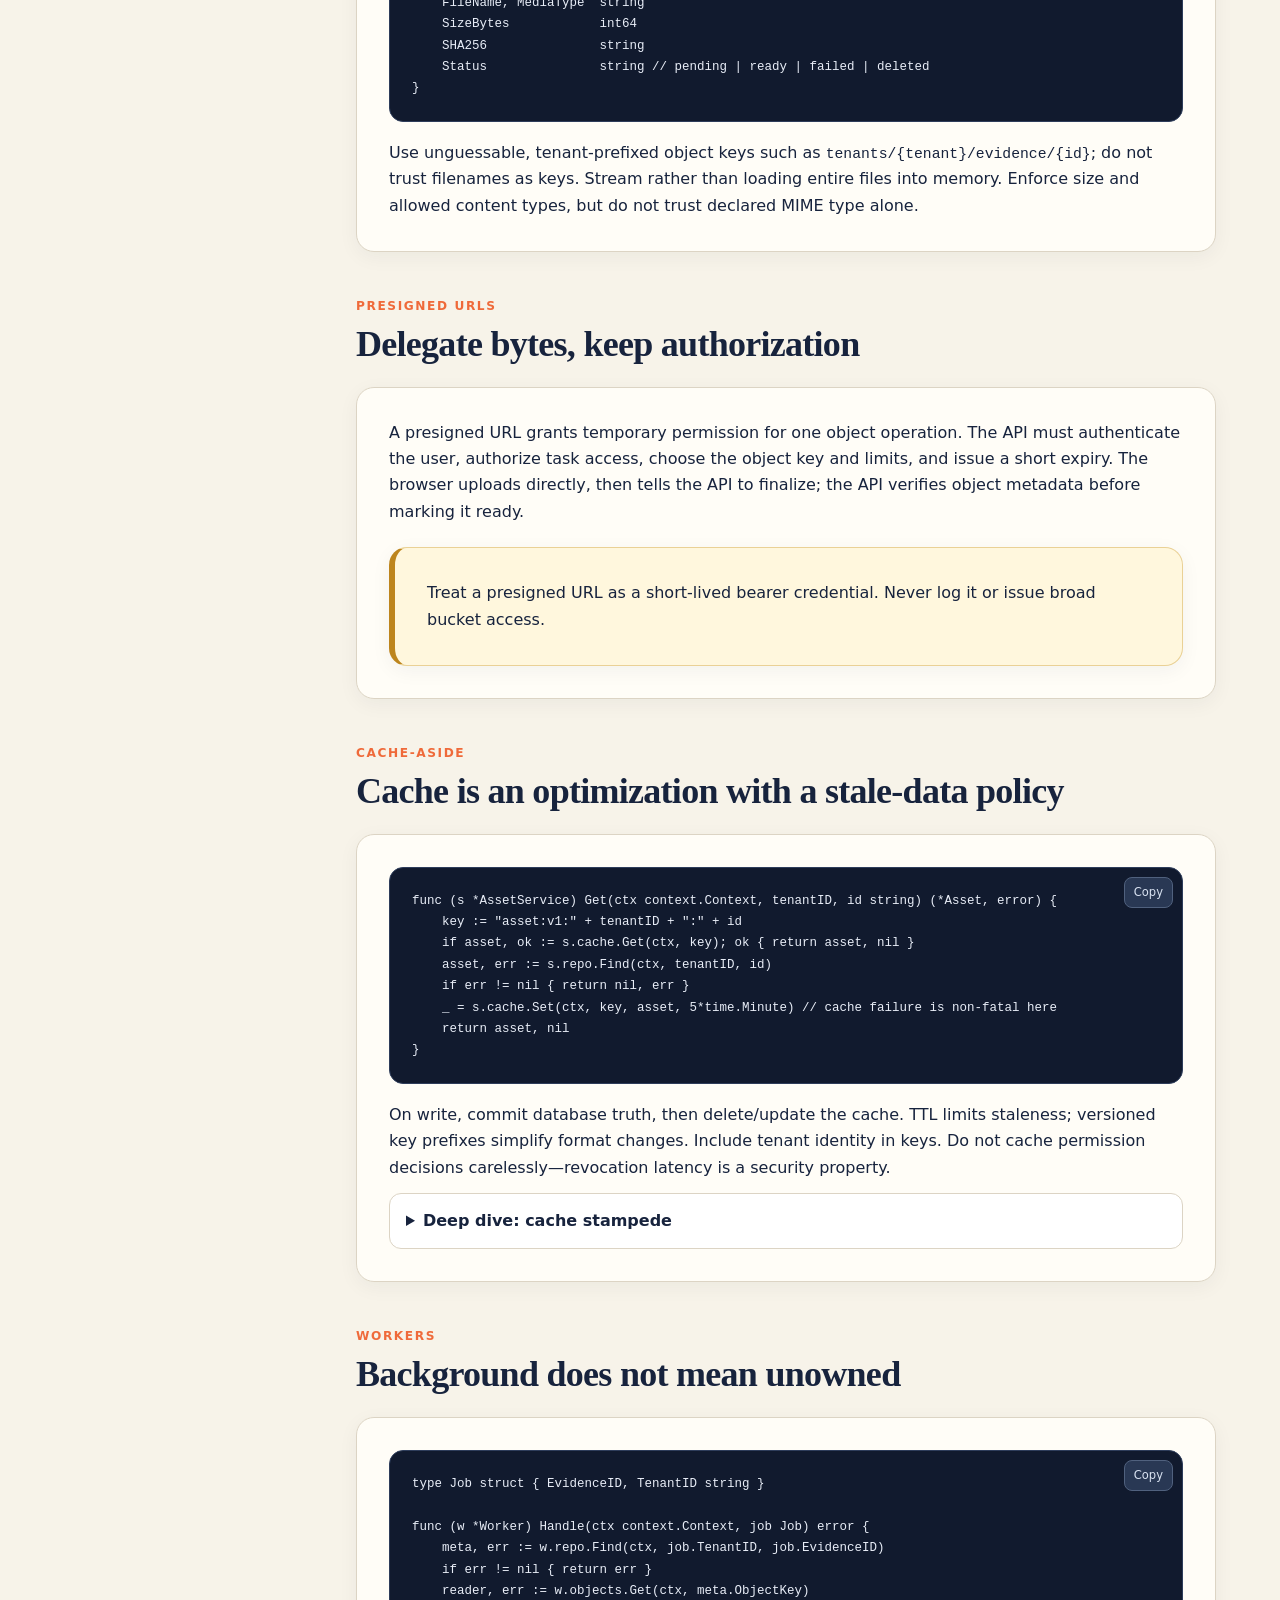
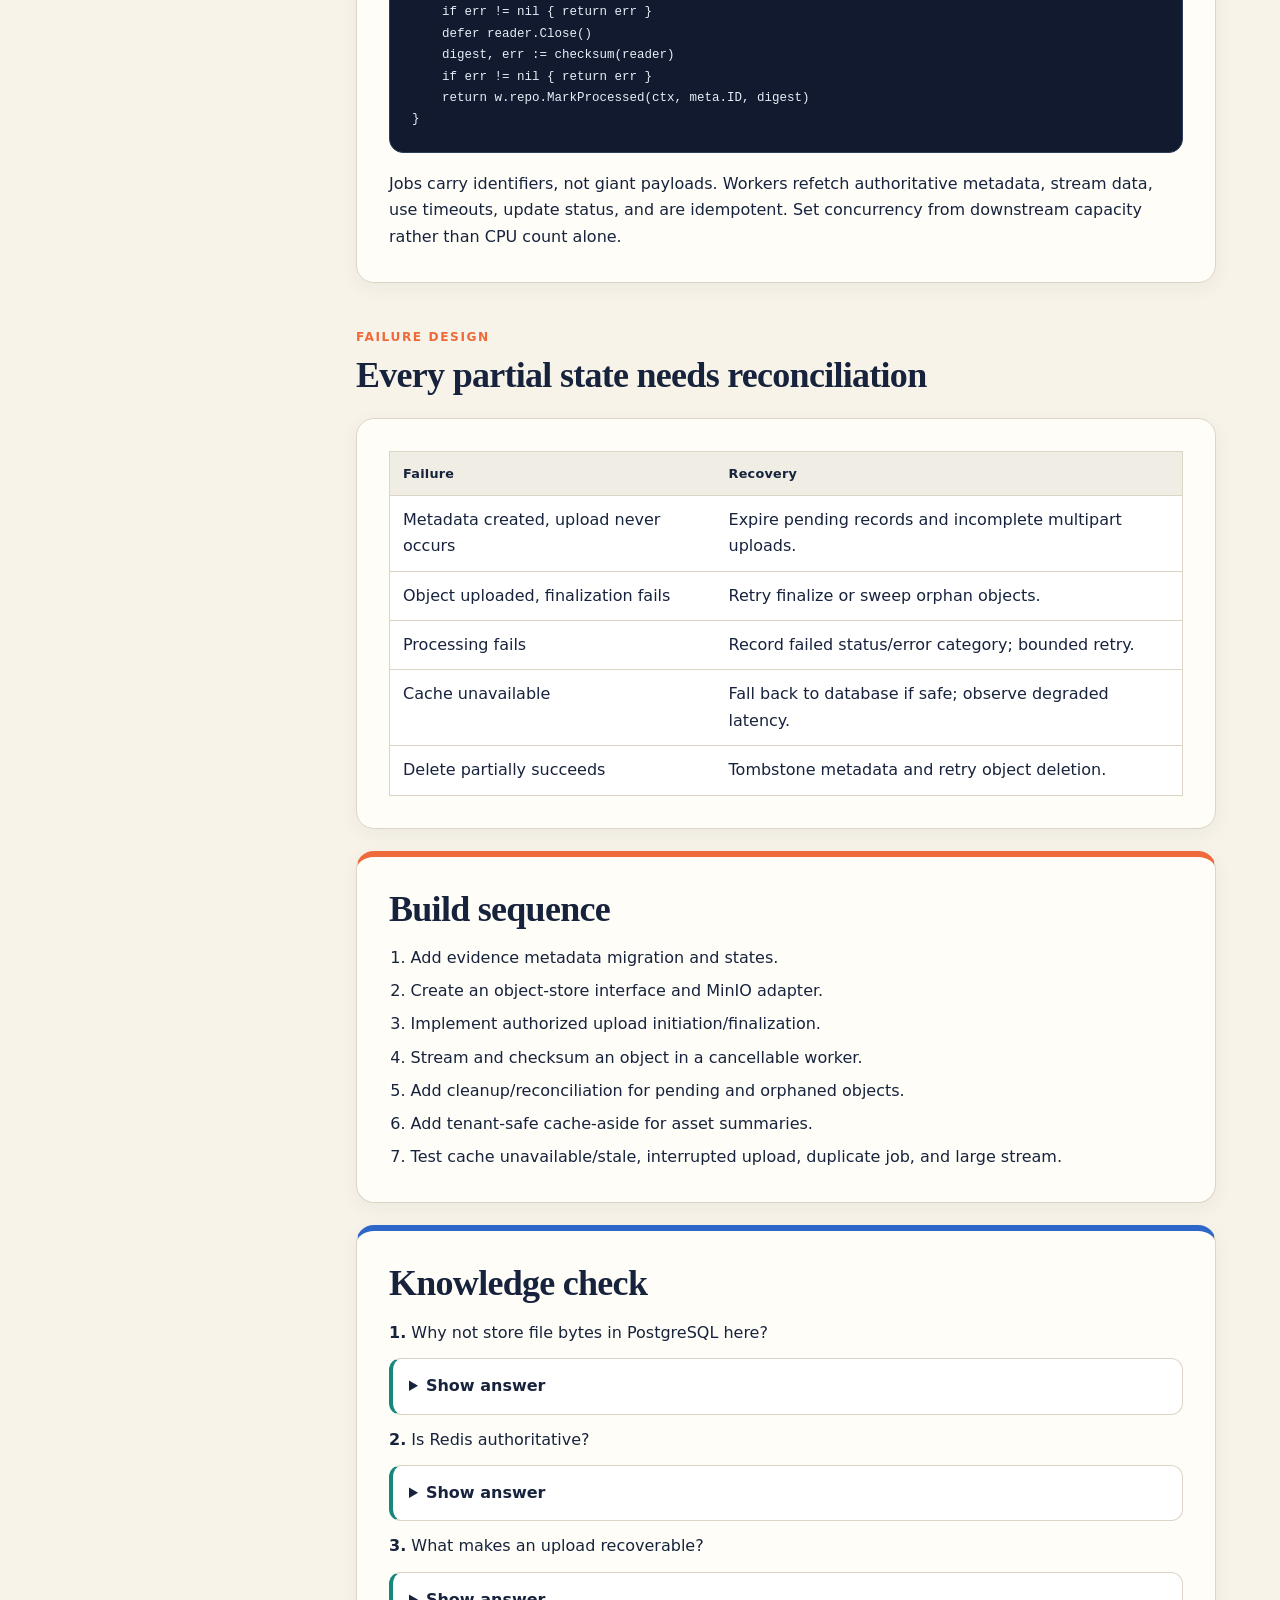
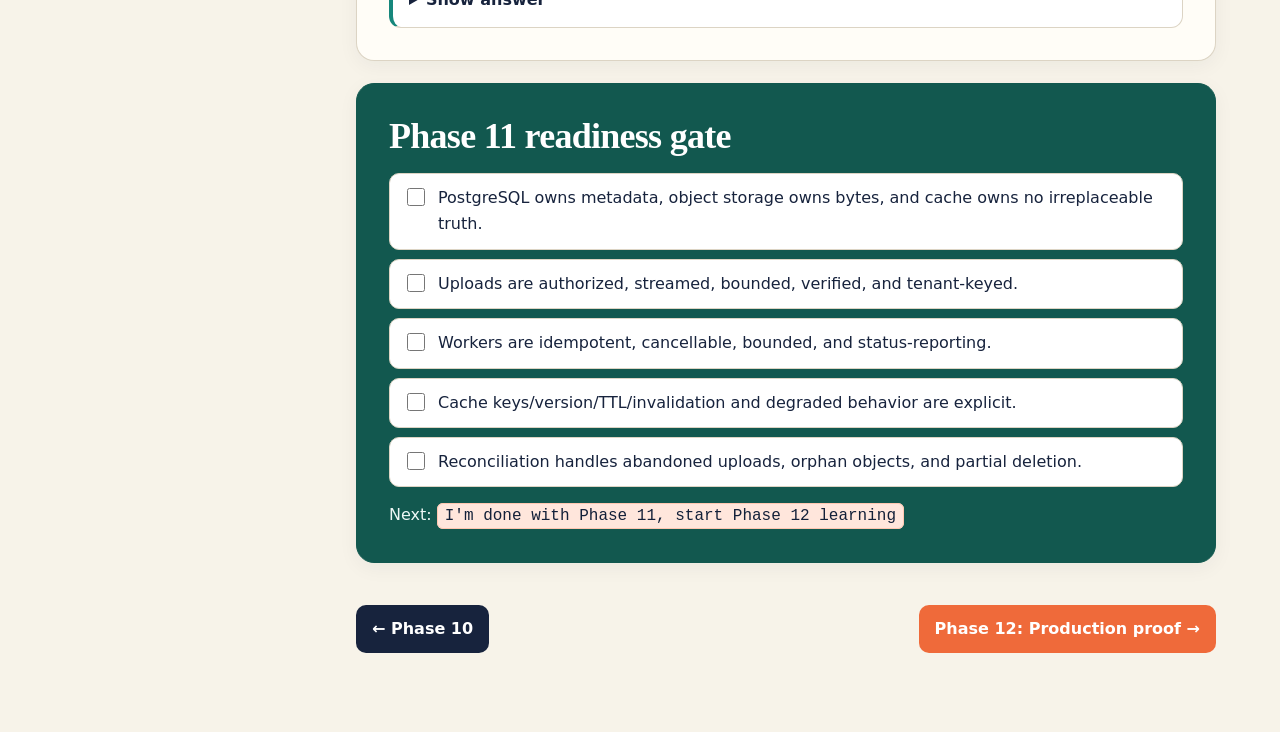
<file: mini-governata-course/phase-11-storage-workers/index.html>
<!doctype html><html lang="en"><head><meta charset="utf-8"><meta name="viewport" content="width=device-width,initial-scale=1"><title>Phase 11 — Object Storage, Cache & Workers</title><link rel="stylesheet" href="../assets/course.css"></head><body data-root=".." data-phase="11"><div class="course-shell"><aside data-course-nav></aside><main class="course-main"><article class="article">
<header class="phase-hero"><p class="eyebrow">Phase 11 · Supporting infrastructure</p><h1>Put each kind of data in the right place</h1><p class="hero-lede">Store evidence files in MinIO-compatible object storage, cache safe reads in Redis/Valkey, and process expensive work with bounded, observable workers.</p><div class="hero-meta"><span class="pill">6–10 sessions</span><span class="pill">S3/MinIO</span><span class="pill">Redis/Valkey</span><span class="pill">Background work</span><span class="pill" data-phase-progress>Start when ready</span></div></header>
<section class="callout"><h2>What you will build</h2><p>A user uploads evidence for a governance task. PostgreSQL stores metadata and relationships; object storage holds bytes; a worker checksums/scans/processes the object; Redis caches safe asset summaries. Failures leave recoverable status, not dangling mystery.</p></section>

<p class="section-label">Storage selection</p><h2>Use different systems for different guarantees</h2><section class="lesson"><table><thead><tr><th>System</th><th>Best for</th><th>Not the source for</th></tr></thead><tbody><tr><td>PostgreSQL</td><td>relationships, transactions, authoritative metadata</td><td>large binary payloads</td></tr><tr><td>Object storage</td><td>large immutable/streamed files</td><td>relational queries and workflow state</td></tr><tr><td>Redis/Valkey</td><td>ephemeral cache, rate counters, short coordination</td><td>irreplaceable business truth</td></tr></tbody></table></section>

<p class="section-label">Object lifecycle</p><h2>Metadata and bytes form one business object</h2><section class="lesson"><div class="diagram"><div class="flow"><div class="flow-node"><strong>Create upload</strong><br>pending metadata</div><div class="flow-arrow">→</div><div class="flow-node"><strong>Stream bytes</strong><br>object store</div><div class="flow-arrow">→</div><div class="flow-node"><strong>Verify</strong><br>size/checksum/type</div><div class="flow-arrow">→</div><div class="flow-node"><strong>Mark ready</strong><br>metadata</div><div class="flow-arrow">→</div><div class="flow-node"><strong>Process</strong><br>worker</div></div></div><pre><code>type Evidence struct {
    ID, TenantID, TaskID string
    ObjectKey            string
    FileName, MediaType  string
    SizeBytes            int64
    SHA256               string
    Status               string // pending | ready | failed | deleted
}</code></pre><p>Use unguessable, tenant-prefixed object keys such as <code>tenants/{tenant}/evidence/{id}</code>; do not trust filenames as keys. Stream rather than loading entire files into memory. Enforce size and allowed content types, but do not trust declared MIME type alone.</p></section>

<p class="section-label">Presigned URLs</p><h2>Delegate bytes, keep authorization</h2><section class="lesson"><p>A presigned URL grants temporary permission for one object operation. The API must authenticate the user, authorize task access, choose the object key and limits, and issue a short expiry. The browser uploads directly, then tells the API to finalize; the API verifies object metadata before marking it ready.</p><div class="callout warning">Treat a presigned URL as a short-lived bearer credential. Never log it or issue broad bucket access.</div></section>

<p class="section-label">Cache-aside</p><h2>Cache is an optimization with a stale-data policy</h2><section class="lesson"><pre><code>func (s *AssetService) Get(ctx context.Context, tenantID, id string) (*Asset, error) {
    key := "asset:v1:" + tenantID + ":" + id
    if asset, ok := s.cache.Get(ctx, key); ok { return asset, nil }
    asset, err := s.repo.Find(ctx, tenantID, id)
    if err != nil { return nil, err }
    _ = s.cache.Set(ctx, key, asset, 5*time.Minute) // cache failure is non-fatal here
    return asset, nil
}</code></pre><p>On write, commit database truth, then delete/update the cache. TTL limits staleness; versioned key prefixes simplify format changes. Include tenant identity in keys. Do not cache permission decisions carelessly—revocation latency is a security property.</p><details class="deep-dive"><summary>Deep dive: cache stampede</summary><div><p>When a popular key expires, many requests may hit the database. Mitigate with TTL jitter, request coalescing/singleflight, stale-while-revalidate, or proactive refresh. Choose based on load and acceptable staleness.</p></div></details></section>

<p class="section-label">Workers</p><h2>Background does not mean unowned</h2><section class="lesson"><pre><code>type Job struct { EvidenceID, TenantID string }

func (w *Worker) Handle(ctx context.Context, job Job) error {
    meta, err := w.repo.Find(ctx, job.TenantID, job.EvidenceID)
    if err != nil { return err }
    reader, err := w.objects.Get(ctx, meta.ObjectKey)
    if err != nil { return err }
    defer reader.Close()
    digest, err := checksum(reader)
    if err != nil { return err }
    return w.repo.MarkProcessed(ctx, meta.ID, digest)
}</code></pre><p>Jobs carry identifiers, not giant payloads. Workers refetch authoritative metadata, stream data, use timeouts, update status, and are idempotent. Set concurrency from downstream capacity rather than CPU count alone.</p></section>

<p class="section-label">Failure design</p><h2>Every partial state needs reconciliation</h2><section class="lesson"><table><thead><tr><th>Failure</th><th>Recovery</th></tr></thead><tbody><tr><td>Metadata created, upload never occurs</td><td>Expire pending records and incomplete multipart uploads.</td></tr><tr><td>Object uploaded, finalization fails</td><td>Retry finalize or sweep orphan objects.</td></tr><tr><td>Processing fails</td><td>Record failed status/error category; bounded retry.</td></tr><tr><td>Cache unavailable</td><td>Fall back to database if safe; observe degraded latency.</td></tr><tr><td>Delete partially succeeds</td><td>Tombstone metadata and retry object deletion.</td></tr></tbody></table></section>

<section class="lab"><h2>Build sequence</h2><ol><li>Add evidence metadata migration and states.</li><li>Create an object-store interface and MinIO adapter.</li><li>Implement authorized upload initiation/finalization.</li><li>Stream and checksum an object in a cancellable worker.</li><li>Add cleanup/reconciliation for pending and orphaned objects.</li><li>Add tenant-safe cache-aside for asset summaries.</li><li>Test cache unavailable/stale, interrupted upload, duplicate job, and large stream.</li></ol></section>
<section class="quiz"><h2>Knowledge check</h2><p><strong>1.</strong> Why not store file bytes in PostgreSQL here?</p><details class="answer"><summary>Show answer</summary><div>Large blobs increase database backup, replication, memory, and query burden; object storage is designed for streamed immutable objects while PostgreSQL keeps transactional metadata.</div></details><p><strong>2.</strong> Is Redis authoritative?</p><details class="answer"><summary>Show answer</summary><div>Not for this design. It accelerates reads; PostgreSQL remains truth, so cache loss must affect performance rather than correctness.</div></details><p><strong>3.</strong> What makes an upload recoverable?</p><details class="answer"><summary>Show answer</summary><div>Explicit lifecycle states, stable IDs/keys, verification, idempotent finalization, and sweepers for abandoned/orphaned parts.</div></details></section>
<section class="readiness"><h2>Phase 11 readiness gate</h2><div class="checklist"><label class="check-item"><input type="checkbox" data-check="p11-1"><span>PostgreSQL owns metadata, object storage owns bytes, and cache owns no irreplaceable truth.</span></label><label class="check-item"><input type="checkbox" data-check="p11-2"><span>Uploads are authorized, streamed, bounded, verified, and tenant-keyed.</span></label><label class="check-item"><input type="checkbox" data-check="p11-3"><span>Workers are idempotent, cancellable, bounded, and status-reporting.</span></label><label class="check-item"><input type="checkbox" data-check="p11-4"><span>Cache keys/version/TTL/invalidation and degraded behavior are explicit.</span></label><label class="check-item"><input type="checkbox" data-check="p11-5"><span>Reconciliation handles abandoned uploads, orphan objects, and partial deletion.</span></label></div><p>Next: <span class="command">I'm done with Phase 11, start Phase 12 learning</span></p></section>
<footer class="phase-footer"><a class="phase-link" href="../phase-10-cel-policies/index.html">← Phase 10</a><a class="phase-link next" href="../phase-12-production/index.html">Phase 12: Production proof →</a></footer></article></main></div><script src="../assets/course.js"></script></body></html>
</file>
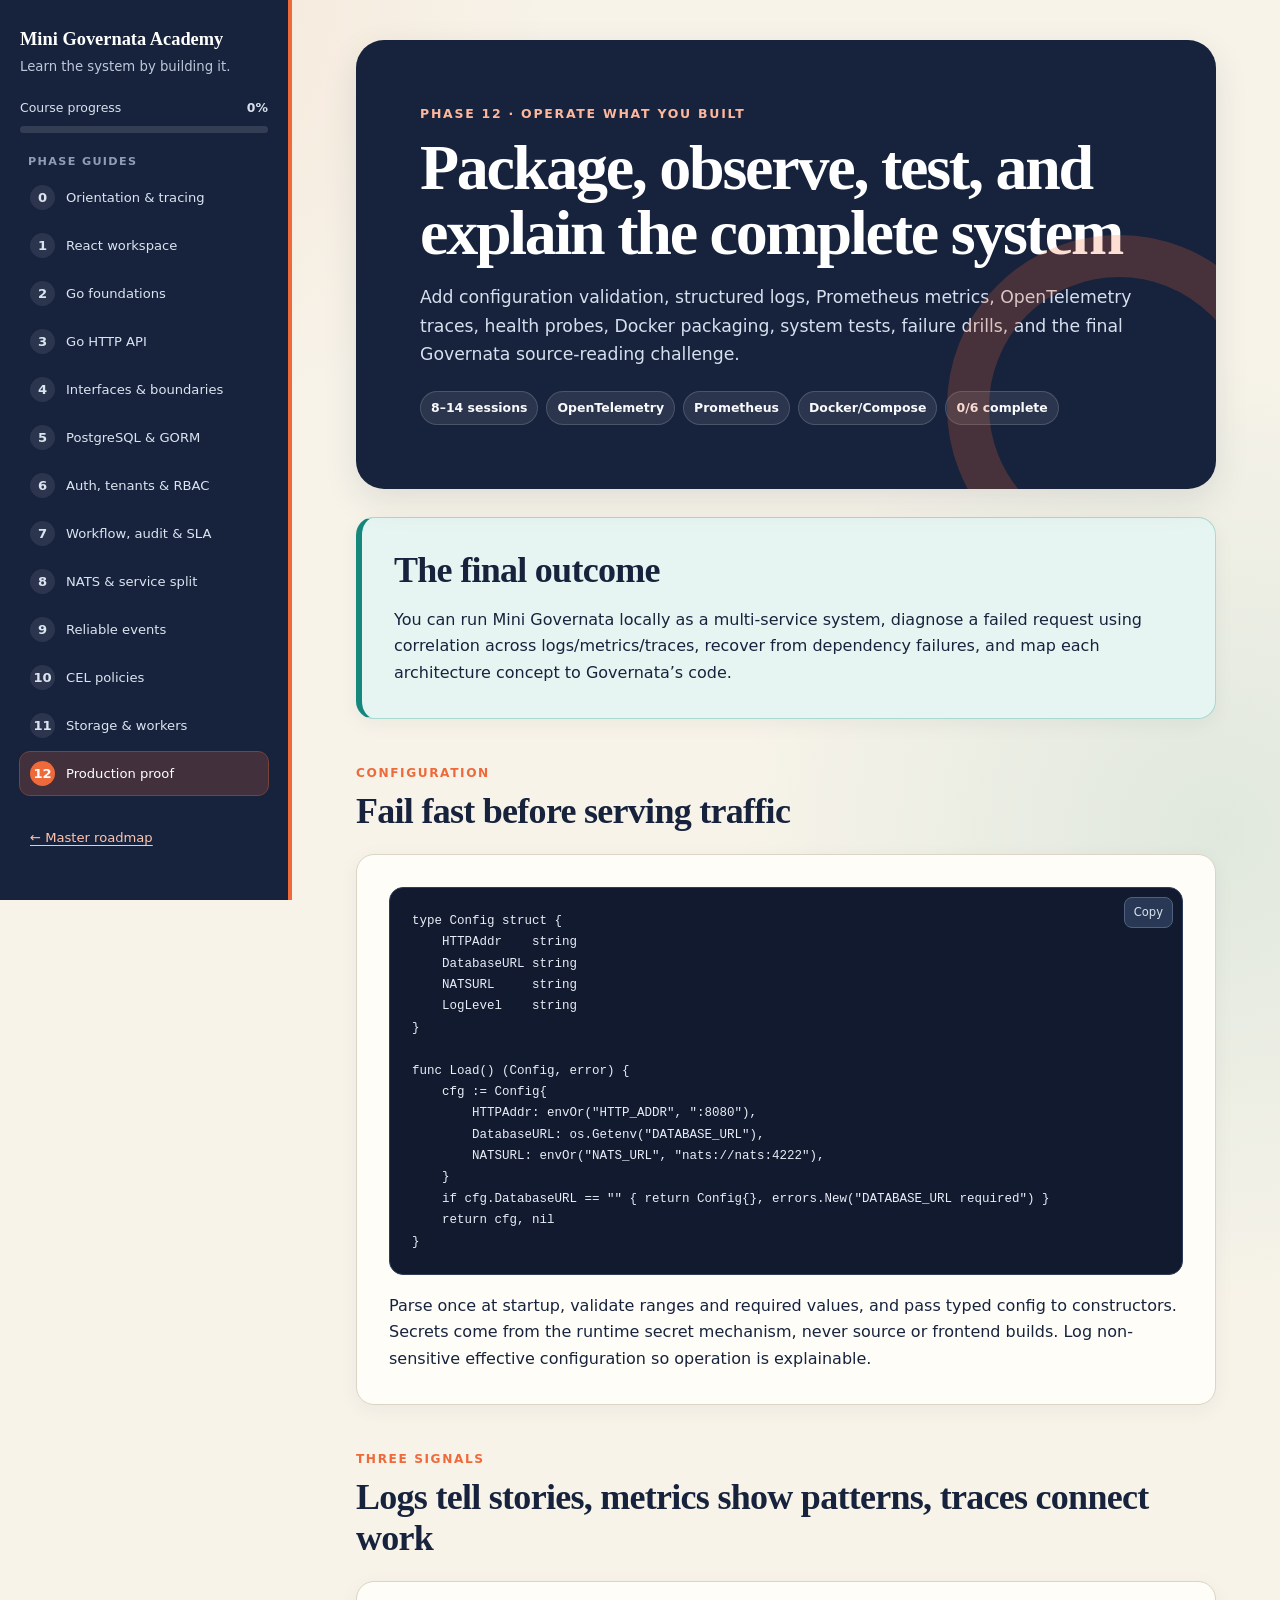
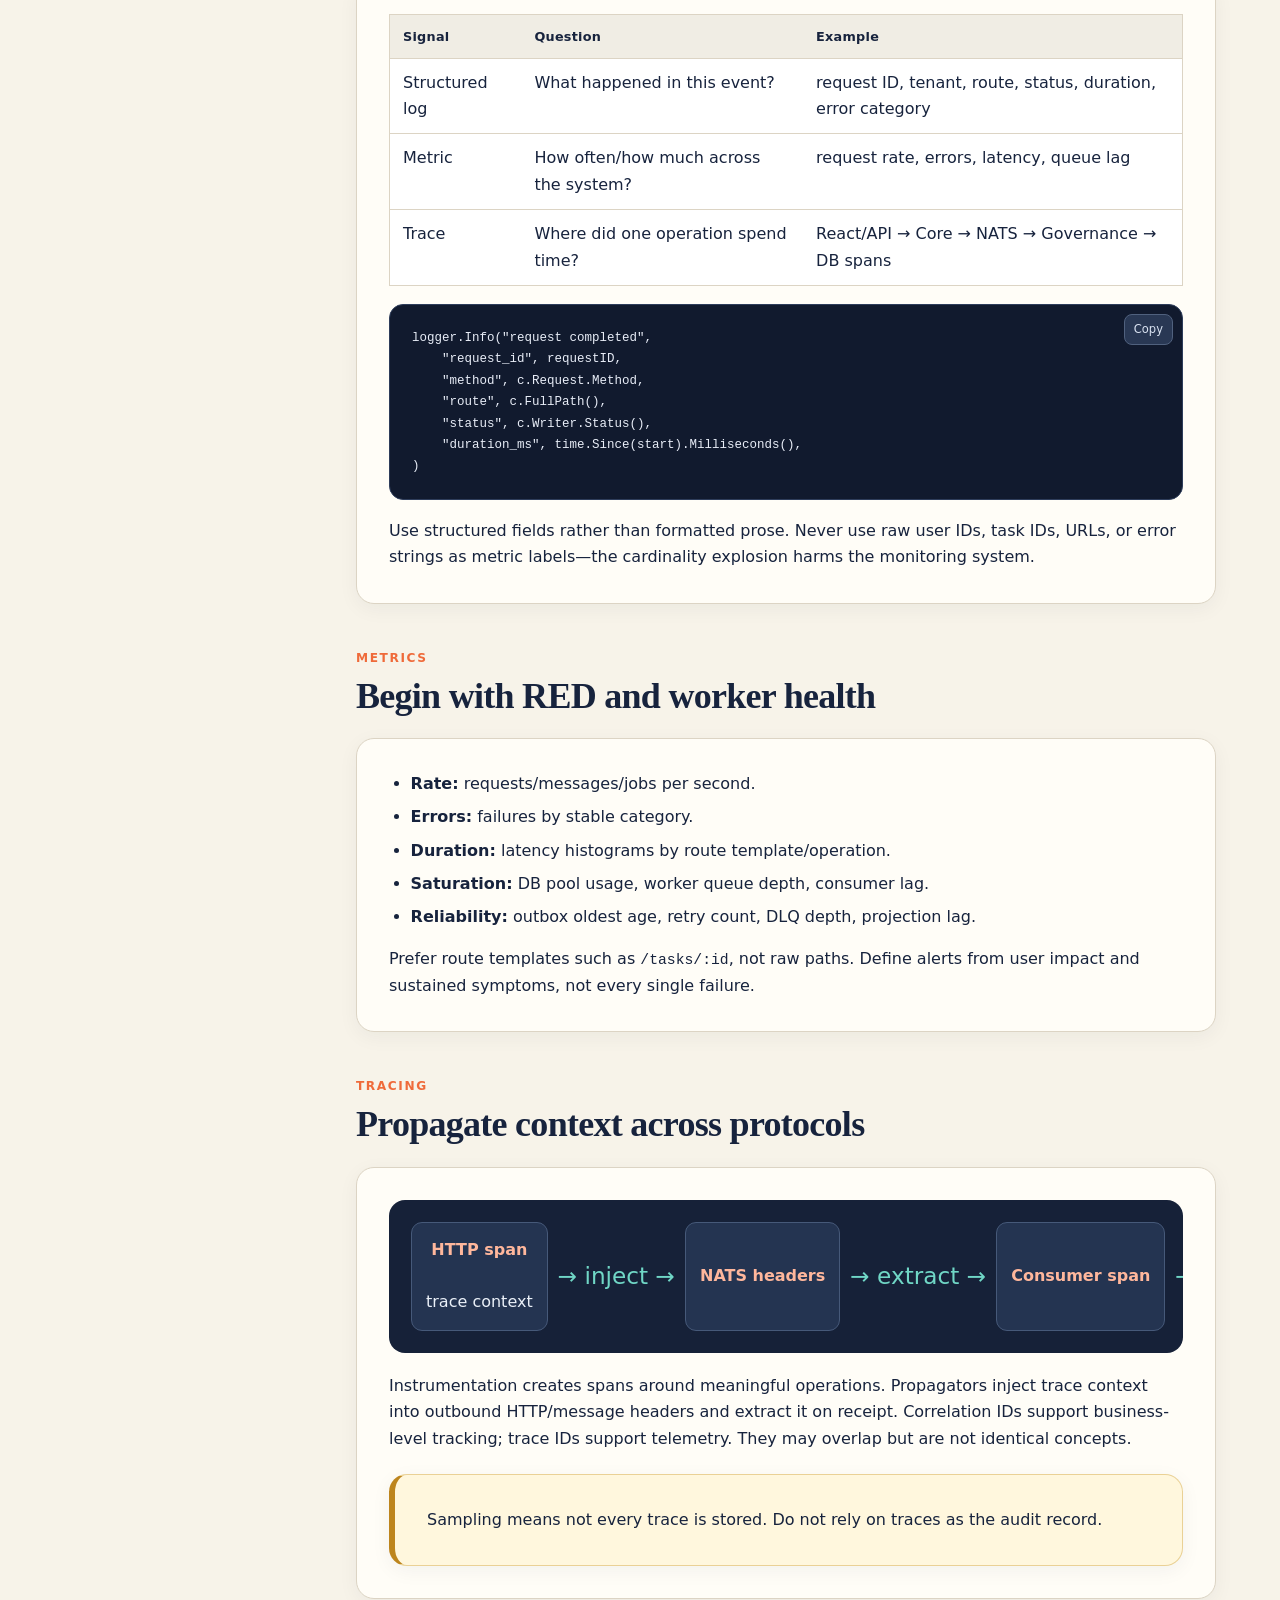
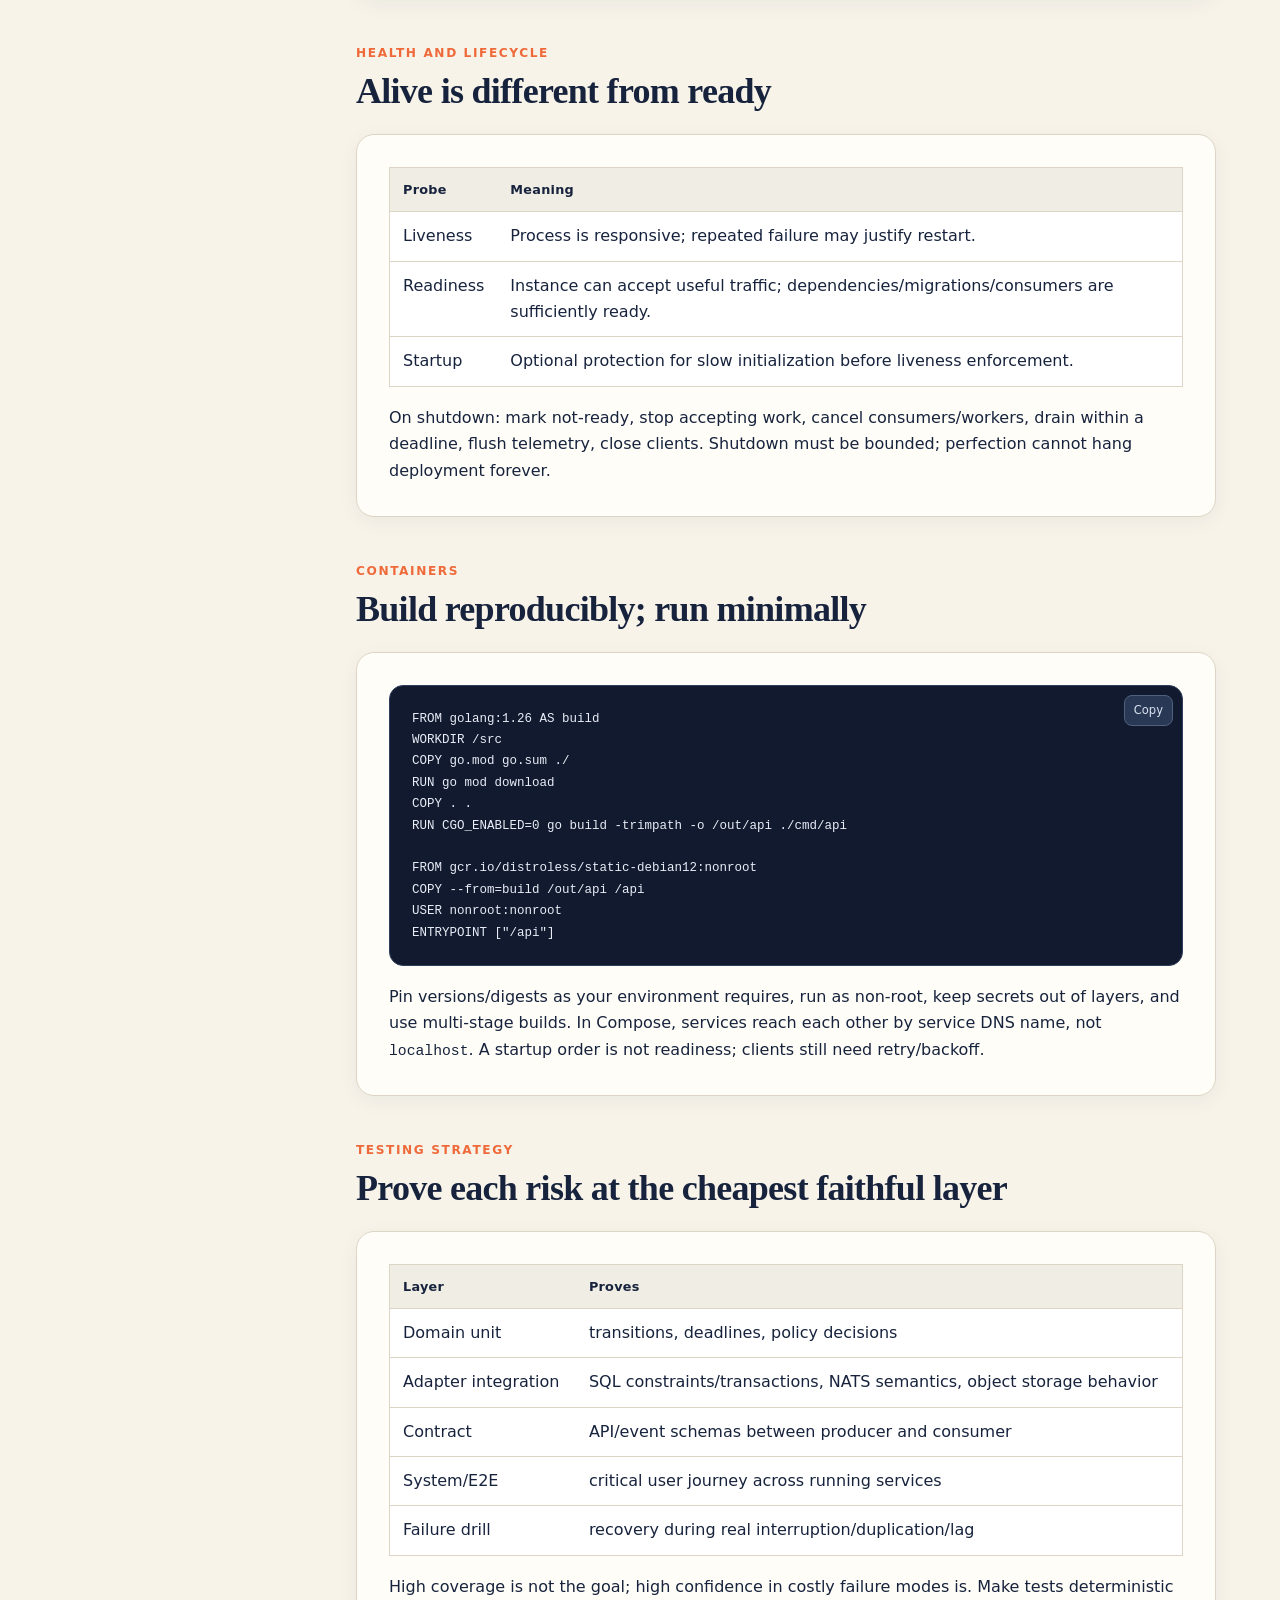
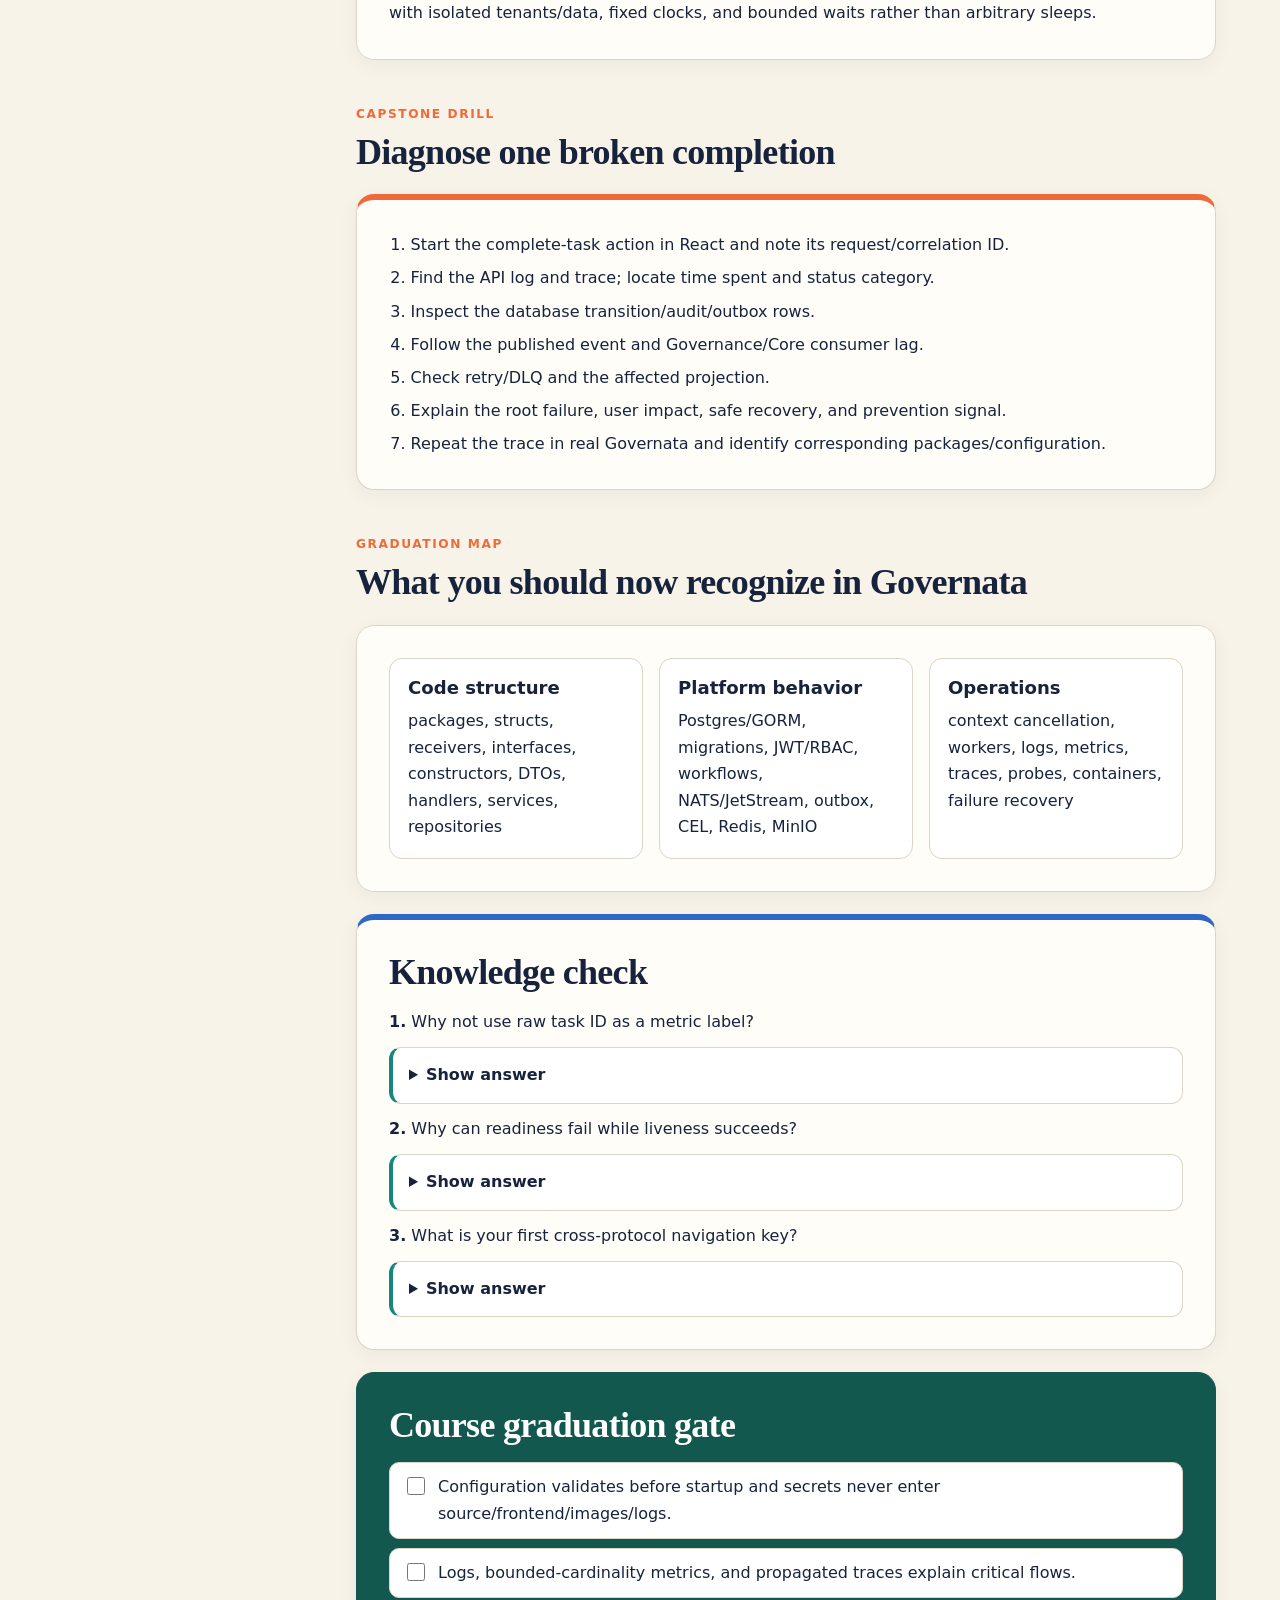
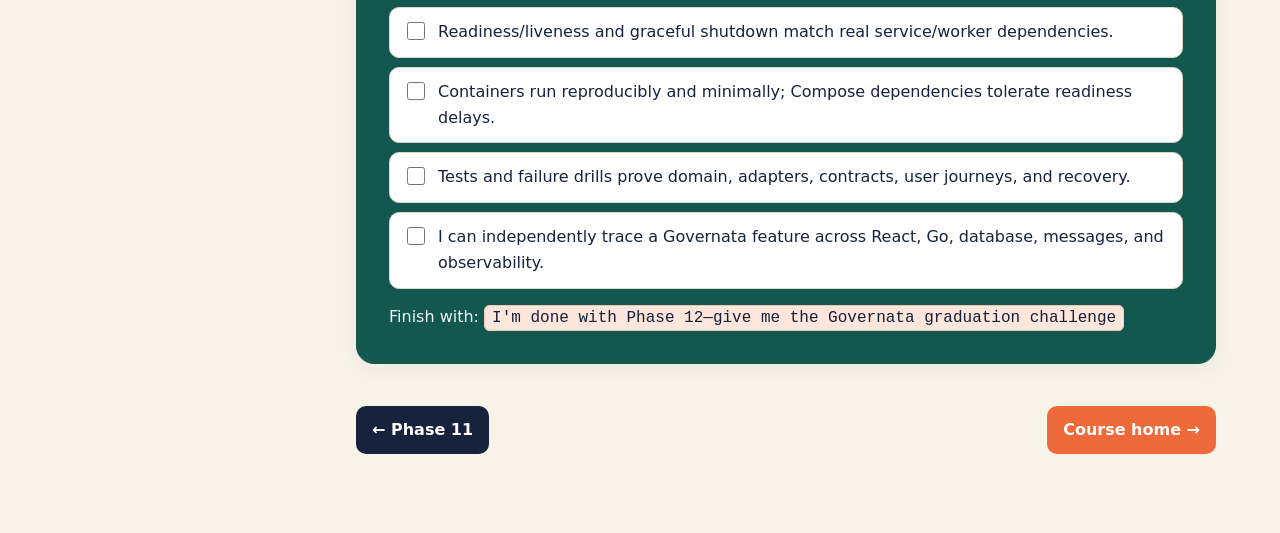
<file: mini-governata-course/phase-12-production/index.html>
<!doctype html><html lang="en"><head><meta charset="utf-8"><meta name="viewport" content="width=device-width,initial-scale=1"><title>Phase 12 — Observability & Production Proof</title><link rel="stylesheet" href="../assets/course.css"></head><body data-root=".." data-phase="12"><div class="course-shell"><aside data-course-nav></aside><main class="course-main"><article class="article">
<header class="phase-hero"><p class="eyebrow">Phase 12 · Operate what you built</p><h1>Package, observe, test, and explain the complete system</h1><p class="hero-lede">Add configuration validation, structured logs, Prometheus metrics, OpenTelemetry traces, health probes, Docker packaging, system tests, failure drills, and the final Governata source-reading challenge.</p><div class="hero-meta"><span class="pill">8–14 sessions</span><span class="pill">OpenTelemetry</span><span class="pill">Prometheus</span><span class="pill">Docker/Compose</span><span class="pill" data-phase-progress>Start when ready</span></div></header>
<section class="callout teal"><h2>The final outcome</h2><p>You can run Mini Governata locally as a multi-service system, diagnose a failed request using correlation across logs/metrics/traces, recover from dependency failures, and map each architecture concept to Governata’s code.</p></section>

<p class="section-label">Configuration</p><h2>Fail fast before serving traffic</h2><section class="lesson"><pre><code>type Config struct {
    HTTPAddr    string
    DatabaseURL string
    NATSURL     string
    LogLevel    string
}

func Load() (Config, error) {
    cfg := Config{
        HTTPAddr: envOr("HTTP_ADDR", ":8080"),
        DatabaseURL: os.Getenv("DATABASE_URL"),
        NATSURL: envOr("NATS_URL", "nats://nats:4222"),
    }
    if cfg.DatabaseURL == "" { return Config{}, errors.New("DATABASE_URL required") }
    return cfg, nil
}</code></pre><p>Parse once at startup, validate ranges and required values, and pass typed config to constructors. Secrets come from the runtime secret mechanism, never source or frontend builds. Log non-sensitive effective configuration so operation is explainable.</p></section>

<p class="section-label">Three signals</p><h2>Logs tell stories, metrics show patterns, traces connect work</h2><section class="lesson"><table><thead><tr><th>Signal</th><th>Question</th><th>Example</th></tr></thead><tbody><tr><td>Structured log</td><td>What happened in this event?</td><td>request ID, tenant, route, status, duration, error category</td></tr><tr><td>Metric</td><td>How often/how much across the system?</td><td>request rate, errors, latency, queue lag</td></tr><tr><td>Trace</td><td>Where did one operation spend time?</td><td>React/API → Core → NATS → Governance → DB spans</td></tr></tbody></table><pre><code>logger.Info("request completed",
    "request_id", requestID,
    "method", c.Request.Method,
    "route", c.FullPath(),
    "status", c.Writer.Status(),
    "duration_ms", time.Since(start).Milliseconds(),
)</code></pre><p>Use structured fields rather than formatted prose. Never use raw user IDs, task IDs, URLs, or error strings as metric labels—the cardinality explosion harms the monitoring system.</p></section>

<p class="section-label">Metrics</p><h2>Begin with RED and worker health</h2><section class="lesson"><ul><li><strong>Rate:</strong> requests/messages/jobs per second.</li><li><strong>Errors:</strong> failures by stable category.</li><li><strong>Duration:</strong> latency histograms by route template/operation.</li><li><strong>Saturation:</strong> DB pool usage, worker queue depth, consumer lag.</li><li><strong>Reliability:</strong> outbox oldest age, retry count, DLQ depth, projection lag.</li></ul><p>Prefer route templates such as <code>/tasks/:id</code>, not raw paths. Define alerts from user impact and sustained symptoms, not every single failure.</p></section>

<p class="section-label">Tracing</p><h2>Propagate context across protocols</h2><section class="lesson"><div class="diagram"><div class="flow"><div class="flow-node"><strong>HTTP span</strong><br>trace context</div><div class="flow-arrow">→ inject →</div><div class="flow-node"><strong>NATS headers</strong></div><div class="flow-arrow">→ extract →</div><div class="flow-node"><strong>Consumer span</strong></div><div class="flow-arrow">→ child →</div><div class="flow-node"><strong>DB span</strong></div></div></div><p>Instrumentation creates spans around meaningful operations. Propagators inject trace context into outbound HTTP/message headers and extract it on receipt. Correlation IDs support business-level tracking; trace IDs support telemetry. They may overlap but are not identical concepts.</p><div class="callout warning">Sampling means not every trace is stored. Do not rely on traces as the audit record.</div></section>

<p class="section-label">Health and lifecycle</p><h2>Alive is different from ready</h2><section class="lesson"><table><thead><tr><th>Probe</th><th>Meaning</th></tr></thead><tbody><tr><td>Liveness</td><td>Process is responsive; repeated failure may justify restart.</td></tr><tr><td>Readiness</td><td>Instance can accept useful traffic; dependencies/migrations/consumers are sufficiently ready.</td></tr><tr><td>Startup</td><td>Optional protection for slow initialization before liveness enforcement.</td></tr></tbody></table><p>On shutdown: mark not-ready, stop accepting work, cancel consumers/workers, drain within a deadline, flush telemetry, close clients. Shutdown must be bounded; perfection cannot hang deployment forever.</p></section>

<p class="section-label">Containers</p><h2>Build reproducibly; run minimally</h2><section class="lesson"><pre><code>FROM golang:1.26 AS build
WORKDIR /src
COPY go.mod go.sum ./
RUN go mod download
COPY . .
RUN CGO_ENABLED=0 go build -trimpath -o /out/api ./cmd/api

FROM gcr.io/distroless/static-debian12:nonroot
COPY --from=build /out/api /api
USER nonroot:nonroot
ENTRYPOINT ["/api"]</code></pre><p>Pin versions/digests as your environment requires, run as non-root, keep secrets out of layers, and use multi-stage builds. In Compose, services reach each other by service DNS name, not <code>localhost</code>. A startup order is not readiness; clients still need retry/backoff.</p></section>

<p class="section-label">Testing strategy</p><h2>Prove each risk at the cheapest faithful layer</h2><section class="lesson"><table><thead><tr><th>Layer</th><th>Proves</th></tr></thead><tbody><tr><td>Domain unit</td><td>transitions, deadlines, policy decisions</td></tr><tr><td>Adapter integration</td><td>SQL constraints/transactions, NATS semantics, object storage behavior</td></tr><tr><td>Contract</td><td>API/event schemas between producer and consumer</td></tr><tr><td>System/E2E</td><td>critical user journey across running services</td></tr><tr><td>Failure drill</td><td>recovery during real interruption/duplication/lag</td></tr></tbody></table><p>High coverage is not the goal; high confidence in costly failure modes is. Make tests deterministic with isolated tenants/data, fixed clocks, and bounded waits rather than arbitrary sleeps.</p></section>

<p class="section-label">Capstone drill</p><h2>Diagnose one broken completion</h2><section class="lab"><ol><li>Start the complete-task action in React and note its request/correlation ID.</li><li>Find the API log and trace; locate time spent and status category.</li><li>Inspect the database transition/audit/outbox rows.</li><li>Follow the published event and Governance/Core consumer lag.</li><li>Check retry/DLQ and the affected projection.</li><li>Explain the root failure, user impact, safe recovery, and prevention signal.</li><li>Repeat the trace in real Governata and identify corresponding packages/configuration.</li></ol></section>

<p class="section-label">Graduation map</p><h2>What you should now recognize in Governata</h2><section class="lesson"><div class="three-col"><div class="mini-card"><h3>Code structure</h3><p>packages, structs, receivers, interfaces, constructors, DTOs, handlers, services, repositories</p></div><div class="mini-card"><h3>Platform behavior</h3><p>Postgres/GORM, migrations, JWT/RBAC, workflows, NATS/JetStream, outbox, CEL, Redis, MinIO</p></div><div class="mini-card"><h3>Operations</h3><p>context cancellation, workers, logs, metrics, traces, probes, containers, failure recovery</p></div></div></section>

<section class="quiz"><h2>Knowledge check</h2><p><strong>1.</strong> Why not use raw task ID as a metric label?</p><details class="answer"><summary>Show answer</summary><div>It creates unbounded unique time series (high cardinality), increasing cost and degrading metric storage/query performance.</div></details><p><strong>2.</strong> Why can readiness fail while liveness succeeds?</p><details class="answer"><summary>Show answer</summary><div>The process is alive but temporarily cannot serve useful traffic—perhaps DB connectivity, migration, or required consumer state is unavailable.</div></details><p><strong>3.</strong> What is your first cross-protocol navigation key?</p><details class="answer"><summary>Show answer</summary><div>Use request/correlation/trace identifiers at runtime; in source, use route paths, message subjects/event types, and composition wiring.</div></details></section>
<section class="readiness"><h2>Course graduation gate</h2><div class="checklist"><label class="check-item"><input type="checkbox" data-check="p12-1"><span>Configuration validates before startup and secrets never enter source/frontend/images/logs.</span></label><label class="check-item"><input type="checkbox" data-check="p12-2"><span>Logs, bounded-cardinality metrics, and propagated traces explain critical flows.</span></label><label class="check-item"><input type="checkbox" data-check="p12-3"><span>Readiness/liveness and graceful shutdown match real service/worker dependencies.</span></label><label class="check-item"><input type="checkbox" data-check="p12-4"><span>Containers run reproducibly and minimally; Compose dependencies tolerate readiness delays.</span></label><label class="check-item"><input type="checkbox" data-check="p12-5"><span>Tests and failure drills prove domain, adapters, contracts, user journeys, and recovery.</span></label><label class="check-item"><input type="checkbox" data-check="p12-6"><span>I can independently trace a Governata feature across React, Go, database, messages, and observability.</span></label></div><p>Finish with: <span class="command">I'm done with Phase 12—give me the Governata graduation challenge</span></p></section>
<footer class="phase-footer"><a class="phase-link" href="../phase-11-storage-workers/index.html">← Phase 11</a><a class="phase-link next" href="../index.html">Course home →</a></footer></article></main></div><script src="../assets/course.js"></script></body></html>
</file>
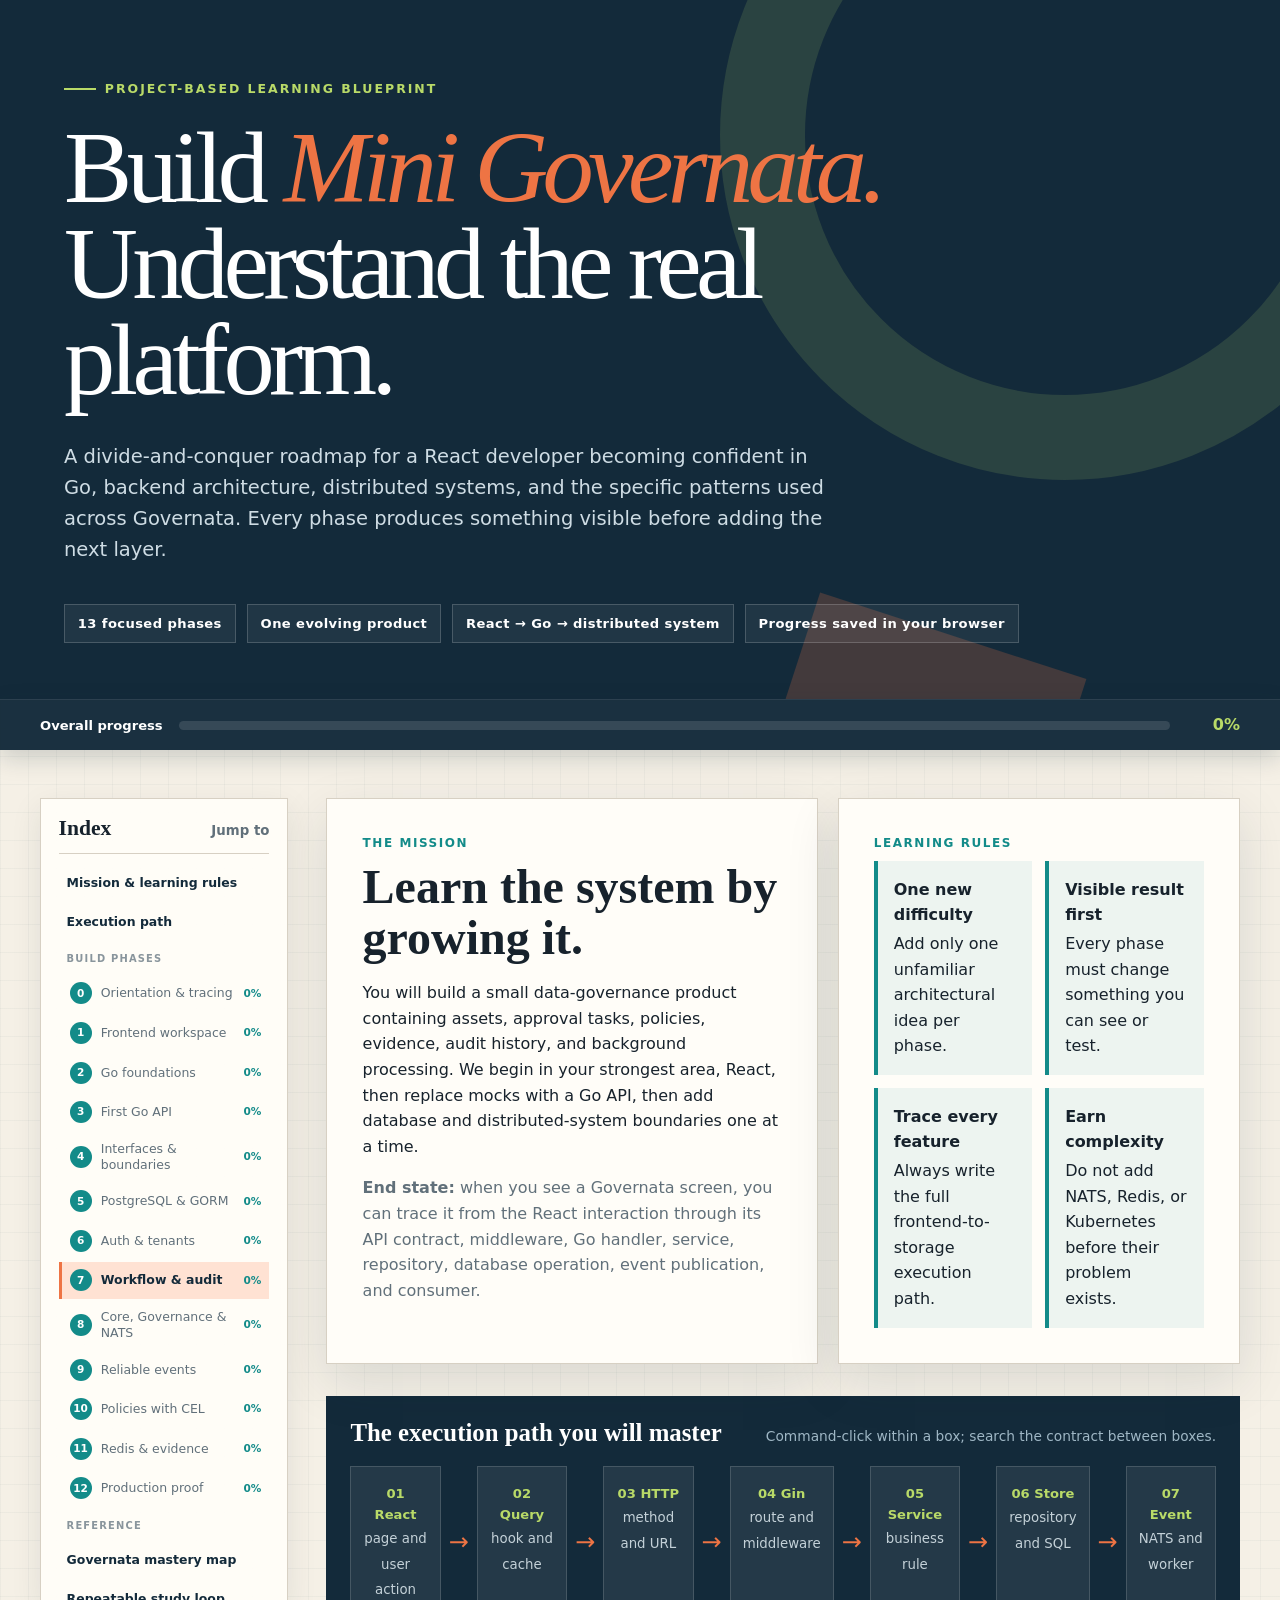
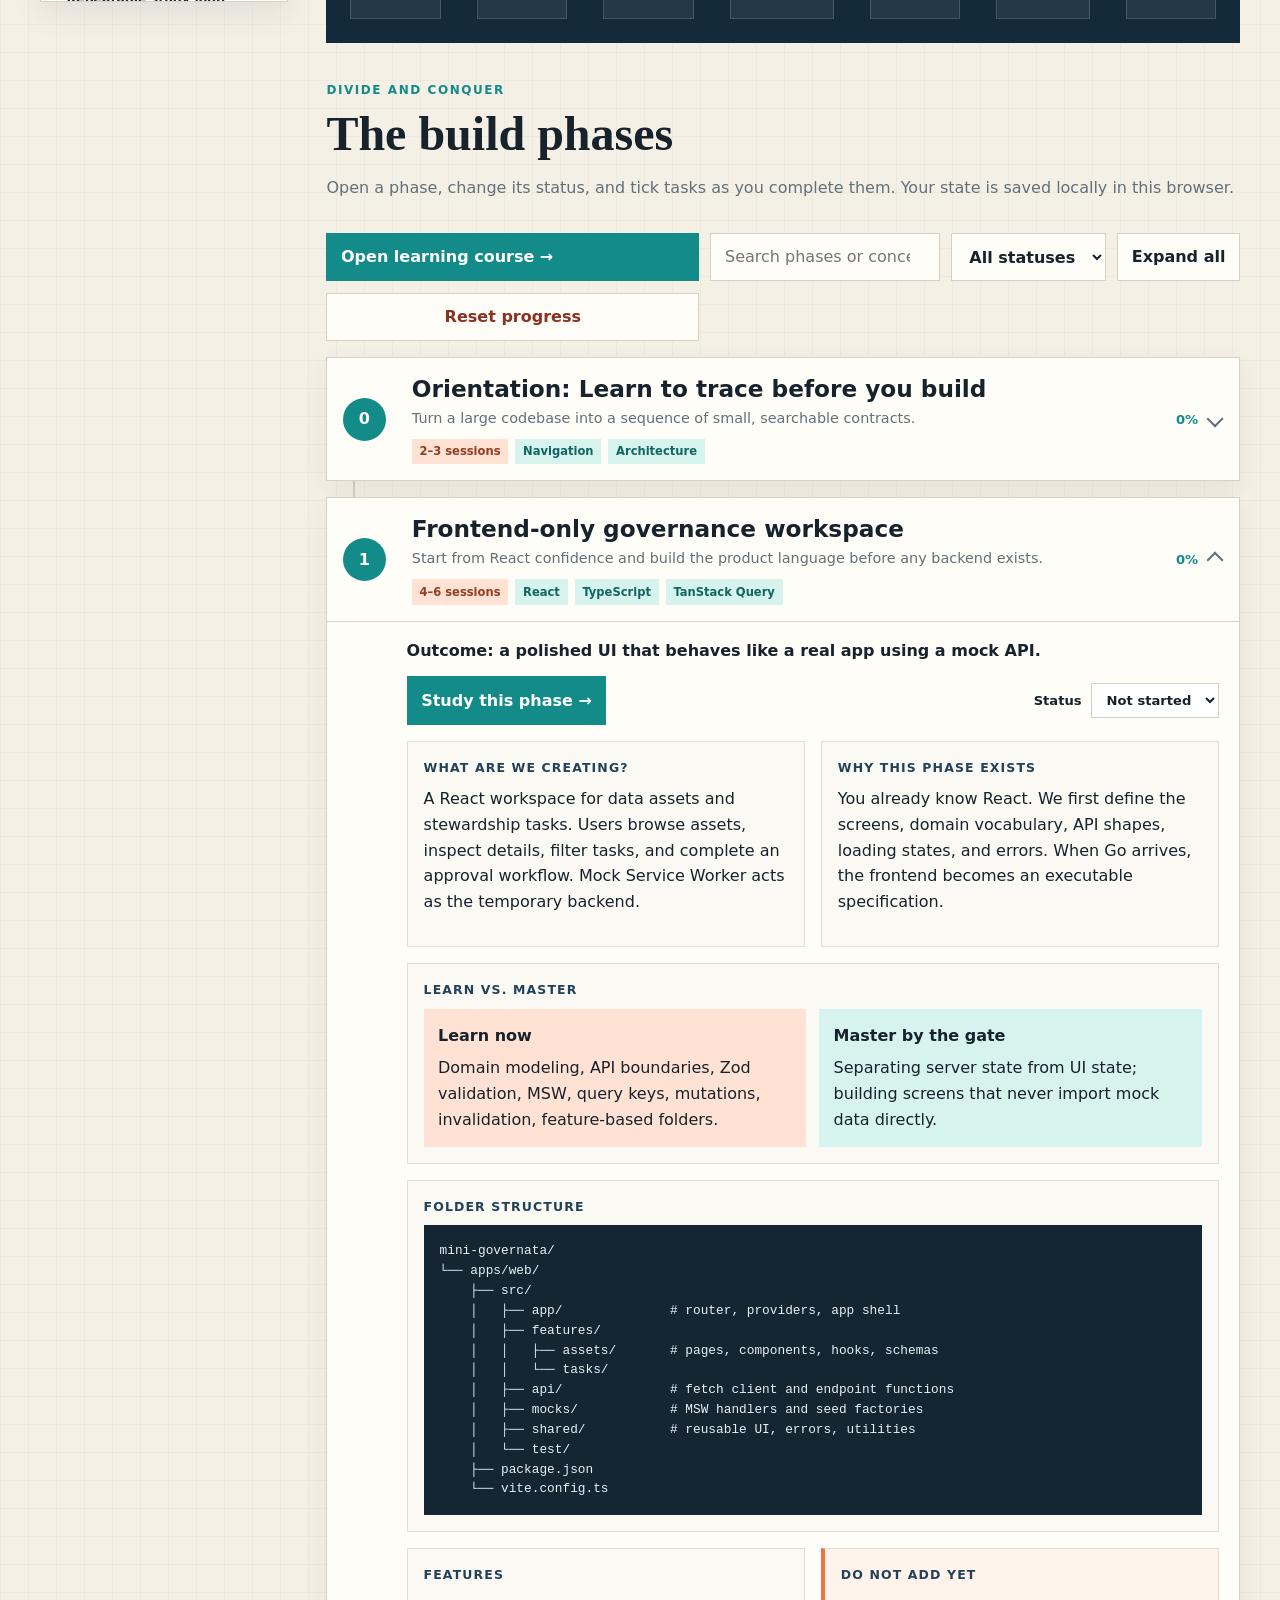
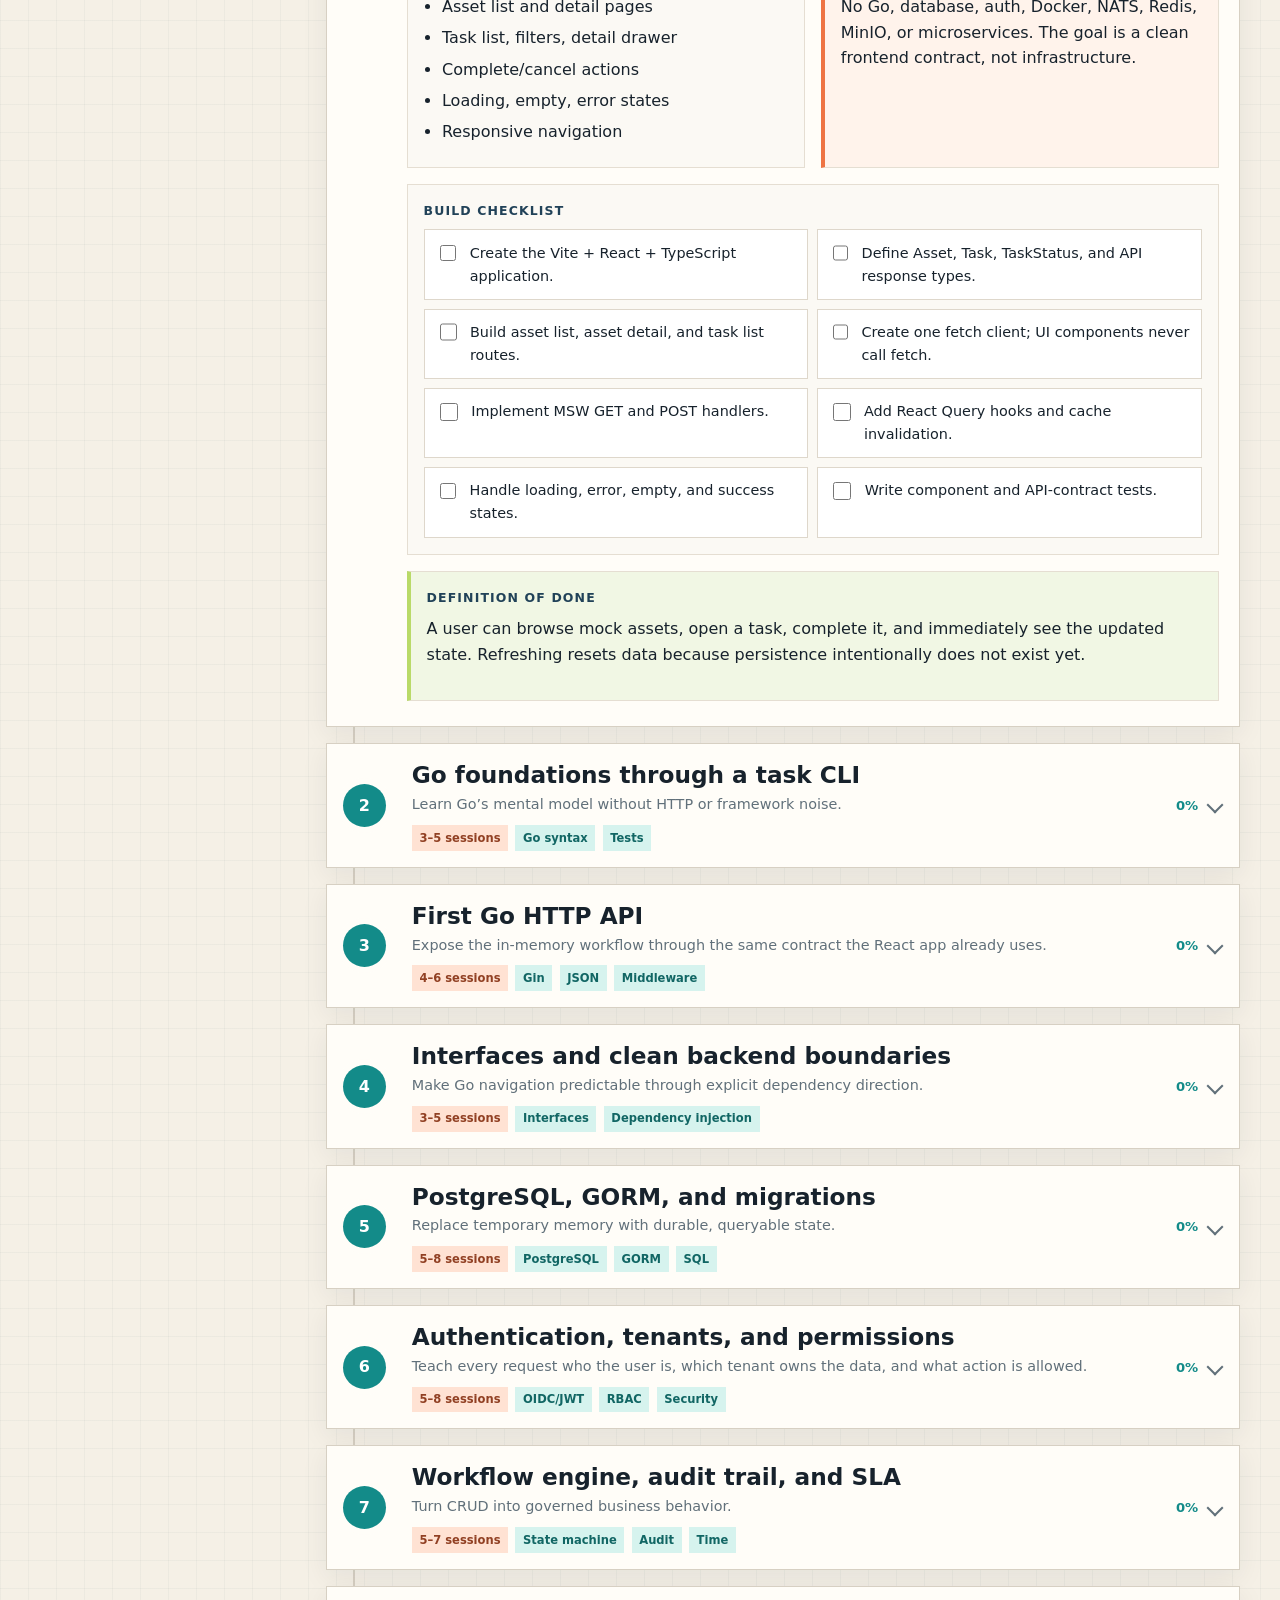
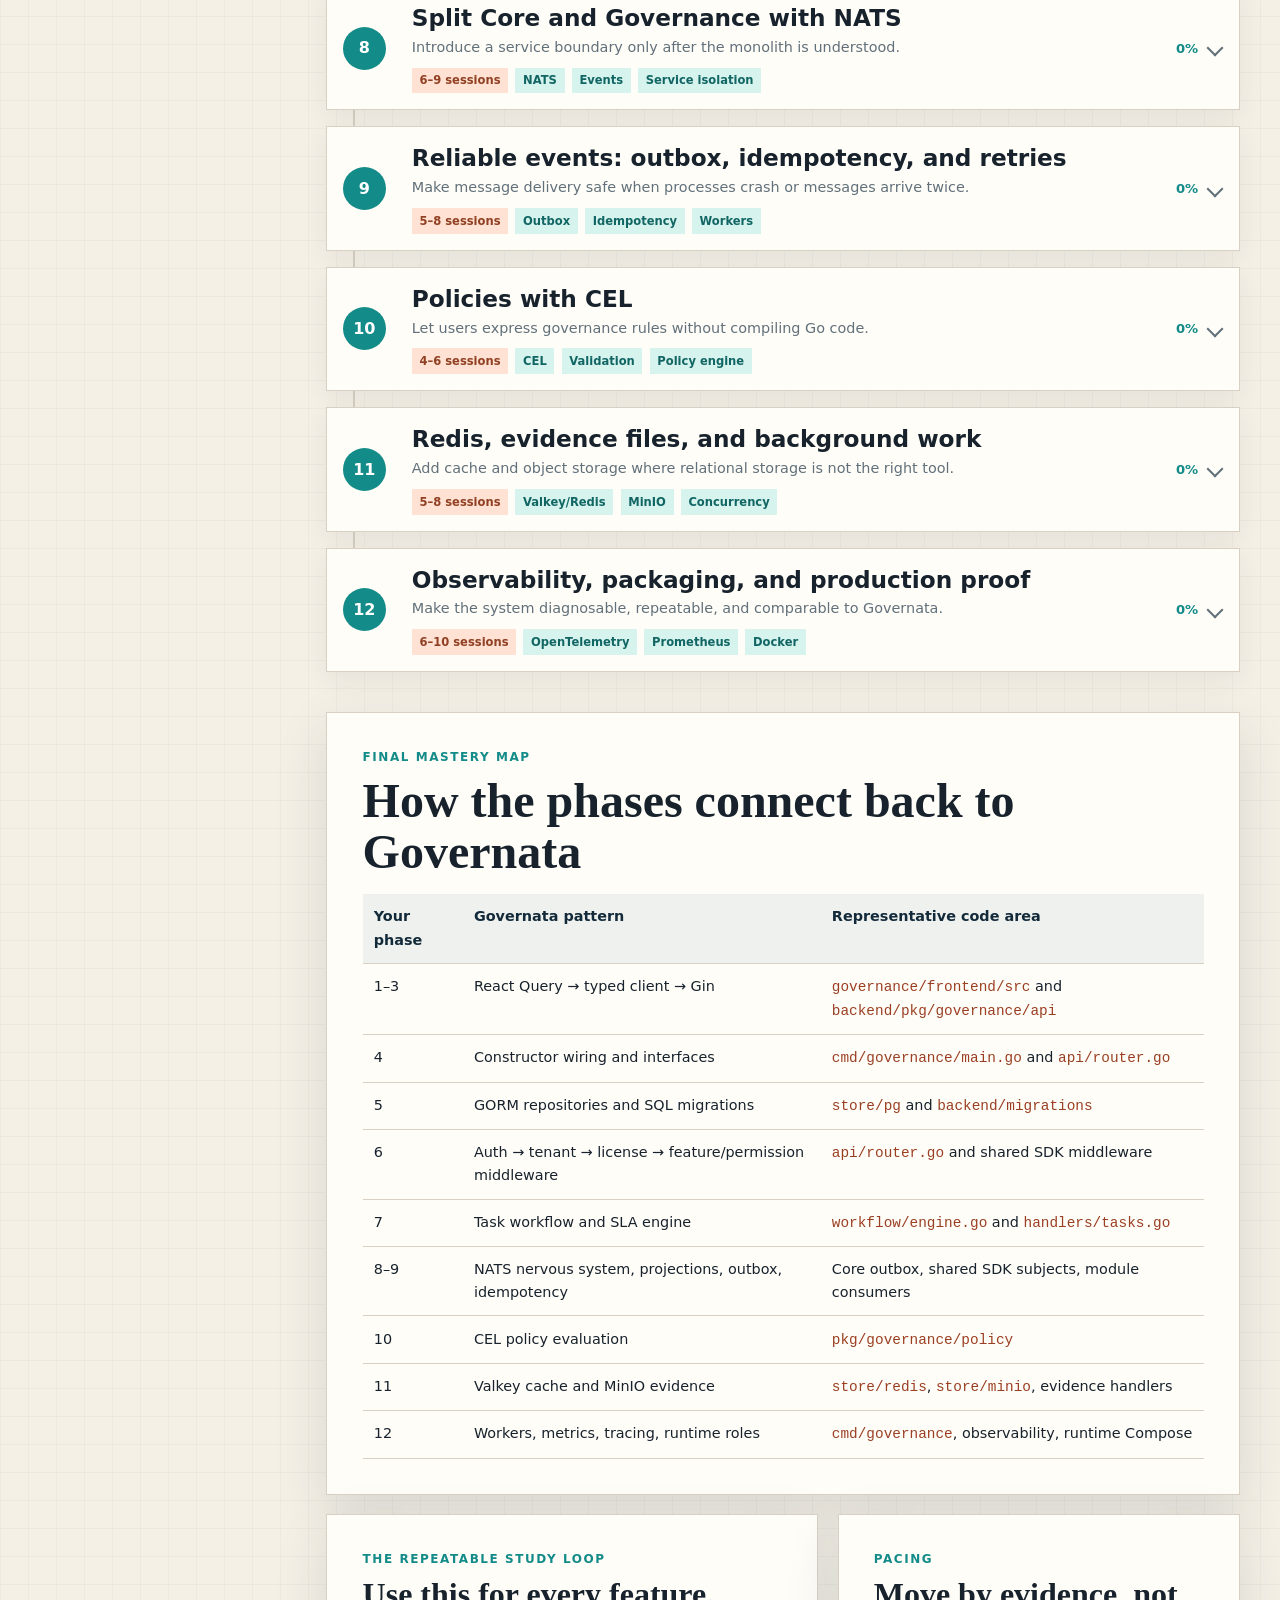
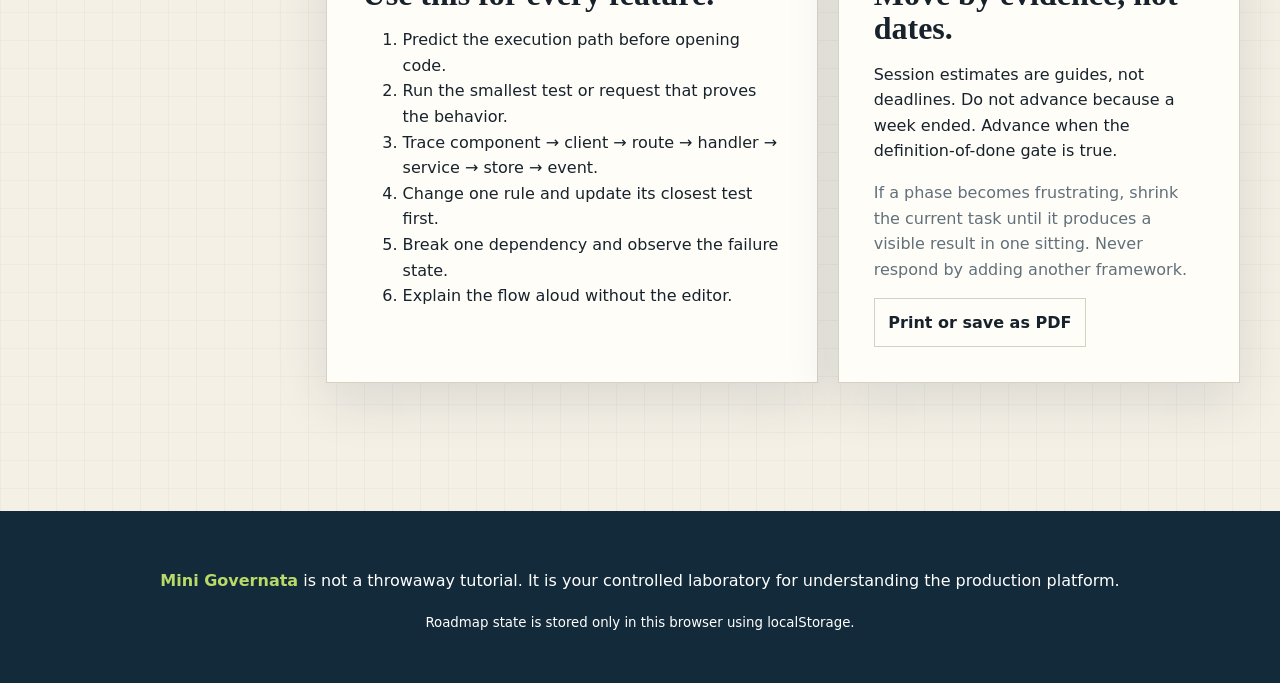
<file: mini-governata-learning-roadmap.html>
<!doctype html>
<html lang="en">
<head>
  <meta charset="utf-8">
  <meta name="viewport" content="width=device-width, initial-scale=1">
  <meta name="description" content="A project-based roadmap for learning React and Go by building Mini Governata.">
  <title>Mini Governata — Build-to-Learn Roadmap</title>
  <style>
    :root {
      color-scheme: light;
      --ink: #17222c;
      --muted: #61707a;
      --paper: #f5f0e6;
      --paper-strong: #fffdf8;
      --navy: #132a3a;
      --navy-soft: #214258;
      --orange: #ee7444;
      --orange-soft: #ffe2d3;
      --teal: #138b89;
      --teal-soft: #d6f3ee;
      --lime: #b9da68;
      --line: #d7d0c3;
      --shadow: 0 18px 50px rgba(19, 42, 58, .12);
      --radius: 18px;
    }

    * { box-sizing: border-box; }
    html { scroll-behavior: smooth; }
    body {
      margin: 0;
      color: var(--ink);
      background:
        linear-gradient(rgba(19, 42, 58, .035) 1px, transparent 1px),
        linear-gradient(90deg, rgba(19, 42, 58, .035) 1px, transparent 1px),
        var(--paper);
      background-size: 28px 28px;
      font-family: Inter, ui-sans-serif, system-ui, -apple-system, BlinkMacSystemFont, "Segoe UI", sans-serif;
      line-height: 1.6;
    }

    a { color: inherit; }
    button, select, input { font: inherit; }
    button, select { cursor: pointer; }
    code, pre { font-family: "SFMono-Regular", Consolas, "Liberation Mono", monospace; }

    .skip-link {
      position: fixed;
      left: 1rem;
      top: -5rem;
      z-index: 100;
      padding: .7rem 1rem;
      background: var(--navy);
      color: white;
    }
    .skip-link:focus { top: 1rem; }

    .hero {
      position: relative;
      overflow: hidden;
      min-height: 540px;
      padding: 4.5rem clamp(1.2rem, 5vw, 5rem) 3.5rem;
      color: white;
      background: var(--navy);
    }
    .hero::before {
      content: "";
      position: absolute;
      width: 520px;
      height: 520px;
      right: -130px;
      top: -210px;
      border: 85px solid rgba(185, 218, 104, .14);
      border-radius: 50%;
    }
    .hero::after {
      content: "";
      position: absolute;
      width: 280px;
      height: 280px;
      right: 18%;
      bottom: -210px;
      transform: rotate(18deg);
      background: var(--orange);
      opacity: .22;
    }
    .hero-inner { position: relative; z-index: 1; max-width: 1180px; margin: 0 auto; }
    .eyebrow {
      display: inline-flex;
      align-items: center;
      gap: .55rem;
      margin: 0 0 1.3rem;
      color: var(--lime);
      font-size: .78rem;
      font-weight: 800;
      letter-spacing: .16em;
      text-transform: uppercase;
    }
    .eyebrow::before { content: ""; width: 32px; height: 2px; background: currentColor; }
    h1 {
      max-width: 930px;
      margin: 0;
      font-family: Georgia, "Times New Roman", serif;
      font-size: clamp(3rem, 8vw, 6.7rem);
      font-weight: 500;
      letter-spacing: -.055em;
      line-height: .94;
    }
    .hero h1 em { color: var(--orange); font-style: italic; }
    .hero-copy {
      max-width: 760px;
      margin: 2rem 0 2.4rem;
      color: #cedce4;
      font-size: clamp(1rem, 2vw, 1.22rem);
    }
    .hero-meta { display: flex; flex-wrap: wrap; gap: .7rem; }
    .hero-meta span {
      padding: .52rem .8rem;
      border: 1px solid rgba(255,255,255,.18);
      background: rgba(255,255,255,.06);
      font-size: .82rem;
      font-weight: 700;
      letter-spacing: .03em;
    }

    .progress-shell {
      position: sticky;
      top: 0;
      z-index: 40;
      color: white;
      background: rgba(19, 42, 58, .97);
      border-top: 1px solid rgba(255,255,255,.08);
      box-shadow: 0 8px 24px rgba(19, 42, 58, .18);
      backdrop-filter: blur(12px);
    }
    .progress-inner {
      max-width: 1280px;
      margin: auto;
      padding: .75rem clamp(1rem, 4vw, 2.5rem);
      display: grid;
      grid-template-columns: auto minmax(160px, 1fr) auto;
      align-items: center;
      gap: 1rem;
    }
    .progress-label { font-size: .82rem; font-weight: 800; white-space: nowrap; }
    .progress-track { height: 9px; overflow: hidden; background: rgba(255,255,255,.12); border-radius: 20px; }
    .progress-fill { width: 0; height: 100%; background: linear-gradient(90deg, var(--orange), var(--lime)); transition: width .35s ease; }
    .progress-number { min-width: 3.4rem; color: var(--lime); font-weight: 900; text-align: right; }

    .page {
      max-width: 1500px;
      margin: 0 auto;
      padding: 3rem clamp(1rem, 4vw, 2.5rem) 6rem;
    }
    .doc-layout {
      display: grid;
      grid-template-columns: 248px minmax(0, 1fr);
      gap: clamp(1.25rem, 3vw, 2.5rem);
      align-items: start;
    }
    .doc-content { min-width: 0; }
    .doc-index { min-width: 0; align-self: stretch; }
    .index-sticky {
      position: sticky;
      top: 76px;
      max-height: calc(100vh - 96px);
      overflow-y: auto;
      padding: 1.1rem;
      border: 1px solid var(--line);
      background: rgba(255, 253, 248, .96);
      box-shadow: 0 10px 30px rgba(19,42,58,.09);
      scrollbar-width: thin;
    }
    .index-header {
      display: flex;
      justify-content: space-between;
      align-items: baseline;
      gap: .75rem;
      padding-bottom: .75rem;
      border-bottom: 1px solid var(--line);
    }
    .index-header h2 {
      margin: 0;
      font-size: 1.35rem;
    }
    .index-header small { color: var(--muted); font-weight: 750; }
    .index-nav { display: grid; gap: .16rem; margin-top: .7rem; }
    .index-link {
      display: grid;
      grid-template-columns: 24px minmax(0, 1fr) auto;
      gap: .45rem;
      align-items: center;
      padding: .47rem .5rem;
      color: var(--muted);
      border-left: 3px solid transparent;
      text-decoration: none;
      font-size: .78rem;
      line-height: 1.28;
      transition: background .15s, color .15s, border-color .15s;
    }
    .index-link:hover,
    .index-link.active {
      color: var(--navy);
      border-left-color: var(--orange);
      background: var(--orange-soft);
    }
    .index-link.active { font-weight: 800; }
    .index-link .index-number {
      display: grid;
      place-items: center;
      width: 22px;
      height: 22px;
      color: white;
      background: var(--teal);
      border-radius: 50%;
      font-size: .66rem;
      font-style: normal;
      font-weight: 900;
    }
    .index-link[data-status="completed"] .index-number { background: #43854b; }
    .index-link[data-status="building"] .index-number,
    .index-link[data-status="testing"] .index-number { background: var(--orange); }
    .index-link[data-status="blocked"] .index-number { background: #b33c32; }
    .index-percent { color: var(--teal); font-size: .66rem; font-style: normal; font-weight: 900; }
    .index-section-link {
      display: block;
      padding: .5rem;
      color: var(--navy);
      text-decoration: none;
      font-size: .78rem;
      font-weight: 850;
    }
    .index-section-link:hover { color: var(--orange); }
    .index-divider { margin: .55rem .5rem .35rem; color: #89959c; font-size: .62rem; font-weight: 900; letter-spacing: .12em; text-transform: uppercase; }
    .phase, #mission-heading, #architecture-heading, #roadmap-heading, #mastery-heading { scroll-margin-top: 82px; }
    .intro-grid { display: grid; grid-template-columns: 1.1fr .9fr; gap: 1.2rem; margin-bottom: 2rem; }
    .panel { padding: clamp(1.35rem, 3vw, 2.2rem); background: var(--paper-strong); border: 1px solid var(--line); box-shadow: var(--shadow); }
    .panel h2, .panel h3 { margin-top: 0; }
    .section-kicker { margin: 0 0 .45rem; color: var(--teal); font-size: .75rem; font-weight: 900; letter-spacing: .13em; text-transform: uppercase; }
    h2 { margin: 0 0 1rem; font-family: Georgia, "Times New Roman", serif; font-size: clamp(1.8rem, 4vw, 3rem); line-height: 1.08; }
    h3 { line-height: 1.25; }
    p { margin: .55rem 0 1rem; }
    .muted { color: var(--muted); }
    .principles { display: grid; grid-template-columns: repeat(2, 1fr); gap: .8rem; }
    .principle { padding: 1rem; background: #edf4f0; border-left: 4px solid var(--teal); }
    .principle strong { display: block; margin-bottom: .2rem; }

    .architecture { margin: 1.2rem 0 2.4rem; padding: 1.5rem; overflow-x: auto; color: white; background: var(--navy); }
    .architecture-title { margin-bottom: 1.2rem; display: flex; justify-content: space-between; gap: 1rem; align-items: baseline; }
    .architecture-title h2 { margin: 0; font-size: 1.55rem; }
    .architecture-title span { color: #9fb7c5; font-size: .86rem; }
    .flow { min-width: 830px; display: flex; align-items: stretch; gap: .5rem; }
    .flow-node { flex: 1; padding: 1rem .75rem; border: 1px solid rgba(255,255,255,.15); background: rgba(255,255,255,.07); text-align: center; }
    .flow-node strong { display: block; color: var(--lime); font-size: .82rem; }
    .flow-node small { color: #c4d1d8; }
    .flow-arrow { align-self: center; color: var(--orange); font-size: 1.5rem; }

    .controls {
      display: grid;
      grid-template-columns: minmax(220px, 1fr) auto auto auto;
      gap: .7rem;
      margin: 2rem 0 1rem;
    }
    .search, .button, .filter {
      min-height: 44px;
      border: 1px solid var(--line);
      background: var(--paper-strong);
      color: var(--ink);
    }
    .search { width: 100%; padding: .65rem .85rem; }
    .button, .filter { padding: .65rem .85rem; font-weight: 750; }
    a.button { display: inline-flex; align-items: center; color: var(--ink); text-decoration: none; }
    .button.course { color: white; background: var(--teal); border-color: var(--teal); }
    .button:hover, .filter:hover { border-color: var(--teal); }
    .button.danger { color: #8a3223; }

    .phase-list { position: relative; display: grid; grid-template-columns: minmax(0, 1fr); gap: 1rem; }
    .phase-list::before { content: ""; position: absolute; left: 27px; top: 25px; bottom: 25px; width: 2px; background: var(--line); }
    .phase {
      --phase-accent: var(--teal);
      position: relative;
      min-width: 0;
      overflow: clip;
      background: var(--paper-strong);
      border: 1px solid var(--line);
      box-shadow: 0 8px 26px rgba(19,42,58,.07);
    }
    .phase[data-status="completed"] { --phase-accent: #43854b; border-color: #9cc7a1; }
    .phase[data-status="building"], .phase[data-status="testing"] { --phase-accent: var(--orange); }
    .phase[data-status="blocked"] { --phase-accent: #b33c32; }
    .phase[hidden] { display: none; }
    .phase summary {
      position: relative;
      display: grid;
      grid-template-columns: 58px minmax(0, 1fr) auto;
      gap: 1rem;
      align-items: center;
      min-height: 106px;
      padding: 1rem 1.1rem 1rem .65rem;
      list-style: none;
      cursor: pointer;
    }
    .phase summary::-webkit-details-marker { display: none; }
    .phase summary:hover { background: #faf7f0; }
    .phase-number {
      position: relative;
      z-index: 2;
      display: grid;
      place-items: center;
      width: 43px;
      height: 43px;
      margin-left: 5px;
      border-radius: 50%;
      color: white;
      background: var(--phase-accent);
      font-weight: 900;
      box-shadow: 0 0 0 6px var(--paper-strong);
    }
    .phase-title-wrap { min-width: 0; }
    .phase-title { margin: 0; font-size: clamp(1.08rem, 2.5vw, 1.45rem); }
    .phase-subtitle { margin: .24rem 0 0; color: var(--muted); font-size: .9rem; }
    .phase-badges { display: flex; flex-wrap: wrap; gap: .45rem; margin-top: .55rem; }
    .badge { padding: .23rem .48rem; background: var(--teal-soft); color: #116664; font-size: .72rem; font-weight: 800; }
    .badge.time { background: var(--orange-soft); color: #914023; }
    .summary-side { display: flex; align-items: center; gap: .7rem; }
    .phase-percent { min-width: 44px; color: var(--phase-accent); font-size: .82rem; font-weight: 900; text-align: right; }
    .chevron { width: 12px; height: 12px; border-right: 2px solid var(--muted); border-bottom: 2px solid var(--muted); transform: rotate(45deg); transition: transform .2s; }
    details[open] .chevron { transform: rotate(225deg); }

    .phase-body { padding: 0 1.25rem 1.6rem 4.95rem; border-top: 1px solid var(--line); }
    .phase-toolbar { display: flex; flex-wrap: wrap; justify-content: space-between; gap: .8rem; align-items: center; padding: 1rem 0; }
    .status-group { display: flex; align-items: center; gap: .6rem; font-size: .82rem; font-weight: 800; }
    .status-select { padding: .48rem .65rem; border: 1px solid var(--line); color: var(--ink); background: white; }
    .phase-grid { display: grid; grid-template-columns: repeat(2, minmax(0, 1fr)); gap: 1rem; }
    .info-block { padding: 1rem; border: 1px solid #e5ded2; background: #fbf9f4; }
    .info-block.wide { grid-column: 1 / -1; }
    .info-block h4 { margin: 0 0 .55rem; color: var(--navy-soft); font-size: .78rem; letter-spacing: .09em; text-transform: uppercase; }
    .info-block ul { margin: .4rem 0 0; padding-left: 1.15rem; }
    .info-block li { margin: .36rem 0; }
    .learn-vs-master { display: grid; grid-template-columns: 1fr 1fr; gap: .8rem; }
    .learn-card { padding: .9rem; background: var(--orange-soft); }
    .master-card { padding: .9rem; background: var(--teal-soft); }
    .learn-card strong, .master-card strong { display: block; margin-bottom: .4rem; }
    pre { margin: .5rem 0 0; padding: 1rem; overflow: auto; color: #e7f0f4; background: #142631; font-size: .8rem; line-height: 1.55; }

    .checklist { display: grid; grid-template-columns: repeat(2, minmax(0, 1fr)); gap: .55rem; }
    .task {
      display: flex;
      gap: .65rem;
      align-items: flex-start;
      padding: .7rem;
      border: 1px solid #ded7cb;
      background: white;
    }
    .task:hover { border-color: var(--teal); }
    .task input { width: 18px; height: 18px; margin-top: .16rem; accent-color: var(--teal); }
    .task span { font-size: .9rem; }
    .task input:checked + span { color: var(--muted); text-decoration: line-through; }
    .done-gate { border-left: 4px solid var(--lime); background: #f1f7e4; }
    .warning { border-left: 4px solid var(--orange); background: #fff3eb; }

    .reference-table { width: 100%; border-collapse: collapse; font-size: .9rem; }
    .reference-table th, .reference-table td { padding: .7rem; border-bottom: 1px solid var(--line); text-align: left; vertical-align: top; }
    .reference-table th { color: var(--navy); background: #eef1ed; }
    .reference-table code { color: #9b3f22; overflow-wrap: anywhere; }

    .footer { padding: 3rem 1rem; color: white; background: var(--navy); text-align: center; }
    .footer strong { color: var(--lime); }
    .noscript { padding: 1rem; background: #fff1c7; color: #583f00; text-align: center; }

    @media (max-width: 1050px) {
      .page { padding-top: 1rem; }
      .doc-layout { grid-template-columns: minmax(0, 1fr); }
      .doc-index { position: sticky; top: 52px; z-index: 30; align-self: start; width: 100%; }
      .index-sticky {
        position: static;
        max-height: none;
        padding: .65rem;
        overflow: hidden;
      }
      .index-header { padding: 0 .25rem .45rem; }
      .index-nav { display: flex; overflow-x: auto; gap: .35rem; margin-top: .5rem; padding-bottom: .2rem; }
      .index-link { flex: 0 0 auto; grid-template-columns: 22px auto auto; max-width: 210px; border-left: 0; border-bottom: 3px solid transparent; }
      .index-link:hover, .index-link.active { border-left-color: transparent; border-bottom-color: var(--orange); }
      .index-section-link, .index-divider { display: none; }
    }
    @media (max-width: 860px) {
      .intro-grid, .phase-grid, .learn-vs-master { grid-template-columns: 1fr; }
      .flow { min-width: 0; flex-direction: column; }
      .flow-arrow { transform: rotate(90deg); }
      .controls { grid-template-columns: 1fr 1fr; }
      .controls .search { grid-column: 1 / -1; }
      .phase-body { padding-left: 1rem; }
      .phase summary { grid-template-columns: 48px minmax(0, 1fr); }
      .summary-side { grid-column: 2; justify-content: space-between; }
      .checklist { grid-template-columns: 1fr; }
    }
    @media (max-width: 560px) {
      .hero { min-height: auto; padding-top: 3rem; }
      .progress-inner { grid-template-columns: auto 1fr; }
      .progress-number { grid-column: 2; }
      .controls { grid-template-columns: 1fr; }
      .controls .search { grid-column: auto; }
      .principles { grid-template-columns: 1fr; }
    }
    @media print {
      .progress-shell, .doc-index, .controls, .status-group, .chevron { display: none !important; }
      body { background: white; font-size: 10pt; }
      .hero { min-height: auto; padding: 2rem; }
      .hero::before, .hero::after { display: none; }
      .page { max-width: none; padding: 1rem; }
      .doc-layout { display: block; }
      .phase { break-inside: avoid; box-shadow: none; }
      .phase-body { display: block !important; }
      details:not([open]) > .phase-body { display: block; }
    }
  </style>
</head>
<body>
  <a class="skip-link" href="#roadmap">Skip to roadmap</a>
  <noscript><div class="noscript">The roadmap content works without JavaScript, but progress saving and filters require JavaScript.</div></noscript>

  <header class="hero">
    <div class="hero-inner">
      <p class="eyebrow">Project-based learning blueprint</p>
      <h1>Build <em>Mini Governata.</em><br>Understand the real platform.</h1>
      <p class="hero-copy">A divide-and-conquer roadmap for a React developer becoming confident in Go, backend architecture, distributed systems, and the specific patterns used across Governata. Every phase produces something visible before adding the next layer.</p>
      <div class="hero-meta" aria-label="Roadmap summary">
        <span>13 focused phases</span>
        <span>One evolving product</span>
        <span>React → Go → distributed system</span>
        <span>Progress saved in your browser</span>
      </div>
    </div>
  </header>

  <div class="progress-shell" aria-label="Overall learning progress">
    <div class="progress-inner">
      <span class="progress-label">Overall progress</span>
      <div class="progress-track" role="progressbar" aria-valuemin="0" aria-valuemax="100" aria-valuenow="0"><div class="progress-fill"></div></div>
      <span class="progress-number">0%</span>
    </div>
  </div>

  <main class="page">
    <div class="doc-layout">
      <aside class="doc-index" aria-label="Document index">
        <div class="index-sticky">
          <div class="index-header">
            <h2>Index</h2>
            <small>Jump to</small>
          </div>
          <nav class="index-nav" aria-label="Roadmap sections and phases">
            <a class="index-section-link" href="#mission-heading">Mission &amp; learning rules</a>
            <a class="index-section-link" href="#architecture-heading">Execution path</a>
            <div class="index-divider">Build phases</div>
            <a class="index-link" data-index-phase="0" data-status="not-started" href="#phase-0"><i class="index-number">0</i><span>Orientation &amp; tracing</span><em class="index-percent">0%</em></a>
            <a class="index-link" data-index-phase="1" data-status="not-started" href="#phase-1"><i class="index-number">1</i><span>Frontend workspace</span><em class="index-percent">0%</em></a>
            <a class="index-link" data-index-phase="2" data-status="not-started" href="#phase-2"><i class="index-number">2</i><span>Go foundations</span><em class="index-percent">0%</em></a>
            <a class="index-link" data-index-phase="3" data-status="not-started" href="#phase-3"><i class="index-number">3</i><span>First Go API</span><em class="index-percent">0%</em></a>
            <a class="index-link" data-index-phase="4" data-status="not-started" href="#phase-4"><i class="index-number">4</i><span>Interfaces &amp; boundaries</span><em class="index-percent">0%</em></a>
            <a class="index-link" data-index-phase="5" data-status="not-started" href="#phase-5"><i class="index-number">5</i><span>PostgreSQL &amp; GORM</span><em class="index-percent">0%</em></a>
            <a class="index-link" data-index-phase="6" data-status="not-started" href="#phase-6"><i class="index-number">6</i><span>Auth &amp; tenants</span><em class="index-percent">0%</em></a>
            <a class="index-link" data-index-phase="7" data-status="not-started" href="#phase-7"><i class="index-number">7</i><span>Workflow &amp; audit</span><em class="index-percent">0%</em></a>
            <a class="index-link" data-index-phase="8" data-status="not-started" href="#phase-8"><i class="index-number">8</i><span>Core, Governance &amp; NATS</span><em class="index-percent">0%</em></a>
            <a class="index-link" data-index-phase="9" data-status="not-started" href="#phase-9"><i class="index-number">9</i><span>Reliable events</span><em class="index-percent">0%</em></a>
            <a class="index-link" data-index-phase="10" data-status="not-started" href="#phase-10"><i class="index-number">10</i><span>Policies with CEL</span><em class="index-percent">0%</em></a>
            <a class="index-link" data-index-phase="11" data-status="not-started" href="#phase-11"><i class="index-number">11</i><span>Redis &amp; evidence</span><em class="index-percent">0%</em></a>
            <a class="index-link" data-index-phase="12" data-status="not-started" href="#phase-12"><i class="index-number">12</i><span>Production proof</span><em class="index-percent">0%</em></a>
            <div class="index-divider">Reference</div>
            <a class="index-section-link" href="#mastery-heading">Governata mastery map</a>
            <a class="index-section-link" href="#study-loop-heading">Repeatable study loop</a>
          </nav>
        </div>
      </aside>
      <div class="doc-content">
    <section class="intro-grid" aria-labelledby="mission-heading">
      <article class="panel">
        <p class="section-kicker">The mission</p>
        <h2 id="mission-heading">Learn the system by growing it.</h2>
        <p>You will build a small data-governance product containing assets, approval tasks, policies, evidence, audit history, and background processing. We begin in your strongest area, React, then replace mocks with a Go API, then add database and distributed-system boundaries one at a time.</p>
        <p class="muted"><strong>End state:</strong> when you see a Governata screen, you can trace it from the React interaction through its API contract, middleware, Go handler, service, repository, database operation, event publication, and consumer.</p>
      </article>
      <aside class="panel">
        <p class="section-kicker">Learning rules</p>
        <div class="principles">
          <div class="principle"><strong>One new difficulty</strong>Add only one unfamiliar architectural idea per phase.</div>
          <div class="principle"><strong>Visible result first</strong>Every phase must change something you can see or test.</div>
          <div class="principle"><strong>Trace every feature</strong>Always write the full frontend-to-storage execution path.</div>
          <div class="principle"><strong>Earn complexity</strong>Do not add NATS, Redis, or Kubernetes before their problem exists.</div>
        </div>
      </aside>
    </section>

    <section class="architecture" aria-labelledby="architecture-heading">
      <div class="architecture-title">
        <h2 id="architecture-heading">The execution path you will master</h2>
        <span>Command-click within a box; search the contract between boxes.</span>
      </div>
      <div class="flow" aria-label="React to Go execution flow">
        <div class="flow-node"><strong>01 React</strong><small>page and user action</small></div><span class="flow-arrow">→</span>
        <div class="flow-node"><strong>02 Query</strong><small>hook and cache</small></div><span class="flow-arrow">→</span>
        <div class="flow-node"><strong>03 HTTP</strong><small>method and URL</small></div><span class="flow-arrow">→</span>
        <div class="flow-node"><strong>04 Gin</strong><small>route and middleware</small></div><span class="flow-arrow">→</span>
        <div class="flow-node"><strong>05 Service</strong><small>business rule</small></div><span class="flow-arrow">→</span>
        <div class="flow-node"><strong>06 Store</strong><small>repository and SQL</small></div><span class="flow-arrow">→</span>
        <div class="flow-node"><strong>07 Event</strong><small>NATS and worker</small></div>
      </div>
    </section>

    <section id="roadmap" aria-labelledby="roadmap-heading">
      <p class="section-kicker">Divide and conquer</p>
      <h2 id="roadmap-heading">The build phases</h2>
      <p class="muted">Open a phase, change its status, and tick tasks as you complete them. Your state is saved locally in this browser.</p>

      <div class="controls" aria-label="Roadmap controls">
        <a class="button course" href="mini-governata-course/index.html">Open learning course →</a>
        <input id="search" class="search" type="search" placeholder="Search phases or concepts…" aria-label="Search phases">
        <select id="status-filter" class="filter" aria-label="Filter by status">
          <option value="all">All statuses</option>
          <option value="not-started">Not started</option>
          <option value="learning">Learning</option>
          <option value="building">Building</option>
          <option value="testing">Testing</option>
          <option value="completed">Completed</option>
          <option value="blocked">Blocked</option>
        </select>
        <button id="expand-all" class="button" type="button">Expand all</button>
        <button id="reset-progress" class="button danger" type="button">Reset progress</button>
      </div>

      <div class="phase-list">
        <details id="phase-0" class="phase" data-phase="0" data-status="not-started">
          <summary>
            <span class="phase-number">0</span>
            <span class="phase-title-wrap"><h3 class="phase-title">Orientation: Learn to trace before you build</h3><p class="phase-subtitle">Turn a large codebase into a sequence of small, searchable contracts.</p><span class="phase-badges"><span class="badge time">2–3 sessions</span><span class="badge">Navigation</span><span class="badge">Architecture</span></span></span>
            <span class="summary-side"><span class="phase-percent">0%</span><span class="chevron" aria-hidden="true"></span></span>
          </summary>
          <div class="phase-body">
            <div class="phase-toolbar"><strong>Outcome: you can explain one Governata request from click to database.</strong><label class="status-group">Status <select class="status-select"><option value="not-started">Not started</option><option value="learning">Learning</option><option value="building">Building</option><option value="testing">Testing</option><option value="completed">Completed</option><option value="blocked">Blocked</option></select></label></div>
            <div class="phase-grid">
              <div class="info-block"><h4>Purpose</h4><p>Remove the feeling that Go code is disconnected. Learn which transitions are symbol calls and which are HTTP, message, database, or interface contracts.</p></div>
              <div class="info-block"><h4>What you will produce</h4><p>A handwritten execution map for “Complete task” and a glossary of 25 Go/platform terms in your own words.</p></div>
              <div class="info-block wide"><h4>Learn vs. master</h4><div class="learn-vs-master"><div class="learn-card"><strong>Learn now</strong>Go modules, packages, exported names, method receivers, routes, handlers, interfaces, repositories, NATS subjects.</div><div class="master-card"><strong>Master by the gate</strong>Search by URL or subject when Command-click cannot cross a runtime boundary.</div></div></div>
              <div class="info-block wide"><h4>Guided code-reading order</h4><pre>TasksPage.tsx
  → api/governance.ts (POST /tasks/:id/complete)
  → api/router.go (route registration)
  → handlers/tasks.go (CompleteTask)
  → workflow/engine.go (UpdateTaskStatus)
  → store/pg/tasks.go (model/repository)
  → migrations/001_schema.up.sql (table)</pre></div>
              <div class="info-block wide"><h4>Build checklist</h4><div class="checklist">
                <label class="task"><input type="checkbox"><span>Confirm Go, VS Code Go extension, and gopls work.</span></label>
                <label class="task"><input type="checkbox"><span>Open the workspace root so the root go.work is active.</span></label>
                <label class="task"><input type="checkbox"><span>Trace one GET and one POST flow end to end.</span></label>
                <label class="task"><input type="checkbox"><span>Use “Go to Implementations” on at least one interface.</span></label>
                <label class="task"><input type="checkbox"><span>Find one NATS publisher and its subscriber by subject.</span></label>
                <label class="task"><input type="checkbox"><span>Draw the request path without looking at this document.</span></label>
              </div></div>
              <div class="info-block wide done-gate"><h4>Definition of done</h4><p>You can explain why Command-click stops at HTTP and NATS boundaries, and you can continue the trace using global search.</p></div>
            </div>
          </div>
        </details>

        <details id="phase-1" class="phase" data-phase="1" data-status="not-started" open>
          <summary>
            <span class="phase-number">1</span>
            <span class="phase-title-wrap"><h3 class="phase-title">Frontend-only governance workspace</h3><p class="phase-subtitle">Start from React confidence and build the product language before any backend exists.</p><span class="phase-badges"><span class="badge time">4–6 sessions</span><span class="badge">React</span><span class="badge">TypeScript</span><span class="badge">TanStack Query</span></span></span>
            <span class="summary-side"><span class="phase-percent">0%</span><span class="chevron" aria-hidden="true"></span></span>
          </summary>
          <div class="phase-body">
            <div class="phase-toolbar"><strong>Outcome: a polished UI that behaves like a real app using a mock API.</strong><label class="status-group">Status <select class="status-select"><option value="not-started">Not started</option><option value="learning">Learning</option><option value="building">Building</option><option value="testing">Testing</option><option value="completed">Completed</option><option value="blocked">Blocked</option></select></label></div>
            <div class="phase-grid">
              <div class="info-block"><h4>What are we creating?</h4><p>A React workspace for data assets and stewardship tasks. Users browse assets, inspect details, filter tasks, and complete an approval workflow. Mock Service Worker acts as the temporary backend.</p></div>
              <div class="info-block"><h4>Why this phase exists</h4><p>You already know React. We first define the screens, domain vocabulary, API shapes, loading states, and errors. When Go arrives, the frontend becomes an executable specification.</p></div>
              <div class="info-block wide"><h4>Learn vs. master</h4><div class="learn-vs-master"><div class="learn-card"><strong>Learn now</strong>Domain modeling, API boundaries, Zod validation, MSW, query keys, mutations, invalidation, feature-based folders.</div><div class="master-card"><strong>Master by the gate</strong>Separating server state from UI state; building screens that never import mock data directly.</div></div></div>
              <div class="info-block wide"><h4>Folder structure</h4><pre>mini-governata/
└── apps/web/
    ├── src/
    │   ├── app/              # router, providers, app shell
    │   ├── features/
    │   │   ├── assets/       # pages, components, hooks, schemas
    │   │   └── tasks/
    │   ├── api/              # fetch client and endpoint functions
    │   ├── mocks/            # MSW handlers and seed factories
    │   ├── shared/           # reusable UI, errors, utilities
    │   └── test/
    ├── package.json
    └── vite.config.ts</pre></div>
              <div class="info-block"><h4>Features</h4><ul><li>Asset list and detail pages</li><li>Task list, filters, detail drawer</li><li>Complete/cancel actions</li><li>Loading, empty, error states</li><li>Responsive navigation</li></ul></div>
              <div class="info-block warning"><h4>Do not add yet</h4><p>No Go, database, auth, Docker, NATS, Redis, MinIO, or microservices. The goal is a clean frontend contract, not infrastructure.</p></div>
              <div class="info-block wide"><h4>Build checklist</h4><div class="checklist">
                <label class="task"><input type="checkbox"><span>Create the Vite + React + TypeScript application.</span></label>
                <label class="task"><input type="checkbox"><span>Define Asset, Task, TaskStatus, and API response types.</span></label>
                <label class="task"><input type="checkbox"><span>Build asset list, asset detail, and task list routes.</span></label>
                <label class="task"><input type="checkbox"><span>Create one fetch client; UI components never call fetch.</span></label>
                <label class="task"><input type="checkbox"><span>Implement MSW GET and POST handlers.</span></label>
                <label class="task"><input type="checkbox"><span>Add React Query hooks and cache invalidation.</span></label>
                <label class="task"><input type="checkbox"><span>Handle loading, error, empty, and success states.</span></label>
                <label class="task"><input type="checkbox"><span>Write component and API-contract tests.</span></label>
              </div></div>
              <div class="info-block wide done-gate"><h4>Definition of done</h4><p>A user can browse mock assets, open a task, complete it, and immediately see the updated state. Refreshing resets data because persistence intentionally does not exist yet.</p></div>
            </div>
          </div>
        </details>

        <details id="phase-2" class="phase" data-phase="2" data-status="not-started">
          <summary>
            <span class="phase-number">2</span>
            <span class="phase-title-wrap"><h3 class="phase-title">Go foundations through a task CLI</h3><p class="phase-subtitle">Learn Go’s mental model without HTTP or framework noise.</p><span class="phase-badges"><span class="badge time">3–5 sessions</span><span class="badge">Go syntax</span><span class="badge">Tests</span></span></span>
            <span class="summary-side"><span class="phase-percent">0%</span><span class="chevron" aria-hidden="true"></span></span>
          </summary>
          <div class="phase-body">
            <div class="phase-toolbar"><strong>Outcome: a tested CLI that enforces task transitions.</strong><label class="status-group">Status <select class="status-select"><option value="not-started">Not started</option><option value="learning">Learning</option><option value="building">Building</option><option value="testing">Testing</option><option value="completed">Completed</option><option value="blocked">Blocked</option></select></label></div>
            <div class="phase-grid">
              <div class="info-block"><h4>Purpose</h4><p>Translate familiar TypeScript ideas into Go: structs instead of object shapes, methods instead of class methods, explicit errors instead of thrown exceptions, and pointers for optional values.</p></div>
              <div class="info-block"><h4>Product increment</h4><p>A command-line task workflow: create, assign, start, block, complete, cancel, and list tasks stored in memory.</p></div>
              <div class="info-block wide"><h4>Concepts</h4><div class="learn-vs-master"><div class="learn-card"><strong>Learn now</strong>Packages, visibility, structs, tags, slices, maps, pointers, zero values, methods, receivers, custom types, constants, multiple returns, errors and defer.</div><div class="master-card"><strong>Master by the gate</strong>Read Go types confidently and implement business rules without using a web framework.</div></div></div>
              <div class="info-block wide"><h4>Folder structure</h4><pre>services/governance/
├── cmd/taskcli/main.go
├── internal/domain/
│   ├── task.go
│   └── transition.go
├── internal/service/task_service.go
├── internal/store/memory/task_repository.go
├── internal/service/task_service_test.go
└── go.mod</pre></div>
              <div class="info-block wide"><h4>Build checklist</h4><div class="checklist">
                <label class="task"><input type="checkbox"><span>Create a Go module and packages.</span></label>
                <label class="task"><input type="checkbox"><span>Model TaskStatus with a named string type and constants.</span></label>
                <label class="task"><input type="checkbox"><span>Implement valid and invalid state transitions.</span></label>
                <label class="task"><input type="checkbox"><span>Return and wrap errors with context.</span></label>
                <label class="task"><input type="checkbox"><span>Write table-driven transition tests.</span></label>
                <label class="task"><input type="checkbox"><span>Run the CLI and explain each package dependency.</span></label>
              </div></div>
              <div class="info-block wide done-gate"><h4>Definition of done</h4><p><code>go test ./...</code> passes, invalid transitions return clear errors, and you can explain value vs pointer receivers.</p></div>
            </div>
          </div>
        </details>

        <details id="phase-3" class="phase" data-phase="3" data-status="not-started">
          <summary>
            <span class="phase-number">3</span>
            <span class="phase-title-wrap"><h3 class="phase-title">First Go HTTP API</h3><p class="phase-subtitle">Expose the in-memory workflow through the same contract the React app already uses.</p><span class="phase-badges"><span class="badge time">4–6 sessions</span><span class="badge">Gin</span><span class="badge">JSON</span><span class="badge">Middleware</span></span></span>
            <span class="summary-side"><span class="phase-percent">0%</span><span class="chevron" aria-hidden="true"></span></span>
          </summary>
          <div class="phase-body">
            <div class="phase-toolbar"><strong>Outcome: React talks to a real Go process for the first time.</strong><label class="status-group">Status <select class="status-select"><option value="not-started">Not started</option><option value="learning">Learning</option><option value="building">Building</option><option value="testing">Testing</option><option value="completed">Completed</option><option value="blocked">Blocked</option></select></label></div>
            <div class="phase-grid">
              <div class="info-block"><h4>Purpose</h4><p>Understand the HTTP seam that Command-click cannot cross. The TypeScript API contract remains stable; only the implementation behind it changes from MSW to Go.</p></div>
              <div class="info-block"><h4>Endpoints</h4><ul><li><code>GET /health</code></li><li><code>GET/POST /api/v1/governance/tasks</code></li><li><code>GET /tasks/:id</code></li><li><code>POST /tasks/:id/complete</code></li><li><code>POST /tasks/:id/cancel</code></li></ul></div>
              <div class="info-block wide"><h4>Concepts</h4><div class="learn-vs-master"><div class="learn-card"><strong>Learn now</strong><code>net/http</code>, Gin, route groups, request binding, validation, status codes, JSON tags, CORS, request IDs, logging middleware, graceful shutdown.</div><div class="master-card"><strong>Master by the gate</strong>Trace React mutation → URL → Gin route → handler → service → response.</div></div></div>
              <div class="info-block wide"><h4>Folder additions</h4><pre>services/governance/
├── cmd/api/main.go
└── internal/api/
    ├── router.go
    ├── handlers/tasks.go
    ├── middleware/request_id.go
    └── response/errors.go</pre></div>
              <div class="info-block wide"><h4>Build checklist</h4><div class="checklist">
                <label class="task"><input type="checkbox"><span>Add health and task routes.</span></label>
                <label class="task"><input type="checkbox"><span>Validate malformed JSON and missing fields.</span></label>
                <label class="task"><input type="checkbox"><span>Return consistent JSON errors and status codes.</span></label>
                <label class="task"><input type="checkbox"><span>Add request ID, recovery, logging, and CORS middleware.</span></label>
                <label class="task"><input type="checkbox"><span>Replace MSW in development with the Go base URL.</span></label>
                <label class="task"><input type="checkbox"><span>Test handlers using httptest.</span></label>
              </div></div>
              <div class="info-block wide done-gate"><h4>Definition of done</h4><p>The same React screens work against Go, API errors render in the UI, and stopping the server produces a controlled frontend error rather than a blank page.</p></div>
            </div>
          </div>
        </details>

        <details id="phase-4" class="phase" data-phase="4" data-status="not-started">
          <summary>
            <span class="phase-number">4</span>
            <span class="phase-title-wrap"><h3 class="phase-title">Interfaces and clean backend boundaries</h3><p class="phase-subtitle">Make Go navigation predictable through explicit dependency direction.</p><span class="phase-badges"><span class="badge time">3–5 sessions</span><span class="badge">Interfaces</span><span class="badge">Dependency injection</span></span></span>
            <span class="summary-side"><span class="phase-percent">0%</span><span class="chevron" aria-hidden="true"></span></span>
          </summary>
          <div class="phase-body">
            <div class="phase-toolbar"><strong>Outcome: handlers depend on behavior, not database details.</strong><label class="status-group">Status <select class="status-select"><option value="not-started">Not started</option><option value="learning">Learning</option><option value="building">Building</option><option value="testing">Testing</option><option value="completed">Completed</option><option value="blocked">Blocked</option></select></label></div>
            <div class="phase-grid">
              <div class="info-block"><h4>Purpose</h4><p>Learn why “Go to Definition” may land on an interface. Go interfaces are satisfied implicitly, and constructors wire a concrete implementation at runtime.</p></div>
              <div class="info-block"><h4>Product increment</h4><p>Refactor the working API without changing behavior. Add isolated handler, service, and repository tests.</p></div>
              <div class="info-block wide"><h4>Concepts</h4><div class="learn-vs-master"><div class="learn-card"><strong>Learn now</strong>Small consumer-owned interfaces, implicit satisfaction, constructor injection, dependency inversion, compile-time interface assertions, test doubles.</div><div class="master-card"><strong>Master by the gate</strong>Use Go to Implementations and trace concrete construction back to <code>main.go</code>.</div></div></div>
              <div class="info-block wide"><h4>Target dependency direction</h4><pre>cmd/api → router → handler → service → repository interface
                                      ↑
                         memory repository implements it

Rules:
• domain imports nothing from api or storage
• service never imports Gin
• handler never runs a database query
• main.go owns concrete dependency wiring</pre></div>
              <div class="info-block wide"><h4>Build checklist</h4><div class="checklist">
                <label class="task"><input type="checkbox"><span>Define repository behavior beside the consuming service.</span></label>
                <label class="task"><input type="checkbox"><span>Inject service dependencies through constructors.</span></label>
                <label class="task"><input type="checkbox"><span>Move all business rules out of handlers.</span></label>
                <label class="task"><input type="checkbox"><span>Add fake repositories for fast service tests.</span></label>
                <label class="task"><input type="checkbox"><span>Practice Go to Definition vs Go to Implementations.</span></label>
                <label class="task"><input type="checkbox"><span>Draw the package import graph and verify no cycle exists.</span></label>
              </div></div>
              <div class="info-block wide done-gate"><h4>Definition of done</h4><p>You can swap the repository implementation in <code>main.go</code> without modifying handlers or services.</p></div>
            </div>
          </div>
        </details>

        <details id="phase-5" class="phase" data-phase="5" data-status="not-started">
          <summary>
            <span class="phase-number">5</span>
            <span class="phase-title-wrap"><h3 class="phase-title">PostgreSQL, GORM, and migrations</h3><p class="phase-subtitle">Replace temporary memory with durable, queryable state.</p><span class="phase-badges"><span class="badge time">5–8 sessions</span><span class="badge">PostgreSQL</span><span class="badge">GORM</span><span class="badge">SQL</span></span></span>
            <span class="summary-side"><span class="phase-percent">0%</span><span class="chevron" aria-hidden="true"></span></span>
          </summary>
          <div class="phase-body">
            <div class="phase-toolbar"><strong>Outcome: tasks and assets survive restarts and support real filtering.</strong><label class="status-group">Status <select class="status-select"><option value="not-started">Not started</option><option value="learning">Learning</option><option value="building">Building</option><option value="testing">Testing</option><option value="completed">Completed</option><option value="blocked">Blocked</option></select></label></div>
            <div class="phase-grid">
              <div class="info-block"><h4>Purpose</h4><p>Learn the three representations of one entity: API DTO, domain model, and database model. Understand that GORM tags and migrations are executable storage contracts.</p></div>
              <div class="info-block"><h4>Product increment</h4><p>Persistent tasks, assets, comments, and task events with filters, pagination, ordering, indexes, and safe updates.</p></div>
              <div class="info-block wide"><h4>Concepts</h4><div class="learn-vs-master"><div class="learn-card"><strong>Learn now</strong>SQL tables and indexes, UUIDs, nullable columns, JSONB, GORM models and queries, transactions, migrations, connection pools, soft delete.</div><div class="master-card"><strong>Master by the gate</strong>Trace struct field → GORM tag → column → migration and explain transaction boundaries.</div></div></div>
              <div class="info-block wide"><h4>Folder additions</h4><pre>services/governance/
├── migrations/
│   ├── 001_create_assets.up.sql
│   ├── 002_create_tasks.up.sql
│   └── 003_create_task_events.up.sql
└── internal/store/postgres/
    ├── db.go
    ├── models.go
    ├── task_repository.go
    └── asset_repository.go

deploy/compose.yml              # PostgreSQL only for now</pre></div>
              <div class="info-block wide"><h4>Build checklist</h4><div class="checklist">
                <label class="task"><input type="checkbox"><span>Run PostgreSQL through Docker Compose.</span></label>
                <label class="task"><input type="checkbox"><span>Write forward-only schema migrations.</span></label>
                <label class="task"><input type="checkbox"><span>Implement the existing repository interfaces with GORM.</span></label>
                <label class="task"><input type="checkbox"><span>Add pagination, status filters, and deterministic sorting.</span></label>
                <label class="task"><input type="checkbox"><span>Store a task and its created event in one transaction.</span></label>
                <label class="task"><input type="checkbox"><span>Add repository integration tests against PostgreSQL.</span></label>
                <label class="task"><input type="checkbox"><span>Verify data survives an API restart.</span></label>
                <label class="task"><input type="checkbox"><span>Inspect generated SQL for one list query.</span></label>
              </div></div>
              <div class="info-block wide done-gate"><h4>Definition of done</h4><p>Restarting the API preserves data, all list filters work, and a failed transaction leaves neither a partial task nor a partial audit event.</p></div>
            </div>
          </div>
        </details>

        <details id="phase-6" class="phase" data-phase="6" data-status="not-started">
          <summary>
            <span class="phase-number">6</span>
            <span class="phase-title-wrap"><h3 class="phase-title">Authentication, tenants, and permissions</h3><p class="phase-subtitle">Teach every request who the user is, which tenant owns the data, and what action is allowed.</p><span class="phase-badges"><span class="badge time">5–8 sessions</span><span class="badge">OIDC/JWT</span><span class="badge">RBAC</span><span class="badge">Security</span></span></span>
            <span class="summary-side"><span class="phase-percent">0%</span><span class="chevron" aria-hidden="true"></span></span>
          </summary>
          <div class="phase-body">
            <div class="phase-toolbar"><strong>Outcome: tenant A can never read or mutate tenant B’s records.</strong><label class="status-group">Status <select class="status-select"><option value="not-started">Not started</option><option value="learning">Learning</option><option value="building">Building</option><option value="testing">Testing</option><option value="completed">Completed</option><option value="blocked">Blocked</option></select></label></div>
            <div class="phase-grid">
              <div class="info-block"><h4>Purpose</h4><p>Reproduce the protected-route chain used throughout Governata: authenticate, resolve tenant, authorize permission, then run business logic.</p></div>
              <div class="info-block"><h4>Product increment</h4><p>Login, current-user display, viewer/steward/admin roles, tenant-scoped queries, permission-aware buttons, and 401/403 handling.</p></div>
              <div class="info-block wide"><h4>Concepts</h4><div class="learn-vs-master"><div class="learn-card"><strong>Learn now</strong>OIDC, JWT claims, middleware ordering, context values, RBAC, fail-closed checks, tenant query scoping, frontend route guards.</div><div class="master-card"><strong>Master by the gate</strong>Prove authorization in the backend even when the frontend hides controls.</div></div></div>
              <div class="info-block wide"><h4>Required middleware order</h4><pre>request ID → recovery → authentication → tenant resolution
→ permission check → handler → service → tenant-scoped repository</pre></div>
              <div class="info-block wide"><h4>Build checklist</h4><div class="checklist">
                <label class="task"><input type="checkbox"><span>Add a local OIDC provider or test JWT issuer.</span></label>
                <label class="task"><input type="checkbox"><span>Validate issuer, audience, signature, and expiry.</span></label>
                <label class="task"><input type="checkbox"><span>Put typed user and tenant identity into request context.</span></label>
                <label class="task"><input type="checkbox"><span>Require permissions on mutation routes.</span></label>
                <label class="task"><input type="checkbox"><span>Scope every repository query by tenant ID.</span></label>
                <label class="task"><input type="checkbox"><span>Add cross-tenant attack tests.</span></label>
                <label class="task"><input type="checkbox"><span>Render friendly 401 and 403 frontend states.</span></label>
                <label class="task"><input type="checkbox"><span>Record actor ID on every governed mutation.</span></label>
              </div></div>
              <div class="info-block wide done-gate"><h4>Definition of done</h4><p>Automated tests prove cross-tenant reads and writes fail. Changing a role changes both visible UI actions and backend authorization.</p></div>
            </div>
          </div>
        </details>

        <details id="phase-7" class="phase" data-phase="7" data-status="not-started">
          <summary>
            <span class="phase-number">7</span>
            <span class="phase-title-wrap"><h3 class="phase-title">Workflow engine, audit trail, and SLA</h3><p class="phase-subtitle">Turn CRUD into governed business behavior.</p><span class="phase-badges"><span class="badge time">5–7 sessions</span><span class="badge">State machine</span><span class="badge">Audit</span><span class="badge">Time</span></span></span>
            <span class="summary-side"><span class="phase-percent">0%</span><span class="chevron" aria-hidden="true"></span></span>
          </summary>
          <div class="phase-body">
            <div class="phase-toolbar"><strong>Outcome: every task change is legal, attributable, and explainable.</strong><label class="status-group">Status <select class="status-select"><option value="not-started">Not started</option><option value="learning">Learning</option><option value="building">Building</option><option value="testing">Testing</option><option value="completed">Completed</option><option value="blocked">Blocked</option></select></label></div>
            <div class="phase-grid">
              <div class="info-block"><h4>Purpose</h4><p>Model the Governance task engine: controlled transitions, task templates, immutable history, due times, SLA breaches, comments, assignment, and escalation.</p></div>
              <div class="info-block"><h4>Product increment</h4><p>Timeline UI, allowed-action buttons, SLA badges, “My tasks,” overdue filters, task templates, and bulk assignment.</p></div>
              <div class="info-block wide"><h4>Concepts</h4><div class="learn-vs-master"><div class="learn-card"><strong>Learn now</strong>State-machine tables, domain errors, clocks as dependencies, immutable events, atomic writes, background tickers, cancellation with context.</div><div class="master-card"><strong>Master by the gate</strong>Keep invariants in the workflow service so every entry point follows the same rules.</div></div></div>
              <div class="info-block wide"><h4>Build checklist</h4><div class="checklist">
                <label class="task"><input type="checkbox"><span>Define the transition matrix and valid-next-status endpoint.</span></label>
                <label class="task"><input type="checkbox"><span>Write an audit event for every mutation.</span></label>
                <label class="task"><input type="checkbox"><span>Inject a clock so time-based tests stay deterministic.</span></label>
                <label class="task"><input type="checkbox"><span>Calculate SLA due times and overdue state.</span></label>
                <label class="task"><input type="checkbox"><span>Add a cancellable background SLA scanner.</span></label>
                <label class="task"><input type="checkbox"><span>Render audit timeline and permitted actions in React.</span></label>
                <label class="task"><input type="checkbox"><span>Test every allowed and rejected transition.</span></label>
                <label class="task"><input type="checkbox"><span>Test graceful worker shutdown.</span></label>
              </div></div>
              <div class="info-block wide done-gate"><h4>Definition of done</h4><p>The UI only offers legal transitions, the API rejects illegal ones anyway, and the audit timeline can reconstruct the entire task history.</p></div>
            </div>
          </div>
        </details>

        <details id="phase-8" class="phase" data-phase="8" data-status="not-started">
          <summary>
            <span class="phase-number">8</span>
            <span class="phase-title-wrap"><h3 class="phase-title">Split Core and Governance with NATS</h3><p class="phase-subtitle">Introduce a service boundary only after the monolith is understood.</p><span class="phase-badges"><span class="badge time">6–9 sessions</span><span class="badge">NATS</span><span class="badge">Events</span><span class="badge">Service isolation</span></span></span>
            <span class="summary-side"><span class="phase-percent">0%</span><span class="chevron" aria-hidden="true"></span></span>
          </summary>
          <div class="phase-body">
            <div class="phase-toolbar"><strong>Outcome: Core owns assets; Governance consumes and annotates them.</strong><label class="status-group">Status <select class="status-select"><option value="not-started">Not started</option><option value="learning">Learning</option><option value="building">Building</option><option value="testing">Testing</option><option value="completed">Completed</option><option value="blocked">Blocked</option></select></label></div>
            <div class="phase-grid">
              <div class="info-block"><h4>Purpose</h4><p>Understand Governata’s “modules are islands” rule. Core owns the canonical asset. Governance stores its projection and business annotations, linked by <code>platform_asset_id</code>.</p></div>
              <div class="info-block"><h4>Product increment</h4><p>A new Core service creates assets. Governance receives asset-created events and automatically creates its local projection.</p></div>
              <div class="info-block wide"><h4>Concepts</h4><div class="learn-vs-master"><div class="learn-card"><strong>Learn now</strong>NATS subjects, publish/subscribe, request-reply, JetStream consumers, durable names, queue groups, event envelopes, correlation IDs, eventual consistency.</div><div class="master-card"><strong>Master by the gate</strong>Trace publisher → subject → stream → durable consumer → local projection.</div></div></div>
              <div class="info-block wide"><h4>Target structure</h4><pre>services/
├── core/
│   ├── cmd/api/main.go
│   ├── internal/assets/
│   └── migrations/
├── governance/
│   ├── cmd/api/main.go
│   ├── cmd/worker/main.go
│   ├── internal/projection/
│   └── migrations/
└── shared-sdk/
    ├── subjects/
    └── messaging/</pre></div>
              <div class="info-block warning"><h4>New term</h4><p><strong>Eventual consistency</strong> means the source changes first and other views catch up shortly afterward. The UI must represent “processing” rather than pretending all services update atomically.</p></div>
              <div class="info-block"><h4>Ownership rule</h4><p>No cross-service database joins, no Governance writes to Core tables, and no copied subject strings outside the shared registry.</p></div>
              <div class="info-block wide"><h4>Build checklist</h4><div class="checklist">
                <label class="task"><input type="checkbox"><span>Extract canonical asset ownership into Core.</span></label>
                <label class="task"><input type="checkbox"><span>Create a shared subject and event-envelope package.</span></label>
                <label class="task"><input type="checkbox"><span>Publish asset-created and asset-updated events.</span></label>
                <label class="task"><input type="checkbox"><span>Create a durable Governance projection consumer.</span></label>
                <label class="task"><input type="checkbox"><span>Propagate tenant, event, correlation, and actor IDs.</span></label>
                <label class="task"><input type="checkbox"><span>Add a processing state for delayed projections.</span></label>
                <label class="task"><input type="checkbox"><span>Test redelivery and service restart behavior.</span></label>
                <label class="task"><input type="checkbox"><span>Document ownership of every table and event.</span></label>
              </div></div>
              <div class="info-block wide done-gate"><h4>Definition of done</h4><p>Creating an asset in Core causes a Governance projection without direct database access or backend-to-backend HTTP.</p></div>
            </div>
          </div>
        </details>

        <details id="phase-9" class="phase" data-phase="9" data-status="not-started">
          <summary>
            <span class="phase-number">9</span>
            <span class="phase-title-wrap"><h3 class="phase-title">Reliable events: outbox, idempotency, and retries</h3><p class="phase-subtitle">Make message delivery safe when processes crash or messages arrive twice.</p><span class="phase-badges"><span class="badge time">5–8 sessions</span><span class="badge">Outbox</span><span class="badge">Idempotency</span><span class="badge">Workers</span></span></span>
            <span class="summary-side"><span class="phase-percent">0%</span><span class="chevron" aria-hidden="true"></span></span>
          </summary>
          <div class="phase-body">
            <div class="phase-toolbar"><strong>Outcome: crashes and duplicate delivery do not lose or duplicate business effects.</strong><label class="status-group">Status <select class="status-select"><option value="not-started">Not started</option><option value="learning">Learning</option><option value="building">Building</option><option value="testing">Testing</option><option value="completed">Completed</option><option value="blocked">Blocked</option></select></label></div>
            <div class="phase-grid">
              <div class="info-block"><h4>Purpose</h4><p>A database write can succeed while event publication fails. The outbox pattern writes the business change and pending event in one transaction, then a relay publishes later.</p></div>
              <div class="info-block"><h4>Product increment</h4><p>Durable publication, duplicate-safe consumers, retries with backoff, dead-letter handling, and an operations screen for failed messages.</p></div>
              <div class="info-block wide"><h4>Concepts</h4><div class="learn-vs-master"><div class="learn-card"><strong>Learn now</strong>Outbox/inbox tables, idempotency keys, at-least-once delivery, retry backoff, dead-letter queues, worker pools, goroutines, channels, select, context cancellation.</div><div class="master-card"><strong>Master by the gate</strong>Design handlers so processing the same event twice produces the same final state.</div></div></div>
              <div class="info-block wide"><h4>Build checklist</h4><div class="checklist">
                <label class="task"><input type="checkbox"><span>Write asset change and outbox row in one transaction.</span></label>
                <label class="task"><input type="checkbox"><span>Build a bounded, cancellable outbox relay.</span></label>
                <label class="task"><input type="checkbox"><span>Lock batches safely for multiple relay replicas.</span></label>
                <label class="task"><input type="checkbox"><span>Record processed event IDs per tenant.</span></label>
                <label class="task"><input type="checkbox"><span>Acknowledge only after durable processing succeeds.</span></label>
                <label class="task"><input type="checkbox"><span>Add retry limits and a dead-letter path.</span></label>
                <label class="task"><input type="checkbox"><span>Crash the relay between write and publish in a test.</span></label>
                <label class="task"><input type="checkbox"><span>Deliver one event twice and prove only one effect occurs.</span></label>
              </div></div>
              <div class="info-block wide done-gate"><h4>Definition of done</h4><p>Automated failure tests prove no event is lost after a crash and duplicate delivery creates no duplicate projection or task.</p></div>
            </div>
          </div>
        </details>

        <details id="phase-10" class="phase" data-phase="10" data-status="not-started">
          <summary>
            <span class="phase-number">10</span>
            <span class="phase-title-wrap"><h3 class="phase-title">Policies with CEL</h3><p class="phase-subtitle">Let users express governance rules without compiling Go code.</p><span class="phase-badges"><span class="badge time">4–6 sessions</span><span class="badge">CEL</span><span class="badge">Validation</span><span class="badge">Policy engine</span></span></span>
            <span class="summary-side"><span class="phase-percent">0%</span><span class="chevron" aria-hidden="true"></span></span>
          </summary>
          <div class="phase-body">
            <div class="phase-toolbar"><strong>Outcome: policies can be drafted, validated, published, and evaluated.</strong><label class="status-group">Status <select class="status-select"><option value="not-started">Not started</option><option value="learning">Learning</option><option value="building">Building</option><option value="testing">Testing</option><option value="completed">Completed</option><option value="blocked">Blocked</option></select></label></div>
            <div class="phase-grid">
              <div class="info-block"><h4>Purpose</h4><p>Recreate Governata’s policy-engine pattern using Common Expression Language, a safe expression language for evaluating rules against structured context.</p></div>
              <div class="info-block"><h4>Example rule</h4><pre>asset.sensitivity == "restricted"
  ? user.role in ["steward", "admin"]
  : true</pre></div>
              <div class="info-block wide"><h4>Concepts</h4><div class="learn-vs-master"><div class="learn-card"><strong>Learn now</strong>Parse/compile/evaluate lifecycle, typed environments, validation diagnostics, policy versioning, draft/published/retired states, safe evaluation limits.</div><div class="master-card"><strong>Master by the gate</strong>Keep user expressions constrained, validated, versioned, and auditable.</div></div></div>
              <div class="info-block wide"><h4>Build checklist</h4><div class="checklist">
                <label class="task"><input type="checkbox"><span>Create policy CRUD and lifecycle states.</span></label>
                <label class="task"><input type="checkbox"><span>Compile CEL during validation and before publication.</span></label>
                <label class="task"><input type="checkbox"><span>Define a small typed evaluation context.</span></label>
                <label class="task"><input type="checkbox"><span>Return readable line/column diagnostics to React.</span></label>
                <label class="task"><input type="checkbox"><span>Store immutable policy versions.</span></label>
                <label class="task"><input type="checkbox"><span>Record evaluation input digest, result, and policy version.</span></label>
                <label class="task"><input type="checkbox"><span>Add a frontend policy tester.</span></label>
                <label class="task"><input type="checkbox"><span>Test valid, invalid, missing-field, and type-error expressions.</span></label>
              </div></div>
              <div class="info-block wide done-gate"><h4>Definition of done</h4><p>A user can safely test and publish a policy, and every evaluation states which immutable version produced the result.</p></div>
            </div>
          </div>
        </details>

        <details id="phase-11" class="phase" data-phase="11" data-status="not-started">
          <summary>
            <span class="phase-number">11</span>
            <span class="phase-title-wrap"><h3 class="phase-title">Redis, evidence files, and background work</h3><p class="phase-subtitle">Add cache and object storage where relational storage is not the right tool.</p><span class="phase-badges"><span class="badge time">5–8 sessions</span><span class="badge">Valkey/Redis</span><span class="badge">MinIO</span><span class="badge">Concurrency</span></span></span>
            <span class="summary-side"><span class="phase-percent">0%</span><span class="chevron" aria-hidden="true"></span></span>
          </summary>
          <div class="phase-body">
            <div class="phase-toolbar"><strong>Outcome: users attach evidence and workers process it safely.</strong><label class="status-group">Status <select class="status-select"><option value="not-started">Not started</option><option value="learning">Learning</option><option value="building">Building</option><option value="testing">Testing</option><option value="completed">Completed</option><option value="blocked">Blocked</option></select></label></div>
            <div class="phase-grid">
              <div class="info-block"><h4>Purpose</h4><p>Store file bytes in MinIO, file metadata in PostgreSQL, and short-lived computed results in Redis/Valkey. Use workers for expensive processing.</p></div>
              <div class="info-block"><h4>Product increment</h4><p>Evidence upload/download, presigned URLs, checksums, a cached dashboard summary, file-processing jobs, and progress display.</p></div>
              <div class="info-block wide"><h4>Concepts</h4><div class="learn-vs-master"><div class="learn-card"><strong>Learn now</strong>Multipart upload, streams, checksums, S3-compatible APIs, presigned URLs, cache-aside, TTL, invalidation, distributed locks, bounded worker concurrency.</div><div class="master-card"><strong>Master by the gate</strong>Choose PostgreSQL, object storage, or cache based on ownership and durability needs.</div></div></div>
              <div class="info-block warning"><h4>Security focus</h4><p>Limit file size, sanitize names, verify content type, isolate tenant object keys, never trust client checksums, and keep presigned URLs short-lived.</p></div>
              <div class="info-block"><h4>Reliability focus</h4><p>A cache miss must be correct, only slower. A failed file job must be retryable without creating duplicate metadata.</p></div>
              <div class="info-block wide"><h4>Build checklist</h4><div class="checklist">
                <label class="task"><input type="checkbox"><span>Add MinIO and Valkey to Compose.</span></label>
                <label class="task"><input type="checkbox"><span>Stream uploads while enforcing a size limit.</span></label>
                <label class="task"><input type="checkbox"><span>Store evidence metadata and SHA-256 checksum in PostgreSQL.</span></label>
                <label class="task"><input type="checkbox"><span>Generate tenant-scoped presigned download URLs.</span></label>
                <label class="task"><input type="checkbox"><span>Cache dashboard counts with explicit TTL and invalidation.</span></label>
                <label class="task"><input type="checkbox"><span>Process evidence jobs with a bounded worker pool.</span></label>
                <label class="task"><input type="checkbox"><span>Test cache outage and object-store outage behavior.</span></label>
                <label class="task"><input type="checkbox"><span>Render upload and processing progress in React.</span></label>
              </div></div>
              <div class="info-block wide done-gate"><h4>Definition of done</h4><p>Files are tenant-isolated, metadata remains correct after retries, and disabling Redis affects speed rather than correctness.</p></div>
            </div>
          </div>
        </details>

        <details id="phase-12" class="phase" data-phase="12" data-status="not-started">
          <summary>
            <span class="phase-number">12</span>
            <span class="phase-title-wrap"><h3 class="phase-title">Observability, packaging, and production proof</h3><p class="phase-subtitle">Make the system diagnosable, repeatable, and comparable to Governata.</p><span class="phase-badges"><span class="badge time">6–10 sessions</span><span class="badge">OpenTelemetry</span><span class="badge">Prometheus</span><span class="badge">Docker</span></span></span>
            <span class="summary-side"><span class="phase-percent">0%</span><span class="chevron" aria-hidden="true"></span></span>
          </summary>
          <div class="phase-body">
            <div class="phase-toolbar"><strong>Outcome: one command starts a diagnosable Mini Governata stack.</strong><label class="status-group">Status <select class="status-select"><option value="not-started">Not started</option><option value="learning">Learning</option><option value="building">Building</option><option value="testing">Testing</option><option value="completed">Completed</option><option value="blocked">Blocked</option></select></label></div>
            <div class="phase-grid">
              <div class="info-block"><h4>Purpose</h4><p>Learn to answer: Is it alive? Is it ready? Which request failed? Which service was slow? Which message caused this worker action?</p></div>
              <div class="info-block"><h4>Product increment</h4><p>Structured logs, metrics, distributed traces, health/readiness checks, dashboards, container builds, configuration validation, and end-to-end tests.</p></div>
              <div class="info-block wide"><h4>Concepts</h4><div class="learn-vs-master"><div class="learn-card"><strong>Learn now</strong>Structured logging, log fields, RED metrics, trace/span context, health vs readiness, config validation, signals, graceful shutdown, Docker networks, build metadata.</div><div class="master-card"><strong>Master by the gate</strong>Follow one trace from React HTTP request through Go and NATS into a worker.</div></div></div>
              <div class="info-block wide"><h4>Final stack</h4><pre>React web  →  Core API  →  PostgreSQL
                 │
                 └─ NATS JetStream → Governance worker
                                      │
Governance API → PostgreSQL           ├─ MinIO
       │                              └─ Valkey
       └──────── OpenTelemetry ─────────→ Collector
                       ├─ Prometheus / Grafana
                       └─ trace backend</pre></div>
              <div class="info-block wide"><h4>Build checklist</h4><div class="checklist">
                <label class="task"><input type="checkbox"><span>Add JSON logs with request, tenant, user, event, and trace IDs.</span></label>
                <label class="task"><input type="checkbox"><span>Expose health, readiness, and Prometheus metrics.</span></label>
                <label class="task"><input type="checkbox"><span>Propagate OpenTelemetry context through HTTP and NATS.</span></label>
                <label class="task"><input type="checkbox"><span>Add service latency, error, and worker-lag dashboards.</span></label>
                <label class="task"><input type="checkbox"><span>Validate required configuration before startup.</span></label>
                <label class="task"><input type="checkbox"><span>Handle SIGTERM and drain HTTP/workers cleanly.</span></label>
                <label class="task"><input type="checkbox"><span>Create reproducible multi-stage container builds.</span></label>
                <label class="task"><input type="checkbox"><span>Run unit, integration, contract, and end-to-end suites.</span></label>
                <label class="task"><input type="checkbox"><span>Break NATS, database, Redis, and MinIO one at a time.</span></label>
                <label class="task"><input type="checkbox"><span>Write a runbook for each observed failure mode.</span></label>
              </div></div>
              <div class="info-block wide done-gate"><h4>Definition of done</h4><p>A fresh machine can start the stack from documented commands, tests prove critical flows, and logs plus traces identify intentional failures without adding debug prints.</p></div>
            </div>
          </div>
        </details>
      </div>
    </section>

    <section class="panel" style="margin-top:2.5rem" aria-labelledby="mastery-heading">
      <p class="section-kicker">Final mastery map</p>
      <h2 id="mastery-heading">How the phases connect back to Governata</h2>
      <div style="overflow-x:auto">
        <table class="reference-table">
          <thead><tr><th>Your phase</th><th>Governata pattern</th><th>Representative code area</th></tr></thead>
          <tbody>
            <tr><td>1–3</td><td>React Query → typed client → Gin</td><td><code>governance/frontend/src</code> and <code>backend/pkg/governance/api</code></td></tr>
            <tr><td>4</td><td>Constructor wiring and interfaces</td><td><code>cmd/governance/main.go</code> and <code>api/router.go</code></td></tr>
            <tr><td>5</td><td>GORM repositories and SQL migrations</td><td><code>store/pg</code> and <code>backend/migrations</code></td></tr>
            <tr><td>6</td><td>Auth → tenant → license → feature/permission middleware</td><td><code>api/router.go</code> and shared SDK middleware</td></tr>
            <tr><td>7</td><td>Task workflow and SLA engine</td><td><code>workflow/engine.go</code> and <code>handlers/tasks.go</code></td></tr>
            <tr><td>8–9</td><td>NATS nervous system, projections, outbox, idempotency</td><td>Core outbox, shared SDK subjects, module consumers</td></tr>
            <tr><td>10</td><td>CEL policy evaluation</td><td><code>pkg/governance/policy</code></td></tr>
            <tr><td>11</td><td>Valkey cache and MinIO evidence</td><td><code>store/redis</code>, <code>store/minio</code>, evidence handlers</td></tr>
            <tr><td>12</td><td>Workers, metrics, tracing, runtime roles</td><td><code>cmd/governance</code>, observability, runtime Compose</td></tr>
          </tbody>
        </table>
      </div>
    </section>

    <section class="intro-grid" style="margin-top:1.2rem">
      <article class="panel">
        <p class="section-kicker">The repeatable study loop</p>
        <h2 id="study-loop-heading" style="font-size:2rem">Use this for every feature.</h2>
        <ol>
          <li>Predict the execution path before opening code.</li>
          <li>Run the smallest test or request that proves the behavior.</li>
          <li>Trace component → client → route → handler → service → store → event.</li>
          <li>Change one rule and update its closest test first.</li>
          <li>Break one dependency and observe the failure state.</li>
          <li>Explain the flow aloud without the editor.</li>
        </ol>
      </article>
      <article class="panel">
        <p class="section-kicker">Pacing</p>
        <h2 style="font-size:2rem">Move by evidence, not dates.</h2>
        <p>Session estimates are guides, not deadlines. Do not advance because a week ended. Advance when the definition-of-done gate is true.</p>
        <p class="muted">If a phase becomes frustrating, shrink the current task until it produces a visible result in one sitting. Never respond by adding another framework.</p>
        <button class="button" type="button" onclick="window.print()">Print or save as PDF</button>
      </article>
    </section>
      </div>
    </div>
  </main>

  <footer class="footer">
    <p><strong>Mini Governata</strong> is not a throwaway tutorial. It is your controlled laboratory for understanding the production platform.</p>
    <small>Roadmap state is stored only in this browser using localStorage.</small>
  </footer>

  <script>
    (() => {
      const STORAGE_KEY = 'mini-governata-roadmap-v1';
      const phases = [...document.querySelectorAll('.phase')];
      const phaseGuideFolders = [
        'phase-00-orientation', 'phase-01-frontend', 'phase-02-go-foundations',
        'phase-03-go-api', 'phase-04-interfaces', 'phase-05-postgres-gorm',
        'phase-06-auth-tenancy', 'phase-07-workflow-audit', 'phase-08-nats-services',
        'phase-09-reliable-events', 'phase-10-cel-policies', 'phase-11-storage-workers',
        'phase-12-production'
      ];
      const search = document.querySelector('#search');
      const statusFilter = document.querySelector('#status-filter');
      const indexLinks = [...document.querySelectorAll('.index-link')];
      const fill = document.querySelector('.progress-fill');
      const number = document.querySelector('.progress-number');
      const progressbar = document.querySelector('[role="progressbar"]');

      phases.forEach((phase) => {
        const link = document.createElement('a');
        link.className = 'button course';
        link.href = `mini-governata-course/${phaseGuideFolders[Number(phase.dataset.phase)]}/index.html`;
        link.textContent = 'Study this phase →';
        phase.querySelector('.phase-toolbar .status-group').before(link);
      });

      const load = () => {
        try { return JSON.parse(localStorage.getItem(STORAGE_KEY) || '{}'); }
        catch { return {}; }
      };

      const save = () => {
        const state = {};
        phases.forEach((phase) => {
          state[phase.dataset.phase] = {
            status: phase.dataset.status,
            open: phase.open,
            tasks: [...phase.querySelectorAll('.task input')].map((input) => input.checked),
          };
        });
        localStorage.setItem(STORAGE_KEY, JSON.stringify(state));
      };

      const phaseProgress = (phase) => {
        const tasks = [...phase.querySelectorAll('.task input')];
        if (!tasks.length) return phase.dataset.status === 'completed' ? 100 : 0;
        return Math.round(tasks.filter((task) => task.checked).length / tasks.length * 100);
      };

      const renderProgress = () => {
        let checked = 0;
        let total = 0;
        phases.forEach((phase) => {
          const tasks = [...phase.querySelectorAll('.task input')];
          checked += tasks.filter((task) => task.checked).length;
          total += tasks.length;
          const value = phaseProgress(phase);
          phase.querySelector('.phase-percent').textContent = `${value}%`;
          const indexLink = document.querySelector(`[data-index-phase="${phase.dataset.phase}"]`);
          if (indexLink) {
            indexLink.dataset.status = phase.dataset.status;
            indexLink.querySelector('.index-percent').textContent = `${value}%`;
          }
        });
        const value = total ? Math.round(checked / total * 100) : 0;
        fill.style.width = `${value}%`;
        number.textContent = `${value}%`;
        progressbar.setAttribute('aria-valuenow', String(value));
      };

      const applyFilters = () => {
        const query = search.value.trim().toLowerCase();
        const wantedStatus = statusFilter.value;
        phases.forEach((phase) => {
          const matchesText = !query || phase.textContent.toLowerCase().includes(query);
          const matchesStatus = wantedStatus === 'all' || phase.dataset.status === wantedStatus;
          phase.hidden = !(matchesText && matchesStatus);
        });
      };

      const state = load();
      phases.forEach((phase) => {
        const saved = state[phase.dataset.phase];
        const select = phase.querySelector('.status-select');
        if (saved) {
          phase.dataset.status = saved.status || 'not-started';
          select.value = phase.dataset.status;
          phase.open = Boolean(saved.open);
          [...phase.querySelectorAll('.task input')].forEach((input, index) => {
            input.checked = Boolean(saved.tasks?.[index]);
          });
        }

        select.addEventListener('change', (event) => {
          phase.dataset.status = event.target.value;
          if (event.target.value === 'completed') {
            phase.querySelectorAll('.task input').forEach((input) => { input.checked = true; });
          }
          renderProgress();
          applyFilters();
          save();
        });
        phase.querySelectorAll('.task input').forEach((input) => {
          input.addEventListener('change', () => {
            const progress = phaseProgress(phase);
            if (progress === 100) {
              phase.dataset.status = 'completed';
              select.value = 'completed';
            } else if (phase.dataset.status === 'completed') {
              phase.dataset.status = 'building';
              select.value = 'building';
            }
            renderProgress();
            save();
          });
        });
        phase.addEventListener('toggle', save);
      });

      search.addEventListener('input', applyFilters);
      statusFilter.addEventListener('change', applyFilters);
      indexLinks.forEach((link) => {
        link.addEventListener('click', (event) => {
          event.preventDefault();
          const phase = document.querySelector(`#phase-${link.dataset.indexPhase}`);
          if (!phase) return;
          phase.open = true;
          history.replaceState(null, '', `#${phase.id}`);
          requestAnimationFrame(() => phase.scrollIntoView({ block: 'start' }));
        });
      });

      if ('IntersectionObserver' in window) {
        const observer = new IntersectionObserver((entries) => {
          const visible = entries
            .filter((entry) => entry.isIntersecting)
            .sort((a, b) => a.boundingClientRect.top - b.boundingClientRect.top)[0];
          if (!visible) return;
          indexLinks.forEach((link) => {
            const active = link.dataset.indexPhase === visible.target.dataset.phase;
            link.classList.toggle('active', active);
            if (active) link.setAttribute('aria-current', 'location');
            else link.removeAttribute('aria-current');
          });
        }, { rootMargin: '-18% 0px -68% 0px', threshold: 0 });
        phases.forEach((phase) => observer.observe(phase));
      }

      if (location.hash.startsWith('#phase-')) {
        const linkedPhase = document.querySelector(location.hash);
        if (linkedPhase?.classList.contains('phase')) linkedPhase.open = true;
      }

      document.querySelector('#expand-all').addEventListener('click', (event) => {
        const shouldOpen = phases.some((phase) => !phase.open && !phase.hidden);
        phases.filter((phase) => !phase.hidden).forEach((phase) => { phase.open = shouldOpen; });
        event.currentTarget.textContent = shouldOpen ? 'Collapse all' : 'Expand all';
        save();
      });
      document.querySelector('#reset-progress').addEventListener('click', () => {
        if (!window.confirm('Reset every phase status and checklist item?')) return;
        localStorage.removeItem(STORAGE_KEY);
        phases.forEach((phase, index) => {
          phase.dataset.status = 'not-started';
          phase.querySelector('.status-select').value = 'not-started';
          phase.querySelectorAll('.task input').forEach((input) => { input.checked = false; });
          phase.open = index === 1;
        });
        search.value = '';
        statusFilter.value = 'all';
        applyFilters();
        renderProgress();
      });

      renderProgress();
      applyFilters();
    })();
  </script>
</body>
</html>
</file>
<file: mini-governata-course/assets/course.css>
:root {
  --ink: #17233d;
  --muted: #607089;
  --paper: #f7f3e9;
  --surface: #fffdf7;
  --navy: #17233d;
  --orange: #ef6a3a;
  --orange-soft: #fff0e9;
  --teal: #16877c;
  --teal-soft: #e6f5f2;
  --blue: #2d67c7;
  --blue-soft: #eaf1ff;
  --gold: #bd851d;
  --line: #dcd4c4;
  --code: #111a2e;
  --shadow: 0 12px 34px rgba(23, 35, 61, .10);
  --radius: 18px;
}

* { box-sizing: border-box; }
html { scroll-behavior: smooth; scroll-padding-top: 24px; }
body {
  margin: 0;
  color: var(--ink);
  background:
    radial-gradient(circle at 8% 0%, rgba(239,106,58,.10), transparent 28rem),
    radial-gradient(circle at 95% 12%, rgba(22,135,124,.10), transparent 30rem),
    var(--paper);
  font: 16px/1.65 Inter, ui-sans-serif, system-ui, -apple-system, BlinkMacSystemFont, "Segoe UI", sans-serif;
}

a { color: var(--blue); text-underline-offset: 3px; }
button, input { font: inherit; }
code, pre { font-family: "SFMono-Regular", Consolas, "Liberation Mono", monospace; }
code { font-size: .92em; }

.course-shell {
  display: grid;
  grid-template-columns: 292px minmax(0, 1fr);
  min-height: 100vh;
}

.course-nav {
  position: sticky;
  top: 0;
  height: 100vh;
  overflow-y: auto;
  padding: 28px 20px;
  color: #f8f5ed;
  background: var(--navy);
  border-right: 4px solid var(--orange);
}

.brand {
  display: block;
  margin-bottom: 6px;
  color: white;
  font: 800 1.15rem/1.2 Georgia, serif;
  text-decoration: none;
}
.brand-subtitle { margin: 0 0 20px; color: #bec8da; font-size: .83rem; }
.nav-progress { margin-bottom: 20px; }
.nav-progress-row { display: flex; justify-content: space-between; font-size: .78rem; color: #d9e0ec; }
.progress-track { height: 7px; margin-top: 7px; overflow: hidden; border-radius: 99px; background: rgba(255,255,255,.12); }
.progress-fill { width: 0; height: 100%; border-radius: inherit; background: linear-gradient(90deg, var(--orange), #ffc170); transition: width .25s ease; }
.course-nav h2 { margin: 22px 8px 8px; color: #8f9db4; font: 700 .7rem/1.2 ui-sans-serif, system-ui; letter-spacing: .12em; text-transform: uppercase; }
.course-nav-list { display: grid; gap: 5px; }
.course-nav-link {
  display: grid;
  grid-template-columns: 28px 1fr auto;
  gap: 8px;
  align-items: center;
  padding: 9px 10px;
  color: #dce4f0;
  border-radius: 10px;
  text-decoration: none;
  font-size: .82rem;
}
.course-nav-link:hover { background: rgba(255,255,255,.08); }
.course-nav-link[aria-current="page"] { color: white; background: rgba(239,106,58,.20); outline: 1px solid rgba(239,106,58,.45); }
.nav-number { display: grid; place-items: center; width: 25px; height: 25px; border-radius: 50%; background: rgba(255,255,255,.09); font-weight: 800; }
.course-nav-link[aria-current="page"] .nav-number { background: var(--orange); }
.nav-check { color: #7ae0c6; font-weight: 900; }
.nav-back { display: block; margin-top: 22px; padding: 10px; color: #ffc4ae; font-size: .82rem; }

.course-main { min-width: 0; padding: 40px clamp(24px, 5vw, 76px) 80px; }
.article { width: min(100%, 970px); margin: 0 auto; }

.phase-hero {
  position: relative;
  overflow: hidden;
  margin-bottom: 28px;
  padding: clamp(28px, 6vw, 64px);
  color: white;
  background: var(--navy);
  border-radius: 28px;
  box-shadow: var(--shadow);
}
.phase-hero::after { content: ""; position: absolute; right: -75px; bottom: -90px; width: 260px; height: 260px; border: 42px solid rgba(239,106,58,.22); border-radius: 50%; }
.eyebrow { margin: 0 0 10px; color: #ffb79c; font-weight: 850; font-size: .78rem; letter-spacing: .14em; text-transform: uppercase; }
h1, h2, h3 { line-height: 1.18; }
h1 { max-width: 780px; margin: 0; font: 800 clamp(2rem, 5vw, 4rem)/1.02 Georgia, serif; letter-spacing: -.035em; }
.hero-lede { max-width: 760px; margin: 18px 0 0; color: #d6dfed; font-size: 1.08rem; }
.hero-meta { display: flex; flex-wrap: wrap; gap: 8px; margin-top: 22px; }
.pill { padding: 6px 10px; color: #f9fafc; background: rgba(255,255,255,.09); border: 1px solid rgba(255,255,255,.15); border-radius: 99px; font-size: .78rem; font-weight: 700; }

.callout, .lesson, .lab, .quiz, .readiness, .map-card {
  margin: 22px 0;
  padding: clamp(20px, 4vw, 32px);
  background: var(--surface);
  border: 1px solid var(--line);
  border-radius: var(--radius);
  box-shadow: 0 5px 20px rgba(23,35,61,.05);
}
.callout { border-left: 6px solid var(--orange); }
.callout.teal { background: var(--teal-soft); border-color: #a9d9d1; border-left-color: var(--teal); }
.callout.blue { background: var(--blue-soft); border-color: #c5d5f5; border-left-color: var(--blue); }
.callout.warning { background: #fff7dd; border-color: #ead195; border-left-color: var(--gold); }
.callout > :first-child, .lesson > :first-child, .lab > :first-child, .quiz > :first-child, .readiness > :first-child { margin-top: 0; }
.callout > :last-child, .lesson > :last-child, .lab > :last-child, .quiz > :last-child, .readiness > :last-child { margin-bottom: 0; }

.section-label { margin: 44px 0 8px; color: var(--orange); font-weight: 900; font-size: .76rem; letter-spacing: .13em; text-transform: uppercase; }
h2 { margin: 8px 0 16px; font: 800 clamp(1.55rem, 3vw, 2.25rem)/1.13 Georgia, serif; letter-spacing: -.02em; }
h3 { margin: 28px 0 10px; font-size: 1.13rem; }
.lesson h3:first-child { margin-top: 0; }
p { margin: 10px 0; }
ul, ol { padding-left: 1.35rem; }
li + li { margin-top: .42rem; }

.two-col, .three-col { display: grid; gap: 16px; }
.two-col { grid-template-columns: repeat(2, minmax(0,1fr)); }
.three-col { grid-template-columns: repeat(3, minmax(0,1fr)); }
.mini-card { padding: 18px; background: #fff; border: 1px solid var(--line); border-radius: 13px; }
.mini-card h3, .mini-card h4 { margin: 0 0 8px; }
.mini-card p:last-child { margin-bottom: 0; }

.path {
  display: grid;
  grid-template-columns: repeat(5, minmax(0,1fr));
  gap: 8px;
  margin: 22px 0;
}
.path-step { position: relative; padding: 14px 8px; text-align: center; background: white; border: 1px solid var(--line); border-radius: 12px; font-size: .78rem; font-weight: 800; }
.path-step:not(:last-child)::after { content: "→"; position: absolute; right: -9px; z-index: 2; color: var(--orange); font-size: 1rem; }
.path-step b { display: block; color: var(--orange); font-size: 1rem; }

.diagram {
  margin: 20px 0;
  padding: 22px;
  overflow-x: auto;
  color: #eaf0f8;
  background: #162138;
  border-radius: 16px;
}
.flow { display: flex; min-width: max-content; align-items: stretch; gap: 10px; }
.flow-node { display: grid; place-items: center; min-width: 125px; padding: 14px; text-align: center; background: #243451; border: 1px solid #465979; border-radius: 11px; }
.flow-node strong { color: #ffb79c; }
.flow-arrow { display: grid; place-items: center; color: #70d7c6; font-size: 1.45rem; }
.diagram-caption { margin: 12px 0 0; color: #b9c6d9; font-size: .8rem; }

.code-wrap { position: relative; margin: 18px 0; }
pre { margin: 0; padding: 22px; overflow-x: auto; color: #e8edf7; background: var(--code); border: 1px solid #2e3d5b; border-radius: 14px; font-size: .85rem; line-height: 1.55; tab-size: 2; }
.copy-code { position: absolute; top: 10px; right: 10px; padding: 5px 9px; color: #d9e2f1; background: #293854; border: 1px solid #50617e; border-radius: 8px; cursor: pointer; font-size: .72rem; }
.copy-code:hover { background: #354865; }
.code-note { margin-top: 7px; color: var(--muted); font-size: .8rem; }

.react-bridge { display: grid; grid-template-columns: 1fr 48px 1fr; gap: 12px; align-items: center; margin: 18px 0; }
.bridge-side { height: 100%; padding: 18px; background: #fff; border: 1px solid var(--line); border-radius: 13px; }
.bridge-side h4 { margin: 0 0 8px; color: var(--blue); }
.bridge-arrow { color: var(--orange); text-align: center; font-size: 1.5rem; font-weight: 900; }

table { width: 100%; margin: 18px 0; border-collapse: collapse; background: white; border: 1px solid var(--line); }
th, td { padding: 11px 13px; border-bottom: 1px solid var(--line); text-align: left; vertical-align: top; }
th { background: #f0ede4; font-size: .8rem; letter-spacing: .02em; }

details.deep-dive, details.answer { margin: 12px 0; background: #fff; border: 1px solid var(--line); border-radius: 12px; }
details.deep-dive > summary, details.answer > summary { padding: 14px 16px; cursor: pointer; font-weight: 800; }
details.deep-dive > div, details.answer > div { padding: 0 18px 18px; }
details.answer { border-left: 4px solid var(--teal); }

.checklist { display: grid; gap: 9px; margin: 15px 0; }
.check-item { display: flex; gap: 10px; align-items: flex-start; padding: 11px 13px; background: #fff; border: 1px solid var(--line); border-radius: 10px; }
.check-item input { flex: 0 0 auto; width: 18px; height: 18px; margin-top: 3px; accent-color: var(--teal); }
.check-item:has(input:checked) { color: #50645f; background: var(--teal-soft); border-color: #abd8d0; }
.check-item:has(input:checked) span { text-decoration: line-through; text-decoration-color: #8abdb4; }

.term { border-bottom: 2px dotted var(--orange); cursor: help; }
.file-link { display: inline-block; margin: 3px 0; word-break: break-word; }
.mistakes li::marker { color: var(--orange); content: "⚠  "; }
.quiz { border-top: 6px solid var(--blue); }
.lab { border-top: 6px solid var(--orange); }
.readiness { color: #eef8f6; background: #12584f; border-color: #12584f; }
.readiness h2, .readiness h3 { color: white; }
.readiness .check-item { color: var(--ink); }

.phase-footer { display: flex; justify-content: space-between; gap: 16px; margin-top: 42px; }
.phase-link { display: inline-flex; align-items: center; gap: 7px; padding: 11px 16px; color: white; background: var(--navy); border-radius: 10px; text-decoration: none; font-weight: 800; }
.phase-link.next { margin-left: auto; background: var(--orange); }
.phase-link:hover { transform: translateY(-1px); }

.command { padding: 3px 7px; color: #132039; background: #ffe6dc; border: 1px solid #ffc7b1; border-radius: 6px; font-family: "SFMono-Regular", monospace; }
.small { color: var(--muted); font-size: .86rem; }

@media (max-width: 920px) {
  .course-shell { grid-template-columns: 1fr; }
  .course-nav { position: relative; height: auto; padding: 18px; border-right: 0; border-bottom: 4px solid var(--orange); }
  .course-nav-list { grid-template-columns: repeat(2, minmax(0,1fr)); }
  .course-nav h2 { margin-top: 12px; }
  .nav-back { margin-top: 12px; }
  .course-main { padding: 24px 16px 60px; }
}

@media (max-width: 650px) {
  .two-col, .three-col, .react-bridge { grid-template-columns: 1fr; }
  .bridge-arrow { transform: rotate(90deg); }
  .path { grid-template-columns: 1fr; }
  .path-step:not(:last-child)::after { content: "↓"; right: 50%; bottom: -15px; top: auto; }
  .course-nav-list { grid-template-columns: 1fr; }
  .phase-hero { border-radius: 18px; }
  .phase-footer { flex-direction: column; }
  .phase-link.next { margin-left: 0; }
  table { display: block; overflow-x: auto; }
}

@media print {
  body { background: white; }
  .course-shell { display: block; }
  .course-nav, .copy-code, .phase-footer { display: none !important; }
  .course-main { padding: 0; }
  .phase-hero { color: var(--ink); background: white; border: 2px solid var(--ink); box-shadow: none; }
  .hero-lede { color: var(--ink); }
  .lesson, .callout, .lab, .quiz, .readiness { break-inside: avoid; box-shadow: none; }
  details > * { display: block !important; }
}
</file>
